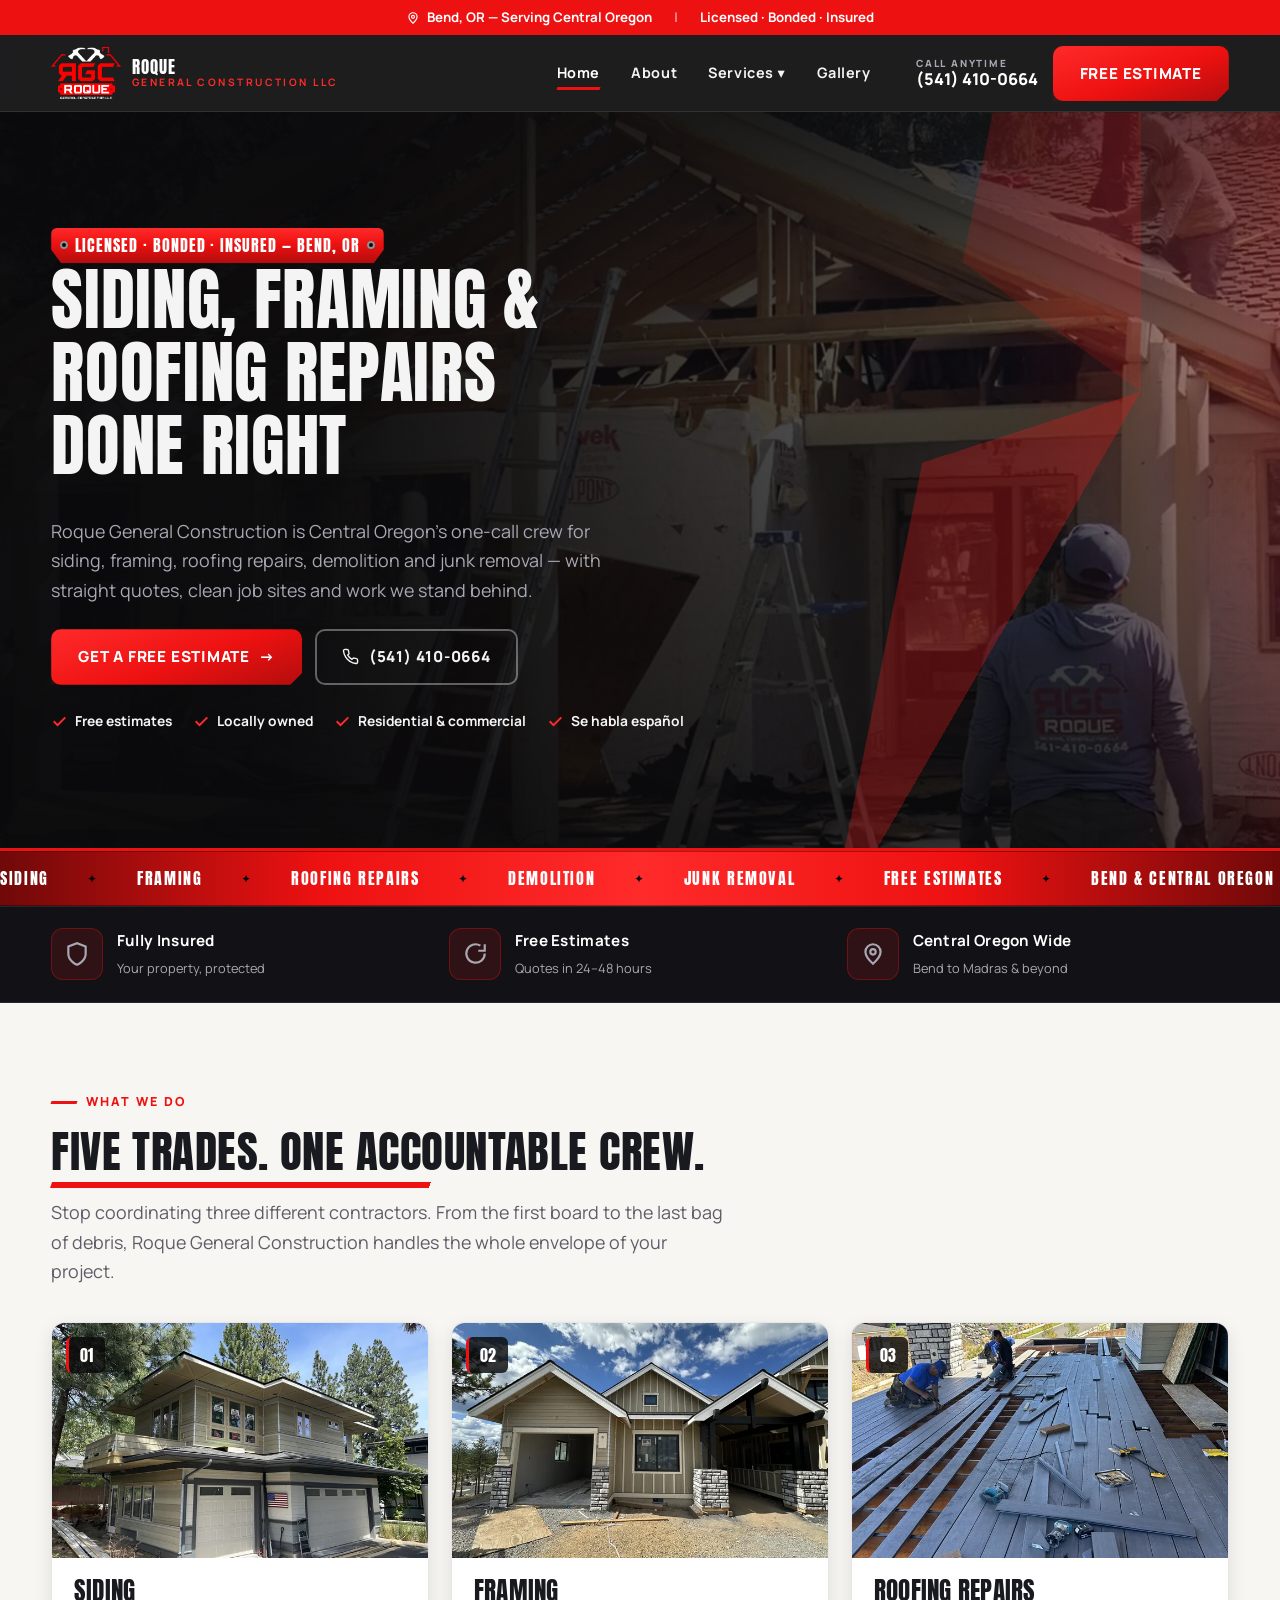
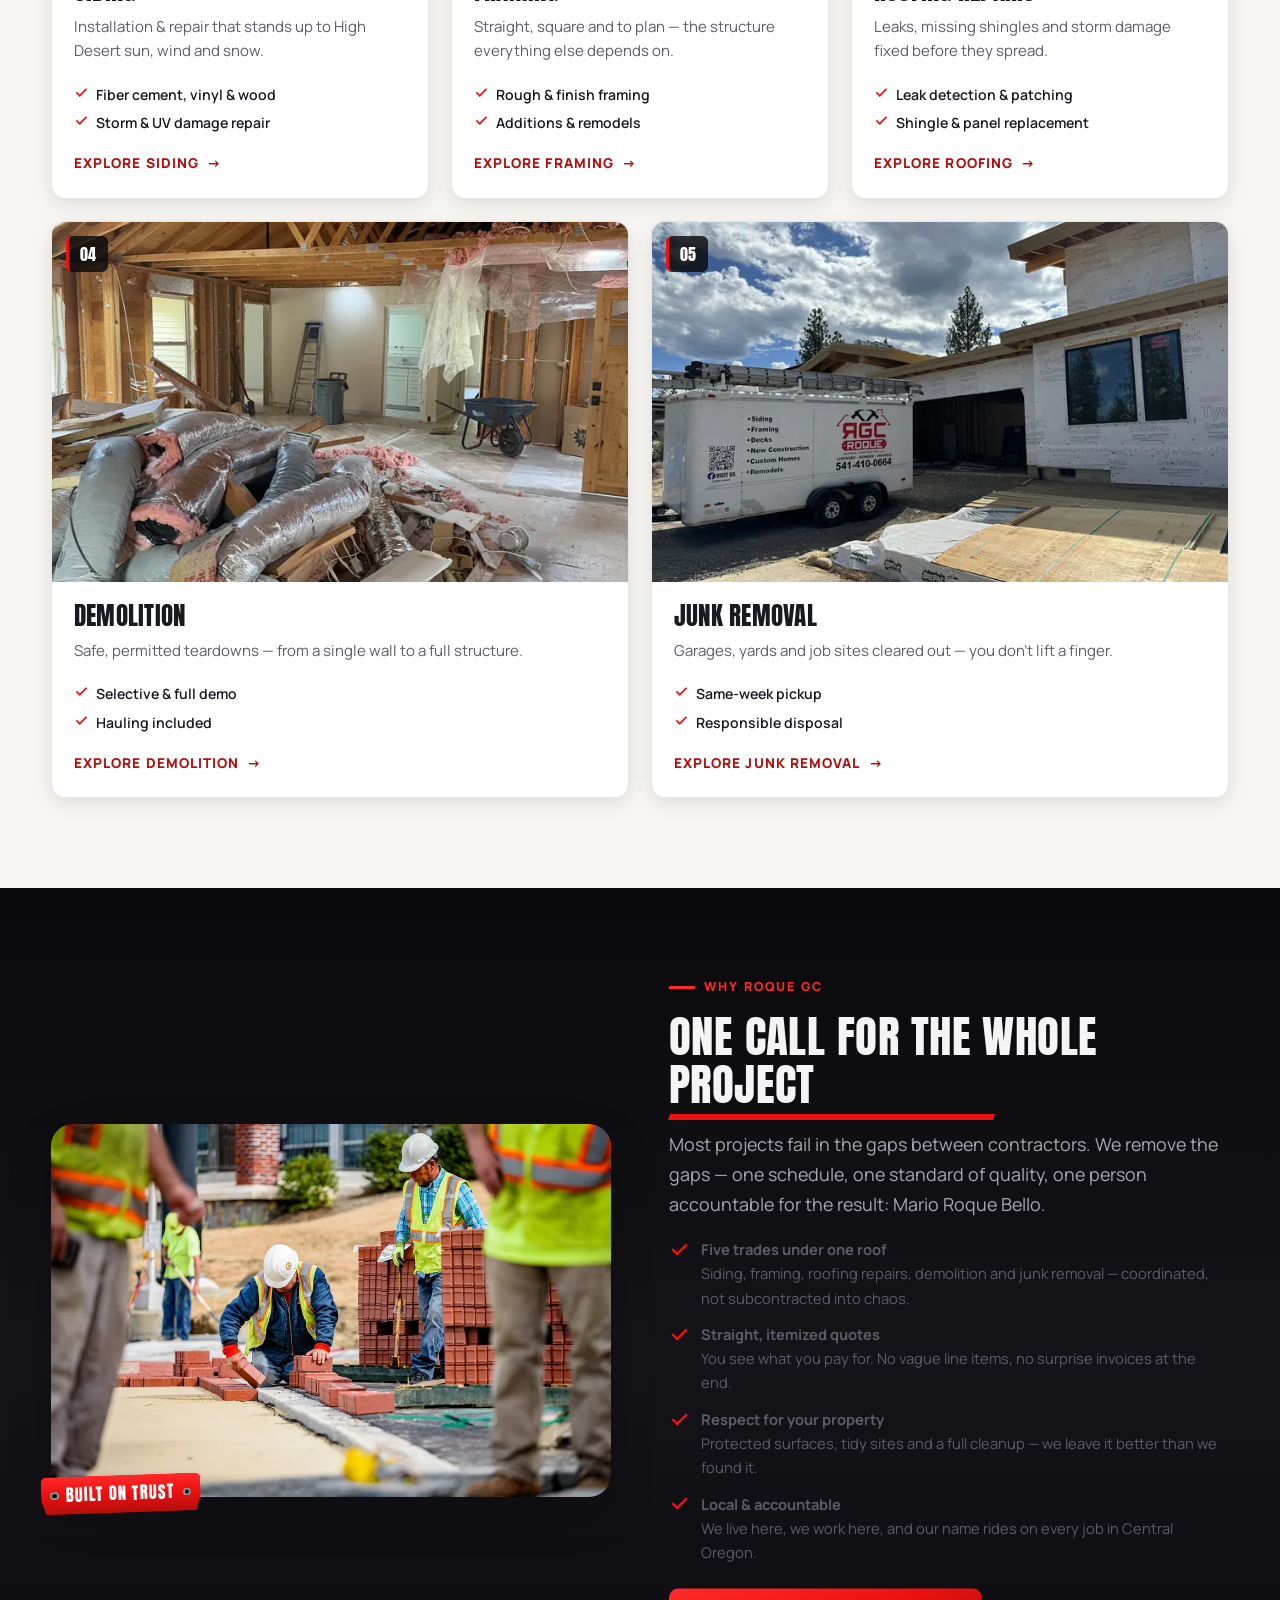
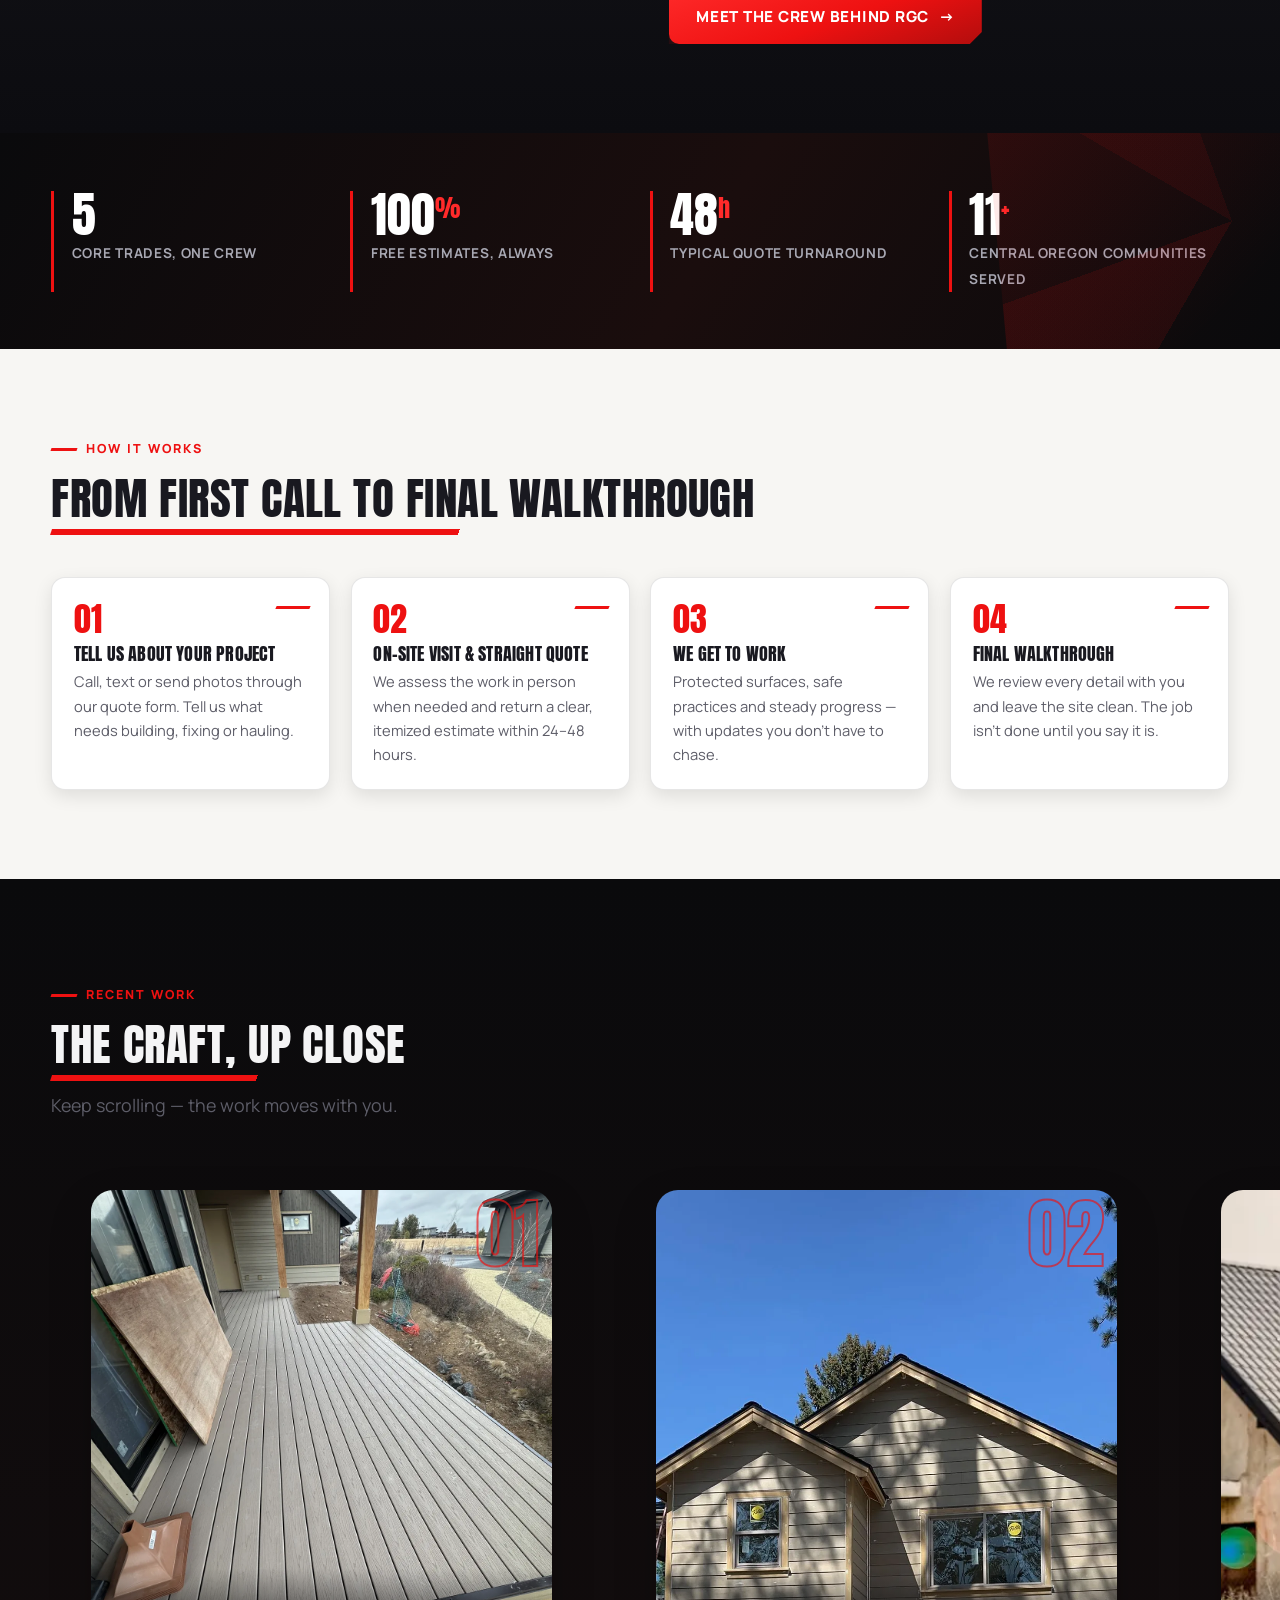
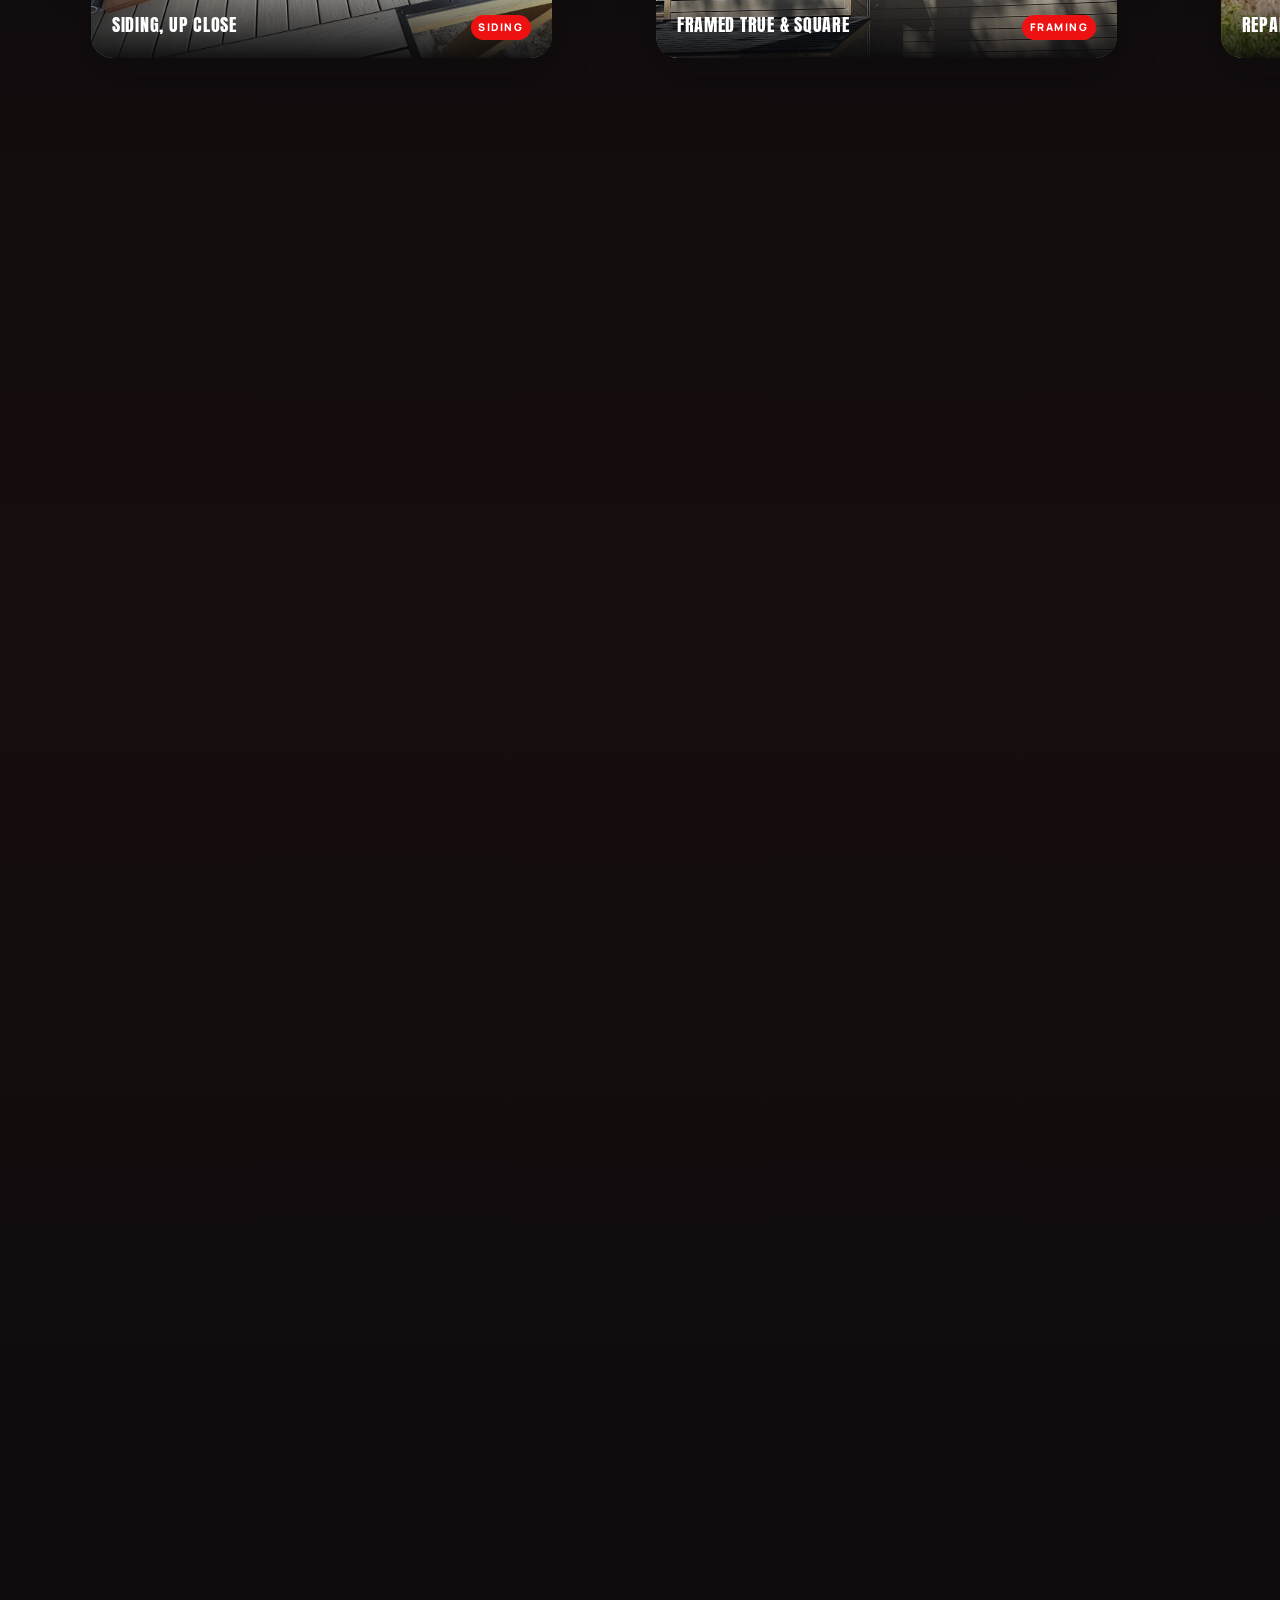
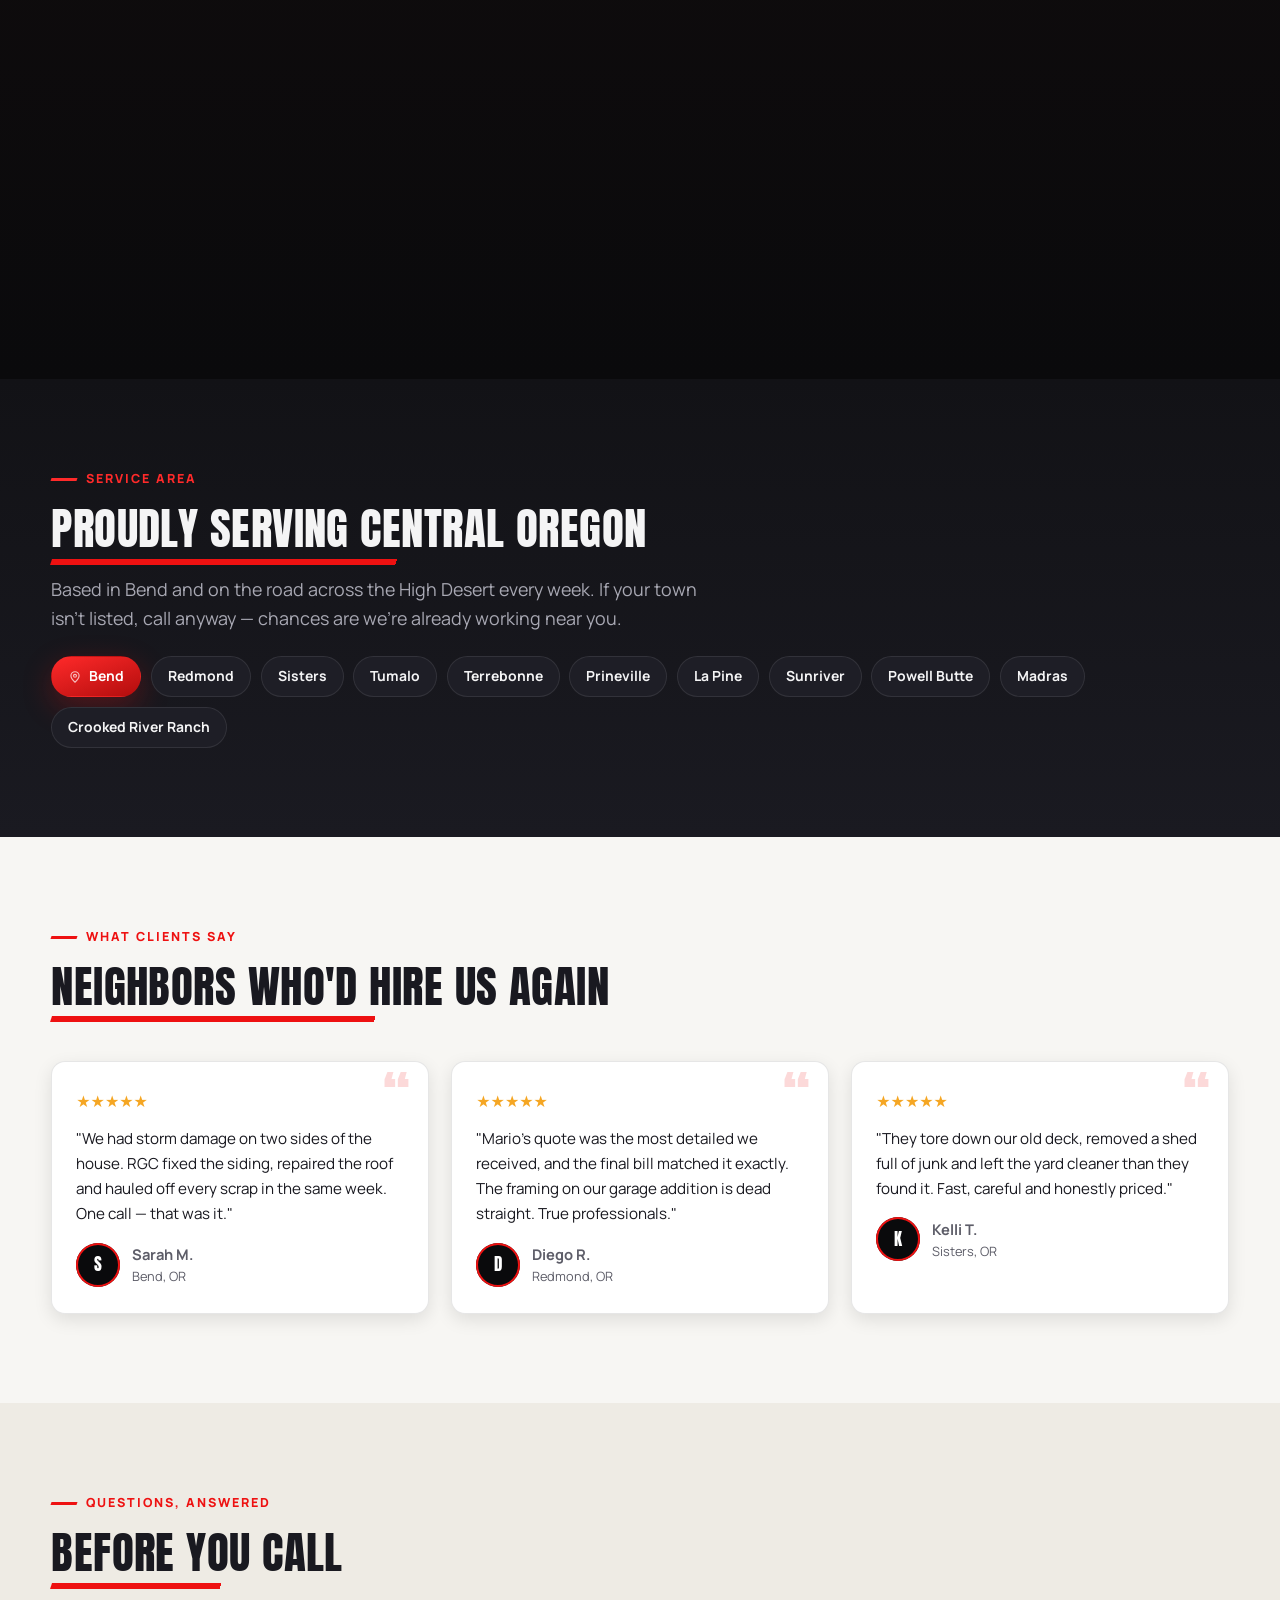
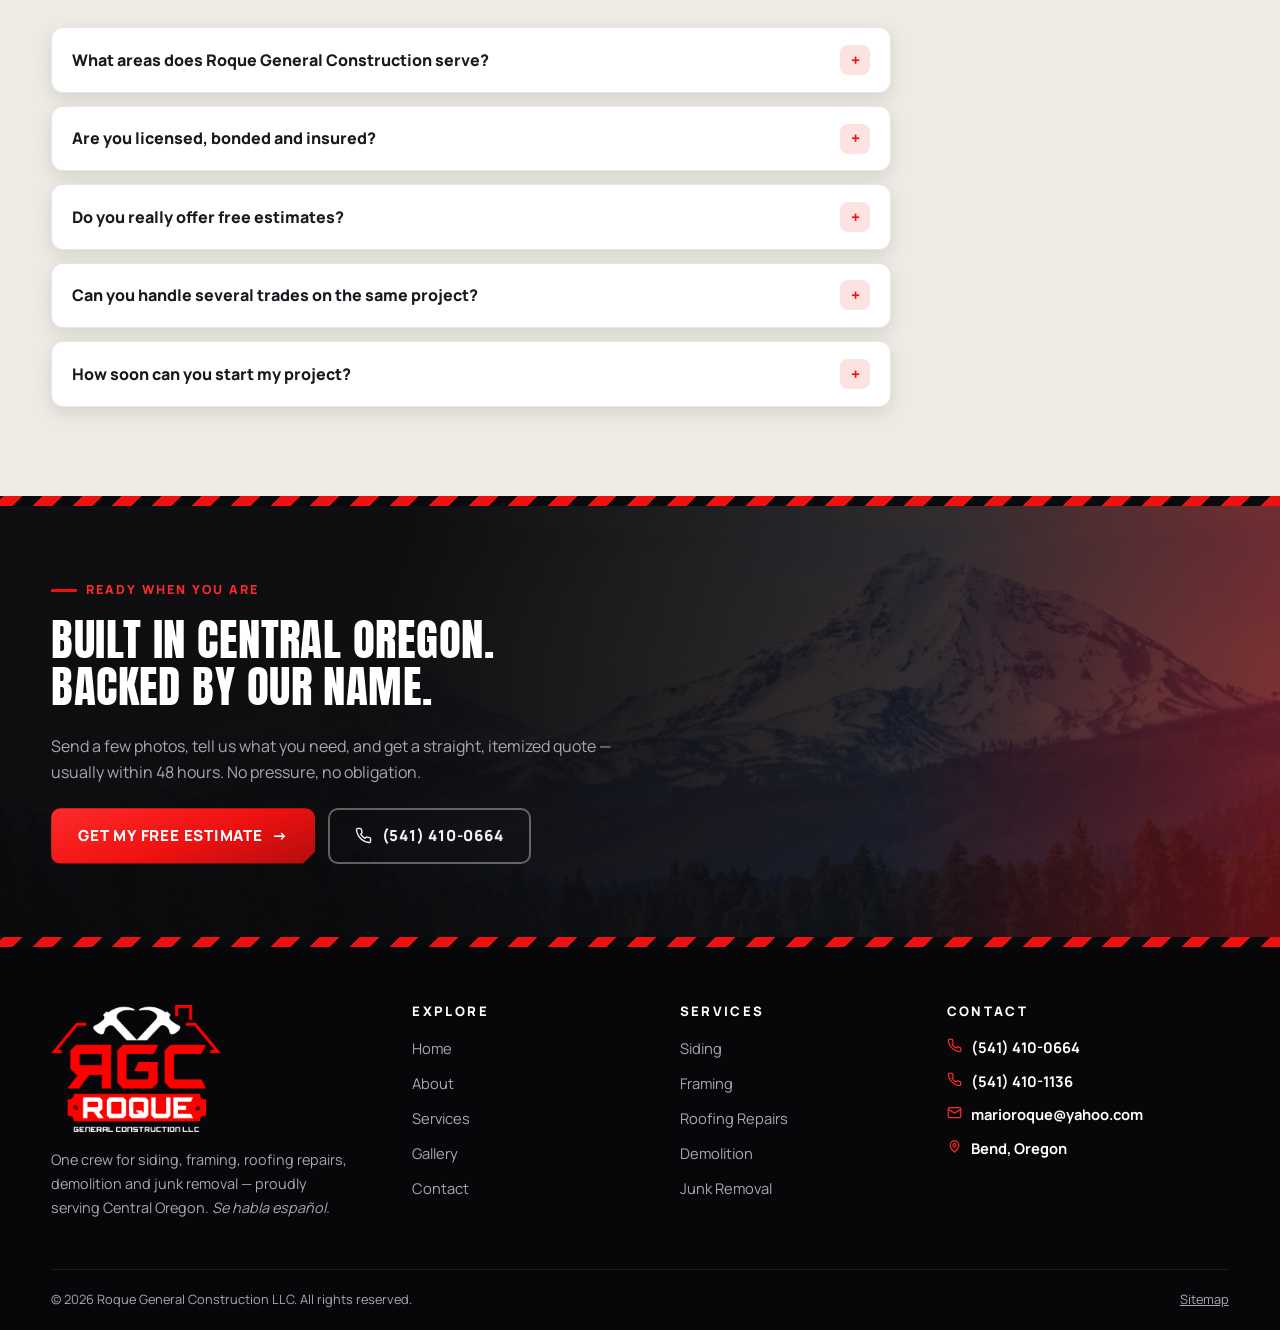
<file: index.html>
<!DOCTYPE html>
<html lang="en-US">
<head>
  <meta charset="UTF-8">
  <meta name="viewport" content="width=device-width, initial-scale=1">
  <title>General Contractor in Bend, OR | Roque General Construction</title>
  <meta name="description" content="Licensed, bonded & insured general contractor in Bend, OR. Siding, framing, roofing repairs, demolition & junk removal. Free estimates — call (541) 410-0664.">
  <link rel="canonical" href="https://roquegeneral.com/">
  <meta name="robots" content="index, follow, max-image-preview:large">
  <meta name="geo.region" content="US-OR">
  <meta name="geo.placename" content="Bend, Oregon">
  <meta name="geo.position" content="44.0582;-121.3153">
  <meta name="ICBM" content="44.0582, -121.3153">
  <meta name="theme-color" content="#0a0a0c">

  <!-- Open Graph -->
  <meta property="og:type" content="website">
  <meta property="og:site_name" content="Roque General Construction LLC">
  <meta property="og:title" content="General Contractor in Bend, OR | Roque General Construction">
  <meta property="og:description" content="Siding, framing, roofing repairs, demolition & junk removal in Central Oregon. Licensed, bonded & insured. Free estimates.">
  <meta property="og:url" content="https://roquegeneral.com/">
  <meta property="og:image" content="https://roquegeneral.com/og-image.jpg">
  <meta property="og:image:width" content="1200">
  <meta property="og:image:height" content="630">
  <meta property="og:image:alt" content="RGC — Roque General Construction LLC logo on black with red geometric shapes">
  <meta property="og:locale" content="en_US">

  <!-- Twitter -->
  <meta name="twitter:card" content="summary_large_image">
  <meta name="twitter:title" content="General Contractor in Bend, OR | Roque General Construction">
  <meta name="twitter:description" content="Siding, framing, roofing repairs, demolition & junk removal in Central Oregon. Free estimates: (541) 410-0664.">
  <meta name="twitter:image" content="https://roquegeneral.com/og-image.jpg">

  <!-- Favicons -->
  <link rel="icon" href="/favicon.ico" sizes="48x48">
  <link rel="icon" href="/favicon.svg" type="image/svg+xml">
  <link rel="icon" href="/img/icons/favicon-32x32.png" type="image/png" sizes="32x32">
  <link rel="apple-touch-icon" href="/img/icons/apple-touch-icon.png">
  <link rel="manifest" href="/site.webmanifest">

  <!-- Fonts + CSS -->
  <link rel="preconnect" href="https://fonts.googleapis.com">
  <link rel="preconnect" href="https://fonts.gstatic.com" crossorigin>
  <link href="https://fonts.googleapis.com/css2?family=Anton&family=Manrope:wght@400;500;600;700;800&display=swap" rel="stylesheet">
  <link rel="stylesheet" href="/css/styles.css?v=11">
  <link rel="preload" as="image" href="/img/photos/hero-framing.webp" fetchpriority="high">

  <!-- Datos estructurados -->
  <script type="application/ld+json">
  {
    "@context": "https://schema.org",
    "@graph": [
      {
        "@type": ["GeneralContractor", "HomeAndConstructionBusiness"],
        "@id": "https://roquegeneral.com/#business",
        "name": "Roque General Construction LLC",
        "alternateName": "RGC — Roque General Construction",
        "url": "https://roquegeneral.com/",
        "logo": "https://roquegeneral.com/img/logo-wide.png",
        "image": "https://roquegeneral.com/og-image.jpg",
        "telephone": ["+1-541-410-0664", "+1-541-410-1136"],
        "email": "marioroque@yahoo.com",
        "founder": {
          "@type": "Person",
          "name": "Mario Roque Bello",
          "jobTitle": "General Contractor"
        },
        "address": {
          "@type": "PostalAddress",
          "addressLocality": "Bend",
          "addressRegion": "OR",
          "postalCode": "97701",
          "addressCountry": "US"
        },
        "geo": { "@type": "GeoCoordinates", "latitude": 44.0582, "longitude": -121.3153 },
        "areaServed": [
          { "@type": "City", "name": "Bend, OR" },
          { "@type": "City", "name": "Redmond, OR" },
          { "@type": "City", "name": "Sisters, OR" },
          { "@type": "City", "name": "Tumalo, OR" },
          { "@type": "City", "name": "Terrebonne, OR" },
          { "@type": "City", "name": "Prineville, OR" },
          { "@type": "City", "name": "La Pine, OR" },
          { "@type": "City", "name": "Sunriver, OR" },
          { "@type": "City", "name": "Powell Butte, OR" },
          { "@type": "City", "name": "Madras, OR" },
          { "@type": "City", "name": "Crooked River Ranch, OR" }
        ],
        "openingHoursSpecification": [
          { "@type": "OpeningHoursSpecification", "dayOfWeek": ["Monday", "Tuesday", "Wednesday", "Thursday", "Friday"], "opens": "07:00", "closes": "18:00" },
          { "@type": "OpeningHoursSpecification", "dayOfWeek": "Saturday", "opens": "08:00", "closes": "14:00" }
        ],
        "priceRange": "$$",
        "slogan": "One crew. Five trades. Built right.",
        "knowsAbout": ["Siding installation", "Siding repair", "Framing", "Roofing repairs", "Roof replacement", "Residential demolition", "Junk removal", "General contracting"]
      },
      {
        "@type": "WebSite",
        "@id": "https://roquegeneral.com/#website",
        "url": "https://roquegeneral.com/",
        "name": "Roque General Construction LLC",
        "publisher": { "@id": "https://roquegeneral.com/#business" },
        "inLanguage": "en-US"
      },
      {
        "@type": "WebPage",
        "@id": "https://roquegeneral.com/#webpage",
        "url": "https://roquegeneral.com/",
        "name": "General Contractor in Bend, OR | Roque General Construction",
        "description": "Siding, framing, roofing repairs, demolition & junk removal in Bend and Central Oregon. Licensed, bonded & insured with free estimates.",
        "isPartOf": { "@id": "https://roquegeneral.com/#website" },
        "about": { "@id": "https://roquegeneral.com/#business" },
        "inLanguage": "en-US"
      },
      {
        "@type": "OfferCatalog",
        "@id": "https://roquegeneral.com/#catalog",
        "name": "Construction Services",
        "itemListElement": [
          { "@type": "Offer", "itemOffered": { "@type": "Service", "name": "Siding Installation & Repair", "url": "https://roquegeneral.com/services/siding" } },
          { "@type": "Offer", "itemOffered": { "@type": "Service", "name": "Framing", "url": "https://roquegeneral.com/services/framing" } },
          { "@type": "Offer", "itemOffered": { "@type": "Service", "name": "Roofing Repairs", "url": "https://roquegeneral.com/services/roofing-repairs" } },
          { "@type": "Offer", "itemOffered": { "@type": "Service", "name": "Demolition", "url": "https://roquegeneral.com/services/demolition" } },
          { "@type": "Offer", "itemOffered": { "@type": "Service", "name": "Junk Removal", "url": "https://roquegeneral.com/services/junk-removal" } }
        ]
      },
      {
        "@type": "FAQPage",
        "@id": "https://roquegeneral.com/#faq",
        "mainEntity": [
          {
            "@type": "Question",
            "name": "What areas does Roque General Construction serve?",
            "acceptedAnswer": { "@type": "Answer", "text": "We are based in Bend, Oregon and serve all of Central Oregon, including Redmond, Sisters, Tumalo, Terrebonne, Prineville, La Pine, Sunriver, Powell Butte, Madras and Crooked River Ranch. If you are close by, just call — we will confirm availability the same day." }
          },
          {
            "@type": "Question",
            "name": "Are you licensed, bonded and insured?",
            "acceptedAnswer": { "@type": "Answer", "text": "Yes. Roque General Construction LLC is a licensed, bonded and insured Oregon contractor. We are happy to share our license number and certificate of insurance before any work begins." }
          },
          {
            "@type": "Question",
            "name": "Do you really offer free estimates?",
            "acceptedAnswer": { "@type": "Answer", "text": "Yes — every estimate is 100% free with no obligation. Send a few photos through our quote form or request an on-site visit, and you will get a clear, itemized quote." }
          },
          {
            "@type": "Question",
            "name": "Can you handle several trades on the same project?",
            "acceptedAnswer": { "@type": "Answer", "text": "That is exactly what we do best. With siding, framing, roofing repairs, demolition and junk removal under one roof, you get one crew, one schedule and one point of contact instead of juggling multiple contractors." }
          },
          {
            "@type": "Question",
            "name": "How soon can you start my project?",
            "acceptedAnswer": { "@type": "Answer", "text": "Most estimates are returned within 24 to 48 hours. Scheduling depends on the season and project size, but we always give you a realistic start date up front — and we show up when we say we will." }
          }
        ]
      }
    ]
  }
  </script>

  <script src="/js/main.js?v=11" defer></script>
</head>
<body>
  <a class="skip-link" href="#main">Skip to main content</a>

  <!-- Topbar -->
  <div class="topbar">
    <div class="container topbar__row">
      <span class="tb-item"><svg width="14" height="14" viewBox="0 0 24 24" fill="none" stroke="currentColor" stroke-width="2" stroke-linecap="round" stroke-linejoin="round" aria-hidden="true"><path d="M12 21s7-6.1 7-11a7 7 0 1 0-14 0c0 4.9 7 11 7 11z"/><circle cx="12" cy="10" r="2.5"/></svg>Bend, OR — Serving Central Oregon</span>
      <span class="sep" aria-hidden="true">|</span>
      <span>Licensed · Bonded · Insured</span>
    </div>
  </div>

  <!-- Header -->
  <header class="site-header">
    <div class="container header__row">
      <a class="brand" href="/" aria-current="page">
        <img src="/img/logo-wide.png" alt="RGC — Roque General Construction LLC logo" width="243" height="186">
        <span class="brand__name">
          <b>Roque</b>
          <span>General Construction LLC</span>
        </span>
      </a>
      <nav class="main-nav" aria-label="Main navigation">
        <ul>
          <li><a href="/" aria-current="page">Home</a></li>
          <li><a href="/about">About</a></li>
          <li class="nav-item" id="nav-services">
            <details class="nav-item">
              <summary aria-label="Services menu">Services ▾</summary>
              <div class="nav-drop">
                <a href="/services/siding"><span class="n">01</span> Siding</a>
                <a href="/services/framing"><span class="n">02</span> Framing</a>
                <a href="/services/roofing-repairs"><span class="n">03</span> Roofing Repairs</a>
                <a href="/services/demolition"><span class="n">04</span> Demolition</a>
                <a href="/services/junk-removal"><span class="n">05</span> Junk Removal</a>
                <a href="/services"><span class="n">→</span> All services</a>
              </div>
            </details>
          </li>
          <li><a href="/gallery">Gallery</a></li>
        </ul>
      </nav>
      <div class="header__cta">
        <a class="header__phone" href="tel:+15414100664">
          <small>Call anytime</small>
          <b>(541) 410-0664</b>
        </a>
        <a class="btn btn--primary" href="/contact">Free Estimate</a>
      </div>
      <button class="nav-toggle" aria-label="Open menu" aria-expanded="false" aria-controls="drawer"><span></span></button>
    </div>
  </header>

  <!-- Drawer móvil -->
  <div class="drawer" id="drawer" aria-hidden="true">
    <div class="drawer__scrim"></div>
    <aside class="drawer__panel" role="dialog" aria-modal="true" aria-label="Menu">
      <div class="drawer__head">
        <img src="/img/logo-wide.png" alt="RGC — Roque General Construction LLC" width="145" height="111">
        <button class="drawer__close" aria-label="Close menu">×</button>
      </div>
      <nav aria-label="Mobile navigation">
        <ul>
          <li><a href="/">Home</a></li>
          <li><a href="/about">About</a></li>
          <li>
            <details>
              <summary>Services <span class="chev">▾</span></summary>
              <ul>
                <li><a href="/services/siding">Siding</a></li>
                <li><a href="/services/framing">Framing</a></li>
                <li><a href="/services/roofing-repairs">Roofing Repairs</a></li>
                <li><a href="/services/demolition">Demolition</a></li>
                <li><a href="/services/junk-removal">Junk Removal</a></li>
                <li><a href="/services">All services</a></li>
              </ul>
            </details>
          </li>
          <li><a href="/gallery">Gallery</a></li>
        </ul>
      </nav>
      <div class="drawer__cta">
        <a class="btn btn--primary" href="/contact">Get a Free Estimate</a>
        <a class="btn btn--ghost" href="tel:+15414100664"><svg width="17" height="17" viewBox="0 0 24 24" fill="none" stroke="currentColor" stroke-width="2" stroke-linecap="round" stroke-linejoin="round" aria-hidden="true"><path d="M22 16.9v3a2 2 0 0 1-2.2 2 19.8 19.8 0 0 1-8.6-3.1 19.5 19.5 0 0 1-6-6A19.8 19.8 0 0 1 2.1 4.2 2 2 0 0 1 4.1 2h3a2 2 0 0 1 2 1.7c.1 1 .4 2 .7 2.9a2 2 0 0 1-.4 2.1L8.1 10a16 16 0 0 0 6 6l1.3-1.3a2 2 0 0 1 2.1-.4c.9.3 1.9.6 2.9.7a2 2 0 0 1 1.6 2z"/></svg>(541) 410-0664</a>
        <p class="drawer__meta">Bend, OR · Mon–Fri 7am–6pm, Sat 8am–2pm<br>Licensed · Bonded · Insured</p>
      </div>
    </aside>
  </div>

  <main id="main">
    <!-- HERO -->
    <section class="hero hero--video">
      <video class="hero__bg" autoplay muted loop playsinline preload="metadata" poster="/img/photos/hero-framing.webp" aria-hidden="true" tabindex="-1">
        <source src="/videos/hero-bg.mp4" type="video/mp4">
      </video>
      <div class="hero__overlay" aria-hidden="true"></div>
      <div class="container hero__content">
        <span class="plate">Licensed · Bonded · Insured — Bend, OR</span>
        <h1>Siding, Framing &amp; <span class="accent">Roofing Repairs</span> Done Right</h1>
        <p class="hero__sub">Roque General Construction is Central Oregon's one-call crew for siding, framing, roofing repairs, demolition and junk removal — with straight quotes, clean job sites and work we stand behind.</p>
        <div class="hero__actions">
          <a class="btn btn--primary" href="/contact">Get a Free Estimate <span class="btn-arrow">→</span></a>
          <a class="btn btn--ghost" href="tel:+15414100664"><svg width="17" height="17" viewBox="0 0 24 24" fill="none" stroke="currentColor" stroke-width="2" stroke-linecap="round" stroke-linejoin="round" aria-hidden="true"><path d="M22 16.9v3a2 2 0 0 1-2.2 2 19.8 19.8 0 0 1-8.6-3.1 19.5 19.5 0 0 1-6-6A19.8 19.8 0 0 1 2.1 4.2 2 2 0 0 1 4.1 2h3a2 2 0 0 1 2 1.7c.1 1 .4 2 .7 2.9a2 2 0 0 1-.4 2.1L8.1 10a16 16 0 0 0 6 6l1.3-1.3a2 2 0 0 1 2.1-.4c.9.3 1.9.6 2.9.7a2 2 0 0 1 1.6 2z"/></svg>(541) 410-0664</a>
        </div>
        <ul class="hero__badges">
          <li><svg width="16" height="16" viewBox="0 0 16 16" fill="currentColor" aria-hidden="true"><path d="M6.5 12.5 2 8l1.4-1.4 3.1 3.1L13.6 2.7 15 4.1z"/></svg> Free estimates</li>
          <li><svg width="16" height="16" viewBox="0 0 16 16" fill="currentColor" aria-hidden="true"><path d="M6.5 12.5 2 8l1.4-1.4 3.1 3.1L13.6 2.7 15 4.1z"/></svg> Locally owned</li>
          <li><svg width="16" height="16" viewBox="0 0 16 16" fill="currentColor" aria-hidden="true"><path d="M6.5 12.5 2 8l1.4-1.4 3.1 3.1L13.6 2.7 15 4.1z"/></svg> Residential &amp; commercial</li>
          <li><svg width="16" height="16" viewBox="0 0 16 16" fill="currentColor" aria-hidden="true"><path d="M6.5 12.5 2 8l1.4-1.4 3.1 3.1L13.6 2.7 15 4.1z"/></svg> Se habla español</li>
        </ul>
      </div>
    </section>

    <!-- TICKER DE OFICIOS -->
    <div class="trade-ticker" aria-hidden="true">
      <div class="ticker__track">
        <span>Siding</span><span>Framing</span><span>Roofing Repairs</span><span>Demolition</span><span>Junk Removal</span><span>Free Estimates</span><span>Bend &amp; Central Oregon</span>
        <span>Siding</span><span>Framing</span><span>Roofing Repairs</span><span>Demolition</span><span>Junk Removal</span><span>Free Estimates</span><span>Bend &amp; Central Oregon</span>
      </div>
    </div>

    <!-- TRUSTBAR -->
    <section class="trustbar" aria-label="Why homeowners trust us">
      <div class="container trustbar__grid">
        <div class="trust reveal reveal-d1">
          <span class="trust__icon"><svg width="26" height="26" viewBox="0 0 24 24" fill="none" stroke="currentColor" stroke-width="2" aria-hidden="true"><path d="M12 22s8-3.5 8-10V5l-8-3-8 3v7c0 6.5 8 10 8 10z"/></svg></span>
          <div><b>Fully Insured</b><span>Your property, protected</span></div>
        </div>
        <div class="trust reveal reveal-d2">
          <span class="trust__icon"><svg width="26" height="26" viewBox="0 0 24 24" fill="none" stroke="currentColor" stroke-width="2" aria-hidden="true"><path d="M21 11.5a8.5 8.5 0 1 1-4-7.2"/><path d="M21 3v6h-6"/></svg></span>
          <div><b>Free Estimates</b><span>Quotes in 24–48 hours</span></div>
        </div>
        <div class="trust reveal reveal-d3">
          <span class="trust__icon"><svg width="26" height="26" viewBox="0 0 24 24" fill="none" stroke="currentColor" stroke-width="2" aria-hidden="true"><path d="M12 21s7-6.1 7-11a7 7 0 1 0-14 0c0 4.9 7 11 7 11z"/><circle cx="12" cy="10" r="2.5"/></svg></span>
          <div><b>Central Oregon Wide</b><span>Bend to Madras &amp; beyond</span></div>
        </div>
      </div>
    </section>

    <!-- SERVICIOS -->
    <section class="section" id="services">
      <div class="container">
        <p class="eyebrow">What we do</p>
        <h2 class="headline-mark">Five trades. One accountable crew.</h2>
        <p class="lead" style="margin-bottom:2.2rem">Stop coordinating three different contractors. From the first board to the last bag of debris, Roque General Construction handles the whole envelope of your project.</p>
        <div class="services-grid services-grid--5">
          <a class="service-card reveal" href="/services/siding">
            <span class="service-card__media">
              <span class="service-card__num">01</span>
              <img src="/img/photos/siding-house-640.webp" alt="Completed two-story home with dark lap siding installed by RGC" loading="lazy" width="680" height="510">
            </span>
            <span class="service-card__body">
              <h3>Siding</h3>
              <p>Installation &amp; repair that stands up to High Desert sun, wind and snow.</p>
              <ul class="service-card__list">
                <li><svg width="14" height="14" viewBox="0 0 16 16" fill="currentColor" aria-hidden="true"><path d="M6.5 12.5 2 8l1.4-1.4 3.1 3.1L13.6 2.7 15 4.1z"/></svg> Fiber cement, vinyl &amp; wood</li>
                <li><svg width="14" height="14" viewBox="0 0 16 16" fill="currentColor" aria-hidden="true"><path d="M6.5 12.5 2 8l1.4-1.4 3.1 3.1L13.6 2.7 15 4.1z"/></svg> Storm &amp; UV damage repair</li>
              </ul>
              <span class="service-card__more">Explore Siding <span class="btn-arrow">→</span></span>
            </span>
          </a>
          <a class="service-card reveal reveal-d1" href="/services/framing">
            <span class="service-card__media">
              <span class="service-card__num">02</span>
              <img src="/img/photos/framing-aerial-640.webp" alt="Home at framing stage with gable roof structure under construction" loading="lazy" width="680" height="613">
            </span>
            <span class="service-card__body">
              <h3>Framing</h3>
              <p>Straight, square and to plan — the structure everything else depends on.</p>
              <ul class="service-card__list">
                <li><svg width="14" height="14" viewBox="0 0 16 16" fill="currentColor" aria-hidden="true"><path d="M6.5 12.5 2 8l1.4-1.4 3.1 3.1L13.6 2.7 15 4.1z"/></svg> Rough &amp; finish framing</li>
                <li><svg width="14" height="14" viewBox="0 0 16 16" fill="currentColor" aria-hidden="true"><path d="M6.5 12.5 2 8l1.4-1.4 3.1 3.1L13.6 2.7 15 4.1z"/></svg> Additions &amp; remodels</li>
              </ul>
              <span class="service-card__more">Explore Framing <span class="btn-arrow">→</span></span>
            </span>
          </a>
          <a class="service-card reveal reveal-d2" href="/services/roofing-repairs">
            <span class="service-card__media">
              <span class="service-card__num">03</span>
              <img src="/img/photos/roofing-worker-640.webp" alt="Roof deck with battens and panels staged during an active reroof" loading="lazy" width="680" height="452">
            </span>
            <span class="service-card__body">
              <h3>Roofing Repairs</h3>
              <p>Leaks, missing shingles and storm damage fixed before they spread.</p>
              <ul class="service-card__list">
                <li><svg width="14" height="14" viewBox="0 0 16 16" fill="currentColor" aria-hidden="true"><path d="M6.5 12.5 2 8l1.4-1.4 3.1 3.1L13.6 2.7 15 4.1z"/></svg> Leak detection &amp; patching</li>
                <li><svg width="14" height="14" viewBox="0 0 16 16" fill="currentColor" aria-hidden="true"><path d="M6.5 12.5 2 8l1.4-1.4 3.1 3.1L13.6 2.7 15 4.1z"/></svg> Shingle &amp; panel replacement</li>
              </ul>
              <span class="service-card__more">Explore Roofing <span class="btn-arrow">→</span></span>
            </span>
          </a>
          <a class="service-card reveal" href="/services/demolition">
            <span class="service-card__media">
              <span class="service-card__num">04</span>
              <img src="/img/photos/demolition-excavator-640.webp" alt="Interior gut-out with framing exposed and debris staged for haul-off" loading="lazy" width="680" height="452">
            </span>
            <span class="service-card__body">
              <h3>Demolition</h3>
              <p>Safe, permitted teardowns — from a single wall to a full structure.</p>
              <ul class="service-card__list">
                <li><svg width="14" height="14" viewBox="0 0 16 16" fill="currentColor" aria-hidden="true"><path d="M6.5 12.5 2 8l1.4-1.4 3.1 3.1L13.6 2.7 15 4.1z"/></svg> Selective &amp; full demo</li>
                <li><svg width="14" height="14" viewBox="0 0 16 16" fill="currentColor" aria-hidden="true"><path d="M6.5 12.5 2 8l1.4-1.4 3.1 3.1L13.6 2.7 15 4.1z"/></svg> Hauling included</li>
              </ul>
              <span class="service-card__more">Explore Demolition <span class="btn-arrow">→</span></span>
            </span>
          </a>
          <a class="service-card reveal reveal-d1" href="/services/junk-removal">
            <span class="service-card__media">
              <span class="service-card__num">05</span>
              <img src="/img/photos/crew-hivis-640.webp" alt="RGC trailer parked on a Central Oregon job site" loading="lazy" width="680" height="452">
            </span>
            <span class="service-card__body">
              <h3>Junk Removal</h3>
              <p>Garages, yards and job sites cleared out — you don't lift a finger.</p>
              <ul class="service-card__list">
                <li><svg width="14" height="14" viewBox="0 0 16 16" fill="currentColor" aria-hidden="true"><path d="M6.5 12.5 2 8l1.4-1.4 3.1 3.1L13.6 2.7 15 4.1z"/></svg> Same-week pickup</li>
                <li><svg width="14" height="14" viewBox="0 0 16 16" fill="currentColor" aria-hidden="true"><path d="M6.5 12.5 2 8l1.4-1.4 3.1 3.1L13.6 2.7 15 4.1z"/></svg> Responsible disposal</li>
              </ul>
              <span class="service-card__more">Explore Junk Removal <span class="btn-arrow">→</span></span>
            </span>
          </a>
        </div>
      </div>
    </section>

    <!-- POR QUÉ RGC -->
    <section class="section section--dark">
      <div class="container split">
        <div class="split__media reveal">
          <img src="/img/photos/crew-stock.webp" alt="RGC crew working on a Central Oregon build site" loading="lazy" width="1024" height="681">
          <span class="plate plate-float">Built on trust</span>
        </div>
        <div class="reveal reveal-d1">
          <p class="eyebrow">Why Roque GC</p>
          <h2 class="headline-mark">One call for the whole project</h2>
          <p class="lead">Most projects fail in the gaps between contractors. We remove the gaps — one schedule, one standard of quality, one person accountable for the result: Mario Roque Bello.</p>
          <ul class="checklist">
            <li><svg width="20" height="20" viewBox="0 0 16 16" fill="currentColor" aria-hidden="true"><path d="M6.5 12.5 2 8l1.4-1.4 3.1 3.1L13.6 2.7 15 4.1z"/></svg><span><b>Five trades under one roof</b> <span>Siding, framing, roofing repairs, demolition and junk removal — coordinated, not subcontracted into chaos.</span></span></li>
            <li><svg width="20" height="20" viewBox="0 0 16 16" fill="currentColor" aria-hidden="true"><path d="M6.5 12.5 2 8l1.4-1.4 3.1 3.1L13.6 2.7 15 4.1z"/></svg><span><b>Straight, itemized quotes</b> <span>You see what you pay for. No vague line items, no surprise invoices at the end.</span></span></li>
            <li><svg width="20" height="20" viewBox="0 0 16 16" fill="currentColor" aria-hidden="true"><path d="M6.5 12.5 2 8l1.4-1.4 3.1 3.1L13.6 2.7 15 4.1z"/></svg><span><b>Respect for your property</b> <span>Protected surfaces, tidy sites and a full cleanup — we leave it better than we found it.</span></span></li>
            <li><svg width="20" height="20" viewBox="0 0 16 16" fill="currentColor" aria-hidden="true"><path d="M6.5 12.5 2 8l1.4-1.4 3.1 3.1L13.6 2.7 15 4.1z"/></svg><span><b>Local &amp; accountable</b> <span>We live here, we work here, and our name rides on every job in Central Oregon.</span></span></li>
          </ul>
          <a class="btn btn--primary" href="/about">Meet the crew behind RGC <span class="btn-arrow">→</span></a>
        </div>
      </div>
    </section>

    <!-- STATS -->
    <section class="stats section--tight" aria-label="Roque General Construction in numbers">
      <div class="container stats__grid">
        <div class="stat reveal"><b><span data-counter="5">5</span></b><span>Core trades, one crew</span></div>
        <div class="stat reveal reveal-d1"><b><span data-counter="100">100</span><sup>%</sup></b><span>Free estimates, always</span></div>
        <div class="stat reveal reveal-d2"><b><span data-counter="48">48</span><sup>h</sup></b><span>Typical quote turnaround</span></div>
        <div class="stat reveal reveal-d3"><b><span data-counter="11">11</span><sup>+</sup></b><span>Central Oregon communities served</span></div>
      </div>
    </section>

    <!-- PROCESO -->
    <section class="section">
      <div class="container">
        <p class="eyebrow">How it works</p>
        <h2 class="headline-mark">From first call to final walkthrough</h2>
        <ol class="steps">
          <li class="reveal">
            <h3>Tell us about your project</h3>
            <p>Call, text or send photos through our quote form. Tell us what needs building, fixing or hauling.</p>
          </li>
          <li class="reveal reveal-d1">
            <h3>On-site visit &amp; straight quote</h3>
            <p>We assess the work in person when needed and return a clear, itemized estimate within 24–48 hours.</p>
          </li>
          <li class="reveal reveal-d2">
            <h3>We get to work</h3>
            <p>Protected surfaces, safe practices and steady progress — with updates you don't have to chase.</p>
          </li>
          <li class="reveal reveal-d3">
            <h3>Final walkthrough</h3>
            <p>We review every detail with you and leave the site clean. The job isn't done until you say it is.</p>
          </li>
        </ol>
      </div>
    </section>

    <!-- TRABAJO: SCROLL HORIZONTAL PILOTEADO -->
    <section class="hscroll" id="work">
      <div class="hscroll__sticky">
        <div class="hscroll__inner">
          <div>
            <p class="eyebrow">Recent work</p>
            <h2 class="headline-mark">The craft, up close</h2>
            <p class="lead">Keep scrolling — the work moves with you.</p>
          </div>
          <span class="hs-hint" aria-hidden="true">Swipe
            <svg width="16" height="16" viewBox="0 0 24 24" fill="none" stroke="currentColor" stroke-width="2.5" stroke-linecap="round" stroke-linejoin="round"><path d="m9 18 6-6-6-6"/></svg>
          </span>
        </div>
        <div class="hscroll__track">
          <figure class="hp">
            <span class="hp__num" aria-hidden="true">01</span>
            <img src="/img/photos/siding-detail.webp" alt="Completed lap siding gable with black-framed windows" loading="lazy" width="920" height="780">
            <figcaption><b>Siding, up close</b><span class="hp__tag">Siding</span></figcaption>
          </figure>
          <figure class="hp">
            <span class="hp__num" aria-hidden="true">02</span>
            <img src="/img/photos/framing-vert.webp" alt="Two-story home framed with lumber staged on site" loading="lazy" width="1200" height="899">
            <figcaption><b>Framed true &amp; square</b><span class="hp__tag">Framing</span></figcaption>
          </figure>
          <figure class="hp">
            <span class="hp__num" aria-hidden="true">03</span>
            <img src="/img/photos/roofing-stock-640.webp" alt="Roofer installing metal panels on a residential roof" loading="lazy" width="680" height="452">
            <figcaption><b>Repairs that hold</b><span class="hp__tag">Roofing</span></figcaption>
          </figure>
          <figure class="hp">
            <span class="hp__num" aria-hidden="true">04</span>
            <img src="/img/photos/demolition-stock-640.webp" alt="Excavator tearing down an old residential structure" loading="lazy" width="680" height="452">
            <figcaption><b>Controlled teardowns</b><span class="hp__tag">Demolition</span></figcaption>
          </figure>
          <figure class="hp">
            <span class="hp__num" aria-hidden="true">05</span>
            <img src="/img/photos/project-craftsman.webp" alt="Completed craftsman home with stone and cedar details" loading="lazy" width="1600" height="1200">
            <figcaption><b>Finished projects</b><span class="hp__tag">Projects</span></figcaption>
          </figure>
          <a class="hp hp--cta" href="/gallery">
            <b>View the full gallery</b>
            <span>Open gallery →</span>
          </a>
        </div>
      </div>
    </section>

    <!-- ÁREA DE SERVICIO -->
    <section class="section section--panel">
      <div class="container">
        <p class="eyebrow">Service area</p>
        <h2 class="headline-mark">Proudly serving Central Oregon</h2>
        <p class="lead">Based in Bend and on the road across the High Desert every week. If your town isn't listed, call anyway — chances are we're already working near you.</p>
        <div class="area-chips">
          <span class="chip chip--hot"><svg width="14" height="14" viewBox="0 0 24 24" fill="none" stroke="currentColor" stroke-width="2" stroke-linecap="round" stroke-linejoin="round" aria-hidden="true"><path d="M12 21s7-6.1 7-11a7 7 0 1 0-14 0c0 4.9 7 11 7 11z"/><circle cx="12" cy="10" r="2.5"/></svg>Bend</span>
          <span class="chip">Redmond</span>
          <span class="chip">Sisters</span>
          <span class="chip">Tumalo</span>
          <span class="chip">Terrebonne</span>
          <span class="chip">Prineville</span>
          <span class="chip">La Pine</span>
          <span class="chip">Sunriver</span>
          <span class="chip">Powell Butte</span>
          <span class="chip">Madras</span>
          <span class="chip">Crooked River Ranch</span>
        </div>
      </div>
    </section>

    <!-- TESTIMONIOS -->
    <section class="section">
      <div class="container">
        <div style="display:flex;flex-wrap:wrap;gap:1rem;align-items:flex-end;justify-content:space-between">
          <div>
            <p class="eyebrow">What clients say</p>
            <h2 class="headline-mark">Neighbors who'd hire us again</h2>
          </div>
          <span class="rv-hint" aria-hidden="true">Swipe
            <svg width="16" height="16" viewBox="0 0 24 24" fill="none" stroke="currentColor" stroke-width="2.5" stroke-linecap="round" stroke-linejoin="round"><path d="m9 18 6-6-6-6"/></svg>
          </span>
        </div>
        <div class="reviews-grid" style="margin-top:1.8rem">
          <article class="review reveal">
            <span class="stars" aria-label="5 out of 5 stars">★★★★★</span>
            <p>"We had storm damage on two sides of the house. RGC fixed the siding, repaired the roof and hauled off every scrap in the same week. One call — that was it."</p>
            <footer><span class="avatar" aria-hidden="true">S</span><span><b>Sarah M.</b><span>Bend, OR</span></span></footer>
          </article>
          <article class="review reveal reveal-d1">
            <span class="stars" aria-label="5 out of 5 stars">★★★★★</span>
            <p>"Mario's quote was the most detailed we received, and the final bill matched it exactly. The framing on our garage addition is dead straight. True professionals."</p>
            <footer><span class="avatar" aria-hidden="true">D</span><span><b>Diego R.</b><span>Redmond, OR</span></span></footer>
          </article>
          <article class="review reveal reveal-d2">
            <span class="stars" aria-label="5 out of 5 stars">★★★★★</span>
            <p>"They tore down our old deck, removed a shed full of junk and left the yard cleaner than they found it. Fast, careful and honestly priced."</p>
            <footer><span class="avatar" aria-hidden="true">K</span><span><b>Kelli T.</b><span>Sisters, OR</span></span></footer>
          </article>
        </div>
      </div>
    </section>

    <!-- FAQ -->
    <section class="section section--paper2" id="faq">
      <div class="container">
        <p class="eyebrow">Questions, answered</p>
        <h2 class="headline-mark">Before you call</h2>
        <div class="faq" style="margin-top:1.8rem">
          <details>
            <summary>What areas does Roque General Construction serve? <span class="chev" aria-hidden="true">+</span></summary>
            <div class="faq__a"><p>We are based in Bend, Oregon and serve all of Central Oregon, including Redmond, Sisters, Tumalo, Terrebonne, Prineville, La Pine, Sunriver, Powell Butte, Madras and Crooked River Ranch. If you are close by, just call — we will confirm availability the same day.</p></div>
          </details>
          <details>
            <summary>Are you licensed, bonded and insured? <span class="chev" aria-hidden="true">+</span></summary>
            <div class="faq__a"><p>Yes. Roque General Construction LLC is a licensed, bonded and insured Oregon contractor. We are happy to share our license number and certificate of insurance before any work begins.</p></div>
          </details>
          <details>
            <summary>Do you really offer free estimates? <span class="chev" aria-hidden="true">+</span></summary>
            <div class="faq__a"><p>Yes — every estimate is 100% free with no obligation. Send a few photos through our quote form or request an on-site visit, and you will get a clear, itemized quote.</p></div>
          </details>
          <details>
            <summary>Can you handle several trades on the same project? <span class="chev" aria-hidden="true">+</span></summary>
            <div class="faq__a"><p>That is exactly what we do best. With siding, framing, roofing repairs, demolition and junk removal under one roof, you get one crew, one schedule and one point of contact instead of juggling multiple contractors.</p></div>
          </details>
          <details>
            <summary>How soon can you start my project? <span class="chev" aria-hidden="true">+</span></summary>
            <div class="faq__a"><p>Most estimates are returned within 24 to 48 hours. Scheduling depends on the season and project size, but we always give you a realistic start date up front — and we show up when we say we will.</p></div>
          </details>
        </div>
      </div>
    </section>

    <!-- CTA BAND -->
    <div class="hazard" aria-hidden="true"></div>
    <section class="cta-band">
      <div class="cta-band__bg" aria-hidden="true">
        <img src="/img/photos/bend-sisters.webp" alt="" loading="lazy" width="1600" height="1067">
      </div>
      <div class="container">
        <p class="eyebrow" style="color:var(--red-bright)">Ready when you are</p>
        <h2>Built in Central Oregon. Backed by our name.</h2>
        <p>Send a few photos, tell us what you need, and get a straight, itemized quote — usually within 48 hours. No pressure, no obligation.</p>
        <div class="cta-band__actions">
          <a class="btn btn--primary" href="/contact">Get My Free Estimate <span class="btn-arrow">→</span></a>
          <a class="btn btn--ghost" href="tel:+15414100664"><svg width="17" height="17" viewBox="0 0 24 24" fill="none" stroke="currentColor" stroke-width="2" stroke-linecap="round" stroke-linejoin="round" aria-hidden="true"><path d="M22 16.9v3a2 2 0 0 1-2.2 2 19.8 19.8 0 0 1-8.6-3.1 19.5 19.5 0 0 1-6-6A19.8 19.8 0 0 1 2.1 4.2 2 2 0 0 1 4.1 2h3a2 2 0 0 1 2 1.7c.1 1 .4 2 .7 2.9a2 2 0 0 1-.4 2.1L8.1 10a16 16 0 0 0 6 6l1.3-1.3a2 2 0 0 1 2.1-.4c.9.3 1.9.6 2.9.7a2 2 0 0 1 1.6 2z"/></svg>(541) 410-0664</a>
        </div>
      </div>
    </section>
  </main>

  <!-- Footer -->
  <footer class="site-footer">
    <div class="container">
      <div class="footer__grid">
        <div class="footer__brand">
          <img src="/img/logo-wide.png" alt="RGC — Roque General Construction LLC" loading="lazy" width="200" height="150">
          <p>One crew for siding, framing, roofing repairs, demolition and junk removal — proudly serving Central Oregon. <em>Se habla español.</em></p>
        </div>
        <div class="footer__col">
          <h4>Explore</h4>
          <ul>
            <li><a href="/">Home</a></li>
            <li><a href="/about">About</a></li>
            <li><a href="/services">Services</a></li>
            <li><a href="/gallery">Gallery</a></li>
            <li><a href="/contact">Contact</a></li>
          </ul>
        </div>
        <div class="footer__col">
          <h4>Services</h4>
          <ul>
            <li><a href="/services/siding">Siding</a></li>
            <li><a href="/services/framing">Framing</a></li>
            <li><a href="/services/roofing-repairs">Roofing Repairs</a></li>
            <li><a href="/services/demolition">Demolition</a></li>
            <li><a href="/services/junk-removal">Junk Removal</a></li>
          </ul>
        </div>
        <div class="footer__col">
          <h4>Contact</h4>
          <p class="f-line"><svg width="15" height="15" viewBox="0 0 24 24" fill="none" stroke="currentColor" stroke-width="2" aria-hidden="true"><path d="M22 16.9v3a2 2 0 0 1-2.2 2 19.8 19.8 0 0 1-8.6-3.1 19.5 19.5 0 0 1-6-6A19.8 19.8 0 0 1 2.1 4.2 2 2 0 0 1 4.1 2h3a2 2 0 0 1 2 1.7c.1 1 .4 2 .7 2.9a2 2 0 0 1-.4 2.1L8.1 10a16 16 0 0 0 6 6l1.3-1.3a2 2 0 0 1 2.1-.4c.9.3 1.9.6 2.9.7a2 2 0 0 1 1.6 2z"/></svg><a href="tel:+15414100664">(541) 410-0664</a></p>
          <p class="f-line"><svg width="15" height="15" viewBox="0 0 24 24" fill="none" stroke="currentColor" stroke-width="2" aria-hidden="true"><path d="M22 16.9v3a2 2 0 0 1-2.2 2 19.8 19.8 0 0 1-8.6-3.1 19.5 19.5 0 0 1-6-6A19.8 19.8 0 0 1 2.1 4.2 2 2 0 0 1 4.1 2h3a2 2 0 0 1 2 1.7c.1 1 .4 2 .7 2.9a2 2 0 0 1-.4 2.1L8.1 10a16 16 0 0 0 6 6l1.3-1.3a2 2 0 0 1 2.1-.4c.9.3 1.9.6 2.9.7a2 2 0 0 1 1.6 2z"/></svg><a href="tel:+15414101136">(541) 410-1136</a></p>
          <p class="f-line"><svg width="15" height="15" viewBox="0 0 24 24" fill="none" stroke="currentColor" stroke-width="2" aria-hidden="true"><rect x="2" y="4" width="20" height="16" rx="2"/><path d="m22 7-10 6L2 7"/></svg><a href="mailto:marioroque@yahoo.com">marioroque@yahoo.com</a></p>
          <p class="f-line"><svg width="15" height="15" viewBox="0 0 24 24" fill="none" stroke="currentColor" stroke-width="2" aria-hidden="true"><path d="M12 21s7-6.1 7-11a7 7 0 1 0-14 0c0 4.9 7 11 7 11z"/><circle cx="12" cy="10" r="2.5"/></svg><span style="color:#fff;font-weight:700">Bend, Oregon</span></p>
        </div>
      </div>
      <div class="footer-legal">
        <span>© <span data-year>2026</span> Roque General Construction LLC. All rights reserved.</span>
<span><a href="/sitemap.xml">Sitemap</a></span>
      </div>
    </div>
  </footer>

  <!-- CTA móvil fija -->
  <div class="mobile-cta">
    <a href="tel:+15414100664"><svg width="16" height="16" viewBox="0 0 24 24" fill="none" stroke="currentColor" stroke-width="2" stroke-linecap="round" stroke-linejoin="round" aria-hidden="true"><path d="M22 16.9v3a2 2 0 0 1-2.2 2 19.8 19.8 0 0 1-8.6-3.1 19.5 19.5 0 0 1-6-6A19.8 19.8 0 0 1 2.1 4.2 2 2 0 0 1 4.1 2h3a2 2 0 0 1 2 1.7c.1 1 .4 2 .7 2.9a2 2 0 0 1-.4 2.1L8.1 10a16 16 0 0 0 6 6l1.3-1.3a2 2 0 0 1 2.1-.4c.9.3 1.9.6 2.9.7a2 2 0 0 1 1.6 2z"/></svg>Call Now</a>
    <a href="/contact">Free Estimate →</a>
  </div>

  <button class="back-top" aria-label="Back to top">↑</button>
</body>
</html>
</file>
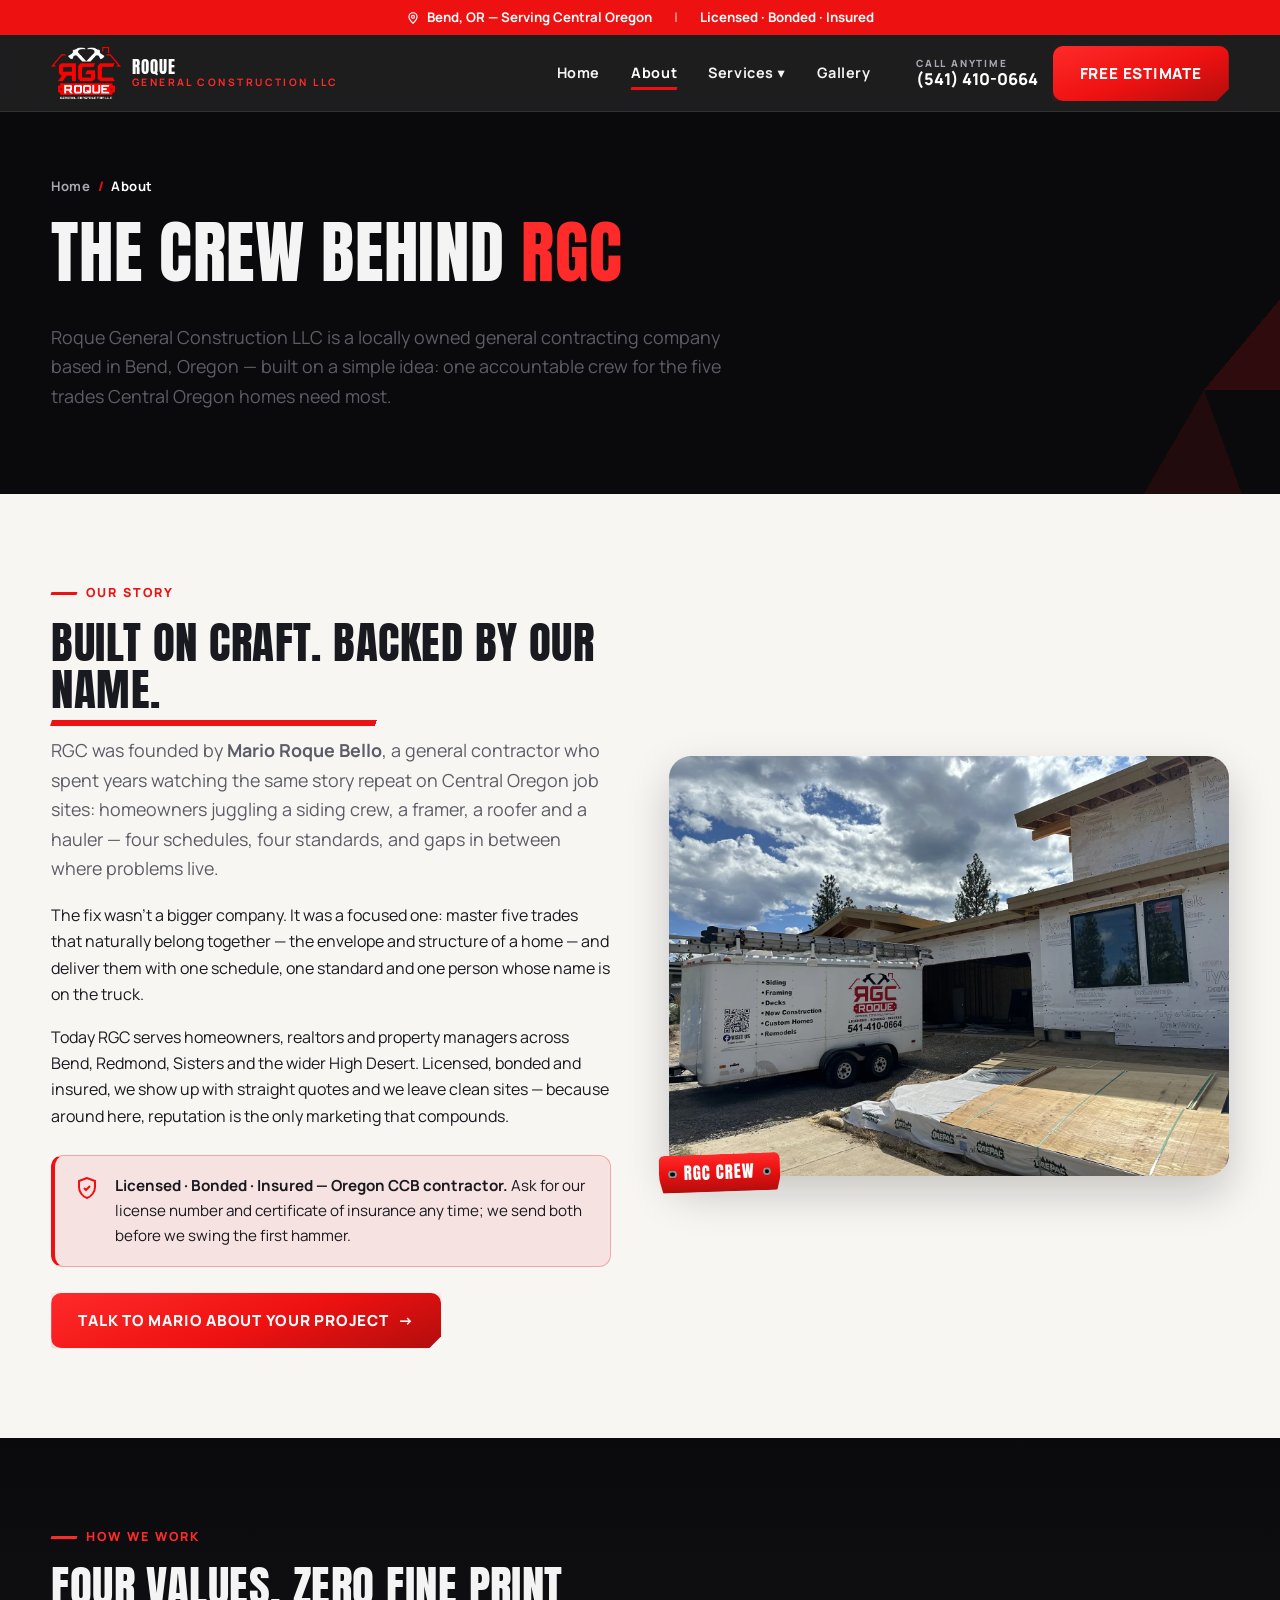
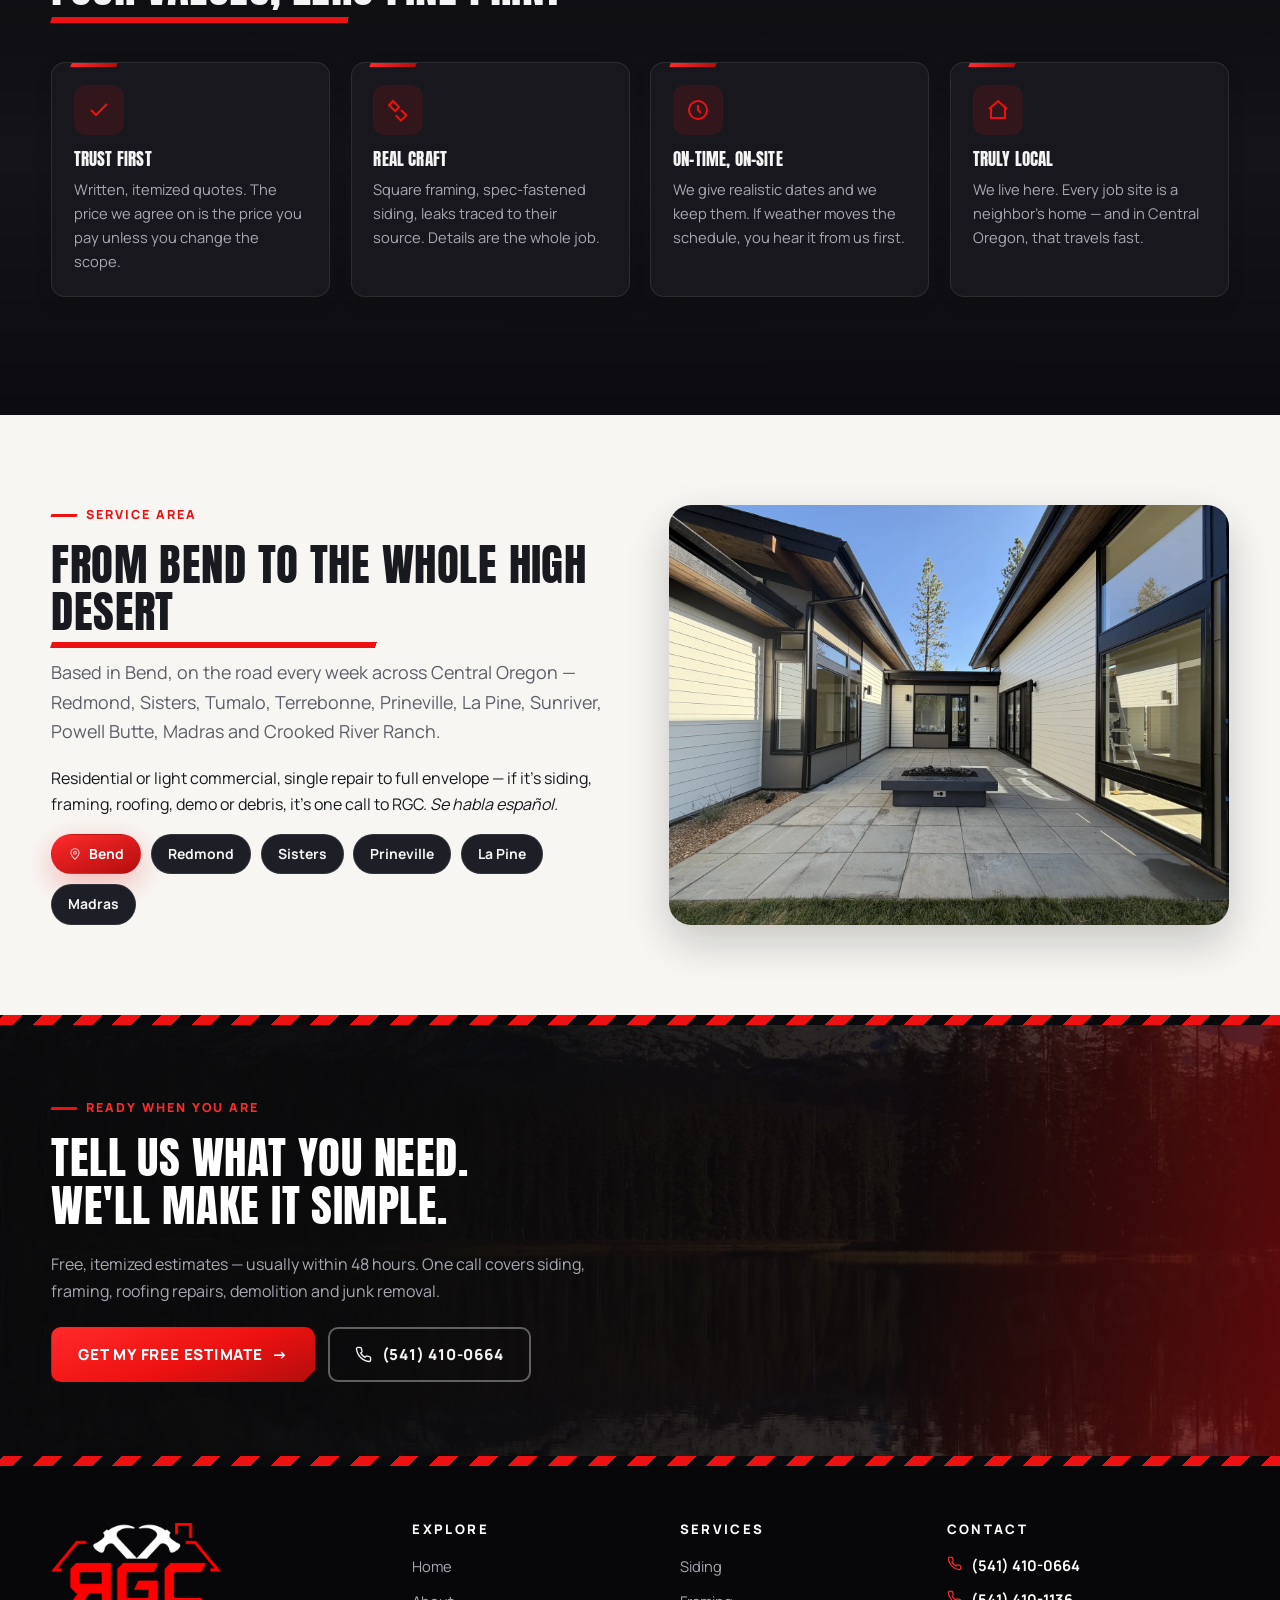
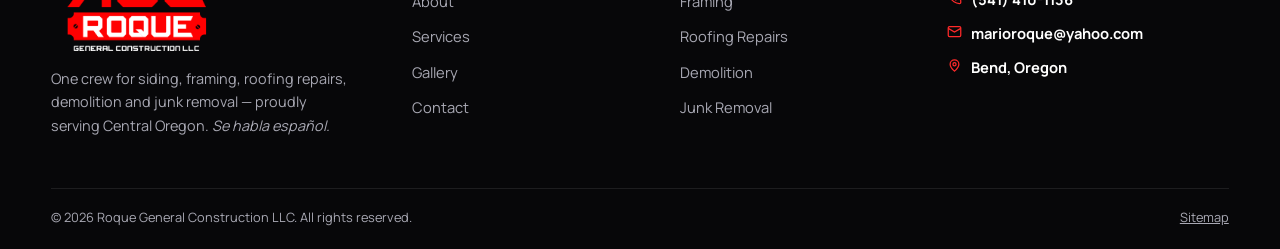
<file: about.html>
<!DOCTYPE html>
<html lang="en-US">
<head>
  <meta charset="UTF-8">
  <meta name="viewport" content="width=device-width, initial-scale=1">
  <title>About Us | Roque General Construction — Bend, OR</title>
  <meta name="description" content="Meet Mario Roque Bello and the RGC crew: a licensed, bonded & insured general contractor in Bend, OR serving all of Central Oregon. Se habla español.">
  <link rel="canonical" href="https://roquegeneral.com/about">
  <meta name="robots" content="index, follow, max-image-preview:large">
  <meta name="geo.region" content="US-OR">
  <meta name="geo.placename" content="Bend, Oregon">
  <meta name="geo.position" content="44.0582;-121.3153">
  <meta name="ICBM" content="44.0582, -121.3153">
  <meta name="theme-color" content="#0a0a0c">
  <meta property="og:type" content="website">
  <meta property="og:site_name" content="Roque General Construction LLC">
  <meta property="og:title" content="About Us | Roque General Construction — Bend, OR">
  <meta property="og:description" content="Meet Mario Roque Bello and the RGC crew: a licensed, bonded & insured general contractor in Bend, OR serving all of Central Oregon. Se habla español.">
  <meta property="og:url" content="https://roquegeneral.com/about">
  <meta property="og:locale" content="en_US">
  <meta property="og:image" content="https://roquegeneral.com/og-image.jpg">
  <meta property="og:image:width" content="1200">
  <meta property="og:image:height" content="630">
  <meta property="og:image:alt" content="RGC — Roque General Construction LLC logo on black with red geometric shapes">
  <meta name="twitter:image" content="https://roquegeneral.com/og-image.jpg">
  <meta name="twitter:card" content="summary_large_image">
  <meta name="twitter:title" content="About Us | Roque General Construction — Bend, OR">
  <meta name="twitter:description" content="Meet Mario Roque Bello and the RGC crew: a licensed, bonded & insured general contractor in Bend, OR serving all of Central Oregon. Se habla español.">
  <link rel="icon" href="/favicon.ico" sizes="48x48">
  <link rel="icon" href="/favicon.svg" type="image/svg+xml">
  <link rel="icon" href="/img/icons/favicon-32x32.png" type="image/png" sizes="32x32">
  <link rel="apple-touch-icon" href="/img/icons/apple-touch-icon.png">
  <link rel="manifest" href="/site.webmanifest">
  <link rel="preconnect" href="https://fonts.googleapis.com">
  <link rel="preconnect" href="https://fonts.gstatic.com" crossorigin>
  <link href="https://fonts.googleapis.com/css2?family=Anton&family=Manrope:wght@400;500;600;700;800&display=swap" rel="stylesheet">
  <link rel="stylesheet" href="/css/styles.css?v=15">
  <script type="application/ld+json">
{
  "@context": "https://schema.org",
  "@graph": [
    {
      "@id": "https://roquegeneral.com/#business"
    },
    {
      "@type": "WebPage",
      "@id": "https://roquegeneral.com/about#webpage",
      "url": "https://roquegeneral.com/about",
      "name": "About Roque General Construction LLC",
      "isPartOf": {
        "@id": "https://roquegeneral.com/#website"
      },
      "about": {
        "@id": "https://roquegeneral.com/#business"
      },
      "inLanguage": "en-US"
    },
    {
      "@type": "AboutPage",
      "@id": "https://roquegeneral.com/about#aboutpage",
      "url": "https://roquegeneral.com/about",
      "name": "About Roque General Construction LLC",
      "inLanguage": "en-US"
    },
    {
      "@type": "BreadcrumbList",
      "itemListElement": [
        {
          "@type": "ListItem",
          "position": 1,
          "name": "Home",
          "item": "https://roquegeneral.com/"
        },
        {
          "@type": "ListItem",
          "position": 2,
          "name": "About",
          "item": "https://roquegeneral.com/about"
        }
      ]
    }
  ]
}
  </script>
  <script src="/js/main.js?v=15" defer></script>
</head>
<body>
  <a class="skip-link" href="#main">Skip to main content</a>

  <div class="topbar">
    <div class="container topbar__row">
      <span class="tb-item"><svg width="14" height="14" viewBox="0 0 24 24" fill="none" stroke="currentColor" stroke-width="2" stroke-linecap="round" stroke-linejoin="round" aria-hidden="true"><path d="M12 21s7-6.1 7-11a7 7 0 1 0-14 0c0 4.9 7 11 7 11z"/><circle cx="12" cy="10" r="2.5"/></svg>Bend, OR — Serving Central Oregon</span>
      <span class="sep" aria-hidden="true">|</span>
      <span>Licensed · Bonded · Insured</span>
    </div>
  </div>

  <header class="site-header">
    <div class="container header__row">
      <a class="brand" href="/">
        <img src="/img/logo-wide.png" alt="RGC — Roque General Construction LLC logo" width="243" height="186">
        <span class="brand__name">
          <b>Roque</b>
          <span>General Construction LLC</span>
        </span>
      </a>
      <nav class="main-nav" aria-label="Main navigation">
        <ul>
          <li><a href="/">Home</a></li>
          <li><a href="/about" aria-current="page">About</a></li>
          <li>
            <details class="nav-item">
              <summary aria-label="Services menu">Services ▾</summary>
              <div class="nav-drop">
                <a href="/services/siding"><span class="n">01</span> Siding</a>
                <a href="/services/framing"><span class="n">02</span> Framing</a>
                <a href="/services/roofing-repairs"><span class="n">03</span> Roofing Repairs</a>
                <a href="/services/demolition"><span class="n">04</span> Demolition</a>
                <a href="/services/junk-removal"><span class="n">05</span> Junk Removal</a>
                <a href="/services"><span class="n">→</span> All services</a>
              </div>
            </details>
          </li>
          <li><a href="/gallery">Gallery</a></li>
        </ul>
      </nav>
      <div class="header__cta">
        <a class="header__phone" href="tel:+15414100664">
          <small>Call anytime</small>
          <b>(541) 410-0664</b>
        </a>
        <a class="btn btn--primary" href="/contact">Free Estimate</a>
      </div>
      <button class="nav-toggle" aria-label="Open menu" aria-expanded="false" aria-controls="drawer"><span></span></button>
    </div>
  </header>

  <div class="drawer" id="drawer" aria-hidden="true">
    <div class="drawer__scrim"></div>
    <aside class="drawer__panel" role="dialog" aria-modal="true" aria-label="Menu">
      <div class="drawer__head">
        <img src="/img/logo-wide.png" alt="RGC — Roque General Construction LLC" width="145" height="111">
        <button class="drawer__close" aria-label="Close menu">×</button>
      </div>
      <nav aria-label="Mobile navigation">
        <ul>
          <li><a href="/">Home</a></li>
          <li><a href="/about">About</a></li>
          <li>
            <details>
              <summary>Services <span class="chev">▾</span></summary>
              <ul>
                <li><a href="/services/siding">Siding</a></li>
                <li><a href="/services/framing">Framing</a></li>
                <li><a href="/services/roofing-repairs">Roofing Repairs</a></li>
                <li><a href="/services/demolition">Demolition</a></li>
                <li><a href="/services/junk-removal">Junk Removal</a></li>
                <li><a href="/services">All services</a></li>
              </ul>
            </details>
          </li>
          <li><a href="/gallery">Gallery</a></li>
        </ul>
      </nav>
      <div class="drawer__cta">
        <a class="btn btn--primary" href="/contact">Get a Free Estimate</a>
        <a class="btn btn--ghost" href="tel:+15414100664"><svg width="17" height="17" viewBox="0 0 24 24" fill="none" stroke="currentColor" stroke-width="2" stroke-linecap="round" stroke-linejoin="round" aria-hidden="true"><path d="M22 16.9v3a2 2 0 0 1-2.2 2 19.8 19.8 0 0 1-8.6-3.1 19.5 19.5 0 0 1-6-6A19.8 19.8 0 0 1 2.1 4.2 2 2 0 0 1 4.1 2h3a2 2 0 0 1 2 1.7c.1 1 .4 2 .7 2.9a2 2 0 0 1-.4 2.1L8.1 10a16 16 0 0 0 6 6l1.3-1.3a2 2 0 0 1 2.1-.4c.9.3 1.9.6 2.9.7a2 2 0 0 1 1.6 2z"/></svg>(541) 410-0664</a>
        <p class="drawer__meta">Bend, OR · Mon–Fri 7am–6pm, Sat 8am–2pm<br>Licensed · Bonded · Insured</p>
      </div>
    </aside>
  </div>


  <main id="main">
    <section class="page-hero">
      <div class="container page-hero__inner">
        <ul class="breadcrumb"><li><a href="/">Home</a></li><li><span aria-current="page">About</span></li></ul>
        <h1>The crew behind <span style="color:var(--red-bright)">RGC</span></h1>
        <p class="lead">Roque General Construction LLC is a locally owned general contracting company based in Bend, Oregon — built on a simple idea: one accountable crew for the five trades Central Oregon homes need most.</p>
      </div>
    </section>

    <section class="section">
      <div class="container split">
        <div class="reveal">
          <p class="eyebrow">Our story</p>
          <h2 class="headline-mark">Built on craft. Backed by our name.</h2>
          <p class="lead">RGC was founded by <b>Mario Roque Bello</b>, a general contractor who spent years watching the same story repeat on Central Oregon job sites: homeowners juggling a siding crew, a framer, a roofer and a hauler — four schedules, four standards, and gaps in between where problems live.</p>
          <p>The fix wasn't a bigger company. It was a focused one: master five trades that naturally belong together — the envelope and structure of a home — and deliver them with one schedule, one standard and one person whose name is on the truck.</p>
          <p>Today RGC serves homeowners, realtors and property managers across Bend, Redmond, Sisters and the wider High Desert. Licensed, bonded and insured, we show up with straight quotes and we leave clean sites — because around here, reputation is the only marketing that compounds.</p>
          <div class="info-banner">
            <svg width="24" height="24" viewBox="0 0 24 24" fill="none" stroke="currentColor" stroke-width="2" aria-hidden="true"><path d="M12 2 4 5v6c0 5 3.4 9.4 8 11 4.6-1.6 8-6 8-11V5l-8-3z"/><path d="M9 12l2 2 4-4"/></svg>
            <p><b>Licensed · Bonded · Insured — Oregon CCB contractor.</b> Ask for our license number and certificate of insurance any time; we send both before we swing the first hammer.</p>
          </div>
          <a class="btn btn--primary" href="/contact">Talk to Mario about your project <span class="btn-arrow">→</span></a>
        </div>
        <div class="split__media reveal reveal-d1">
          <img src="/img/photos/crew-hivis.webp" alt="RGC trailer on a Central Oregon job site" loading="lazy" width="1600" height="1200">
          <span class="plate plate-float">RGC crew</span>
        </div>
      </div>
    </section>

    <section class="section section--dark">
      <div class="container">
        <p class="eyebrow">How we work</p>
        <h2 class="headline-mark">Four values, zero fine print</h2>
        <div class="feature-cards feature-cards--4" style="margin-top:1.8rem">
          <div class="feature-card reveal">
            <span class="fc-icon"><svg width="24" height="24" viewBox="0 0 24 24" fill="none" stroke="currentColor" stroke-width="2" aria-hidden="true"><path d="M20 6 9 17l-5-5"/></svg></span>
            <h3>Trust first</h3>
            <p>Written, itemized quotes. The price we agree on is the price you pay unless you change the scope.</p>
          </div>
          <div class="feature-card reveal reveal-d1">
            <span class="fc-icon"><svg width="24" height="24" viewBox="0 0 24 24" fill="none" stroke="currentColor" stroke-width="2" aria-hidden="true"><path d="m15 12 5.3 5.3L15 22.6 9.7 17.3M3 7l4-4 6 6-4 4-6-6z"/></svg></span>
            <h3>Real craft</h3>
            <p>Square framing, spec-fastened siding, leaks traced to their source. Details are the whole job.</p>
          </div>
          <div class="feature-card reveal reveal-d2">
            <span class="fc-icon"><svg width="24" height="24" viewBox="0 0 24 24" fill="none" stroke="currentColor" stroke-width="2" aria-hidden="true"><circle cx="12" cy="12" r="9"/><path d="M12 7v5l3 3"/></svg></span>
            <h3>On-time, on-site</h3>
            <p>We give realistic dates and we keep them. If weather moves the schedule, you hear it from us first.</p>
          </div>
          <div class="feature-card reveal reveal-d3">
            <span class="fc-icon"><svg width="24" height="24" viewBox="0 0 24 24" fill="none" stroke="currentColor" stroke-width="2" aria-hidden="true"><path d="M3 11 12 3l9 8M5 10v10h14V10"/></svg></span>
            <h3>Truly local</h3>
            <p>We live here. Every job site is a neighbor's home — and in Central Oregon, that travels fast.</p>
          </div>
        </div>
      </div>
    </section>

    <section class="section">
      <div class="container split split--rev">
        <div class="split__media reveal">
          <img src="/img/photos/project-patio.webp" alt="Completed modern home with fire-pit patio built in Central Oregon" loading="lazy" width="1600" height="1200">
        </div>
        <div class="reveal reveal-d1">
          <p class="eyebrow">Service area</p>
          <h2 class="headline-mark">From Bend to the whole High Desert</h2>
          <p class="lead">Based in Bend, on the road every week across Central Oregon — Redmond, Sisters, Tumalo, Terrebonne, Prineville, La Pine, Sunriver, Powell Butte, Madras and Crooked River Ranch.</p>
          <p>Residential or light commercial, single repair to full envelope — if it's siding, framing, roofing, demo or debris, it's one call to RGC. <em>Se habla español.</em></p>
          <div class="area-chips" style="margin-top:1rem">
            <span class="chip chip--hot"><svg width="14" height="14" viewBox="0 0 24 24" fill="none" stroke="currentColor" stroke-width="2" stroke-linecap="round" stroke-linejoin="round" aria-hidden="true"><path d="M12 21s7-6.1 7-11a7 7 0 1 0-14 0c0 4.9 7 11 7 11z"/><circle cx="12" cy="10" r="2.5"/></svg>Bend</span><span class="chip">Redmond</span><span class="chip">Sisters</span><span class="chip">Prineville</span><span class="chip">La Pine</span><span class="chip">Madras</span>
          </div>
        </div>
      </div>
    </section>

    <div class="hazard" aria-hidden="true"></div>
    <section class="cta-band">
      <div class="cta-band__bg" aria-hidden="true">
        <img src="/img/photos/bend-lake.webp" alt="" loading="lazy" width="1600" height="1067">
      </div>
      <div class="container">
        <p class="eyebrow" style="color:var(--red-bright)">Ready when you are</p>
        <h2>Tell us what you need. We'll make it simple.</h2>
        <p>Free, itemized estimates — usually within 48 hours. One call covers siding, framing, roofing repairs, demolition and junk removal.</p>
        <div class="cta-band__actions">
          <a class="btn btn--primary" href="/contact">Get My Free Estimate <span class="btn-arrow">→</span></a>
          <a class="btn btn--ghost" href="tel:+15414100664"><svg width="17" height="17" viewBox="0 0 24 24" fill="none" stroke="currentColor" stroke-width="2" stroke-linecap="round" stroke-linejoin="round" aria-hidden="true"><path d="M22 16.9v3a2 2 0 0 1-2.2 2 19.8 19.8 0 0 1-8.6-3.1 19.5 19.5 0 0 1-6-6A19.8 19.8 0 0 1 2.1 4.2 2 2 0 0 1 4.1 2h3a2 2 0 0 1 2 1.7c.1 1 .4 2 .7 2.9a2 2 0 0 1-.4 2.1L8.1 10a16 16 0 0 0 6 6l1.3-1.3a2 2 0 0 1 2.1-.4c.9.3 1.9.6 2.9.7a2 2 0 0 1 1.6 2z"/></svg>(541) 410-0664</a>
        </div>
      </div>
    </section>
  </main>

  <footer class="site-footer">
    <div class="container">
      <div class="footer__grid">
        <div class="footer__brand">
          <img src="/img/logo-wide.png" alt="RGC — Roque General Construction LLC" loading="lazy" width="200" height="150">
          <p>One crew for siding, framing, roofing repairs, demolition and junk removal — proudly serving Central Oregon. <em>Se habla español.</em></p>
        </div>
        <div class="footer__col">
          <h4>Explore</h4>
          <ul>
            <li><a href="/">Home</a></li>
            <li><a href="/about">About</a></li>
            <li><a href="/services">Services</a></li>
            <li><a href="/gallery">Gallery</a></li>
            <li><a href="/contact">Contact</a></li>
          </ul>
        </div>
        <div class="footer__col">
          <h4>Services</h4>
          <ul>
            <li><a href="/services/siding">Siding</a></li>
            <li><a href="/services/framing">Framing</a></li>
            <li><a href="/services/roofing-repairs">Roofing Repairs</a></li>
            <li><a href="/services/demolition">Demolition</a></li>
            <li><a href="/services/junk-removal">Junk Removal</a></li>
          </ul>
        </div>
        <div class="footer__col">
          <h4>Contact</h4>
          <p class="f-line"><svg width="15" height="15" viewBox="0 0 24 24" fill="none" stroke="currentColor" stroke-width="2" aria-hidden="true"><path d="M22 16.9v3a2 2 0 0 1-2.2 2 19.8 19.8 0 0 1-8.6-3.1 19.5 19.5 0 0 1-6-6A19.8 19.8 0 0 1 2.1 4.2 2 2 0 0 1 4.1 2h3a2 2 0 0 1 2 1.7c.1 1 .4 2 .7 2.9a2 2 0 0 1-.4 2.1L8.1 10a16 16 0 0 0 6 6l1.3-1.3a2 2 0 0 1 2.1-.4c.9.3 1.9.6 2.9.7a2 2 0 0 1 1.6 2z"/></svg><a href="tel:+15414100664">(541) 410-0664</a></p>
          <p class="f-line"><svg width="15" height="15" viewBox="0 0 24 24" fill="none" stroke="currentColor" stroke-width="2" aria-hidden="true"><path d="M22 16.9v3a2 2 0 0 1-2.2 2 19.8 19.8 0 0 1-8.6-3.1 19.5 19.5 0 0 1-6-6A19.8 19.8 0 0 1 2.1 4.2 2 2 0 0 1 4.1 2h3a2 2 0 0 1 2 1.7c.1 1 .4 2 .7 2.9a2 2 0 0 1-.4 2.1L8.1 10a16 16 0 0 0 6 6l1.3-1.3a2 2 0 0 1 2.1-.4c.9.3 1.9.6 2.9.7a2 2 0 0 1 1.6 2z"/></svg><a href="tel:+15414101136">(541) 410-1136</a></p>
          <p class="f-line"><svg width="15" height="15" viewBox="0 0 24 24" fill="none" stroke="currentColor" stroke-width="2" aria-hidden="true"><rect x="2" y="4" width="20" height="16" rx="2"/><path d="m22 7-10 6L2 7"/></svg><a href="mailto:marioroque@yahoo.com">marioroque@yahoo.com</a></p>
          <p class="f-line"><svg width="15" height="15" viewBox="0 0 24 24" fill="none" stroke="currentColor" stroke-width="2" aria-hidden="true"><path d="M12 21s7-6.1 7-11a7 7 0 1 0-14 0c0 4.9 7 11 7 11z"/><circle cx="12" cy="10" r="2.5"/></svg><span style="color:#fff;font-weight:700">Bend, Oregon</span></p>
        </div>
      </div>
      <div class="footer-legal">
        <span>© <span data-year>2026</span> Roque General Construction LLC. All rights reserved.</span>
<span><a href="/sitemap.xml">Sitemap</a></span>
      </div>
    </div>
  </footer>

  <div class="mobile-cta">
    <a href="tel:+15414100664"><svg width="16" height="16" viewBox="0 0 24 24" fill="none" stroke="currentColor" stroke-width="2" stroke-linecap="round" stroke-linejoin="round" aria-hidden="true"><path d="M22 16.9v3a2 2 0 0 1-2.2 2 19.8 19.8 0 0 1-8.6-3.1 19.5 19.5 0 0 1-6-6A19.8 19.8 0 0 1 2.1 4.2 2 2 0 0 1 4.1 2h3a2 2 0 0 1 2 1.7c.1 1 .4 2 .7 2.9a2 2 0 0 1-.4 2.1L8.1 10a16 16 0 0 0 6 6l1.3-1.3a2 2 0 0 1 2.1-.4c.9.3 1.9.6 2.9.7a2 2 0 0 1 1.6 2z"/></svg>Call Now</a>
    <a href="/contact">Free Estimate →</a>
  </div>

  <button class="back-top" aria-label="Back to top">↑</button>
</body>
</html>
</file>
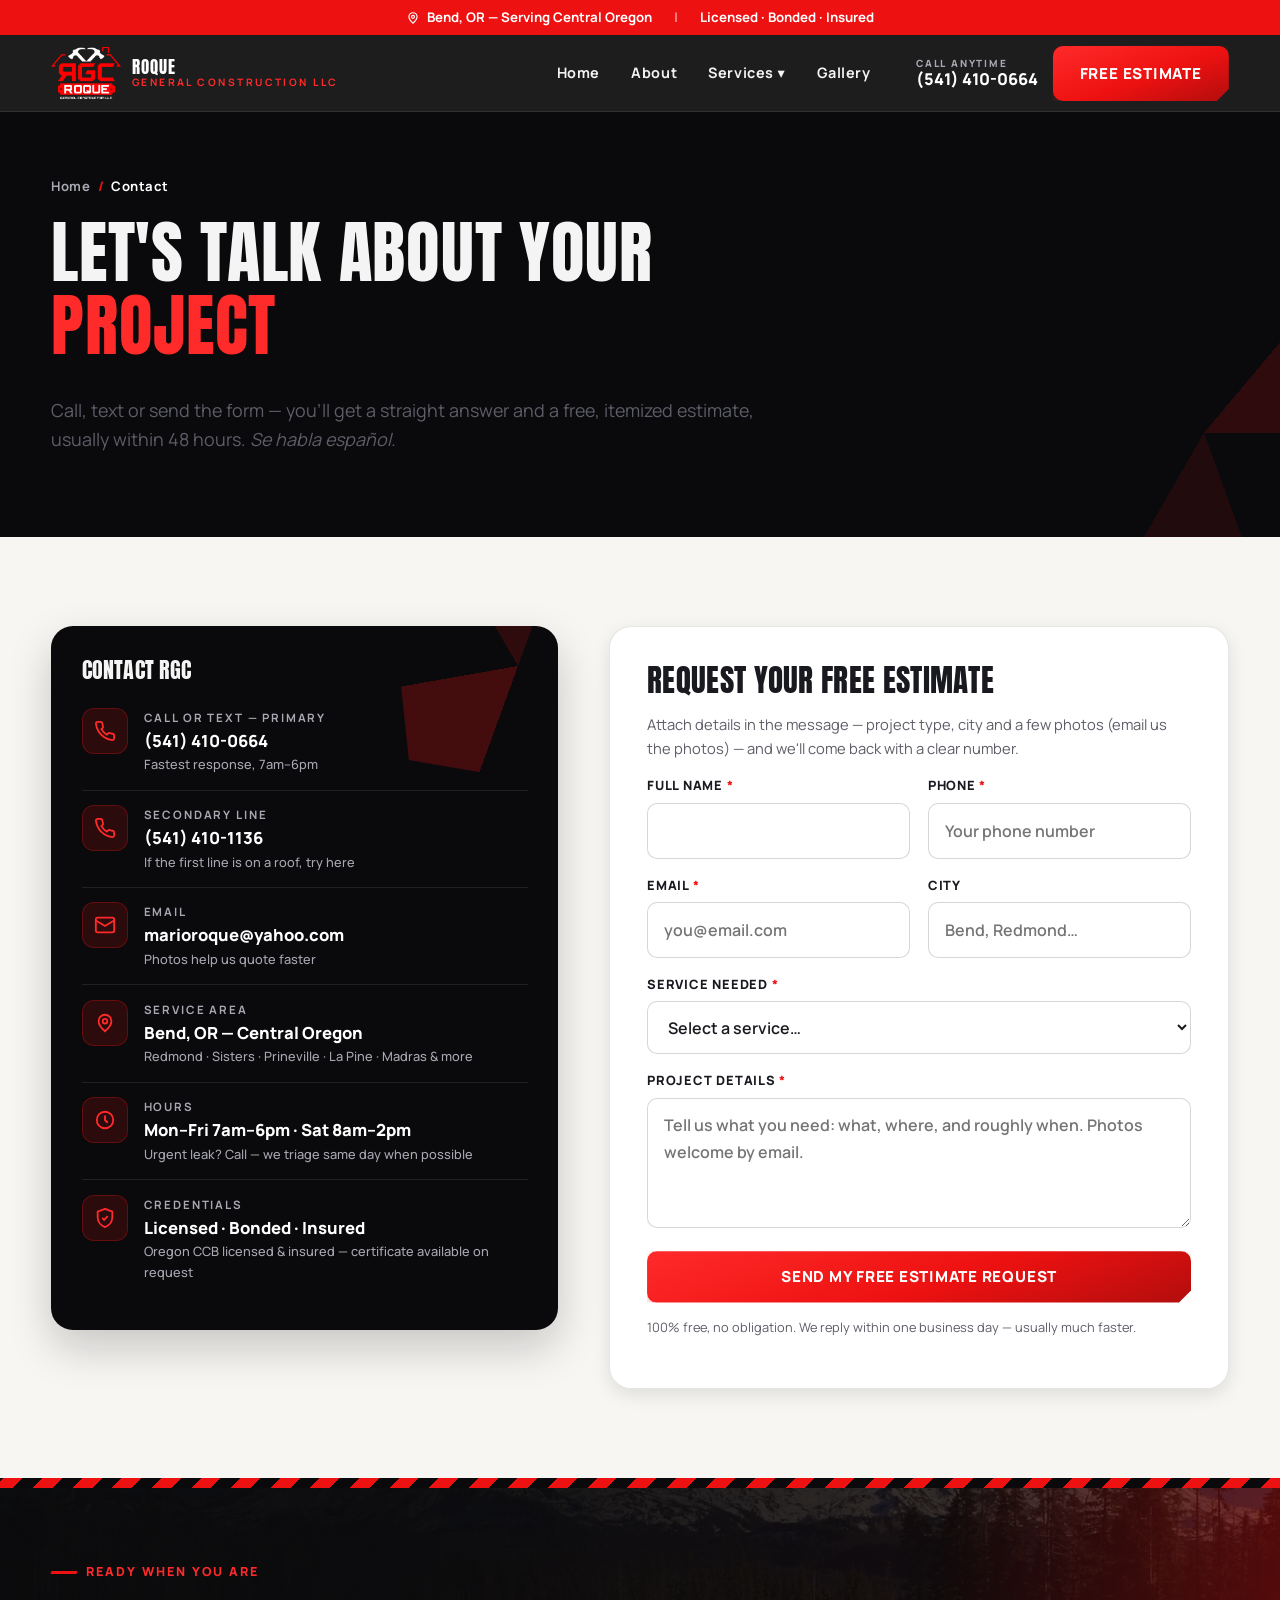
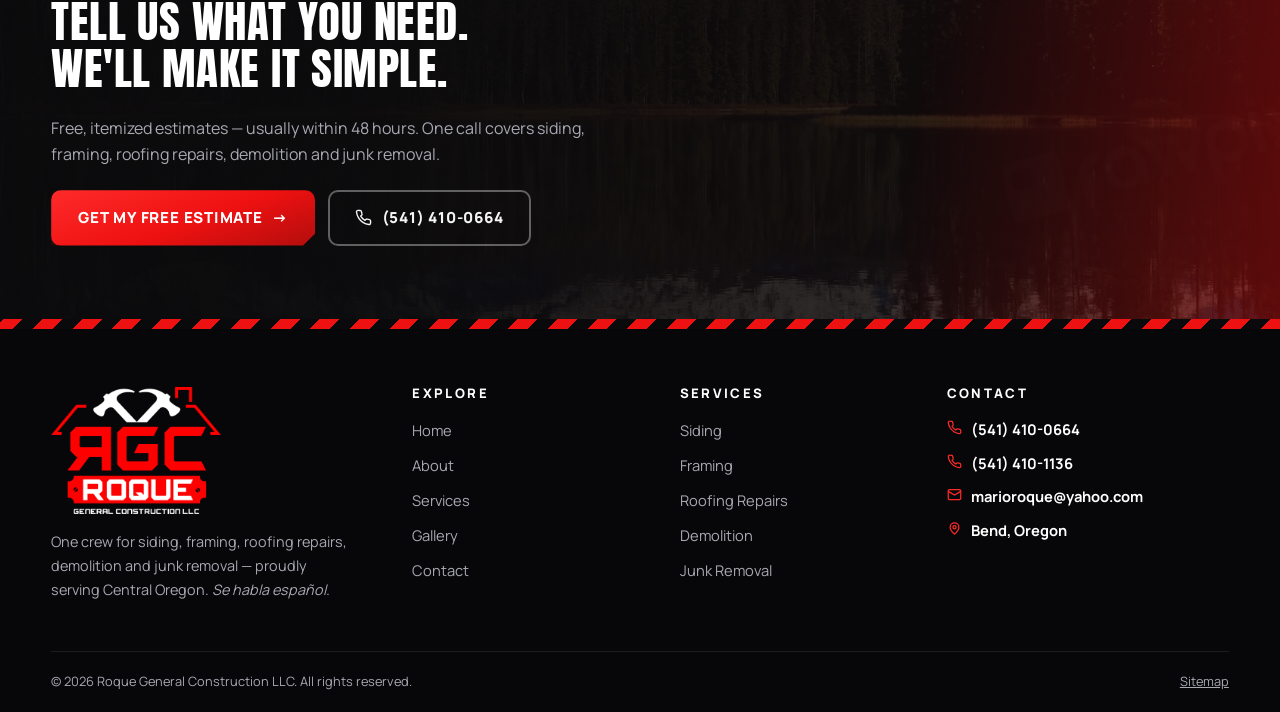
<file: contact.html>
<!DOCTYPE html>
<html lang="en-US">
<head>
  <meta charset="UTF-8">
  <meta name="viewport" content="width=device-width, initial-scale=1">
  <title>Contact & Free Estimates | Roque General Construction — Bend, OR</title>
  <meta name="description" content="Request a free estimate from Roque General Construction: call (541) 410-0664, (541) 410-1136 or send the form. Serving Bend & Central Oregon. Se habla español.">
  <link rel="canonical" href="https://roquegeneral.com/contact">
  <meta name="robots" content="index, follow, max-image-preview:large">
  <meta name="geo.region" content="US-OR">
  <meta name="geo.placename" content="Bend, Oregon">
  <meta name="geo.position" content="44.0582;-121.3153">
  <meta name="ICBM" content="44.0582, -121.3153">
  <meta name="theme-color" content="#0a0a0c">
  <meta property="og:type" content="website">
  <meta property="og:site_name" content="Roque General Construction LLC">
  <meta property="og:title" content="Contact & Free Estimates | Roque General Construction — Bend, OR">
  <meta property="og:description" content="Request a free estimate from Roque General Construction: call (541) 410-0664, (541) 410-1136 or send the form. Serving Bend & Central Oregon. Se habla español.">
  <meta property="og:url" content="https://roquegeneral.com/contact">
  <meta property="og:locale" content="en_US">
  <meta property="og:image" content="https://roquegeneral.com/og-image.jpg">
  <meta property="og:image:width" content="1200">
  <meta property="og:image:height" content="630">
  <meta property="og:image:alt" content="RGC — Roque General Construction LLC logo on black with red geometric shapes">
  <meta name="twitter:image" content="https://roquegeneral.com/og-image.jpg">
  <meta name="twitter:card" content="summary_large_image">
  <meta name="twitter:title" content="Contact & Free Estimates | Roque General Construction — Bend, OR">
  <meta name="twitter:description" content="Request a free estimate from Roque General Construction: call (541) 410-0664, (541) 410-1136 or send the form. Serving Bend & Central Oregon. Se habla español.">
  <link rel="icon" href="/favicon.ico" sizes="48x48">
  <link rel="icon" href="/favicon.svg" type="image/svg+xml">
  <link rel="icon" href="/img/icons/favicon-32x32.png" type="image/png" sizes="32x32">
  <link rel="apple-touch-icon" href="/img/icons/apple-touch-icon.png">
  <link rel="manifest" href="/site.webmanifest">
  <link rel="preconnect" href="https://fonts.googleapis.com">
  <link rel="preconnect" href="https://fonts.gstatic.com" crossorigin>
  <link href="https://fonts.googleapis.com/css2?family=Anton&family=Manrope:wght@400;500;600;700;800&display=swap" rel="stylesheet">
  <link rel="stylesheet" href="/css/styles.css?v=15">
  <script type="application/ld+json">
{
  "@context": "https://schema.org",
  "@graph": [
    {
      "@id": "https://roquegeneral.com/#business"
    },
    {
      "@type": "WebPage",
      "@id": "https://roquegeneral.com/contact#webpage",
      "url": "https://roquegeneral.com/contact",
      "name": "Contact Roque General Construction",
      "isPartOf": {
        "@id": "https://roquegeneral.com/#website"
      },
      "inLanguage": "en-US"
    },
    {
      "@type": "ContactPage",
      "@id": "https://roquegeneral.com/contact#contactpage",
      "url": "https://roquegeneral.com/contact",
      "name": "Contact Roque General Construction",
      "inLanguage": "en-US"
    },
    {
      "@type": "BreadcrumbList",
      "itemListElement": [
        {
          "@type": "ListItem",
          "position": 1,
          "name": "Home",
          "item": "https://roquegeneral.com/"
        },
        {
          "@type": "ListItem",
          "position": 2,
          "name": "Contact",
          "item": "https://roquegeneral.com/contact"
        }
      ]
    }
  ]
}
  </script>
  <script src="/js/main.js?v=15" defer></script>
</head>
<body>
  <a class="skip-link" href="#main">Skip to main content</a>

  <div class="topbar">
    <div class="container topbar__row">
      <span class="tb-item"><svg width="14" height="14" viewBox="0 0 24 24" fill="none" stroke="currentColor" stroke-width="2" stroke-linecap="round" stroke-linejoin="round" aria-hidden="true"><path d="M12 21s7-6.1 7-11a7 7 0 1 0-14 0c0 4.9 7 11 7 11z"/><circle cx="12" cy="10" r="2.5"/></svg>Bend, OR — Serving Central Oregon</span>
      <span class="sep" aria-hidden="true">|</span>
      <span>Licensed · Bonded · Insured</span>
    </div>
  </div>

  <header class="site-header">
    <div class="container header__row">
      <a class="brand" href="/">
        <img src="/img/logo-wide.png" alt="RGC — Roque General Construction LLC logo" width="243" height="186">
        <span class="brand__name">
          <b>Roque</b>
          <span>General Construction LLC</span>
        </span>
      </a>
      <nav class="main-nav" aria-label="Main navigation">
        <ul>
          <li><a href="/">Home</a></li>
          <li><a href="/about">About</a></li>
          <li>
            <details class="nav-item">
              <summary aria-label="Services menu">Services ▾</summary>
              <div class="nav-drop">
                <a href="/services/siding"><span class="n">01</span> Siding</a>
                <a href="/services/framing"><span class="n">02</span> Framing</a>
                <a href="/services/roofing-repairs"><span class="n">03</span> Roofing Repairs</a>
                <a href="/services/demolition"><span class="n">04</span> Demolition</a>
                <a href="/services/junk-removal"><span class="n">05</span> Junk Removal</a>
                <a href="/services"><span class="n">→</span> All services</a>
              </div>
            </details>
          </li>
          <li><a href="/gallery">Gallery</a></li>
        </ul>
      </nav>
      <div class="header__cta">
        <a class="header__phone" href="tel:+15414100664">
          <small>Call anytime</small>
          <b>(541) 410-0664</b>
        </a>
        <a class="btn btn--primary" href="/contact">Free Estimate</a>
      </div>
      <button class="nav-toggle" aria-label="Open menu" aria-expanded="false" aria-controls="drawer"><span></span></button>
    </div>
  </header>

  <div class="drawer" id="drawer" aria-hidden="true">
    <div class="drawer__scrim"></div>
    <aside class="drawer__panel" role="dialog" aria-modal="true" aria-label="Menu">
      <div class="drawer__head">
        <img src="/img/logo-wide.png" alt="RGC — Roque General Construction LLC" width="145" height="111">
        <button class="drawer__close" aria-label="Close menu">×</button>
      </div>
      <nav aria-label="Mobile navigation">
        <ul>
          <li><a href="/">Home</a></li>
          <li><a href="/about">About</a></li>
          <li>
            <details>
              <summary>Services <span class="chev">▾</span></summary>
              <ul>
                <li><a href="/services/siding">Siding</a></li>
                <li><a href="/services/framing">Framing</a></li>
                <li><a href="/services/roofing-repairs">Roofing Repairs</a></li>
                <li><a href="/services/demolition">Demolition</a></li>
                <li><a href="/services/junk-removal">Junk Removal</a></li>
                <li><a href="/services">All services</a></li>
              </ul>
            </details>
          </li>
          <li><a href="/gallery">Gallery</a></li>
        </ul>
      </nav>
      <div class="drawer__cta">
        <a class="btn btn--primary" href="/contact">Get a Free Estimate</a>
        <a class="btn btn--ghost" href="tel:+15414100664"><svg width="17" height="17" viewBox="0 0 24 24" fill="none" stroke="currentColor" stroke-width="2" stroke-linecap="round" stroke-linejoin="round" aria-hidden="true"><path d="M22 16.9v3a2 2 0 0 1-2.2 2 19.8 19.8 0 0 1-8.6-3.1 19.5 19.5 0 0 1-6-6A19.8 19.8 0 0 1 2.1 4.2 2 2 0 0 1 4.1 2h3a2 2 0 0 1 2 1.7c.1 1 .4 2 .7 2.9a2 2 0 0 1-.4 2.1L8.1 10a16 16 0 0 0 6 6l1.3-1.3a2 2 0 0 1 2.1-.4c.9.3 1.9.6 2.9.7a2 2 0 0 1 1.6 2z"/></svg>(541) 410-0664</a>
        <p class="drawer__meta">Bend, OR · Mon–Fri 7am–6pm, Sat 8am–2pm<br>Licensed · Bonded · Insured</p>
      </div>
    </aside>
  </div>


  <main id="main">
    <section class="page-hero">
      <div class="container page-hero__inner">
        <ul class="breadcrumb"><li><a href="/">Home</a></li><li><span aria-current="page">Contact</span></li></ul>
        <h1>Let's talk about your <span style="color:var(--red-bright)">project</span></h1>
        <p class="lead">Call, text or send the form — you'll get a straight answer and a free, itemized estimate, usually within 48 hours. <em>Se habla español.</em></p>
      </div>
    </section>

    <section class="section">
      <div class="container contact-layout">
        <div class="contact-card reveal">
          <h2 style="font-size:1.4rem">Contact RGC</h2>
          <div class="contact-line">
            <span class="cl-icon"><svg width="22" height="22" viewBox="0 0 24 24" fill="none" stroke="currentColor" stroke-width="2" aria-hidden="true"><path d="M22 16.9v3a2 2 0 0 1-2.2 2 19.8 19.8 0 0 1-8.6-3.1 19.5 19.5 0 0 1-6-6A19.8 19.8 0 0 1 2.1 4.2 2 2 0 0 1 4.1 2h3a2 2 0 0 1 2 1.7c.1 1 .4 2 .7 2.9a2 2 0 0 1-.4 2.1L8.1 10a16 16 0 0 0 6 6l1.3-1.3a2 2 0 0 1 2.1-.4c.9.3 1.9.6 2.9.7a2 2 0 0 1 1.6 2z"/></svg></span>
            <div>
              <b>Call or text — primary</b>
              <a href="tel:+15414100664">(541) 410-0664</a>
              <small>Fastest response, 7am–6pm</small>
            </div>
          </div>
          <div class="contact-line">
            <span class="cl-icon"><svg width="22" height="22" viewBox="0 0 24 24" fill="none" stroke="currentColor" stroke-width="2" aria-hidden="true"><path d="M22 16.9v3a2 2 0 0 1-2.2 2 19.8 19.8 0 0 1-8.6-3.1 19.5 19.5 0 0 1-6-6A19.8 19.8 0 0 1 2.1 4.2 2 2 0 0 1 4.1 2h3a2 2 0 0 1 2 1.7c.1 1 .4 2 .7 2.9a2 2 0 0 1-.4 2.1L8.1 10a16 16 0 0 0 6 6l1.3-1.3a2 2 0 0 1 2.1-.4c.9.3 1.9.6 2.9.7a2 2 0 0 1 1.6 2z"/></svg></span>
            <div>
              <b>Secondary line</b>
              <a href="tel:+15414101136">(541) 410-1136</a>
              <small>If the first line is on a roof, try here</small>
            </div>
          </div>
          <div class="contact-line">
            <span class="cl-icon"><svg width="22" height="22" viewBox="0 0 24 24" fill="none" stroke="currentColor" stroke-width="2" aria-hidden="true"><rect x="2" y="4" width="20" height="16" rx="2"/><path d="m22 7-10 6L2 7"/></svg></span>
            <div>
              <b>Email</b>
              <a href="mailto:marioroque@yahoo.com">marioroque@yahoo.com</a>
              <small>Photos help us quote faster</small>
            </div>
          </div>
          <div class="contact-line">
            <span class="cl-icon"><svg width="22" height="22" viewBox="0 0 24 24" fill="none" stroke="currentColor" stroke-width="2" aria-hidden="true"><path d="M12 21s7-6.1 7-11a7 7 0 1 0-14 0c0 4.9 7 11 7 11z"/><circle cx="12" cy="10" r="2.5"/></svg></span>
            <div>
              <b>Service area</b>
              <span class="val">Bend, OR — Central Oregon</span>
              <small>Redmond · Sisters · Prineville · La Pine · Madras &amp; more</small>
            </div>
          </div>
          <div class="contact-line">
            <span class="cl-icon"><svg width="22" height="22" viewBox="0 0 24 24" fill="none" stroke="currentColor" stroke-width="2" aria-hidden="true"><circle cx="12" cy="12" r="9"/><path d="M12 7v5l3 3"/></svg></span>
            <div>
              <b>Hours</b>
              <span class="val">Mon–Fri 7am–6pm · Sat 8am–2pm</span>
              <small>Urgent leak? Call — we triage same day when possible</small>
            </div>
          </div>
          <div class="contact-line">
            <span class="cl-icon"><svg width="22" height="22" viewBox="0 0 24 24" fill="none" stroke="currentColor" stroke-width="2" aria-hidden="true"><path d="M12 2 4 5v6c0 5 3.4 9.4 8 11 4.6-1.6 8-6 8-11V5l-8-3z"/><path d="M9 12l2 2 4-4"/></svg></span>
            <div>
              <b>Credentials</b>
              <span class="val">Licensed · Bonded · Insured</span>
              <small>Oregon CCB licensed &amp; insured — certificate available on request</small>
            </div>
          </div>
        </div>

        <form class="quote-form reveal reveal-d1" action="https://formsubmit.co/ajax/marioroque@yahoo.com" method="POST" novalidate>
          <h2>Request your free estimate</h2>
          <p style="color:var(--muted);font-size:.92rem">Attach details in the message — project type, city and a few photos (email us the photos) — and we'll come back with a clear number.</p>
          <div class="form-grid">
            <div class="field">
              <label for="cf-name">Full name <span class="req">*</span></label>
              <input id="cf-name" name="Name" type="text" autocomplete="name" required>
              <span class="err">Please enter your name.</span>
            </div>
            <div class="field">
              <label for="cf-phone">Phone <span class="req">*</span></label>
              <input id="cf-phone" name="Phone" type="tel" autocomplete="tel" placeholder="Your phone number" required>
              <span class="err">Please enter a valid phone number.</span>
            </div>
            <div class="field">
              <label for="cf-email">Email <span class="req">*</span></label>
              <input id="cf-email" name="Email" type="email" autocomplete="email" placeholder="you@email.com" required>
              <span class="err">Please enter a valid email.</span>
            </div>
            <div class="field">
              <label for="cf-city">City</label>
              <input id="cf-city" name="City" type="text" placeholder="Bend, Redmond…">
            </div>
            <div class="field full">
              <label for="cf-service">Service needed <span class="req">*</span></label>
              <select id="cf-service" name="Service" required>
                <option value="">Select a service…</option>
                <option>Siding</option>
                <option>Framing</option>
                <option>Roofing Repairs</option>
                <option>Demolition</option>
                <option>Junk Removal</option>
                <option>Several services / not sure</option>
              </select>
              <span class="err">Please choose a service.</span>
            </div>
            <div class="field full">
              <label for="cf-msg">Project details <span class="req">*</span></label>
              <textarea id="cf-msg" name="Details" placeholder="Tell us what you need: what, where, and roughly when. Photos welcome by email." required></textarea>
              <span class="err">Tell us a bit about the project.</span>
            </div>
            <div class="hp-field" aria-hidden="true">
              <label>Leave this field empty</label>
              <input type="text" name="_honey" tabindex="-1" autocomplete="off">
            </div>
            <input type="hidden" name="_subject" value="Free Estimate Request — Roque GC website">
            <input type="hidden" name="_template" value="table">
            <input type="hidden" name="_captcha" value="false">
            <div class="full">
              <button class="btn btn--primary" type="submit" style="width:100%">Send My Free Estimate Request</button>
              <div class="form-status" role="status" aria-live="polite"></div>
              <p class="form-note">100% free, no obligation. We reply within one business day — usually much faster.</p>
            </div>
          </div>
        </form>
      </div>
    </section>

    <div class="hazard" aria-hidden="true"></div>
    <section class="cta-band">
      <div class="cta-band__bg" aria-hidden="true">
        <img src="/img/photos/bend-lake.webp" alt="" loading="lazy" width="1600" height="1067">
      </div>
      <div class="container">
        <p class="eyebrow" style="color:var(--red-bright)">Ready when you are</p>
        <h2>Tell us what you need. We'll make it simple.</h2>
        <p>Free, itemized estimates — usually within 48 hours. One call covers siding, framing, roofing repairs, demolition and junk removal.</p>
        <div class="cta-band__actions">
          <a class="btn btn--primary" href="/contact">Get My Free Estimate <span class="btn-arrow">→</span></a>
          <a class="btn btn--ghost" href="tel:+15414100664"><svg width="17" height="17" viewBox="0 0 24 24" fill="none" stroke="currentColor" stroke-width="2" stroke-linecap="round" stroke-linejoin="round" aria-hidden="true"><path d="M22 16.9v3a2 2 0 0 1-2.2 2 19.8 19.8 0 0 1-8.6-3.1 19.5 19.5 0 0 1-6-6A19.8 19.8 0 0 1 2.1 4.2 2 2 0 0 1 4.1 2h3a2 2 0 0 1 2 1.7c.1 1 .4 2 .7 2.9a2 2 0 0 1-.4 2.1L8.1 10a16 16 0 0 0 6 6l1.3-1.3a2 2 0 0 1 2.1-.4c.9.3 1.9.6 2.9.7a2 2 0 0 1 1.6 2z"/></svg>(541) 410-0664</a>
        </div>
      </div>
    </section>
  </main>

  <footer class="site-footer">
    <div class="container">
      <div class="footer__grid">
        <div class="footer__brand">
          <img src="/img/logo-wide.png" alt="RGC — Roque General Construction LLC" loading="lazy" width="200" height="150">
          <p>One crew for siding, framing, roofing repairs, demolition and junk removal — proudly serving Central Oregon. <em>Se habla español.</em></p>
        </div>
        <div class="footer__col">
          <h4>Explore</h4>
          <ul>
            <li><a href="/">Home</a></li>
            <li><a href="/about">About</a></li>
            <li><a href="/services">Services</a></li>
            <li><a href="/gallery">Gallery</a></li>
            <li><a href="/contact">Contact</a></li>
          </ul>
        </div>
        <div class="footer__col">
          <h4>Services</h4>
          <ul>
            <li><a href="/services/siding">Siding</a></li>
            <li><a href="/services/framing">Framing</a></li>
            <li><a href="/services/roofing-repairs">Roofing Repairs</a></li>
            <li><a href="/services/demolition">Demolition</a></li>
            <li><a href="/services/junk-removal">Junk Removal</a></li>
          </ul>
        </div>
        <div class="footer__col">
          <h4>Contact</h4>
          <p class="f-line"><svg width="15" height="15" viewBox="0 0 24 24" fill="none" stroke="currentColor" stroke-width="2" aria-hidden="true"><path d="M22 16.9v3a2 2 0 0 1-2.2 2 19.8 19.8 0 0 1-8.6-3.1 19.5 19.5 0 0 1-6-6A19.8 19.8 0 0 1 2.1 4.2 2 2 0 0 1 4.1 2h3a2 2 0 0 1 2 1.7c.1 1 .4 2 .7 2.9a2 2 0 0 1-.4 2.1L8.1 10a16 16 0 0 0 6 6l1.3-1.3a2 2 0 0 1 2.1-.4c.9.3 1.9.6 2.9.7a2 2 0 0 1 1.6 2z"/></svg><a href="tel:+15414100664">(541) 410-0664</a></p>
          <p class="f-line"><svg width="15" height="15" viewBox="0 0 24 24" fill="none" stroke="currentColor" stroke-width="2" aria-hidden="true"><path d="M22 16.9v3a2 2 0 0 1-2.2 2 19.8 19.8 0 0 1-8.6-3.1 19.5 19.5 0 0 1-6-6A19.8 19.8 0 0 1 2.1 4.2 2 2 0 0 1 4.1 2h3a2 2 0 0 1 2 1.7c.1 1 .4 2 .7 2.9a2 2 0 0 1-.4 2.1L8.1 10a16 16 0 0 0 6 6l1.3-1.3a2 2 0 0 1 2.1-.4c.9.3 1.9.6 2.9.7a2 2 0 0 1 1.6 2z"/></svg><a href="tel:+15414101136">(541) 410-1136</a></p>
          <p class="f-line"><svg width="15" height="15" viewBox="0 0 24 24" fill="none" stroke="currentColor" stroke-width="2" aria-hidden="true"><rect x="2" y="4" width="20" height="16" rx="2"/><path d="m22 7-10 6L2 7"/></svg><a href="mailto:marioroque@yahoo.com">marioroque@yahoo.com</a></p>
          <p class="f-line"><svg width="15" height="15" viewBox="0 0 24 24" fill="none" stroke="currentColor" stroke-width="2" aria-hidden="true"><path d="M12 21s7-6.1 7-11a7 7 0 1 0-14 0c0 4.9 7 11 7 11z"/><circle cx="12" cy="10" r="2.5"/></svg><span style="color:#fff;font-weight:700">Bend, Oregon</span></p>
        </div>
      </div>
      <div class="footer-legal">
        <span>© <span data-year>2026</span> Roque General Construction LLC. All rights reserved.</span>
<span><a href="/sitemap.xml">Sitemap</a></span>
      </div>
    </div>
  </footer>

  <div class="mobile-cta">
    <a href="tel:+15414100664"><svg width="16" height="16" viewBox="0 0 24 24" fill="none" stroke="currentColor" stroke-width="2" stroke-linecap="round" stroke-linejoin="round" aria-hidden="true"><path d="M22 16.9v3a2 2 0 0 1-2.2 2 19.8 19.8 0 0 1-8.6-3.1 19.5 19.5 0 0 1-6-6A19.8 19.8 0 0 1 2.1 4.2 2 2 0 0 1 4.1 2h3a2 2 0 0 1 2 1.7c.1 1 .4 2 .7 2.9a2 2 0 0 1-.4 2.1L8.1 10a16 16 0 0 0 6 6l1.3-1.3a2 2 0 0 1 2.1-.4c.9.3 1.9.6 2.9.7a2 2 0 0 1 1.6 2z"/></svg>Call Now</a>
    <a href="/contact">Free Estimate →</a>
  </div>

  <button class="back-top" aria-label="Back to top">↑</button>
</body>
</html>
</file>
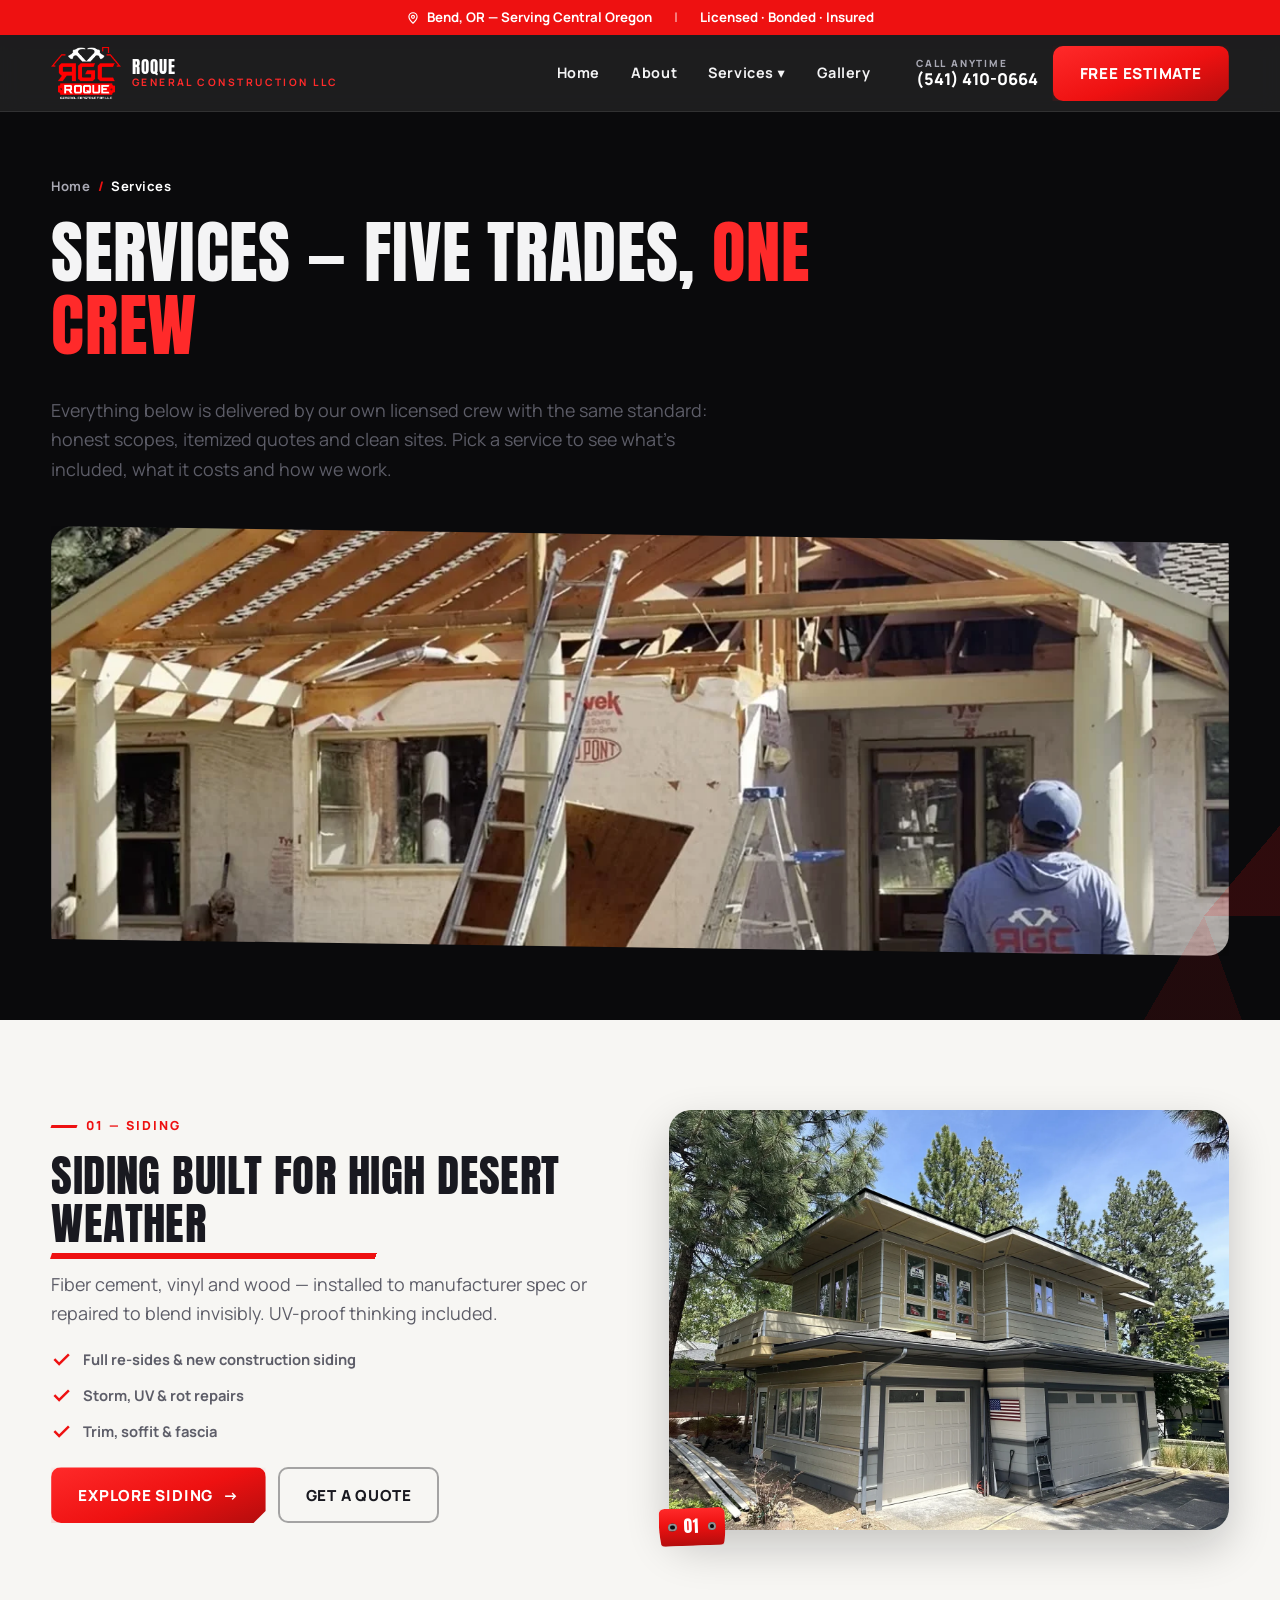
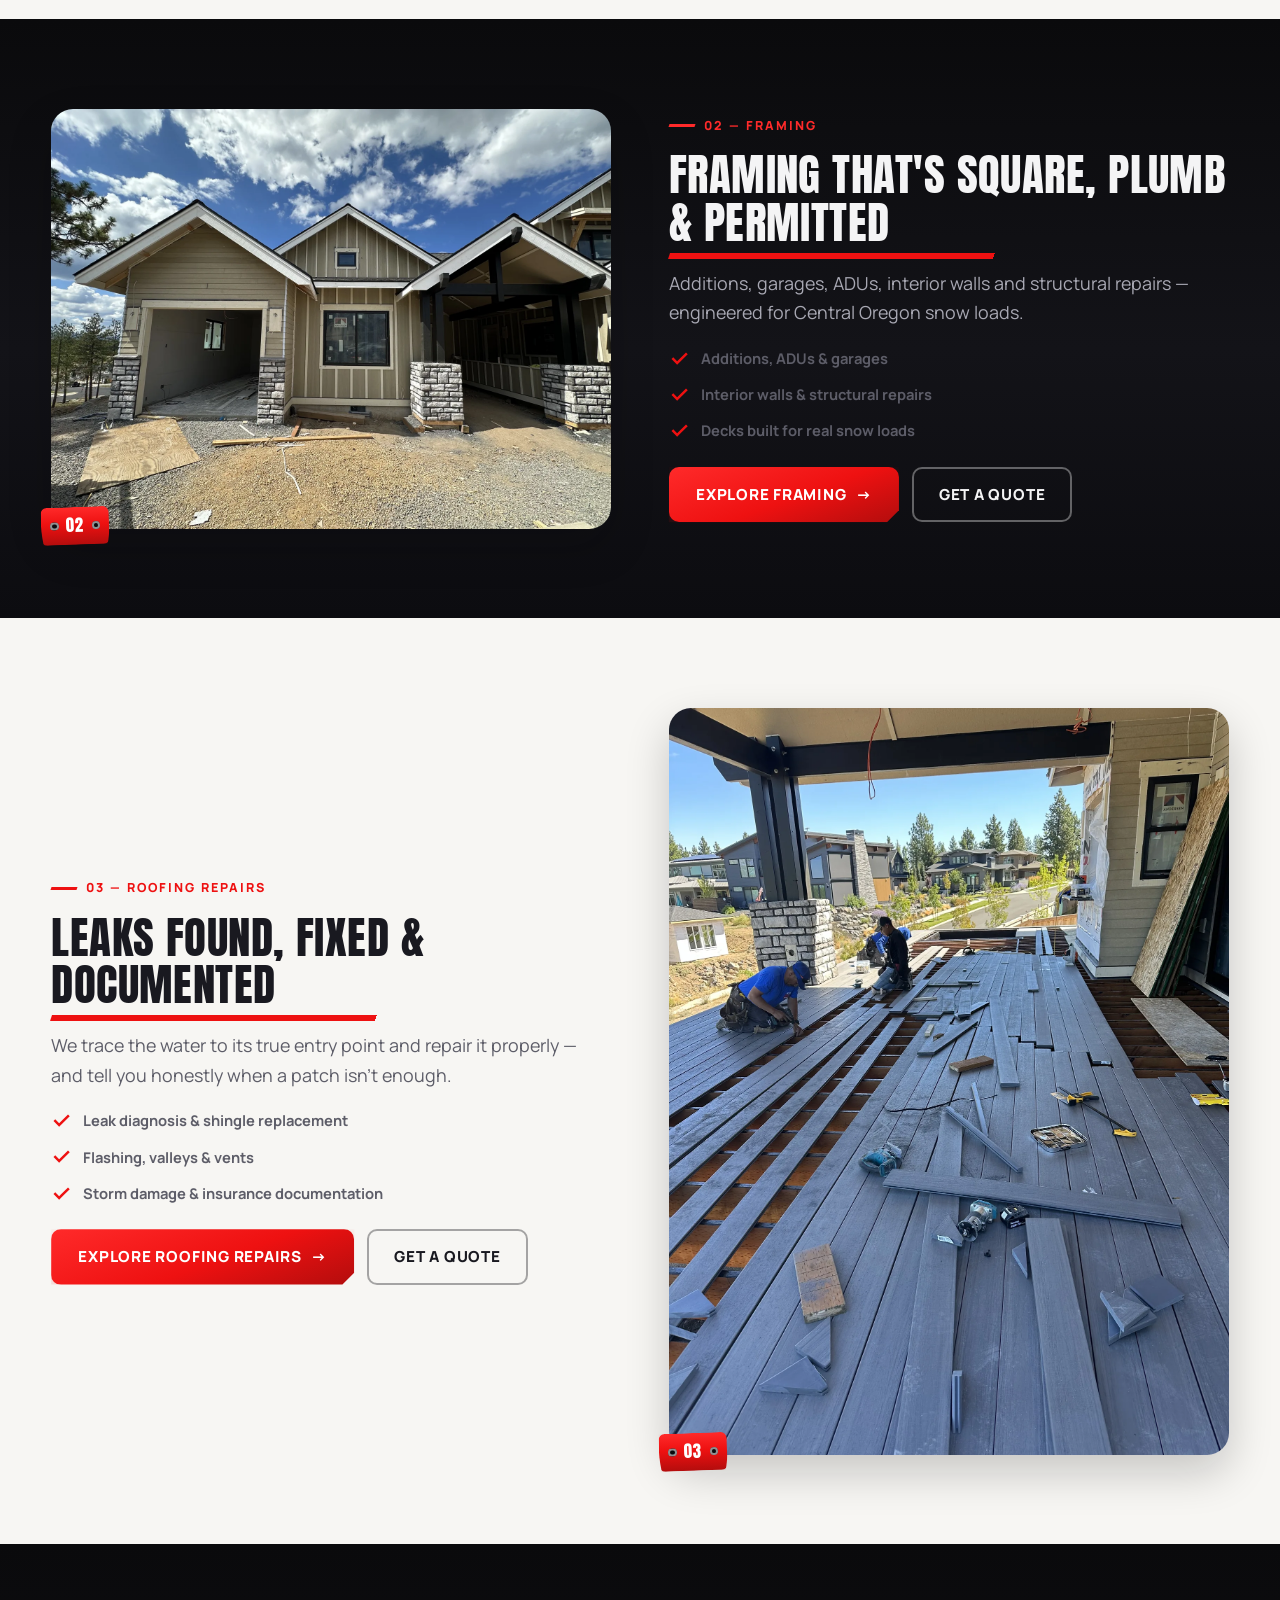
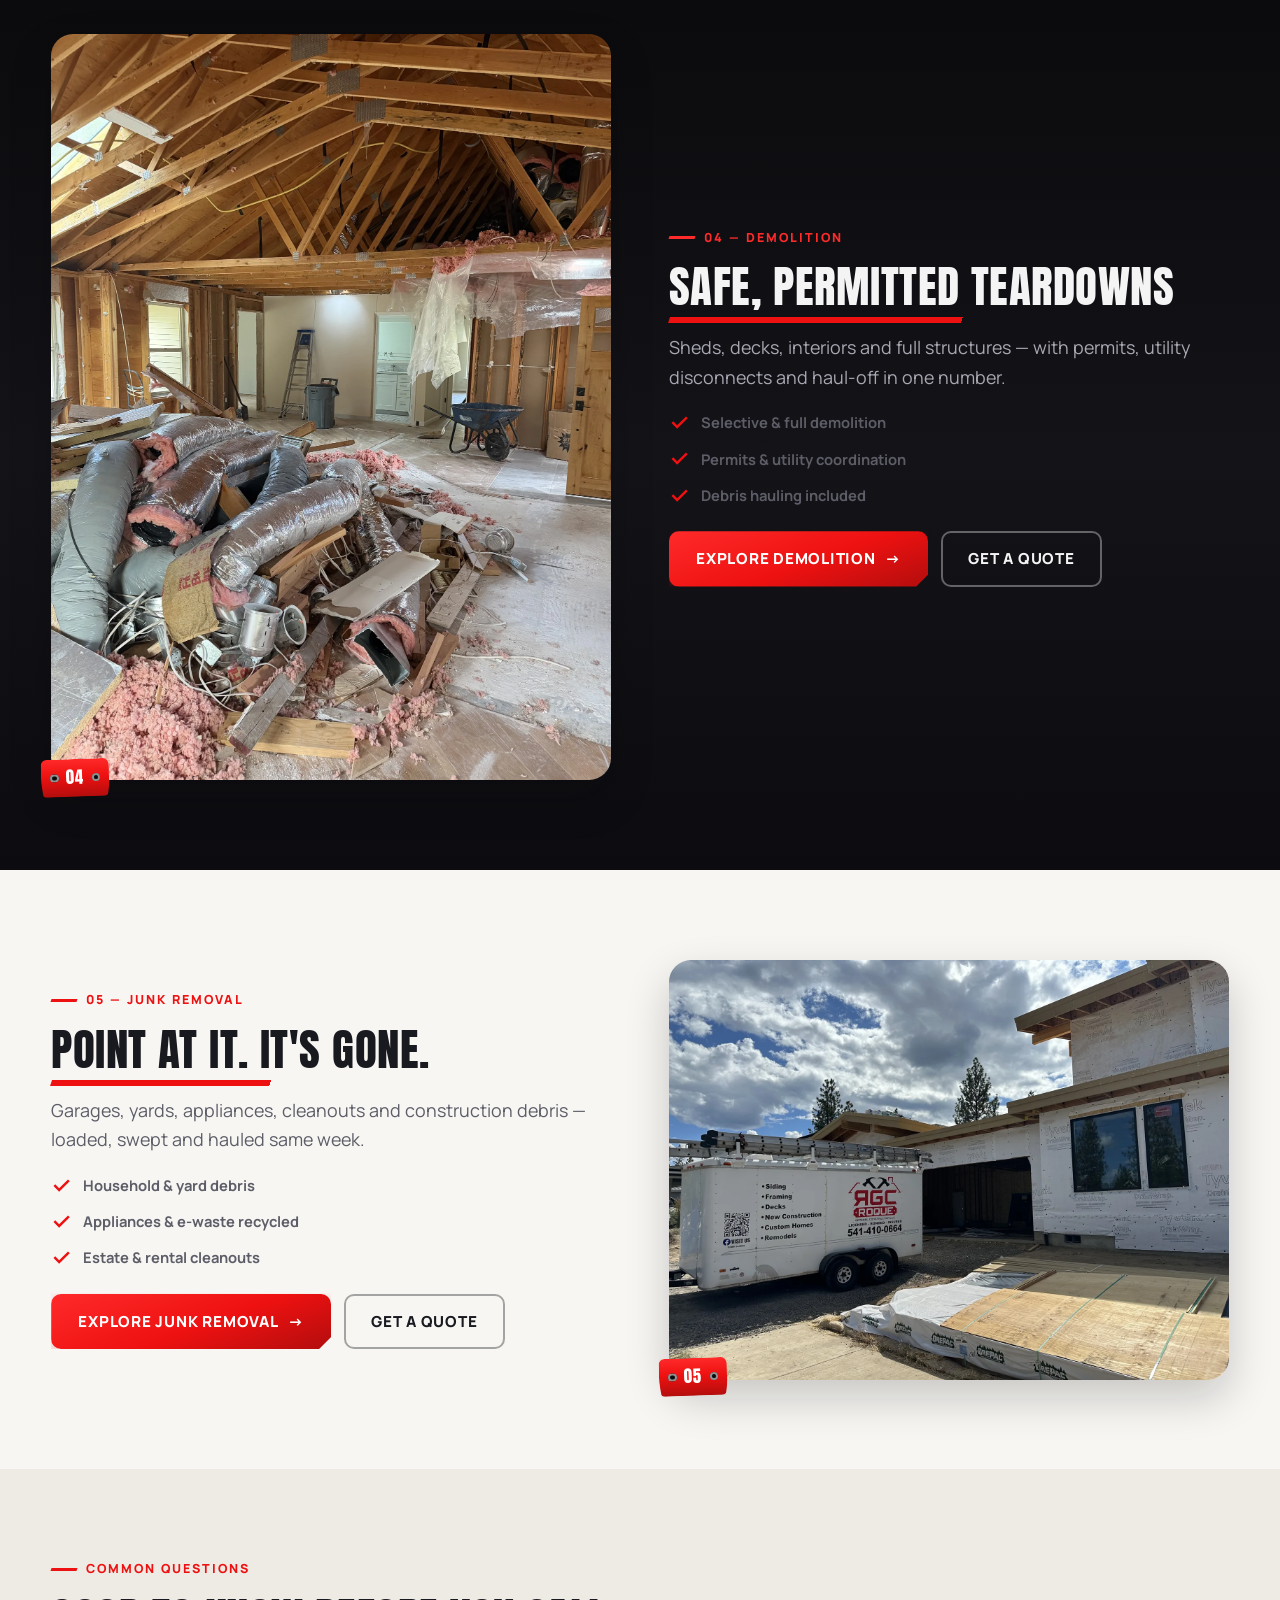
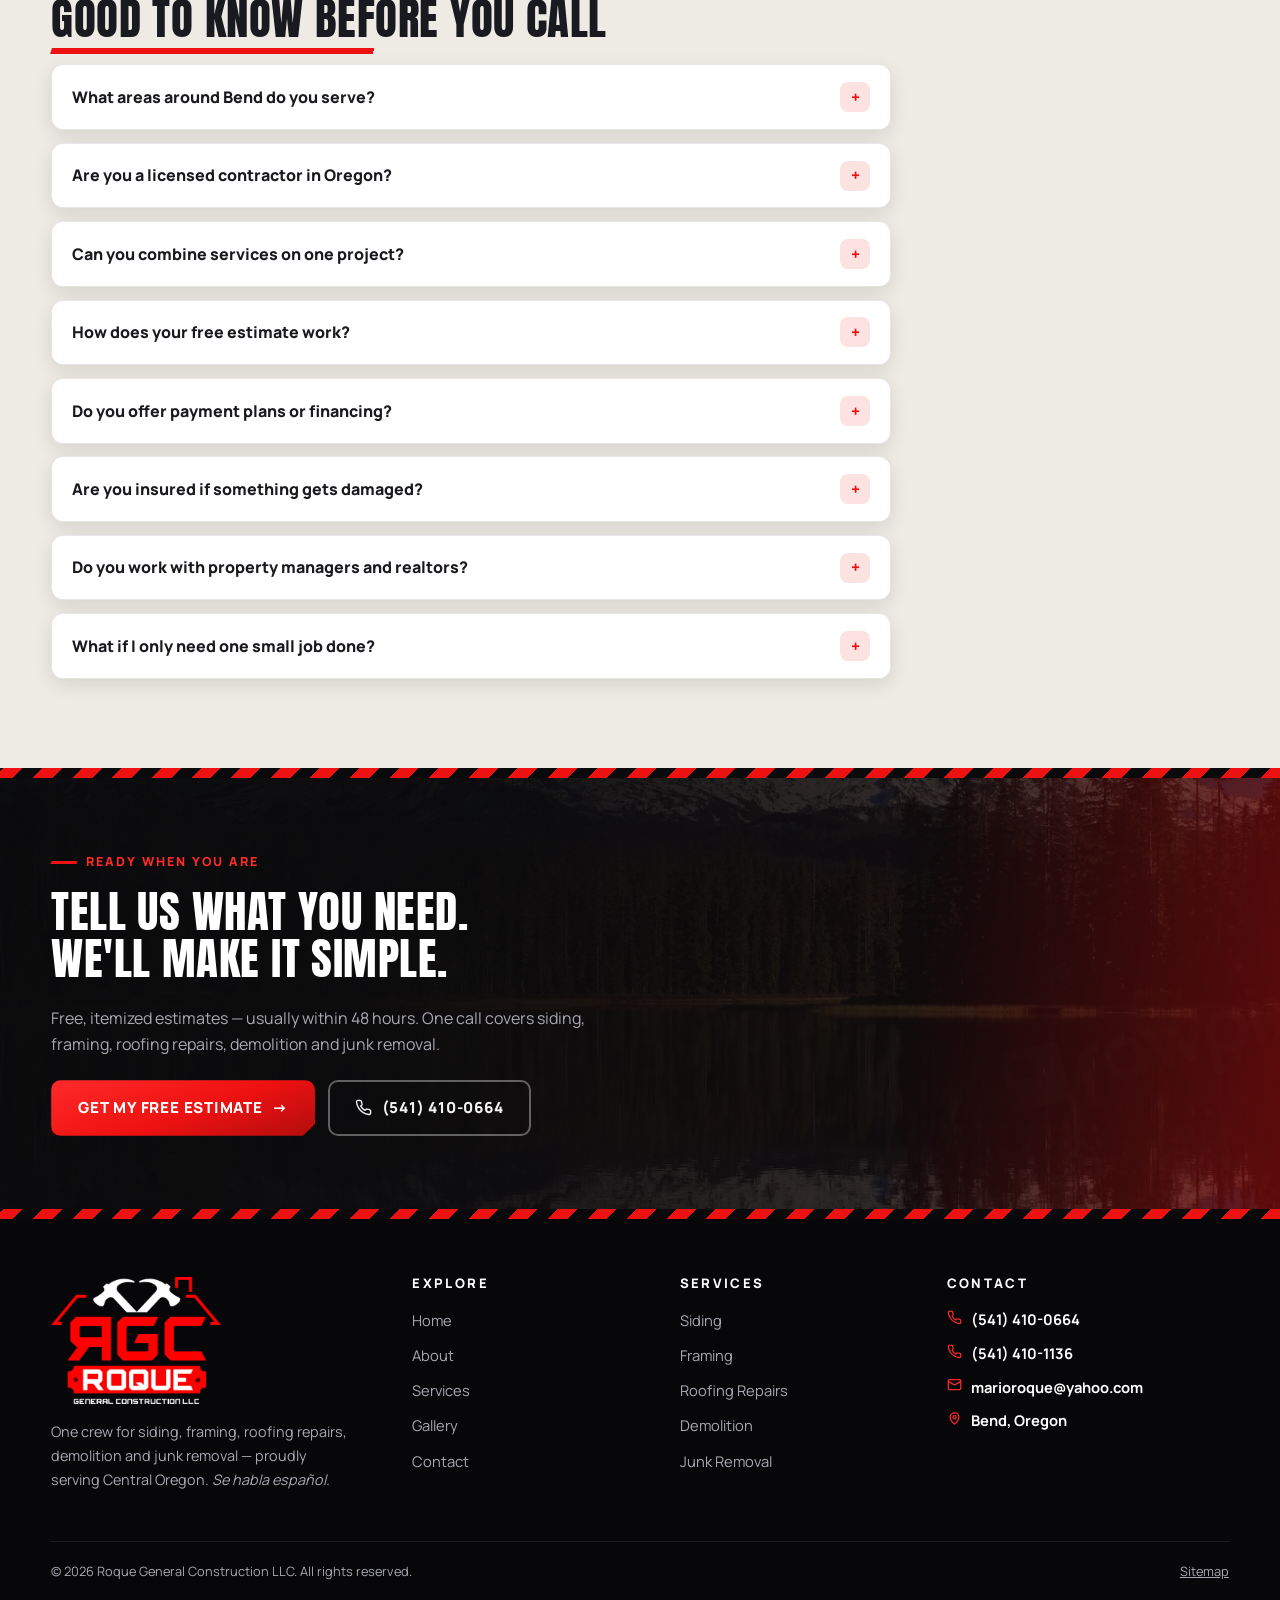
<file: services.html>
<!DOCTYPE html>
<html lang="en-US">
<head>
  <meta charset="UTF-8">
  <meta name="viewport" content="width=device-width, initial-scale=1">
  <title>Siding, Framing & Roofing Repairs in Bend, OR | Roque GC</title>
  <meta name="description" content="Five trades, one licensed crew: siding, framing, roofing repairs, demolition & junk removal in Bend and Central Oregon. Free itemized estimates.">
  <link rel="canonical" href="https://roquegeneral.com/services">
  <meta name="robots" content="index, follow, max-image-preview:large">
  <meta name="geo.region" content="US-OR">
  <meta name="geo.placename" content="Bend, Oregon">
  <meta name="geo.position" content="44.0582;-121.3153">
  <meta name="ICBM" content="44.0582, -121.3153">
  <meta name="theme-color" content="#0a0a0c">
  <meta property="og:type" content="website">
  <meta property="og:site_name" content="Roque General Construction LLC">
  <meta property="og:title" content="Siding, Framing & Roofing Repairs in Bend, OR | Roque GC">
  <meta property="og:description" content="Five trades, one licensed crew: siding, framing, roofing repairs, demolition & junk removal in Bend and Central Oregon. Free itemized estimates.">
  <meta property="og:url" content="https://roquegeneral.com/services">
  <meta property="og:locale" content="en_US">
  <meta property="og:image" content="https://roquegeneral.com/og-image.jpg">
  <meta property="og:image:width" content="1200">
  <meta property="og:image:height" content="630">
  <meta property="og:image:alt" content="RGC — Roque General Construction LLC logo on black with red geometric shapes">
  <meta name="twitter:image" content="https://roquegeneral.com/og-image.jpg">
  <meta name="twitter:card" content="summary_large_image">
  <meta name="twitter:title" content="Siding, Framing & Roofing Repairs in Bend, OR | Roque GC">
  <meta name="twitter:description" content="Five trades, one licensed crew: siding, framing, roofing repairs, demolition & junk removal in Bend and Central Oregon. Free itemized estimates.">
  <link rel="icon" href="/favicon.ico" sizes="48x48">
  <link rel="icon" href="/favicon.svg" type="image/svg+xml">
  <link rel="icon" href="/img/icons/favicon-32x32.png" type="image/png" sizes="32x32">
  <link rel="apple-touch-icon" href="/img/icons/apple-touch-icon.png">
  <link rel="manifest" href="/site.webmanifest">
  <link rel="preconnect" href="https://fonts.googleapis.com">
  <link rel="preconnect" href="https://fonts.gstatic.com" crossorigin>
  <link href="https://fonts.googleapis.com/css2?family=Anton&family=Manrope:wght@400;500;600;700;800&display=swap" rel="stylesheet">
  <link rel="stylesheet" href="/css/styles.css?v=15">
  <script type="application/ld+json">
{
  "@context": "https://schema.org",
  "@graph": [
    {
      "@id": "https://roquegeneral.com/#business"
    },
    {
      "@type": "WebPage",
      "@id": "https://roquegeneral.com/services#webpage",
      "url": "https://roquegeneral.com/services",
      "name": "Construction Services in Bend, OR",
      "isPartOf": {
        "@id": "https://roquegeneral.com/#website"
      },
      "about": {
        "@id": "https://roquegeneral.com/#business"
      },
      "inLanguage": "en-US"
    },
    {
      "@type": "ItemList",
      "@id": "https://roquegeneral.com/services#list",
      "itemListElement": [
        {
          "@type": "ListItem",
          "position": 1,
          "item": {
            "@type": "Service",
            "name": "Siding Installation & Repair",
            "url": "https://roquegeneral.com/services/siding"
          }
        },
        {
          "@type": "ListItem",
          "position": 2,
          "item": {
            "@type": "Service",
            "name": "Framing",
            "url": "https://roquegeneral.com/services/framing"
          }
        },
        {
          "@type": "ListItem",
          "position": 3,
          "item": {
            "@type": "Service",
            "name": "Roofing Repairs",
            "url": "https://roquegeneral.com/services/roofing-repairs"
          }
        },
        {
          "@type": "ListItem",
          "position": 4,
          "item": {
            "@type": "Service",
            "name": "Demolition",
            "url": "https://roquegeneral.com/services/demolition"
          }
        },
        {
          "@type": "ListItem",
          "position": 5,
          "item": {
            "@type": "Service",
            "name": "Junk Removal",
            "url": "https://roquegeneral.com/services/junk-removal"
          }
        }
      ]
    },
    {
      "@type": "BreadcrumbList",
      "itemListElement": [
        {
          "@type": "ListItem",
          "position": 1,
          "name": "Home",
          "item": "https://roquegeneral.com/"
        },
        {
          "@type": "ListItem",
          "position": 2,
          "name": "Services",
          "item": "https://roquegeneral.com/services"
        }
      ]
    },
    {
      "@type": "FAQPage",
      "@id": "https://roquegeneral.com/services#faq",
      "mainEntity": [
        {
          "@type": "Question",
          "name": "What areas around Bend do you serve?",
          "acceptedAnswer": {
            "@type": "Answer",
            "text": "All of Central Oregon: Bend, Redmond, Sisters, Tumalo, Terrebonne, Prineville, La Pine, Sunriver, Powell Butte, Madras and Crooked River Ranch. Outside that circle, call — we flex for the right project."
          }
        },
        {
          "@type": "Question",
          "name": "Are you a licensed contractor in Oregon?",
          "acceptedAnswer": {
            "@type": "Answer",
            "text": "Yes — Roque General Construction LLC is licensed, bonded and insured through the Oregon Construction Contractors Board. Licensing is your protection: verified insurance, a track record and recourse if something goes wrong. License number and insurance certificate available on request."
          }
        },
        {
          "@type": "Question",
          "name": "Can you combine services on one project?",
          "acceptedAnswer": {
            "@type": "Answer",
            "text": "That's our whole model. Siding + roofing repairs, demolition + framing + re-side, junk removal + deck demo — bundling trades means one schedule, one point of contact and lower total cost."
          }
        },
        {
          "@type": "Question",
          "name": "How does your free estimate work?",
          "acceptedAnswer": {
            "@type": "Answer",
            "text": "Send photos and a description through our quote form, or book an on-site visit for bigger scopes. You get a written, itemized estimate — usually within 24–48 hours. No pressure, no obligation."
          }
        },
        {
          "@type": "Question",
          "name": "Do you offer payment plans or financing?",
          "acceptedAnswer": {
            "@type": "Answer",
            "text": "For most residential projects we accept card, check and bank transfer, with milestone payments on larger builds. Ask about options during your estimate — we keep it simple and transparent."
          }
        },
        {
          "@type": "Question",
          "name": "Are you insured if something gets damaged?",
          "acceptedAnswer": {
            "@type": "Answer",
            "text": "Yes — we carry liability insurance and can share our certificate before work begins. We also protect surfaces and landscaping as standard practice, because the best claim is the one that never happens."
          }
        },
        {
          "@type": "Question",
          "name": "Do you work with property managers and realtors?",
          "acceptedAnswer": {
            "@type": "Answer",
            "text": "Regularly. Pre-listing repairs, turnover cleanouts, storm damage triage — we batch-scope small jobs across units to keep costs down and tenants happy."
          }
        },
        {
          "@type": "Question",
          "name": "What if I only need one small job done?",
          "acceptedAnswer": {
            "@type": "Answer",
            "text": "Perfect — small jobs are how most of our clients met us. A shed teardown, a leaky valley, a wall removed. We don't inflate small jobs into big ones."
          }
        }
      ]
    }
  ]
}
  </script>
  <script src="/js/main.js?v=15" defer></script>
</head>
<body>
  <a class="skip-link" href="#main">Skip to main content</a>

  <div class="topbar">
    <div class="container topbar__row">
      <span class="tb-item"><svg width="14" height="14" viewBox="0 0 24 24" fill="none" stroke="currentColor" stroke-width="2" stroke-linecap="round" stroke-linejoin="round" aria-hidden="true"><path d="M12 21s7-6.1 7-11a7 7 0 1 0-14 0c0 4.9 7 11 7 11z"/><circle cx="12" cy="10" r="2.5"/></svg>Bend, OR — Serving Central Oregon</span>
      <span class="sep" aria-hidden="true">|</span>
      <span>Licensed · Bonded · Insured</span>
    </div>
  </div>

  <header class="site-header">
    <div class="container header__row">
      <a class="brand" href="/">
        <img src="/img/logo-wide.png" alt="RGC — Roque General Construction LLC logo" width="243" height="186">
        <span class="brand__name">
          <b>Roque</b>
          <span>General Construction LLC</span>
        </span>
      </a>
      <nav class="main-nav" aria-label="Main navigation">
        <ul>
          <li><a href="/">Home</a></li>
          <li><a href="/about">About</a></li>
          <li>
            <details class="nav-item">
              <summary aria-label="Services menu">Services ▾</summary>
              <div class="nav-drop">
                <a href="/services/siding"><span class="n">01</span> Siding</a>
                <a href="/services/framing"><span class="n">02</span> Framing</a>
                <a href="/services/roofing-repairs"><span class="n">03</span> Roofing Repairs</a>
                <a href="/services/demolition"><span class="n">04</span> Demolition</a>
                <a href="/services/junk-removal"><span class="n">05</span> Junk Removal</a>
                <a href="/services"><span class="n">→</span> All services</a>
              </div>
            </details>
          </li>
          <li><a href="/gallery">Gallery</a></li>
        </ul>
      </nav>
      <div class="header__cta">
        <a class="header__phone" href="tel:+15414100664">
          <small>Call anytime</small>
          <b>(541) 410-0664</b>
        </a>
        <a class="btn btn--primary" href="/contact">Free Estimate</a>
      </div>
      <button class="nav-toggle" aria-label="Open menu" aria-expanded="false" aria-controls="drawer"><span></span></button>
    </div>
  </header>

  <div class="drawer" id="drawer" aria-hidden="true">
    <div class="drawer__scrim"></div>
    <aside class="drawer__panel" role="dialog" aria-modal="true" aria-label="Menu">
      <div class="drawer__head">
        <img src="/img/logo-wide.png" alt="RGC — Roque General Construction LLC" width="145" height="111">
        <button class="drawer__close" aria-label="Close menu">×</button>
      </div>
      <nav aria-label="Mobile navigation">
        <ul>
          <li><a href="/">Home</a></li>
          <li><a href="/about">About</a></li>
          <li>
            <details>
              <summary>Services <span class="chev">▾</span></summary>
              <ul>
                <li><a href="/services/siding">Siding</a></li>
                <li><a href="/services/framing">Framing</a></li>
                <li><a href="/services/roofing-repairs">Roofing Repairs</a></li>
                <li><a href="/services/demolition">Demolition</a></li>
                <li><a href="/services/junk-removal">Junk Removal</a></li>
                <li><a href="/services">All services</a></li>
              </ul>
            </details>
          </li>
          <li><a href="/gallery">Gallery</a></li>
        </ul>
      </nav>
      <div class="drawer__cta">
        <a class="btn btn--primary" href="/contact">Get a Free Estimate</a>
        <a class="btn btn--ghost" href="tel:+15414100664"><svg width="17" height="17" viewBox="0 0 24 24" fill="none" stroke="currentColor" stroke-width="2" stroke-linecap="round" stroke-linejoin="round" aria-hidden="true"><path d="M22 16.9v3a2 2 0 0 1-2.2 2 19.8 19.8 0 0 1-8.6-3.1 19.5 19.5 0 0 1-6-6A19.8 19.8 0 0 1 2.1 4.2 2 2 0 0 1 4.1 2h3a2 2 0 0 1 2 1.7c.1 1 .4 2 .7 2.9a2 2 0 0 1-.4 2.1L8.1 10a16 16 0 0 0 6 6l1.3-1.3a2 2 0 0 1 2.1-.4c.9.3 1.9.6 2.9.7a2 2 0 0 1 1.6 2z"/></svg>(541) 410-0664</a>
        <p class="drawer__meta">Bend, OR · Mon–Fri 7am–6pm, Sat 8am–2pm<br>Licensed · Bonded · Insured</p>
      </div>
    </aside>
  </div>


  <main id="main">
    <section class="page-hero">
      <div class="container page-hero__inner">
        <ul class="breadcrumb"><li><a href="/">Home</a></li><li><span aria-current="page">Services</span></li></ul>
        <h1>Services — five trades, <span style="color:var(--red-bright)">one crew</span></h1>
        <p class="lead">Everything below is delivered by our own licensed crew with the same standard: honest scopes, itemized quotes and clean sites. Pick a service to see what's included, what it costs and how we work.</p>
        <div class="page-hero__img">
          <img src="/img/photos/hero-framing.webp" alt="Aerial view of a new home framed with wooden trusses at a Central Oregon construction site" fetchpriority="high" width="1920" height="1440">
        </div>
      </div>
    </section>

    <section class="section">
      <div class="container split split--rev">
        <div class="split__media reveal">
          <img src="/img/photos/siding-house.webp" alt="Completed two-story home with dark lap siding by RGC" loading="lazy" width="1600" height="1200">
          <span class="plate plate-float">01</span>
        </div>
        <div class="reveal reveal-d1">
          <p class="eyebrow">01 — Siding</p>
          <h2 class="headline-mark">Siding built for High Desert weather</h2>
          <p class="lead">Fiber cement, vinyl and wood — installed to manufacturer spec or repaired to blend invisibly. UV-proof thinking included.</p>
          <ul class="checklist">
            <li><svg width="20" height="20" viewBox="0 0 16 16" fill="currentColor" aria-hidden="true"><path d="M6.5 12.5 2 8l1.4-1.4 3.1 3.1L13.6 2.7 15 4.1z"/></svg><span><b>Full re-sides & new construction siding</b></span></li>
            <li><svg width="20" height="20" viewBox="0 0 16 16" fill="currentColor" aria-hidden="true"><path d="M6.5 12.5 2 8l1.4-1.4 3.1 3.1L13.6 2.7 15 4.1z"/></svg><span><b>Storm, UV & rot repairs</b></span></li>
            <li><svg width="20" height="20" viewBox="0 0 16 16" fill="currentColor" aria-hidden="true"><path d="M6.5 12.5 2 8l1.4-1.4 3.1 3.1L13.6 2.7 15 4.1z"/></svg><span><b>Trim, soffit & fascia</b></span></li>
          </ul>
          <div style="display:flex;gap:.8rem;flex-wrap:wrap">
            <a class="btn btn--primary" href="/services/siding">Explore Siding <span class="btn-arrow">→</span></a>
            <a class="btn btn--ghost-dark" href="/contact">Get a quote</a>
          </div>
        </div>
      </div>
    </section>
    <section class="section section--dark">
      <div class="container split">
        <div class="split__media reveal">
          <img src="/img/photos/framing-aerial.webp" alt="Home at framing stage with gable structure and stone columns" loading="lazy" width="1600" height="1200">
          <span class="plate plate-float">02</span>
        </div>
        <div class="reveal reveal-d1">
          <p class="eyebrow">02 — Framing</p>
          <h2 class="headline-mark">Framing that's square, plumb & permitted</h2>
          <p class="lead">Additions, garages, ADUs, interior walls and structural repairs — engineered for Central Oregon snow loads.</p>
          <ul class="checklist">
            <li><svg width="20" height="20" viewBox="0 0 16 16" fill="currentColor" aria-hidden="true"><path d="M6.5 12.5 2 8l1.4-1.4 3.1 3.1L13.6 2.7 15 4.1z"/></svg><span><b>Additions, ADUs & garages</b></span></li>
            <li><svg width="20" height="20" viewBox="0 0 16 16" fill="currentColor" aria-hidden="true"><path d="M6.5 12.5 2 8l1.4-1.4 3.1 3.1L13.6 2.7 15 4.1z"/></svg><span><b>Interior walls & structural repairs</b></span></li>
            <li><svg width="20" height="20" viewBox="0 0 16 16" fill="currentColor" aria-hidden="true"><path d="M6.5 12.5 2 8l1.4-1.4 3.1 3.1L13.6 2.7 15 4.1z"/></svg><span><b>Decks built for real snow loads</b></span></li>
          </ul>
          <div style="display:flex;gap:.8rem;flex-wrap:wrap">
            <a class="btn btn--primary" href="/services/framing">Explore Framing <span class="btn-arrow">→</span></a>
            <a class="btn btn--ghost" href="/contact">Get a quote</a>
          </div>
        </div>
      </div>
    </section>
    <section class="section">
      <div class="container split split--rev">
        <div class="split__media reveal">
          <img src="/img/photos/roofing-worker.webp" alt="Roof deck with battens and panels during an active reroof" loading="lazy" width="1600" height="2133">
          <span class="plate plate-float">03</span>
        </div>
        <div class="reveal reveal-d1">
          <p class="eyebrow">03 — Roofing Repairs</p>
          <h2 class="headline-mark">Leaks found, fixed & documented</h2>
          <p class="lead">We trace the water to its true entry point and repair it properly — and tell you honestly when a patch isn't enough.</p>
          <ul class="checklist">
            <li><svg width="20" height="20" viewBox="0 0 16 16" fill="currentColor" aria-hidden="true"><path d="M6.5 12.5 2 8l1.4-1.4 3.1 3.1L13.6 2.7 15 4.1z"/></svg><span><b>Leak diagnosis & shingle replacement</b></span></li>
            <li><svg width="20" height="20" viewBox="0 0 16 16" fill="currentColor" aria-hidden="true"><path d="M6.5 12.5 2 8l1.4-1.4 3.1 3.1L13.6 2.7 15 4.1z"/></svg><span><b>Flashing, valleys & vents</b></span></li>
            <li><svg width="20" height="20" viewBox="0 0 16 16" fill="currentColor" aria-hidden="true"><path d="M6.5 12.5 2 8l1.4-1.4 3.1 3.1L13.6 2.7 15 4.1z"/></svg><span><b>Storm damage & insurance documentation</b></span></li>
          </ul>
          <div style="display:flex;gap:.8rem;flex-wrap:wrap">
            <a class="btn btn--primary" href="/services/roofing-repairs">Explore Roofing Repairs <span class="btn-arrow">→</span></a>
            <a class="btn btn--ghost-dark" href="/contact">Get a quote</a>
          </div>
        </div>
      </div>
    </section>
    <section class="section section--dark">
      <div class="container split">
        <div class="split__media reveal">
          <img src="/img/photos/demolition-excavator.webp" alt="Interior gut-out with debris staged for haul-off" loading="lazy" width="1600" height="2133">
          <span class="plate plate-float">04</span>
        </div>
        <div class="reveal reveal-d1">
          <p class="eyebrow">04 — Demolition</p>
          <h2 class="headline-mark">Safe, permitted teardowns</h2>
          <p class="lead">Sheds, decks, interiors and full structures — with permits, utility disconnects and haul-off in one number.</p>
          <ul class="checklist">
            <li><svg width="20" height="20" viewBox="0 0 16 16" fill="currentColor" aria-hidden="true"><path d="M6.5 12.5 2 8l1.4-1.4 3.1 3.1L13.6 2.7 15 4.1z"/></svg><span><b>Selective & full demolition</b></span></li>
            <li><svg width="20" height="20" viewBox="0 0 16 16" fill="currentColor" aria-hidden="true"><path d="M6.5 12.5 2 8l1.4-1.4 3.1 3.1L13.6 2.7 15 4.1z"/></svg><span><b>Permits & utility coordination</b></span></li>
            <li><svg width="20" height="20" viewBox="0 0 16 16" fill="currentColor" aria-hidden="true"><path d="M6.5 12.5 2 8l1.4-1.4 3.1 3.1L13.6 2.7 15 4.1z"/></svg><span><b>Debris hauling included</b></span></li>
          </ul>
          <div style="display:flex;gap:.8rem;flex-wrap:wrap">
            <a class="btn btn--primary" href="/services/demolition">Explore Demolition <span class="btn-arrow">→</span></a>
            <a class="btn btn--ghost" href="/contact">Get a quote</a>
          </div>
        </div>
      </div>
    </section>
    <section class="section">
      <div class="container split split--rev">
        <div class="split__media reveal">
          <img src="/img/photos/crew-hivis.webp" alt="RGC trailer on site — hauling and cleanouts" loading="lazy" width="1600" height="1200">
          <span class="plate plate-float">05</span>
        </div>
        <div class="reveal reveal-d1">
          <p class="eyebrow">05 — Junk Removal</p>
          <h2 class="headline-mark">Point at it. It's gone.</h2>
          <p class="lead">Garages, yards, appliances, cleanouts and construction debris — loaded, swept and hauled same week.</p>
          <ul class="checklist">
            <li><svg width="20" height="20" viewBox="0 0 16 16" fill="currentColor" aria-hidden="true"><path d="M6.5 12.5 2 8l1.4-1.4 3.1 3.1L13.6 2.7 15 4.1z"/></svg><span><b>Household & yard debris</b></span></li>
            <li><svg width="20" height="20" viewBox="0 0 16 16" fill="currentColor" aria-hidden="true"><path d="M6.5 12.5 2 8l1.4-1.4 3.1 3.1L13.6 2.7 15 4.1z"/></svg><span><b>Appliances & e-waste recycled</b></span></li>
            <li><svg width="20" height="20" viewBox="0 0 16 16" fill="currentColor" aria-hidden="true"><path d="M6.5 12.5 2 8l1.4-1.4 3.1 3.1L13.6 2.7 15 4.1z"/></svg><span><b>Estate & rental cleanouts</b></span></li>
          </ul>
          <div style="display:flex;gap:.8rem;flex-wrap:wrap">
            <a class="btn btn--primary" href="/services/junk-removal">Explore Junk Removal <span class="btn-arrow">→</span></a>
            <a class="btn btn--ghost-dark" href="/contact">Get a quote</a>
          </div>
        </div>
      </div>
    </section>
    <section class="section section--paper2">
      <div class="container">
        <p class="eyebrow">Common questions</p>
        <h2 class="headline-mark">Good to know before you call</h2>
<div class="faq">
          <details>
            <summary>What areas around Bend do you serve? <span class="chev" aria-hidden="true">+</span></summary>
            <div class="faq__a"><p>All of Central Oregon: Bend, Redmond, Sisters, Tumalo, Terrebonne, Prineville, La Pine, Sunriver, Powell Butte, Madras and Crooked River Ranch. Outside that circle, call — we flex for the right project.</p></div>
          </details>
          <details>
            <summary>Are you a licensed contractor in Oregon? <span class="chev" aria-hidden="true">+</span></summary>
            <div class="faq__a"><p>Yes — Roque General Construction LLC is licensed, bonded and insured through the Oregon Construction Contractors Board. Licensing is your protection: verified insurance, a track record and recourse if something goes wrong. License number and insurance certificate available on request.</p></div>
          </details>
          <details>
            <summary>Can you combine services on one project? <span class="chev" aria-hidden="true">+</span></summary>
            <div class="faq__a"><p>That's our whole model. Siding + roofing repairs, demolition + framing + re-side, junk removal + deck demo — bundling trades means one schedule, one point of contact and lower total cost.</p></div>
          </details>
          <details>
            <summary>How does your free estimate work? <span class="chev" aria-hidden="true">+</span></summary>
            <div class="faq__a"><p>Send photos and a description through our quote form, or book an on-site visit for bigger scopes. You get a written, itemized estimate — usually within 24–48 hours. No pressure, no obligation.</p></div>
          </details>
          <details>
            <summary>Do you offer payment plans or financing? <span class="chev" aria-hidden="true">+</span></summary>
            <div class="faq__a"><p>For most residential projects we accept card, check and bank transfer, with milestone payments on larger builds. Ask about options during your estimate — we keep it simple and transparent.</p></div>
          </details>
          <details>
            <summary>Are you insured if something gets damaged? <span class="chev" aria-hidden="true">+</span></summary>
            <div class="faq__a"><p>Yes — we carry liability insurance and can share our certificate before work begins. We also protect surfaces and landscaping as standard practice, because the best claim is the one that never happens.</p></div>
          </details>
          <details>
            <summary>Do you work with property managers and realtors? <span class="chev" aria-hidden="true">+</span></summary>
            <div class="faq__a"><p>Regularly. Pre-listing repairs, turnover cleanouts, storm damage triage — we batch-scope small jobs across units to keep costs down and tenants happy.</p></div>
          </details>
          <details>
            <summary>What if I only need one small job done? <span class="chev" aria-hidden="true">+</span></summary>
            <div class="faq__a"><p>Perfect — small jobs are how most of our clients met us. A shed teardown, a leaky valley, a wall removed. We don't inflate small jobs into big ones.</p></div>
          </details>
</div>
      </div>
    </section>

    <div class="hazard" aria-hidden="true"></div>
    <section class="cta-band">
      <div class="cta-band__bg" aria-hidden="true">
        <img src="/img/photos/bend-lake.webp" alt="" loading="lazy" width="1600" height="1067">
      </div>
      <div class="container">
        <p class="eyebrow" style="color:var(--red-bright)">Ready when you are</p>
        <h2>Tell us what you need. We'll make it simple.</h2>
        <p>Free, itemized estimates — usually within 48 hours. One call covers siding, framing, roofing repairs, demolition and junk removal.</p>
        <div class="cta-band__actions">
          <a class="btn btn--primary" href="/contact">Get My Free Estimate <span class="btn-arrow">→</span></a>
          <a class="btn btn--ghost" href="tel:+15414100664"><svg width="17" height="17" viewBox="0 0 24 24" fill="none" stroke="currentColor" stroke-width="2" stroke-linecap="round" stroke-linejoin="round" aria-hidden="true"><path d="M22 16.9v3a2 2 0 0 1-2.2 2 19.8 19.8 0 0 1-8.6-3.1 19.5 19.5 0 0 1-6-6A19.8 19.8 0 0 1 2.1 4.2 2 2 0 0 1 4.1 2h3a2 2 0 0 1 2 1.7c.1 1 .4 2 .7 2.9a2 2 0 0 1-.4 2.1L8.1 10a16 16 0 0 0 6 6l1.3-1.3a2 2 0 0 1 2.1-.4c.9.3 1.9.6 2.9.7a2 2 0 0 1 1.6 2z"/></svg>(541) 410-0664</a>
        </div>
      </div>
    </section>
  </main>

  <footer class="site-footer">
    <div class="container">
      <div class="footer__grid">
        <div class="footer__brand">
          <img src="/img/logo-wide.png" alt="RGC — Roque General Construction LLC" loading="lazy" width="200" height="150">
          <p>One crew for siding, framing, roofing repairs, demolition and junk removal — proudly serving Central Oregon. <em>Se habla español.</em></p>
        </div>
        <div class="footer__col">
          <h4>Explore</h4>
          <ul>
            <li><a href="/">Home</a></li>
            <li><a href="/about">About</a></li>
            <li><a href="/services">Services</a></li>
            <li><a href="/gallery">Gallery</a></li>
            <li><a href="/contact">Contact</a></li>
          </ul>
        </div>
        <div class="footer__col">
          <h4>Services</h4>
          <ul>
            <li><a href="/services/siding">Siding</a></li>
            <li><a href="/services/framing">Framing</a></li>
            <li><a href="/services/roofing-repairs">Roofing Repairs</a></li>
            <li><a href="/services/demolition">Demolition</a></li>
            <li><a href="/services/junk-removal">Junk Removal</a></li>
          </ul>
        </div>
        <div class="footer__col">
          <h4>Contact</h4>
          <p class="f-line"><svg width="15" height="15" viewBox="0 0 24 24" fill="none" stroke="currentColor" stroke-width="2" aria-hidden="true"><path d="M22 16.9v3a2 2 0 0 1-2.2 2 19.8 19.8 0 0 1-8.6-3.1 19.5 19.5 0 0 1-6-6A19.8 19.8 0 0 1 2.1 4.2 2 2 0 0 1 4.1 2h3a2 2 0 0 1 2 1.7c.1 1 .4 2 .7 2.9a2 2 0 0 1-.4 2.1L8.1 10a16 16 0 0 0 6 6l1.3-1.3a2 2 0 0 1 2.1-.4c.9.3 1.9.6 2.9.7a2 2 0 0 1 1.6 2z"/></svg><a href="tel:+15414100664">(541) 410-0664</a></p>
          <p class="f-line"><svg width="15" height="15" viewBox="0 0 24 24" fill="none" stroke="currentColor" stroke-width="2" aria-hidden="true"><path d="M22 16.9v3a2 2 0 0 1-2.2 2 19.8 19.8 0 0 1-8.6-3.1 19.5 19.5 0 0 1-6-6A19.8 19.8 0 0 1 2.1 4.2 2 2 0 0 1 4.1 2h3a2 2 0 0 1 2 1.7c.1 1 .4 2 .7 2.9a2 2 0 0 1-.4 2.1L8.1 10a16 16 0 0 0 6 6l1.3-1.3a2 2 0 0 1 2.1-.4c.9.3 1.9.6 2.9.7a2 2 0 0 1 1.6 2z"/></svg><a href="tel:+15414101136">(541) 410-1136</a></p>
          <p class="f-line"><svg width="15" height="15" viewBox="0 0 24 24" fill="none" stroke="currentColor" stroke-width="2" aria-hidden="true"><rect x="2" y="4" width="20" height="16" rx="2"/><path d="m22 7-10 6L2 7"/></svg><a href="mailto:marioroque@yahoo.com">marioroque@yahoo.com</a></p>
          <p class="f-line"><svg width="15" height="15" viewBox="0 0 24 24" fill="none" stroke="currentColor" stroke-width="2" aria-hidden="true"><path d="M12 21s7-6.1 7-11a7 7 0 1 0-14 0c0 4.9 7 11 7 11z"/><circle cx="12" cy="10" r="2.5"/></svg><span style="color:#fff;font-weight:700">Bend, Oregon</span></p>
        </div>
      </div>
      <div class="footer-legal">
        <span>© <span data-year>2026</span> Roque General Construction LLC. All rights reserved.</span>
<span><a href="/sitemap.xml">Sitemap</a></span>
      </div>
    </div>
  </footer>

  <div class="mobile-cta">
    <a href="tel:+15414100664"><svg width="16" height="16" viewBox="0 0 24 24" fill="none" stroke="currentColor" stroke-width="2" stroke-linecap="round" stroke-linejoin="round" aria-hidden="true"><path d="M22 16.9v3a2 2 0 0 1-2.2 2 19.8 19.8 0 0 1-8.6-3.1 19.5 19.5 0 0 1-6-6A19.8 19.8 0 0 1 2.1 4.2 2 2 0 0 1 4.1 2h3a2 2 0 0 1 2 1.7c.1 1 .4 2 .7 2.9a2 2 0 0 1-.4 2.1L8.1 10a16 16 0 0 0 6 6l1.3-1.3a2 2 0 0 1 2.1-.4c.9.3 1.9.6 2.9.7a2 2 0 0 1 1.6 2z"/></svg>Call Now</a>
    <a href="/contact">Free Estimate →</a>
  </div>

  <button class="back-top" aria-label="Back to top">↑</button>
</body>
</html>
</file>
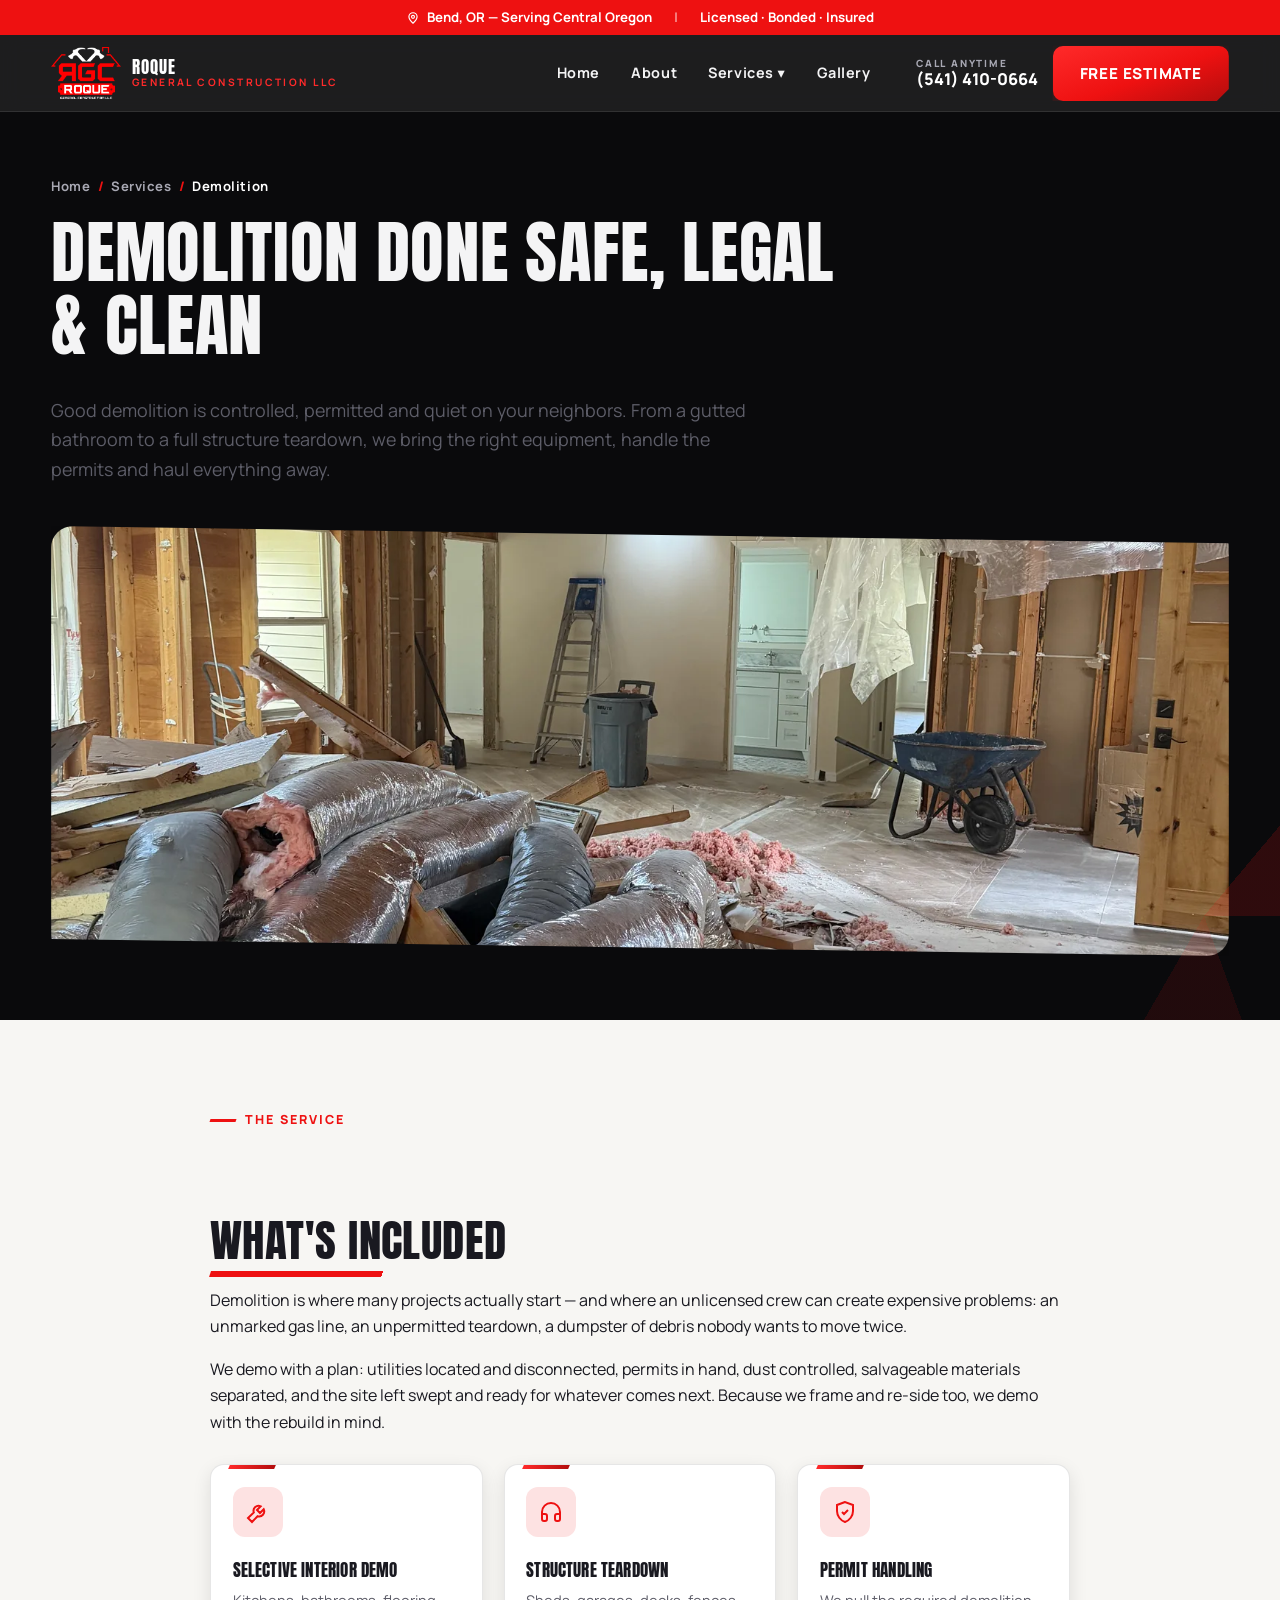
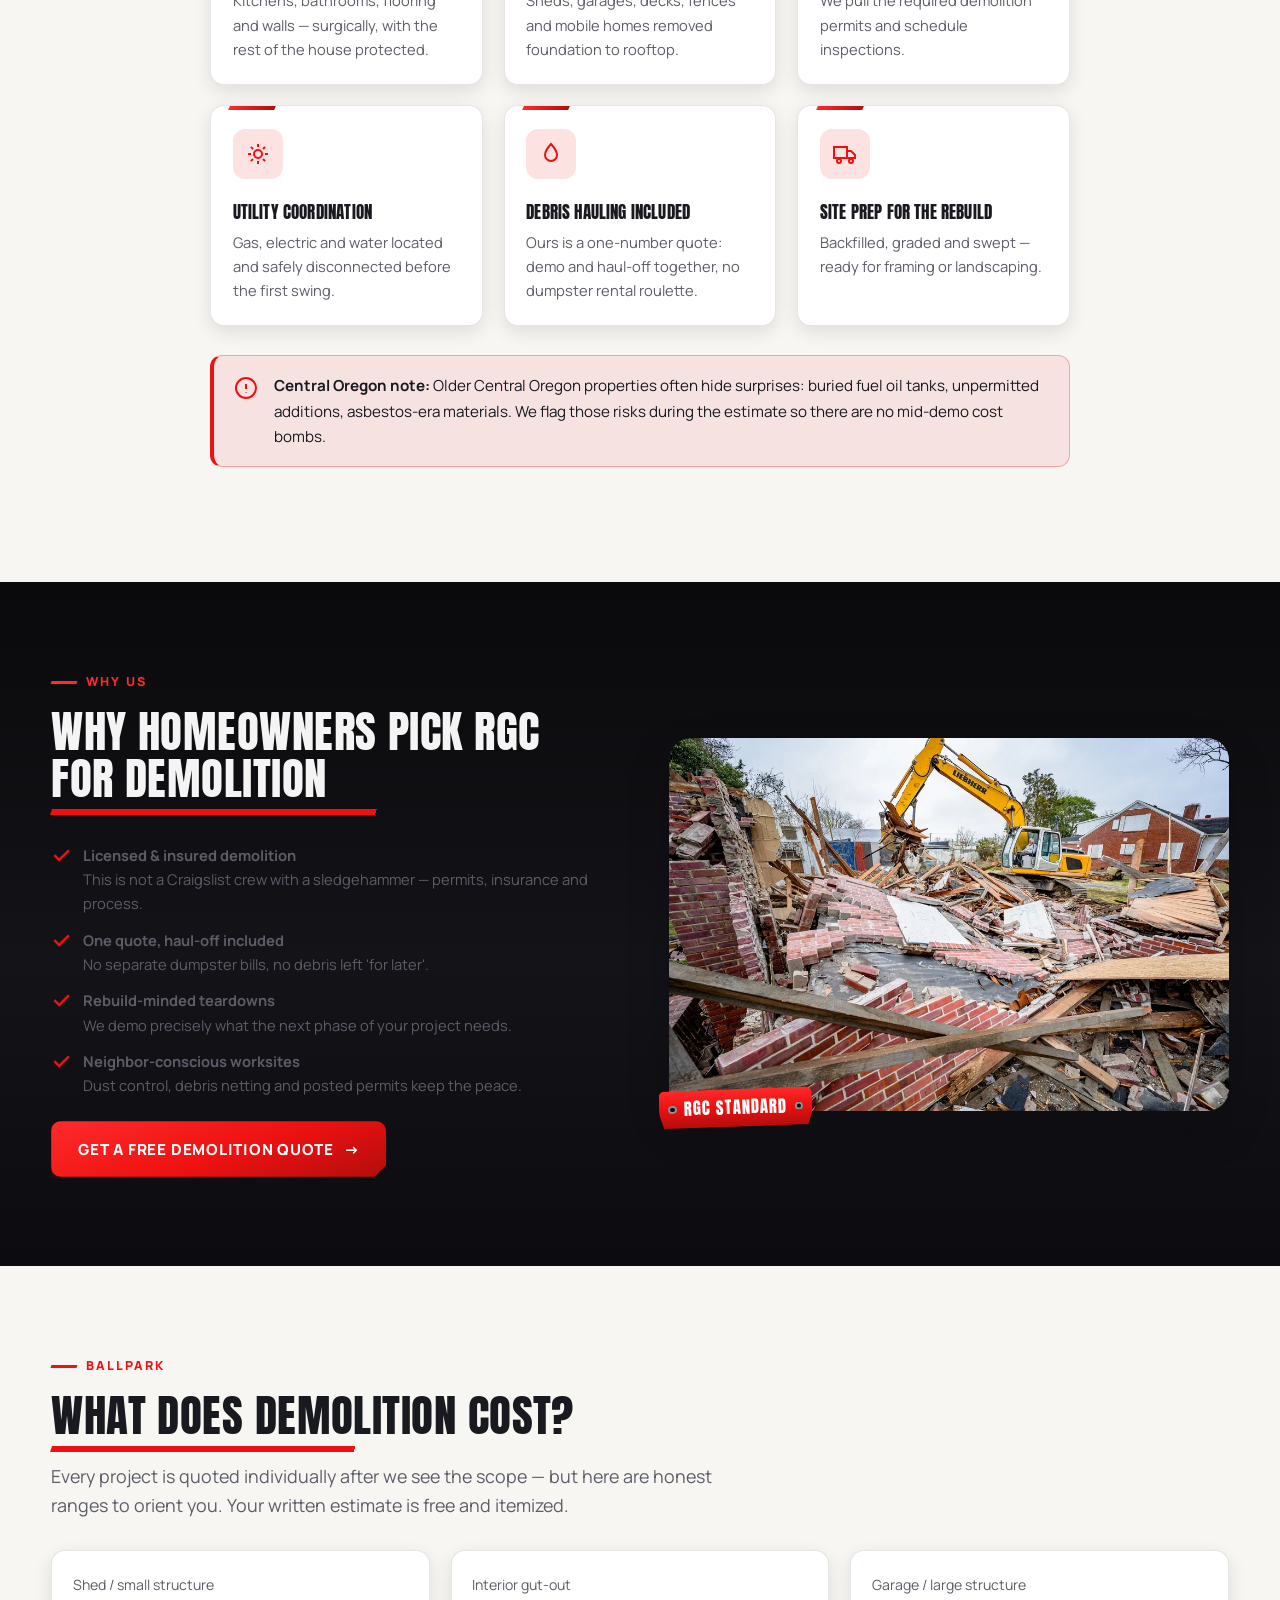
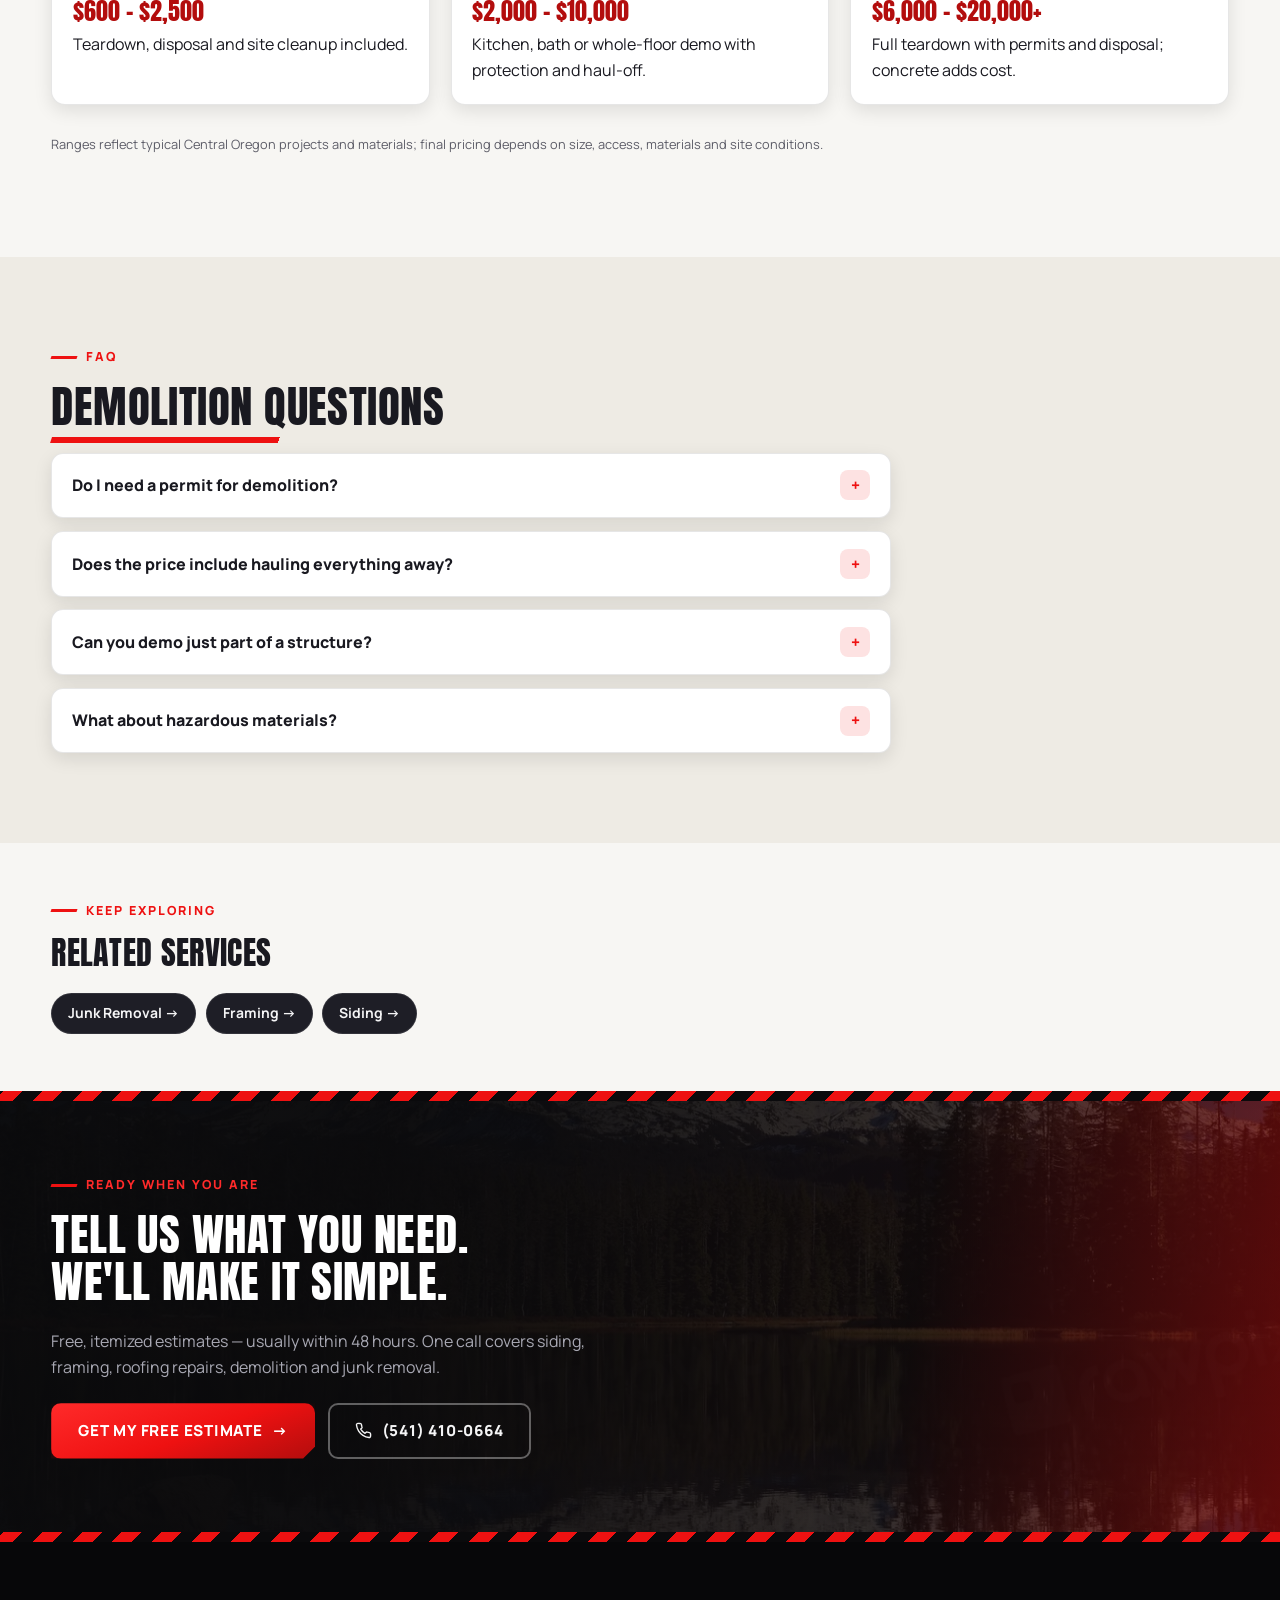
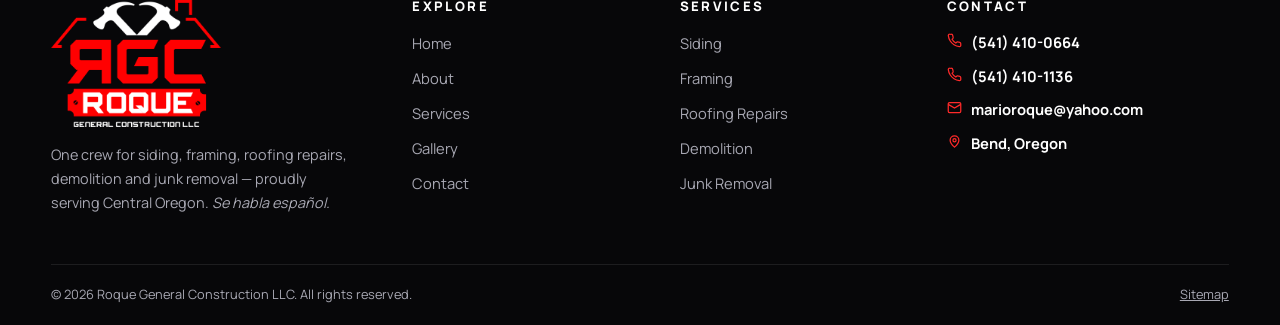
<file: services/demolition.html>
<!DOCTYPE html>
<html lang="en-US">
<head>
  <meta charset="UTF-8">
  <meta name="viewport" content="width=device-width, initial-scale=1">
  <title>Demolition Services in Bend, OR | Roque General Construction</title>
  <meta name="description" content="Safe, permitted residential demolition in Bend & Central Oregon — sheds, decks, interior gut-outs & full structures. Hauling included. Free quote: (541) 410-0664.">
  <link rel="canonical" href="https://roquegeneral.com/services/demolition">
  <meta name="robots" content="index, follow, max-image-preview:large">
  <meta name="geo.region" content="US-OR">
  <meta name="geo.placename" content="Bend, Oregon">
  <meta name="geo.position" content="44.0582;-121.3153">
  <meta name="ICBM" content="44.0582, -121.3153">
  <meta name="theme-color" content="#0a0a0c">
  <meta property="og:type" content="website">
  <meta property="og:site_name" content="Roque General Construction LLC">
  <meta property="og:title" content="Demolition Services in Bend, OR | Roque General Construction">
  <meta property="og:description" content="Safe, permitted residential demolition in Bend & Central Oregon — sheds, decks, interior gut-outs & full structures. Hauling included. Free quote: (541) 410-0664.">
  <meta property="og:url" content="https://roquegeneral.com/services/demolition">
  <meta property="og:locale" content="en_US">
  <meta property="og:image" content="https://roquegeneral.com/og-image.jpg">
  <meta property="og:image:width" content="1200">
  <meta property="og:image:height" content="630">
  <meta property="og:image:alt" content="RGC — Roque General Construction LLC logo on black with red geometric shapes">
  <meta name="twitter:image" content="https://roquegeneral.com/og-image.jpg">
  <meta name="twitter:card" content="summary_large_image">
  <meta name="twitter:title" content="Demolition Services in Bend, OR | Roque General Construction">
  <meta name="twitter:description" content="Safe, permitted residential demolition in Bend & Central Oregon — sheds, decks, interior gut-outs & full structures. Hauling included. Free quote: (541) 410-0664.">
  <link rel="icon" href="/favicon.ico" sizes="48x48">
  <link rel="icon" href="/favicon.svg" type="image/svg+xml">
  <link rel="icon" href="/img/icons/favicon-32x32.png" type="image/png" sizes="32x32">
  <link rel="apple-touch-icon" href="/img/icons/apple-touch-icon.png">
  <link rel="manifest" href="/site.webmanifest">
  <link rel="preconnect" href="https://fonts.googleapis.com">
  <link rel="preconnect" href="https://fonts.gstatic.com" crossorigin>
  <link href="https://fonts.googleapis.com/css2?family=Anton&family=Manrope:wght@400;500;600;700;800&display=swap" rel="stylesheet">
  <link rel="stylesheet" href="/css/styles.css?v=15">
  <script type="application/ld+json">
{
  "@context": "https://schema.org",
  "@graph": [
    {
      "@id": "https://roquegeneral.com/#business"
    },
    {
      "@type": "WebPage",
      "@id": "https://roquegeneral.com/services/demolition#webpage",
      "url": "https://roquegeneral.com/services/demolition",
      "name": "Demolition Services in Bend, OR | Roque General Construction",
      "isPartOf": {
        "@id": "https://roquegeneral.com/#website"
      },
      "about": {
        "@id": "https://roquegeneral.com/#business"
      },
      "inLanguage": "en-US"
    },
    {
      "@type": "Service",
      "@id": "https://roquegeneral.com/services/demolition#service",
      "serviceType": "Demolition",
      "name": "Demolition in Bend & Central Oregon",
      "description": "Safe, permitted residential demolition in Bend & Central Oregon — sheds, decks, interior gut-outs & full structures. Hauling included. Free quote: (541) 410-0664.",
      "provider": {
        "@id": "https://roquegeneral.com/#business"
      },
      "areaServed": [
        {
          "@type": "City",
          "name": "Bend, OR"
        },
        {
          "@type": "City",
          "name": "Redmond, OR"
        },
        {
          "@type": "City",
          "name": "Sisters, OR"
        },
        {
          "@type": "City",
          "name": "Prineville, OR"
        },
        {
          "@type": "City",
          "name": "La Pine, OR"
        },
        {
          "@type": "City",
          "name": "Madras, OR"
        }
      ]
    },
    {
      "@type": "BreadcrumbList",
      "itemListElement": [
        {
          "@type": "ListItem",
          "position": 1,
          "name": "Home",
          "item": "https://roquegeneral.com/"
        },
        {
          "@type": "ListItem",
          "position": 2,
          "name": "Services",
          "item": "https://roquegeneral.com/services"
        },
        {
          "@type": "ListItem",
          "position": 3,
          "name": "Demolition",
          "item": "https://roquegeneral.comNone"
        }
      ]
    },
    {
      "@type": "FAQPage",
      "@id": "https://roquegeneral.com/services/demolition#faq",
      "mainEntity": [
        {
          "@type": "Question",
          "name": "Do I need a permit for demolition?",
          "acceptedAnswer": {
            "@type": "Answer",
            "text": "Most structural demolition in Deschutes County and nearby jurisdictions requires one; interior remodel demo usually doesn't. We confirm requirements for your address and handle the paperwork when it's needed."
          }
        },
        {
          "@type": "Question",
          "name": "Does the price include hauling everything away?",
          "acceptedAnswer": {
            "@type": "Answer",
            "text": "Yes. Our demolition quotes are turnkey — labor, disposal fees and site cleanup in one number. The only surprise is how clean the site looks after."
          }
        },
        {
          "@type": "Question",
          "name": "Can you demo just part of a structure?",
          "acceptedAnswer": {
            "@type": "Answer",
            "text": "That's selective demolition — our specialty. We isolate utilities, protect what stays, and remove exactly what your plans call for."
          }
        },
        {
          "@type": "Question",
          "name": "What about hazardous materials?",
          "acceptedAnswer": {
            "@type": "Answer",
            "text": "Pre-1990s buildings can hide asbestos or lead. We flag the risk during the estimate; if testing is needed we'll connect you with an abatement partner before we demo."
          }
        }
      ]
    }
  ]
}
  </script>
  <script src="/js/main.js?v=15" defer></script>
</head>
<body>
  <a class="skip-link" href="#main">Skip to main content</a>

  <div class="topbar">
    <div class="container topbar__row">
      <span class="tb-item"><svg width="14" height="14" viewBox="0 0 24 24" fill="none" stroke="currentColor" stroke-width="2" stroke-linecap="round" stroke-linejoin="round" aria-hidden="true"><path d="M12 21s7-6.1 7-11a7 7 0 1 0-14 0c0 4.9 7 11 7 11z"/><circle cx="12" cy="10" r="2.5"/></svg>Bend, OR — Serving Central Oregon</span>
      <span class="sep" aria-hidden="true">|</span>
      <span>Licensed · Bonded · Insured</span>
    </div>
  </div>

  <header class="site-header">
    <div class="container header__row">
      <a class="brand" href="/">
        <img src="/img/logo-wide.png" alt="RGC — Roque General Construction LLC logo" width="243" height="186">
        <span class="brand__name">
          <b>Roque</b>
          <span>General Construction LLC</span>
        </span>
      </a>
      <nav class="main-nav" aria-label="Main navigation">
        <ul>
          <li><a href="/">Home</a></li>
          <li><a href="/about">About</a></li>
          <li>
            <details class="nav-item">
              <summary aria-label="Services menu">Services ▾</summary>
              <div class="nav-drop">
                <a href="/services/siding"><span class="n">01</span> Siding</a>
                <a href="/services/framing"><span class="n">02</span> Framing</a>
                <a href="/services/roofing-repairs"><span class="n">03</span> Roofing Repairs</a>
                <a href="/services/demolition"><span class="n">04</span> Demolition</a>
                <a href="/services/junk-removal"><span class="n">05</span> Junk Removal</a>
                <a href="/services"><span class="n">→</span> All services</a>
              </div>
            </details>
          </li>
          <li><a href="/gallery">Gallery</a></li>
        </ul>
      </nav>
      <div class="header__cta">
        <a class="header__phone" href="tel:+15414100664">
          <small>Call anytime</small>
          <b>(541) 410-0664</b>
        </a>
        <a class="btn btn--primary" href="/contact">Free Estimate</a>
      </div>
      <button class="nav-toggle" aria-label="Open menu" aria-expanded="false" aria-controls="drawer"><span></span></button>
    </div>
  </header>

  <div class="drawer" id="drawer" aria-hidden="true">
    <div class="drawer__scrim"></div>
    <aside class="drawer__panel" role="dialog" aria-modal="true" aria-label="Menu">
      <div class="drawer__head">
        <img src="/img/logo-wide.png" alt="RGC — Roque General Construction LLC" width="145" height="111">
        <button class="drawer__close" aria-label="Close menu">×</button>
      </div>
      <nav aria-label="Mobile navigation">
        <ul>
          <li><a href="/">Home</a></li>
          <li><a href="/about">About</a></li>
          <li>
            <details>
              <summary>Services <span class="chev">▾</span></summary>
              <ul>
                <li><a href="/services/siding">Siding</a></li>
                <li><a href="/services/framing">Framing</a></li>
                <li><a href="/services/roofing-repairs">Roofing Repairs</a></li>
                <li><a href="/services/demolition">Demolition</a></li>
                <li><a href="/services/junk-removal">Junk Removal</a></li>
                <li><a href="/services">All services</a></li>
              </ul>
            </details>
          </li>
          <li><a href="/gallery">Gallery</a></li>
        </ul>
      </nav>
      <div class="drawer__cta">
        <a class="btn btn--primary" href="/contact">Get a Free Estimate</a>
        <a class="btn btn--ghost" href="tel:+15414100664"><svg width="17" height="17" viewBox="0 0 24 24" fill="none" stroke="currentColor" stroke-width="2" stroke-linecap="round" stroke-linejoin="round" aria-hidden="true"><path d="M22 16.9v3a2 2 0 0 1-2.2 2 19.8 19.8 0 0 1-8.6-3.1 19.5 19.5 0 0 1-6-6A19.8 19.8 0 0 1 2.1 4.2 2 2 0 0 1 4.1 2h3a2 2 0 0 1 2 1.7c.1 1 .4 2 .7 2.9a2 2 0 0 1-.4 2.1L8.1 10a16 16 0 0 0 6 6l1.3-1.3a2 2 0 0 1 2.1-.4c.9.3 1.9.6 2.9.7a2 2 0 0 1 1.6 2z"/></svg>(541) 410-0664</a>
        <p class="drawer__meta">Bend, OR · Mon–Fri 7am–6pm, Sat 8am–2pm<br>Licensed · Bonded · Insured</p>
      </div>
    </aside>
  </div>


  <main id="main">
    <section class="page-hero">
      <div class="container page-hero__inner">
        <ul class="breadcrumb"><li><a href="/">Home</a></li><li><a href="/services">Services</a></li><li><span aria-current="page">Demolition</span></li></ul>
        <h1>Demolition Done Safe, Legal &amp; Clean</h1>
        <p class="lead">Good demolition is controlled, permitted and quiet on your neighbors. From a gutted bathroom to a full structure teardown, we bring the right equipment, handle the permits and haul everything away.</p>
        <div class="page-hero__img">
          <img src="/img/photos/demolition-excavator.webp" alt="Interior gut-out: framing exposed and debris staged for haul-off" fetchpriority="high" width="1600" height="2133">
        </div>
      </div>
    </section>

    <section class="section">
      <div class="container content-block">
        <p class="eyebrow">The service</p>
        <h2 class="headline-mark">What's included</h2>
        <p>Demolition is where many projects actually start — and where an unlicensed crew can create expensive problems: an unmarked gas line, an unpermitted teardown, a dumpster of debris nobody wants to move twice.</p>
        <p>We demo with a plan: utilities located and disconnected, permits in hand, dust controlled, salvageable materials separated, and the site left swept and ready for whatever comes next. Because we frame and re-side too, we demo with the rebuild in mind.</p>
        <div class="feature-cards">
          <div class="feature-card">
            <span class="fc-icon"><svg width="24" height="24" viewBox="0 0 24 24" fill="none" stroke="currentColor" stroke-width="2" aria-hidden="true"><path d="M14.7 6.3a5 5 0 0 0-6.9 6.1L2 18l4 4 5.6-5.8a5 5 0 0 0 6.1-6.9L14 13l-3-3 3.7-3.7z"/></svg></span>
            <h3>Selective interior demo</h3>
            <p>Kitchens, bathrooms, flooring and walls — surgically, with the rest of the house protected.</p>
          </div>
          <div class="feature-card">
            <span class="fc-icon"><svg width="24" height="24" viewBox="0 0 24 24" fill="none" stroke="currentColor" stroke-width="2" aria-hidden="true"><path d="M3 18v-6a9 9 0 0 1 18 0v6"/><path d="M21 19a2 2 0 0 1-2 2h-1a2 2 0 0 1-2-2v-3a2 2 0 0 1 2-2h3zM3 19a2 2 0 0 0 2 2h1a2 2 0 0 0 2-2v-3a2 2 0 0 0-2-2H3z"/></svg></span>
            <h3>Structure teardown</h3>
            <p>Sheds, garages, decks, fences and mobile homes removed foundation to rooftop.</p>
          </div>
          <div class="feature-card">
            <span class="fc-icon"><svg width="24" height="24" viewBox="0 0 24 24" fill="none" stroke="currentColor" stroke-width="2" aria-hidden="true"><path d="M12 2 4 5v6c0 5 3.4 9.4 8 11 4.6-1.6 8-6 8-11V5l-8-3z"/><path d="M9 12l2 2 4-4"/></svg></span>
            <h3>Permit handling</h3>
            <p>We pull the required demolition permits and schedule inspections.</p>
          </div>
          <div class="feature-card">
            <span class="fc-icon"><svg width="24" height="24" viewBox="0 0 24 24" fill="none" stroke="currentColor" stroke-width="2" aria-hidden="true"><circle cx="12" cy="12" r="4"/><path d="M12 2v3M12 19v3M2 12h3M19 12h3M4.9 4.9l2.1 2.1M17 17l2.1 2.1M19.1 4.9 17 7M7 17l-2.1 2.1"/></svg></span>
            <h3>Utility coordination</h3>
            <p>Gas, electric and water located and safely disconnected before the first swing.</p>
          </div>
          <div class="feature-card">
            <span class="fc-icon"><svg width="24" height="24" viewBox="0 0 24 24" fill="none" stroke="currentColor" stroke-width="2" aria-hidden="true"><path d="M12 2s6 6.6 6 11a6 6 0 1 1-12 0c0-4.4 6-11 6-11z"/></svg></span>
            <h3>Debris hauling included</h3>
            <p>Ours is a one-number quote: demo and haul-off together, no dumpster rental roulette.</p>
          </div>
          <div class="feature-card">
            <span class="fc-icon"><svg width="24" height="24" viewBox="0 0 24 24" fill="none" stroke="currentColor" stroke-width="2" aria-hidden="true"><path d="M1 5h13v11H1zM14 9h4l4 4v3h-8z"/><circle cx="6" cy="19" r="2"/><circle cx="18" cy="19" r="2"/></svg></span>
            <h3>Site prep for the rebuild</h3>
            <p>Backfilled, graded and swept — ready for framing or landscaping.</p>
          </div>
        </div>
        <div class="info-banner">
          <svg width="24" height="24" viewBox="0 0 24 24" fill="none" stroke="currentColor" stroke-width="2" aria-hidden="true"><circle cx="12" cy="12" r="10"/><path d="M12 8v5M12 16.5v.5"/></svg>
          <p><b>Central Oregon note:</b> Older Central Oregon properties often hide surprises: buried fuel oil tanks, unpermitted additions, asbestos-era materials. We flag those risks during the estimate so there are no mid-demo cost bombs.</p>
        </div>
      </div>
    </section>

    <section class="section section--dark">
      <div class="container split split--rev">
        <div class="split__media reveal">
          <img src="/img/photos/demolition-stock.webp" alt="Excavator tearing down an old residential structure" loading="lazy" width="1200" height="800">
          <span class="plate plate-float">RGC standard</span>
        </div>
        <div class="reveal reveal-d1">
          <p class="eyebrow">Why us</p>
          <h2 class="headline-mark">Why homeowners pick RGC for demolition</h2>
          <ul class="checklist">
            <li><svg width="20" height="20" viewBox="0 0 16 16" fill="currentColor" aria-hidden="true"><path d="M6.5 12.5 2 8l1.4-1.4 3.1 3.1L13.6 2.7 15 4.1z"/></svg><span><b>Licensed & insured demolition</b> <span>This is not a Craigslist crew with a sledgehammer — permits, insurance and process.</span></span></li>
            <li><svg width="20" height="20" viewBox="0 0 16 16" fill="currentColor" aria-hidden="true"><path d="M6.5 12.5 2 8l1.4-1.4 3.1 3.1L13.6 2.7 15 4.1z"/></svg><span><b>One quote, haul-off included</b> <span>No separate dumpster bills, no debris left 'for later'.</span></span></li>
            <li><svg width="20" height="20" viewBox="0 0 16 16" fill="currentColor" aria-hidden="true"><path d="M6.5 12.5 2 8l1.4-1.4 3.1 3.1L13.6 2.7 15 4.1z"/></svg><span><b>Rebuild-minded teardowns</b> <span>We demo precisely what the next phase of your project needs.</span></span></li>
            <li><svg width="20" height="20" viewBox="0 0 16 16" fill="currentColor" aria-hidden="true"><path d="M6.5 12.5 2 8l1.4-1.4 3.1 3.1L13.6 2.7 15 4.1z"/></svg><span><b>Neighbor-conscious worksites</b> <span>Dust control, debris netting and posted permits keep the peace.</span></span></li>
          </ul>
          <a class="btn btn--primary" href="/contact">Get a free demolition quote <span class="btn-arrow">→</span></a>
        </div>
      </div>
    </section>

    <section class="section">
      <div class="container">
        <p class="eyebrow">Ballpark</p>
        <h2 class="headline-mark">What does demolition cost?</h2>
        <p class="lead" style="margin-bottom:1.4rem">Every project is quoted individually after we see the scope — but here are honest ranges to orient you. Your written estimate is free and itemized.</p>
        <div class="price-hint">
          <div class="ph reveal"><span>Shed / small structure</span><b>$600 – $2,500</b><p style="margin:.4rem 0 0">Teardown, disposal and site cleanup included.</p></div>
          <div class="ph reveal"><span>Interior gut-out</span><b>$2,000 – $10,000</b><p style="margin:.4rem 0 0">Kitchen, bath or whole-floor demo with protection and haul-off.</p></div>
          <div class="ph reveal"><span>Garage / large structure</span><b>$6,000 – $20,000+</b><p style="margin:.4rem 0 0">Full teardown with permits and disposal; concrete adds cost.</p></div>
        </div>
        <p class="form-note">Ranges reflect typical Central Oregon projects and materials; final pricing depends on size, access, materials and site conditions.</p>
      </div>
    </section>

    <section class="section section--paper2">
      <div class="container">
        <p class="eyebrow">FAQ</p>
        <h2 class="headline-mark">Demolition questions</h2>
<div class="faq">
          <details>
            <summary>Do I need a permit for demolition? <span class="chev" aria-hidden="true">+</span></summary>
            <div class="faq__a"><p>Most structural demolition in Deschutes County and nearby jurisdictions requires one; interior remodel demo usually doesn't. We confirm requirements for your address and handle the paperwork when it's needed.</p></div>
          </details>
          <details>
            <summary>Does the price include hauling everything away? <span class="chev" aria-hidden="true">+</span></summary>
            <div class="faq__a"><p>Yes. Our demolition quotes are turnkey — labor, disposal fees and site cleanup in one number. The only surprise is how clean the site looks after.</p></div>
          </details>
          <details>
            <summary>Can you demo just part of a structure? <span class="chev" aria-hidden="true">+</span></summary>
            <div class="faq__a"><p>That's selective demolition — our specialty. We isolate utilities, protect what stays, and remove exactly what your plans call for.</p></div>
          </details>
          <details>
            <summary>What about hazardous materials? <span class="chev" aria-hidden="true">+</span></summary>
            <div class="faq__a"><p>Pre-1990s buildings can hide asbestos or lead. We flag the risk during the estimate; if testing is needed we'll connect you with an abatement partner before we demo.</p></div>
          </details>
</div>
      </div>
    </section>

    <section class="section section--tight">
      <div class="container">
        <p class="eyebrow">Keep exploring</p>
        <h2 style="font-size:clamp(1.5rem,2.6vw,2rem)">Related services</h2>
        <div class="area-chips">
          <a class="chip" href="/services/junk-removal" style="text-decoration:none">Junk Removal →</a>
          <a class="chip" href="/services/framing" style="text-decoration:none">Framing →</a>
          <a class="chip" href="/services/siding" style="text-decoration:none">Siding →</a>
        </div>
      </div>
    </section>

    <div class="hazard" aria-hidden="true"></div>
    <section class="cta-band">
      <div class="cta-band__bg" aria-hidden="true">
        <img src="/img/photos/bend-lake.webp" alt="" loading="lazy" width="1600" height="1067">
      </div>
      <div class="container">
        <p class="eyebrow" style="color:var(--red-bright)">Ready when you are</p>
        <h2>Tell us what you need. We'll make it simple.</h2>
        <p>Free, itemized estimates — usually within 48 hours. One call covers siding, framing, roofing repairs, demolition and junk removal.</p>
        <div class="cta-band__actions">
          <a class="btn btn--primary" href="/contact">Get My Free Estimate <span class="btn-arrow">→</span></a>
          <a class="btn btn--ghost" href="tel:+15414100664"><svg width="17" height="17" viewBox="0 0 24 24" fill="none" stroke="currentColor" stroke-width="2" stroke-linecap="round" stroke-linejoin="round" aria-hidden="true"><path d="M22 16.9v3a2 2 0 0 1-2.2 2 19.8 19.8 0 0 1-8.6-3.1 19.5 19.5 0 0 1-6-6A19.8 19.8 0 0 1 2.1 4.2 2 2 0 0 1 4.1 2h3a2 2 0 0 1 2 1.7c.1 1 .4 2 .7 2.9a2 2 0 0 1-.4 2.1L8.1 10a16 16 0 0 0 6 6l1.3-1.3a2 2 0 0 1 2.1-.4c.9.3 1.9.6 2.9.7a2 2 0 0 1 1.6 2z"/></svg>(541) 410-0664</a>
        </div>
      </div>
    </section>
  </main>

  <footer class="site-footer">
    <div class="container">
      <div class="footer__grid">
        <div class="footer__brand">
          <img src="/img/logo-wide.png" alt="RGC — Roque General Construction LLC" loading="lazy" width="200" height="150">
          <p>One crew for siding, framing, roofing repairs, demolition and junk removal — proudly serving Central Oregon. <em>Se habla español.</em></p>
        </div>
        <div class="footer__col">
          <h4>Explore</h4>
          <ul>
            <li><a href="/">Home</a></li>
            <li><a href="/about">About</a></li>
            <li><a href="/services">Services</a></li>
            <li><a href="/gallery">Gallery</a></li>
            <li><a href="/contact">Contact</a></li>
          </ul>
        </div>
        <div class="footer__col">
          <h4>Services</h4>
          <ul>
            <li><a href="/services/siding">Siding</a></li>
            <li><a href="/services/framing">Framing</a></li>
            <li><a href="/services/roofing-repairs">Roofing Repairs</a></li>
            <li><a href="/services/demolition">Demolition</a></li>
            <li><a href="/services/junk-removal">Junk Removal</a></li>
          </ul>
        </div>
        <div class="footer__col">
          <h4>Contact</h4>
          <p class="f-line"><svg width="15" height="15" viewBox="0 0 24 24" fill="none" stroke="currentColor" stroke-width="2" aria-hidden="true"><path d="M22 16.9v3a2 2 0 0 1-2.2 2 19.8 19.8 0 0 1-8.6-3.1 19.5 19.5 0 0 1-6-6A19.8 19.8 0 0 1 2.1 4.2 2 2 0 0 1 4.1 2h3a2 2 0 0 1 2 1.7c.1 1 .4 2 .7 2.9a2 2 0 0 1-.4 2.1L8.1 10a16 16 0 0 0 6 6l1.3-1.3a2 2 0 0 1 2.1-.4c.9.3 1.9.6 2.9.7a2 2 0 0 1 1.6 2z"/></svg><a href="tel:+15414100664">(541) 410-0664</a></p>
          <p class="f-line"><svg width="15" height="15" viewBox="0 0 24 24" fill="none" stroke="currentColor" stroke-width="2" aria-hidden="true"><path d="M22 16.9v3a2 2 0 0 1-2.2 2 19.8 19.8 0 0 1-8.6-3.1 19.5 19.5 0 0 1-6-6A19.8 19.8 0 0 1 2.1 4.2 2 2 0 0 1 4.1 2h3a2 2 0 0 1 2 1.7c.1 1 .4 2 .7 2.9a2 2 0 0 1-.4 2.1L8.1 10a16 16 0 0 0 6 6l1.3-1.3a2 2 0 0 1 2.1-.4c.9.3 1.9.6 2.9.7a2 2 0 0 1 1.6 2z"/></svg><a href="tel:+15414101136">(541) 410-1136</a></p>
          <p class="f-line"><svg width="15" height="15" viewBox="0 0 24 24" fill="none" stroke="currentColor" stroke-width="2" aria-hidden="true"><rect x="2" y="4" width="20" height="16" rx="2"/><path d="m22 7-10 6L2 7"/></svg><a href="mailto:marioroque@yahoo.com">marioroque@yahoo.com</a></p>
          <p class="f-line"><svg width="15" height="15" viewBox="0 0 24 24" fill="none" stroke="currentColor" stroke-width="2" aria-hidden="true"><path d="M12 21s7-6.1 7-11a7 7 0 1 0-14 0c0 4.9 7 11 7 11z"/><circle cx="12" cy="10" r="2.5"/></svg><span style="color:#fff;font-weight:700">Bend, Oregon</span></p>
        </div>
      </div>
      <div class="footer-legal">
        <span>© <span data-year>2026</span> Roque General Construction LLC. All rights reserved.</span>
<span><a href="/sitemap.xml">Sitemap</a></span>
      </div>
    </div>
  </footer>

  <div class="mobile-cta">
    <a href="tel:+15414100664"><svg width="16" height="16" viewBox="0 0 24 24" fill="none" stroke="currentColor" stroke-width="2" stroke-linecap="round" stroke-linejoin="round" aria-hidden="true"><path d="M22 16.9v3a2 2 0 0 1-2.2 2 19.8 19.8 0 0 1-8.6-3.1 19.5 19.5 0 0 1-6-6A19.8 19.8 0 0 1 2.1 4.2 2 2 0 0 1 4.1 2h3a2 2 0 0 1 2 1.7c.1 1 .4 2 .7 2.9a2 2 0 0 1-.4 2.1L8.1 10a16 16 0 0 0 6 6l1.3-1.3a2 2 0 0 1 2.1-.4c.9.3 1.9.6 2.9.7a2 2 0 0 1 1.6 2z"/></svg>Call Now</a>
    <a href="/contact">Free Estimate →</a>
  </div>

  <button class="back-top" aria-label="Back to top">↑</button>
</body>
</html>
</file>
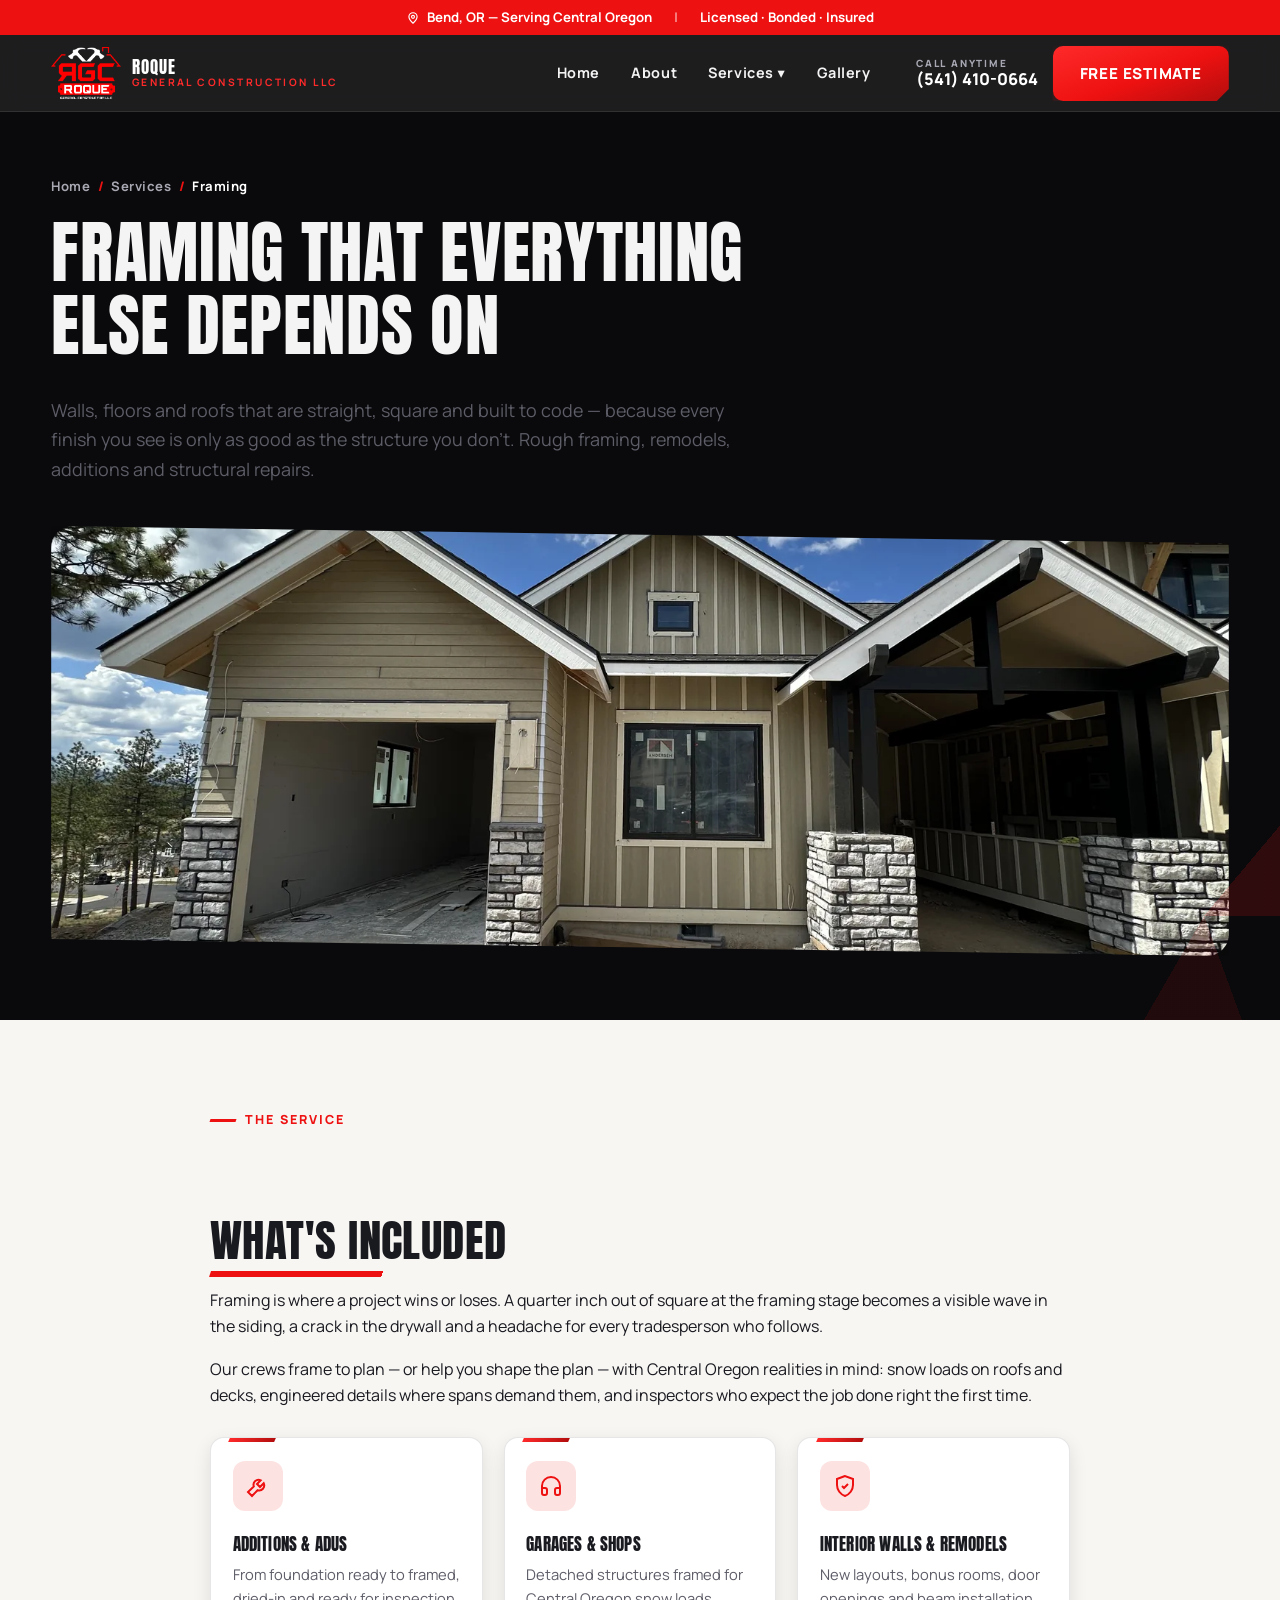
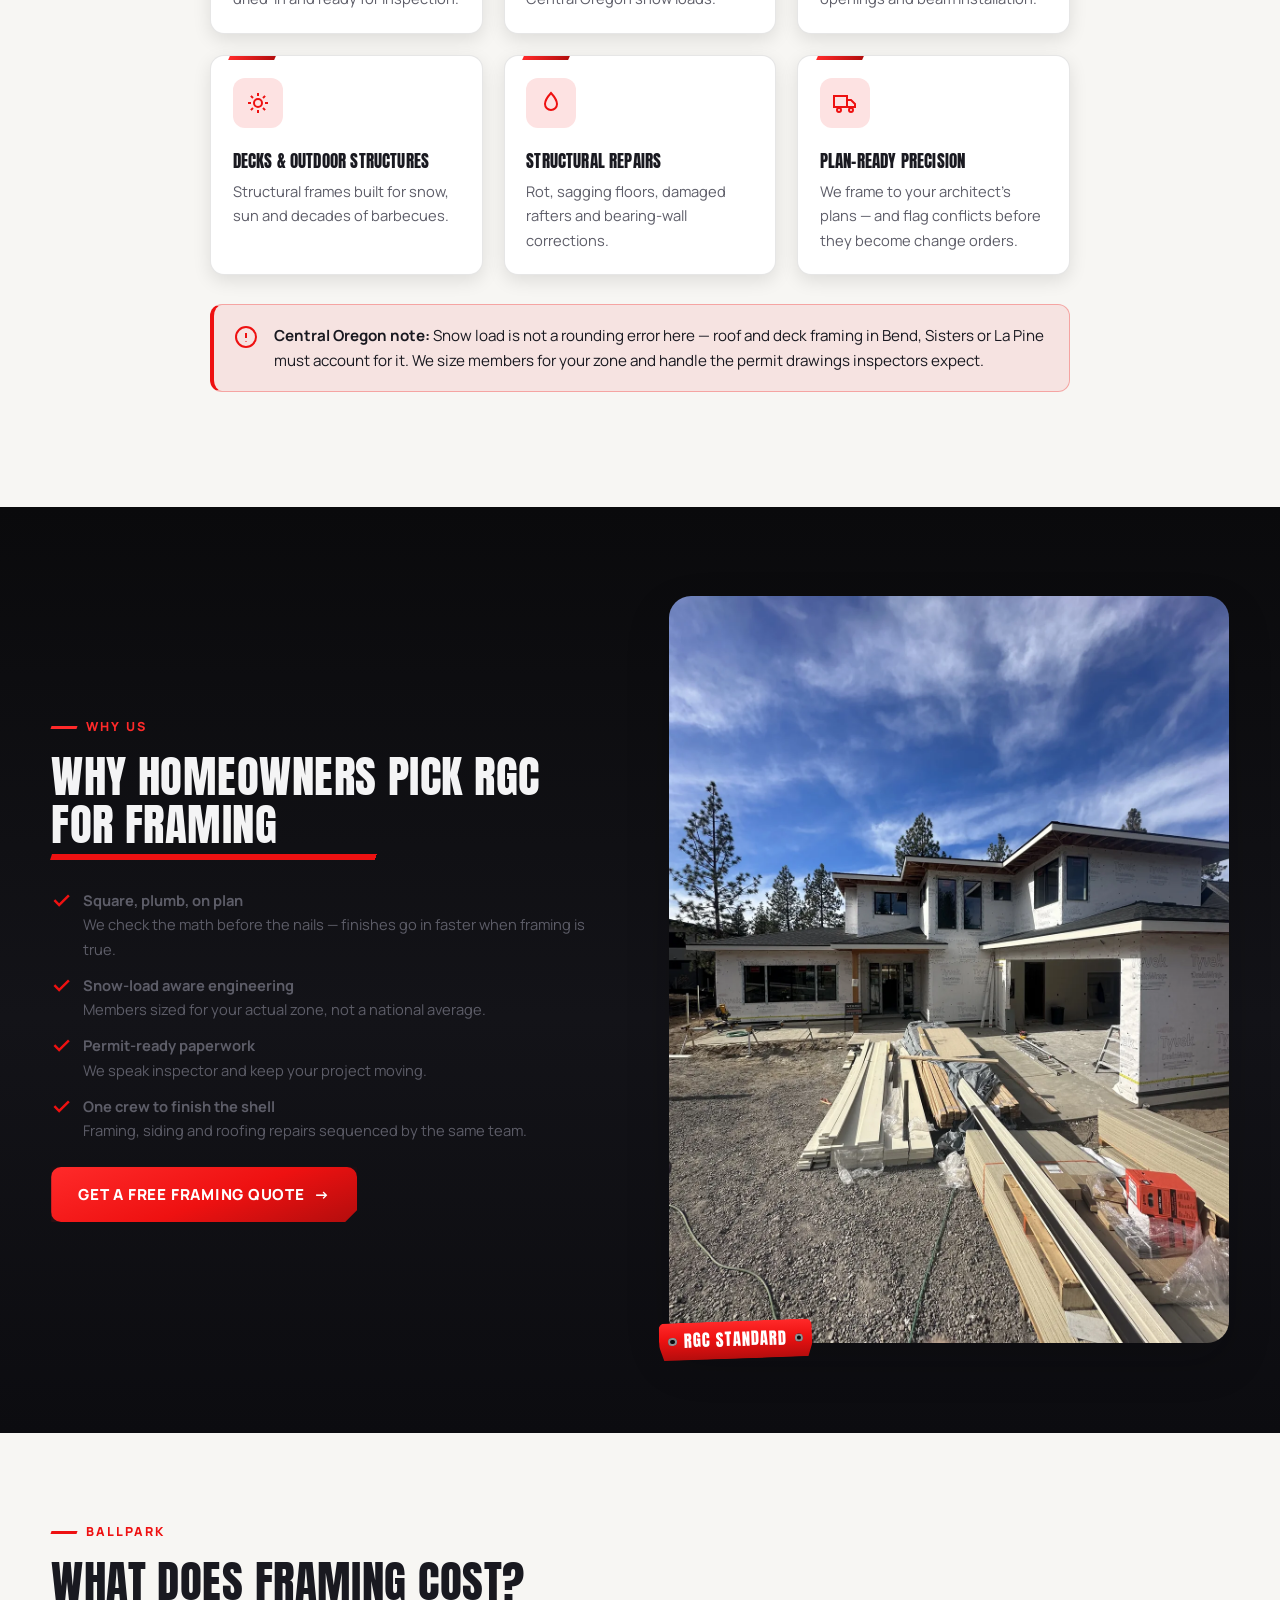
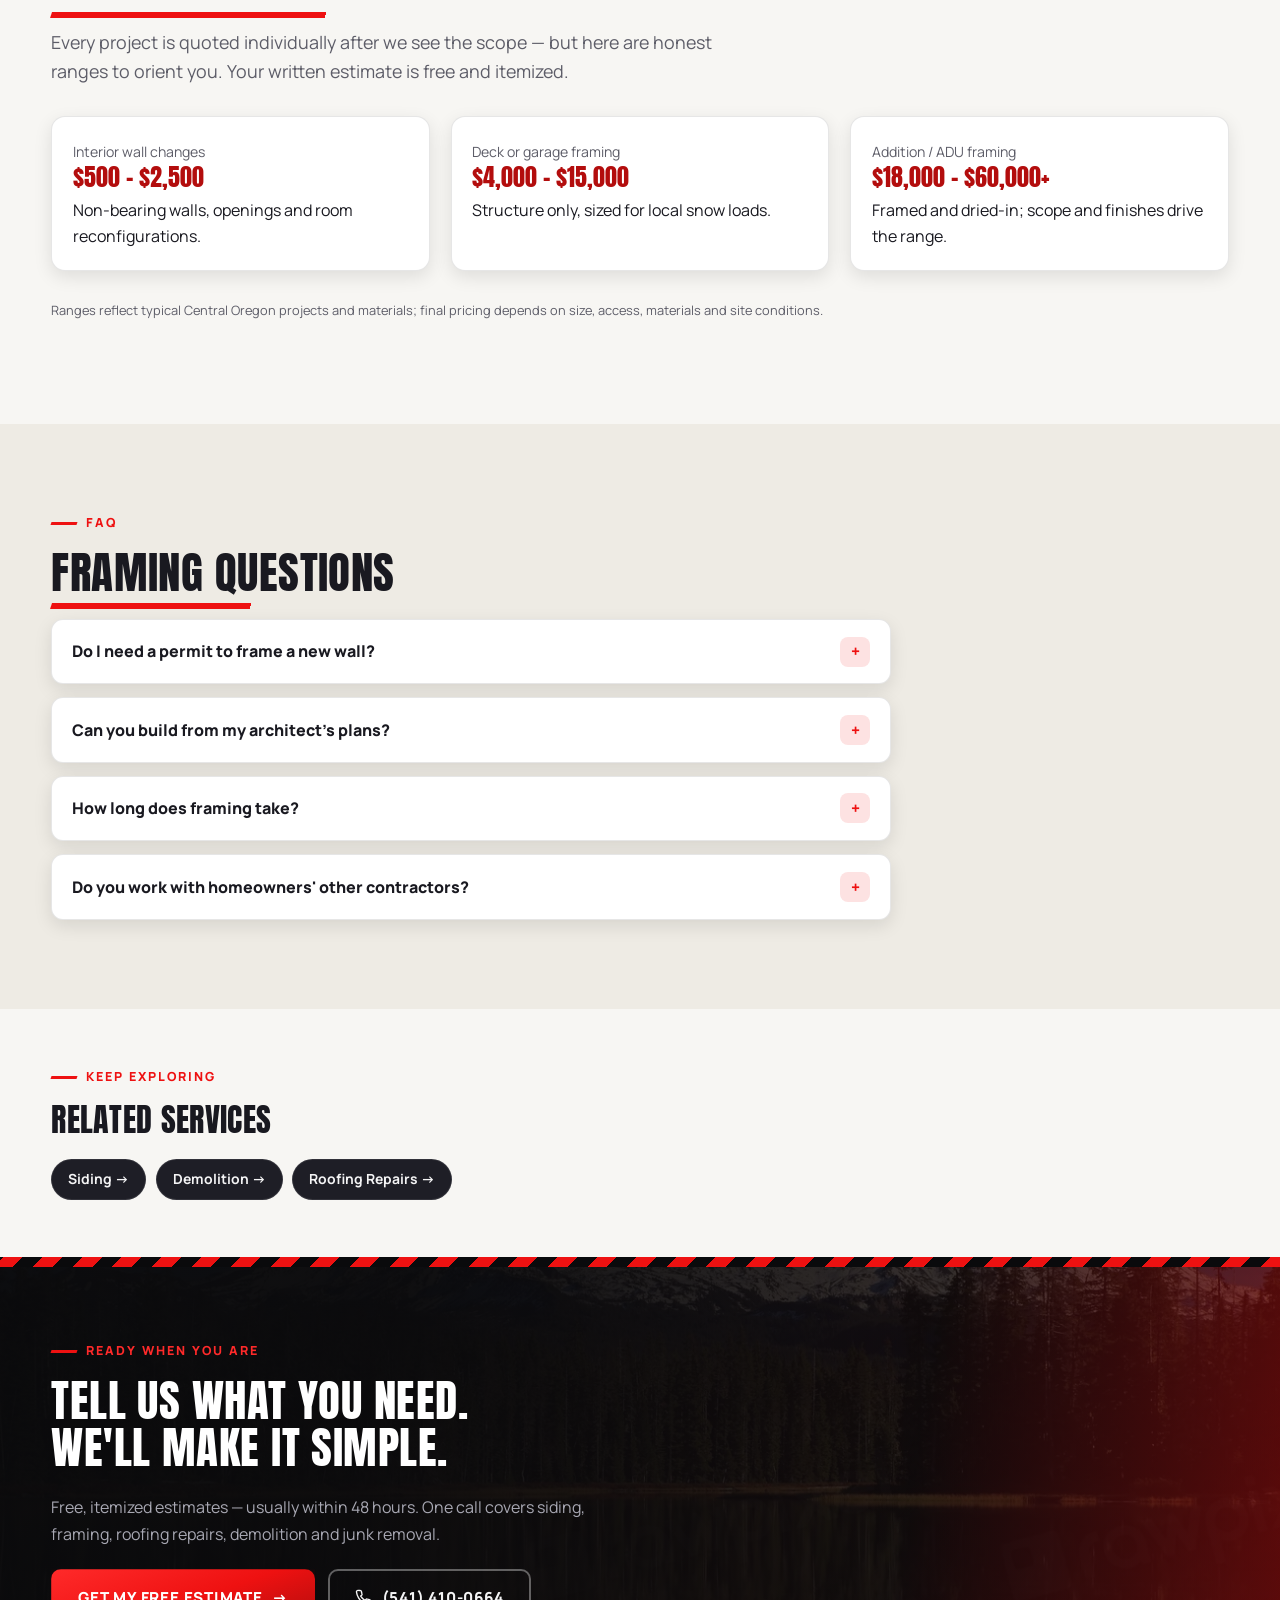
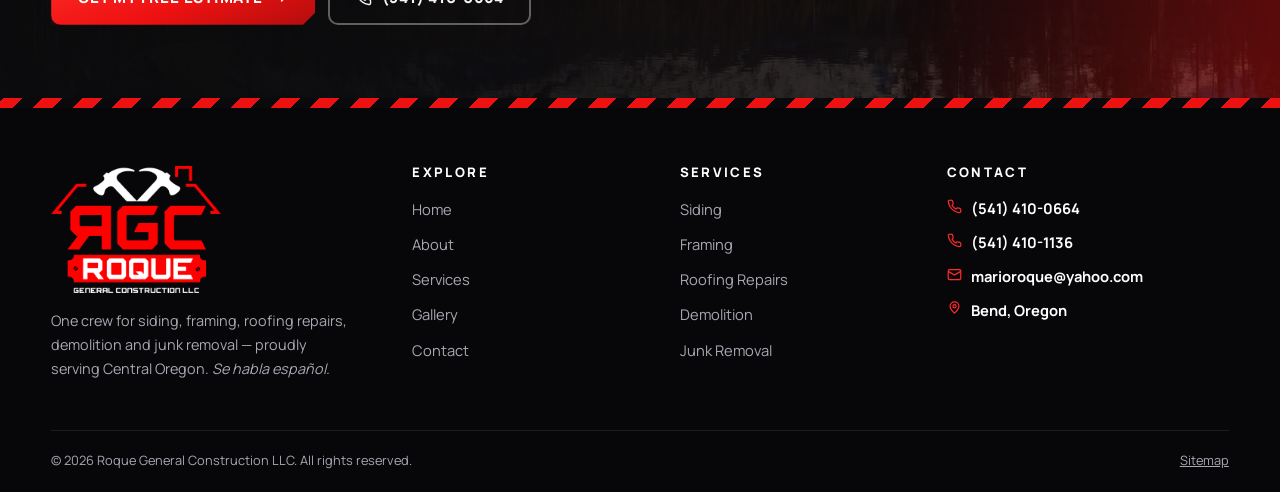
<file: services/framing.html>
<!DOCTYPE html>
<html lang="en-US">
<head>
  <meta charset="UTF-8">
  <meta name="viewport" content="width=device-width, initial-scale=1">
  <title>Framing Contractor in Bend, OR | Roque General Construction</title>
  <meta name="description" content="Straight, code-aware framing in Bend & Central Oregon: additions, ADUs, garages, interior walls, decks & structural repairs. Free quote: (541) 410-0664.">
  <link rel="canonical" href="https://roquegeneral.com/services/framing">
  <meta name="robots" content="index, follow, max-image-preview:large">
  <meta name="geo.region" content="US-OR">
  <meta name="geo.placename" content="Bend, Oregon">
  <meta name="geo.position" content="44.0582;-121.3153">
  <meta name="ICBM" content="44.0582, -121.3153">
  <meta name="theme-color" content="#0a0a0c">
  <meta property="og:type" content="website">
  <meta property="og:site_name" content="Roque General Construction LLC">
  <meta property="og:title" content="Framing Contractor in Bend, OR | Roque General Construction">
  <meta property="og:description" content="Straight, code-aware framing in Bend & Central Oregon: additions, ADUs, garages, interior walls, decks & structural repairs. Free quote: (541) 410-0664.">
  <meta property="og:url" content="https://roquegeneral.com/services/framing">
  <meta property="og:locale" content="en_US">
  <meta property="og:image" content="https://roquegeneral.com/og-image.jpg">
  <meta property="og:image:width" content="1200">
  <meta property="og:image:height" content="630">
  <meta property="og:image:alt" content="RGC — Roque General Construction LLC logo on black with red geometric shapes">
  <meta name="twitter:image" content="https://roquegeneral.com/og-image.jpg">
  <meta name="twitter:card" content="summary_large_image">
  <meta name="twitter:title" content="Framing Contractor in Bend, OR | Roque General Construction">
  <meta name="twitter:description" content="Straight, code-aware framing in Bend & Central Oregon: additions, ADUs, garages, interior walls, decks & structural repairs. Free quote: (541) 410-0664.">
  <link rel="icon" href="/favicon.ico" sizes="48x48">
  <link rel="icon" href="/favicon.svg" type="image/svg+xml">
  <link rel="icon" href="/img/icons/favicon-32x32.png" type="image/png" sizes="32x32">
  <link rel="apple-touch-icon" href="/img/icons/apple-touch-icon.png">
  <link rel="manifest" href="/site.webmanifest">
  <link rel="preconnect" href="https://fonts.googleapis.com">
  <link rel="preconnect" href="https://fonts.gstatic.com" crossorigin>
  <link href="https://fonts.googleapis.com/css2?family=Anton&family=Manrope:wght@400;500;600;700;800&display=swap" rel="stylesheet">
  <link rel="stylesheet" href="/css/styles.css?v=15">
  <script type="application/ld+json">
{
  "@context": "https://schema.org",
  "@graph": [
    {
      "@id": "https://roquegeneral.com/#business"
    },
    {
      "@type": "WebPage",
      "@id": "https://roquegeneral.com/services/framing#webpage",
      "url": "https://roquegeneral.com/services/framing",
      "name": "Framing Contractor in Bend, OR | Roque General Construction",
      "isPartOf": {
        "@id": "https://roquegeneral.com/#website"
      },
      "about": {
        "@id": "https://roquegeneral.com/#business"
      },
      "inLanguage": "en-US"
    },
    {
      "@type": "Service",
      "@id": "https://roquegeneral.com/services/framing#service",
      "serviceType": "Framing",
      "name": "Framing in Bend & Central Oregon",
      "description": "Straight, code-aware framing in Bend & Central Oregon: additions, ADUs, garages, interior walls, decks & structural repairs. Free quote: (541) 410-0664.",
      "provider": {
        "@id": "https://roquegeneral.com/#business"
      },
      "areaServed": [
        {
          "@type": "City",
          "name": "Bend, OR"
        },
        {
          "@type": "City",
          "name": "Redmond, OR"
        },
        {
          "@type": "City",
          "name": "Sisters, OR"
        },
        {
          "@type": "City",
          "name": "Prineville, OR"
        },
        {
          "@type": "City",
          "name": "La Pine, OR"
        },
        {
          "@type": "City",
          "name": "Madras, OR"
        }
      ]
    },
    {
      "@type": "BreadcrumbList",
      "itemListElement": [
        {
          "@type": "ListItem",
          "position": 1,
          "name": "Home",
          "item": "https://roquegeneral.com/"
        },
        {
          "@type": "ListItem",
          "position": 2,
          "name": "Services",
          "item": "https://roquegeneral.com/services"
        },
        {
          "@type": "ListItem",
          "position": 3,
          "name": "Framing",
          "item": "https://roquegeneral.comNone"
        }
      ]
    },
    {
      "@type": "FAQPage",
      "@id": "https://roquegeneral.com/services/framing#faq",
      "mainEntity": [
        {
          "@type": "Question",
          "name": "Do I need a permit to frame a new wall?",
          "acceptedAnswer": {
            "@type": "Answer",
            "text": "Most structural work — bearing walls, additions, decks — needs a permit in Deschutes County and surrounding jurisdictions. Non-bearing interior walls usually don't. We handle permit drawings and scheduling for projects that need them."
          }
        },
        {
          "@type": "Question",
          "name": "Can you build from my architect's plans?",
          "acceptedAnswer": {
            "@type": "Answer",
            "text": "Absolutely. We frame to plan and coordinate directly with your designer or engineer when site conditions call for adjustments — you'll hear about it before we cut, not after."
          }
        },
        {
          "@type": "Question",
          "name": "How long does framing take?",
          "acceptedAnswer": {
            "@type": "Answer",
            "text": "A garage or addition frame typically runs one to two weeks once materials are on site. Weather matters: we plan around snow and don't rush structural work."
          }
        },
        {
          "@type": "Question",
          "name": "Do you work with homeowners' other contractors?",
          "acceptedAnswer": {
            "@type": "Answer",
            "text": "Yes — we're happy to sequence our framing with your plumber, electrician or designer. Clear hand-offs are part of the job."
          }
        }
      ]
    }
  ]
}
  </script>
  <script src="/js/main.js?v=15" defer></script>
</head>
<body>
  <a class="skip-link" href="#main">Skip to main content</a>

  <div class="topbar">
    <div class="container topbar__row">
      <span class="tb-item"><svg width="14" height="14" viewBox="0 0 24 24" fill="none" stroke="currentColor" stroke-width="2" stroke-linecap="round" stroke-linejoin="round" aria-hidden="true"><path d="M12 21s7-6.1 7-11a7 7 0 1 0-14 0c0 4.9 7 11 7 11z"/><circle cx="12" cy="10" r="2.5"/></svg>Bend, OR — Serving Central Oregon</span>
      <span class="sep" aria-hidden="true">|</span>
      <span>Licensed · Bonded · Insured</span>
    </div>
  </div>

  <header class="site-header">
    <div class="container header__row">
      <a class="brand" href="/">
        <img src="/img/logo-wide.png" alt="RGC — Roque General Construction LLC logo" width="243" height="186">
        <span class="brand__name">
          <b>Roque</b>
          <span>General Construction LLC</span>
        </span>
      </a>
      <nav class="main-nav" aria-label="Main navigation">
        <ul>
          <li><a href="/">Home</a></li>
          <li><a href="/about">About</a></li>
          <li>
            <details class="nav-item">
              <summary aria-label="Services menu">Services ▾</summary>
              <div class="nav-drop">
                <a href="/services/siding"><span class="n">01</span> Siding</a>
                <a href="/services/framing"><span class="n">02</span> Framing</a>
                <a href="/services/roofing-repairs"><span class="n">03</span> Roofing Repairs</a>
                <a href="/services/demolition"><span class="n">04</span> Demolition</a>
                <a href="/services/junk-removal"><span class="n">05</span> Junk Removal</a>
                <a href="/services"><span class="n">→</span> All services</a>
              </div>
            </details>
          </li>
          <li><a href="/gallery">Gallery</a></li>
        </ul>
      </nav>
      <div class="header__cta">
        <a class="header__phone" href="tel:+15414100664">
          <small>Call anytime</small>
          <b>(541) 410-0664</b>
        </a>
        <a class="btn btn--primary" href="/contact">Free Estimate</a>
      </div>
      <button class="nav-toggle" aria-label="Open menu" aria-expanded="false" aria-controls="drawer"><span></span></button>
    </div>
  </header>

  <div class="drawer" id="drawer" aria-hidden="true">
    <div class="drawer__scrim"></div>
    <aside class="drawer__panel" role="dialog" aria-modal="true" aria-label="Menu">
      <div class="drawer__head">
        <img src="/img/logo-wide.png" alt="RGC — Roque General Construction LLC" width="145" height="111">
        <button class="drawer__close" aria-label="Close menu">×</button>
      </div>
      <nav aria-label="Mobile navigation">
        <ul>
          <li><a href="/">Home</a></li>
          <li><a href="/about">About</a></li>
          <li>
            <details>
              <summary>Services <span class="chev">▾</span></summary>
              <ul>
                <li><a href="/services/siding">Siding</a></li>
                <li><a href="/services/framing">Framing</a></li>
                <li><a href="/services/roofing-repairs">Roofing Repairs</a></li>
                <li><a href="/services/demolition">Demolition</a></li>
                <li><a href="/services/junk-removal">Junk Removal</a></li>
                <li><a href="/services">All services</a></li>
              </ul>
            </details>
          </li>
          <li><a href="/gallery">Gallery</a></li>
        </ul>
      </nav>
      <div class="drawer__cta">
        <a class="btn btn--primary" href="/contact">Get a Free Estimate</a>
        <a class="btn btn--ghost" href="tel:+15414100664"><svg width="17" height="17" viewBox="0 0 24 24" fill="none" stroke="currentColor" stroke-width="2" stroke-linecap="round" stroke-linejoin="round" aria-hidden="true"><path d="M22 16.9v3a2 2 0 0 1-2.2 2 19.8 19.8 0 0 1-8.6-3.1 19.5 19.5 0 0 1-6-6A19.8 19.8 0 0 1 2.1 4.2 2 2 0 0 1 4.1 2h3a2 2 0 0 1 2 1.7c.1 1 .4 2 .7 2.9a2 2 0 0 1-.4 2.1L8.1 10a16 16 0 0 0 6 6l1.3-1.3a2 2 0 0 1 2.1-.4c.9.3 1.9.6 2.9.7a2 2 0 0 1 1.6 2z"/></svg>(541) 410-0664</a>
        <p class="drawer__meta">Bend, OR · Mon–Fri 7am–6pm, Sat 8am–2pm<br>Licensed · Bonded · Insured</p>
      </div>
    </aside>
  </div>


  <main id="main">
    <section class="page-hero">
      <div class="container page-hero__inner">
        <ul class="breadcrumb"><li><a href="/">Home</a></li><li><a href="/services">Services</a></li><li><span aria-current="page">Framing</span></li></ul>
        <h1>Framing That Everything Else Depends On</h1>
        <p class="lead">Walls, floors and roofs that are straight, square and built to code — because every finish you see is only as good as the structure you don't. Rough framing, remodels, additions and structural repairs.</p>
        <div class="page-hero__img">
          <img src="/img/photos/framing-aerial.webp" alt="Residential build at framing stage with gable roof structure and stone column entry" fetchpriority="high" width="1600" height="1200">
        </div>
      </div>
    </section>

    <section class="section">
      <div class="container content-block">
        <p class="eyebrow">The service</p>
        <h2 class="headline-mark">What's included</h2>
        <p>Framing is where a project wins or loses. A quarter inch out of square at the framing stage becomes a visible wave in the siding, a crack in the drywall and a headache for every tradesperson who follows.</p>
        <p>Our crews frame to plan — or help you shape the plan — with Central Oregon realities in mind: snow loads on roofs and decks, engineered details where spans demand them, and inspectors who expect the job done right the first time.</p>
        <div class="feature-cards">
          <div class="feature-card">
            <span class="fc-icon"><svg width="24" height="24" viewBox="0 0 24 24" fill="none" stroke="currentColor" stroke-width="2" aria-hidden="true"><path d="M14.7 6.3a5 5 0 0 0-6.9 6.1L2 18l4 4 5.6-5.8a5 5 0 0 0 6.1-6.9L14 13l-3-3 3.7-3.7z"/></svg></span>
            <h3>Additions & ADUs</h3>
            <p>From foundation ready to framed, dried-in and ready for inspection.</p>
          </div>
          <div class="feature-card">
            <span class="fc-icon"><svg width="24" height="24" viewBox="0 0 24 24" fill="none" stroke="currentColor" stroke-width="2" aria-hidden="true"><path d="M3 18v-6a9 9 0 0 1 18 0v6"/><path d="M21 19a2 2 0 0 1-2 2h-1a2 2 0 0 1-2-2v-3a2 2 0 0 1 2-2h3zM3 19a2 2 0 0 0 2 2h1a2 2 0 0 0 2-2v-3a2 2 0 0 0-2-2H3z"/></svg></span>
            <h3>Garages & shops</h3>
            <p>Detached structures framed for Central Oregon snow loads.</p>
          </div>
          <div class="feature-card">
            <span class="fc-icon"><svg width="24" height="24" viewBox="0 0 24 24" fill="none" stroke="currentColor" stroke-width="2" aria-hidden="true"><path d="M12 2 4 5v6c0 5 3.4 9.4 8 11 4.6-1.6 8-6 8-11V5l-8-3z"/><path d="M9 12l2 2 4-4"/></svg></span>
            <h3>Interior walls & remodels</h3>
            <p>New layouts, bonus rooms, door openings and beam installation.</p>
          </div>
          <div class="feature-card">
            <span class="fc-icon"><svg width="24" height="24" viewBox="0 0 24 24" fill="none" stroke="currentColor" stroke-width="2" aria-hidden="true"><circle cx="12" cy="12" r="4"/><path d="M12 2v3M12 19v3M2 12h3M19 12h3M4.9 4.9l2.1 2.1M17 17l2.1 2.1M19.1 4.9 17 7M7 17l-2.1 2.1"/></svg></span>
            <h3>Decks & outdoor structures</h3>
            <p>Structural frames built for snow, sun and decades of barbecues.</p>
          </div>
          <div class="feature-card">
            <span class="fc-icon"><svg width="24" height="24" viewBox="0 0 24 24" fill="none" stroke="currentColor" stroke-width="2" aria-hidden="true"><path d="M12 2s6 6.6 6 11a6 6 0 1 1-12 0c0-4.4 6-11 6-11z"/></svg></span>
            <h3>Structural repairs</h3>
            <p>Rot, sagging floors, damaged rafters and bearing-wall corrections.</p>
          </div>
          <div class="feature-card">
            <span class="fc-icon"><svg width="24" height="24" viewBox="0 0 24 24" fill="none" stroke="currentColor" stroke-width="2" aria-hidden="true"><path d="M1 5h13v11H1zM14 9h4l4 4v3h-8z"/><circle cx="6" cy="19" r="2"/><circle cx="18" cy="19" r="2"/></svg></span>
            <h3>Plan-ready precision</h3>
            <p>We frame to your architect's plans — and flag conflicts before they become change orders.</p>
          </div>
        </div>
        <div class="info-banner">
          <svg width="24" height="24" viewBox="0 0 24 24" fill="none" stroke="currentColor" stroke-width="2" aria-hidden="true"><circle cx="12" cy="12" r="10"/><path d="M12 8v5M12 16.5v.5"/></svg>
          <p><b>Central Oregon note:</b> Snow load is not a rounding error here — roof and deck framing in Bend, Sisters or La Pine must account for it. We size members for your zone and handle the permit drawings inspectors expect.</p>
        </div>
      </div>
    </section>

    <section class="section section--dark">
      <div class="container split split--rev">
        <div class="split__media reveal">
          <img src="/img/photos/framing-corner.webp" alt="Building corner with wall framing, house wrap and lumber staged on site" loading="lazy" width="1200" height="1600">
          <span class="plate plate-float">RGC standard</span>
        </div>
        <div class="reveal reveal-d1">
          <p class="eyebrow">Why us</p>
          <h2 class="headline-mark">Why homeowners pick RGC for framing</h2>
          <ul class="checklist">
            <li><svg width="20" height="20" viewBox="0 0 16 16" fill="currentColor" aria-hidden="true"><path d="M6.5 12.5 2 8l1.4-1.4 3.1 3.1L13.6 2.7 15 4.1z"/></svg><span><b>Square, plumb, on plan</b> <span>We check the math before the nails — finishes go in faster when framing is true.</span></span></li>
            <li><svg width="20" height="20" viewBox="0 0 16 16" fill="currentColor" aria-hidden="true"><path d="M6.5 12.5 2 8l1.4-1.4 3.1 3.1L13.6 2.7 15 4.1z"/></svg><span><b>Snow-load aware engineering</b> <span>Members sized for your actual zone, not a national average.</span></span></li>
            <li><svg width="20" height="20" viewBox="0 0 16 16" fill="currentColor" aria-hidden="true"><path d="M6.5 12.5 2 8l1.4-1.4 3.1 3.1L13.6 2.7 15 4.1z"/></svg><span><b>Permit-ready paperwork</b> <span>We speak inspector and keep your project moving.</span></span></li>
            <li><svg width="20" height="20" viewBox="0 0 16 16" fill="currentColor" aria-hidden="true"><path d="M6.5 12.5 2 8l1.4-1.4 3.1 3.1L13.6 2.7 15 4.1z"/></svg><span><b>One crew to finish the shell</b> <span>Framing, siding and roofing repairs sequenced by the same team.</span></span></li>
          </ul>
          <a class="btn btn--primary" href="/contact">Get a free framing quote <span class="btn-arrow">→</span></a>
        </div>
      </div>
    </section>

    <section class="section">
      <div class="container">
        <p class="eyebrow">Ballpark</p>
        <h2 class="headline-mark">What does framing cost?</h2>
        <p class="lead" style="margin-bottom:1.4rem">Every project is quoted individually after we see the scope — but here are honest ranges to orient you. Your written estimate is free and itemized.</p>
        <div class="price-hint">
          <div class="ph reveal"><span>Interior wall changes</span><b>$500 – $2,500</b><p style="margin:.4rem 0 0">Non-bearing walls, openings and room reconfigurations.</p></div>
          <div class="ph reveal"><span>Deck or garage framing</span><b>$4,000 – $15,000</b><p style="margin:.4rem 0 0">Structure only, sized for local snow loads.</p></div>
          <div class="ph reveal"><span>Addition / ADU framing</span><b>$18,000 – $60,000+</b><p style="margin:.4rem 0 0">Framed and dried-in; scope and finishes drive the range.</p></div>
        </div>
        <p class="form-note">Ranges reflect typical Central Oregon projects and materials; final pricing depends on size, access, materials and site conditions.</p>
      </div>
    </section>

    <section class="section section--paper2">
      <div class="container">
        <p class="eyebrow">FAQ</p>
        <h2 class="headline-mark">Framing questions</h2>
<div class="faq">
          <details>
            <summary>Do I need a permit to frame a new wall? <span class="chev" aria-hidden="true">+</span></summary>
            <div class="faq__a"><p>Most structural work — bearing walls, additions, decks — needs a permit in Deschutes County and surrounding jurisdictions. Non-bearing interior walls usually don't. We handle permit drawings and scheduling for projects that need them.</p></div>
          </details>
          <details>
            <summary>Can you build from my architect's plans? <span class="chev" aria-hidden="true">+</span></summary>
            <div class="faq__a"><p>Absolutely. We frame to plan and coordinate directly with your designer or engineer when site conditions call for adjustments — you'll hear about it before we cut, not after.</p></div>
          </details>
          <details>
            <summary>How long does framing take? <span class="chev" aria-hidden="true">+</span></summary>
            <div class="faq__a"><p>A garage or addition frame typically runs one to two weeks once materials are on site. Weather matters: we plan around snow and don't rush structural work.</p></div>
          </details>
          <details>
            <summary>Do you work with homeowners' other contractors? <span class="chev" aria-hidden="true">+</span></summary>
            <div class="faq__a"><p>Yes — we're happy to sequence our framing with your plumber, electrician or designer. Clear hand-offs are part of the job.</p></div>
          </details>
</div>
      </div>
    </section>

    <section class="section section--tight">
      <div class="container">
        <p class="eyebrow">Keep exploring</p>
        <h2 style="font-size:clamp(1.5rem,2.6vw,2rem)">Related services</h2>
        <div class="area-chips">
          <a class="chip" href="/services/siding" style="text-decoration:none">Siding →</a>
          <a class="chip" href="/services/demolition" style="text-decoration:none">Demolition →</a>
          <a class="chip" href="/services/roofing-repairs" style="text-decoration:none">Roofing Repairs →</a>
        </div>
      </div>
    </section>

    <div class="hazard" aria-hidden="true"></div>
    <section class="cta-band">
      <div class="cta-band__bg" aria-hidden="true">
        <img src="/img/photos/bend-lake.webp" alt="" loading="lazy" width="1600" height="1067">
      </div>
      <div class="container">
        <p class="eyebrow" style="color:var(--red-bright)">Ready when you are</p>
        <h2>Tell us what you need. We'll make it simple.</h2>
        <p>Free, itemized estimates — usually within 48 hours. One call covers siding, framing, roofing repairs, demolition and junk removal.</p>
        <div class="cta-band__actions">
          <a class="btn btn--primary" href="/contact">Get My Free Estimate <span class="btn-arrow">→</span></a>
          <a class="btn btn--ghost" href="tel:+15414100664"><svg width="17" height="17" viewBox="0 0 24 24" fill="none" stroke="currentColor" stroke-width="2" stroke-linecap="round" stroke-linejoin="round" aria-hidden="true"><path d="M22 16.9v3a2 2 0 0 1-2.2 2 19.8 19.8 0 0 1-8.6-3.1 19.5 19.5 0 0 1-6-6A19.8 19.8 0 0 1 2.1 4.2 2 2 0 0 1 4.1 2h3a2 2 0 0 1 2 1.7c.1 1 .4 2 .7 2.9a2 2 0 0 1-.4 2.1L8.1 10a16 16 0 0 0 6 6l1.3-1.3a2 2 0 0 1 2.1-.4c.9.3 1.9.6 2.9.7a2 2 0 0 1 1.6 2z"/></svg>(541) 410-0664</a>
        </div>
      </div>
    </section>
  </main>

  <footer class="site-footer">
    <div class="container">
      <div class="footer__grid">
        <div class="footer__brand">
          <img src="/img/logo-wide.png" alt="RGC — Roque General Construction LLC" loading="lazy" width="200" height="150">
          <p>One crew for siding, framing, roofing repairs, demolition and junk removal — proudly serving Central Oregon. <em>Se habla español.</em></p>
        </div>
        <div class="footer__col">
          <h4>Explore</h4>
          <ul>
            <li><a href="/">Home</a></li>
            <li><a href="/about">About</a></li>
            <li><a href="/services">Services</a></li>
            <li><a href="/gallery">Gallery</a></li>
            <li><a href="/contact">Contact</a></li>
          </ul>
        </div>
        <div class="footer__col">
          <h4>Services</h4>
          <ul>
            <li><a href="/services/siding">Siding</a></li>
            <li><a href="/services/framing">Framing</a></li>
            <li><a href="/services/roofing-repairs">Roofing Repairs</a></li>
            <li><a href="/services/demolition">Demolition</a></li>
            <li><a href="/services/junk-removal">Junk Removal</a></li>
          </ul>
        </div>
        <div class="footer__col">
          <h4>Contact</h4>
          <p class="f-line"><svg width="15" height="15" viewBox="0 0 24 24" fill="none" stroke="currentColor" stroke-width="2" aria-hidden="true"><path d="M22 16.9v3a2 2 0 0 1-2.2 2 19.8 19.8 0 0 1-8.6-3.1 19.5 19.5 0 0 1-6-6A19.8 19.8 0 0 1 2.1 4.2 2 2 0 0 1 4.1 2h3a2 2 0 0 1 2 1.7c.1 1 .4 2 .7 2.9a2 2 0 0 1-.4 2.1L8.1 10a16 16 0 0 0 6 6l1.3-1.3a2 2 0 0 1 2.1-.4c.9.3 1.9.6 2.9.7a2 2 0 0 1 1.6 2z"/></svg><a href="tel:+15414100664">(541) 410-0664</a></p>
          <p class="f-line"><svg width="15" height="15" viewBox="0 0 24 24" fill="none" stroke="currentColor" stroke-width="2" aria-hidden="true"><path d="M22 16.9v3a2 2 0 0 1-2.2 2 19.8 19.8 0 0 1-8.6-3.1 19.5 19.5 0 0 1-6-6A19.8 19.8 0 0 1 2.1 4.2 2 2 0 0 1 4.1 2h3a2 2 0 0 1 2 1.7c.1 1 .4 2 .7 2.9a2 2 0 0 1-.4 2.1L8.1 10a16 16 0 0 0 6 6l1.3-1.3a2 2 0 0 1 2.1-.4c.9.3 1.9.6 2.9.7a2 2 0 0 1 1.6 2z"/></svg><a href="tel:+15414101136">(541) 410-1136</a></p>
          <p class="f-line"><svg width="15" height="15" viewBox="0 0 24 24" fill="none" stroke="currentColor" stroke-width="2" aria-hidden="true"><rect x="2" y="4" width="20" height="16" rx="2"/><path d="m22 7-10 6L2 7"/></svg><a href="mailto:marioroque@yahoo.com">marioroque@yahoo.com</a></p>
          <p class="f-line"><svg width="15" height="15" viewBox="0 0 24 24" fill="none" stroke="currentColor" stroke-width="2" aria-hidden="true"><path d="M12 21s7-6.1 7-11a7 7 0 1 0-14 0c0 4.9 7 11 7 11z"/><circle cx="12" cy="10" r="2.5"/></svg><span style="color:#fff;font-weight:700">Bend, Oregon</span></p>
        </div>
      </div>
      <div class="footer-legal">
        <span>© <span data-year>2026</span> Roque General Construction LLC. All rights reserved.</span>
<span><a href="/sitemap.xml">Sitemap</a></span>
      </div>
    </div>
  </footer>

  <div class="mobile-cta">
    <a href="tel:+15414100664"><svg width="16" height="16" viewBox="0 0 24 24" fill="none" stroke="currentColor" stroke-width="2" stroke-linecap="round" stroke-linejoin="round" aria-hidden="true"><path d="M22 16.9v3a2 2 0 0 1-2.2 2 19.8 19.8 0 0 1-8.6-3.1 19.5 19.5 0 0 1-6-6A19.8 19.8 0 0 1 2.1 4.2 2 2 0 0 1 4.1 2h3a2 2 0 0 1 2 1.7c.1 1 .4 2 .7 2.9a2 2 0 0 1-.4 2.1L8.1 10a16 16 0 0 0 6 6l1.3-1.3a2 2 0 0 1 2.1-.4c.9.3 1.9.6 2.9.7a2 2 0 0 1 1.6 2z"/></svg>Call Now</a>
    <a href="/contact">Free Estimate →</a>
  </div>

  <button class="back-top" aria-label="Back to top">↑</button>
</body>
</html>
</file>
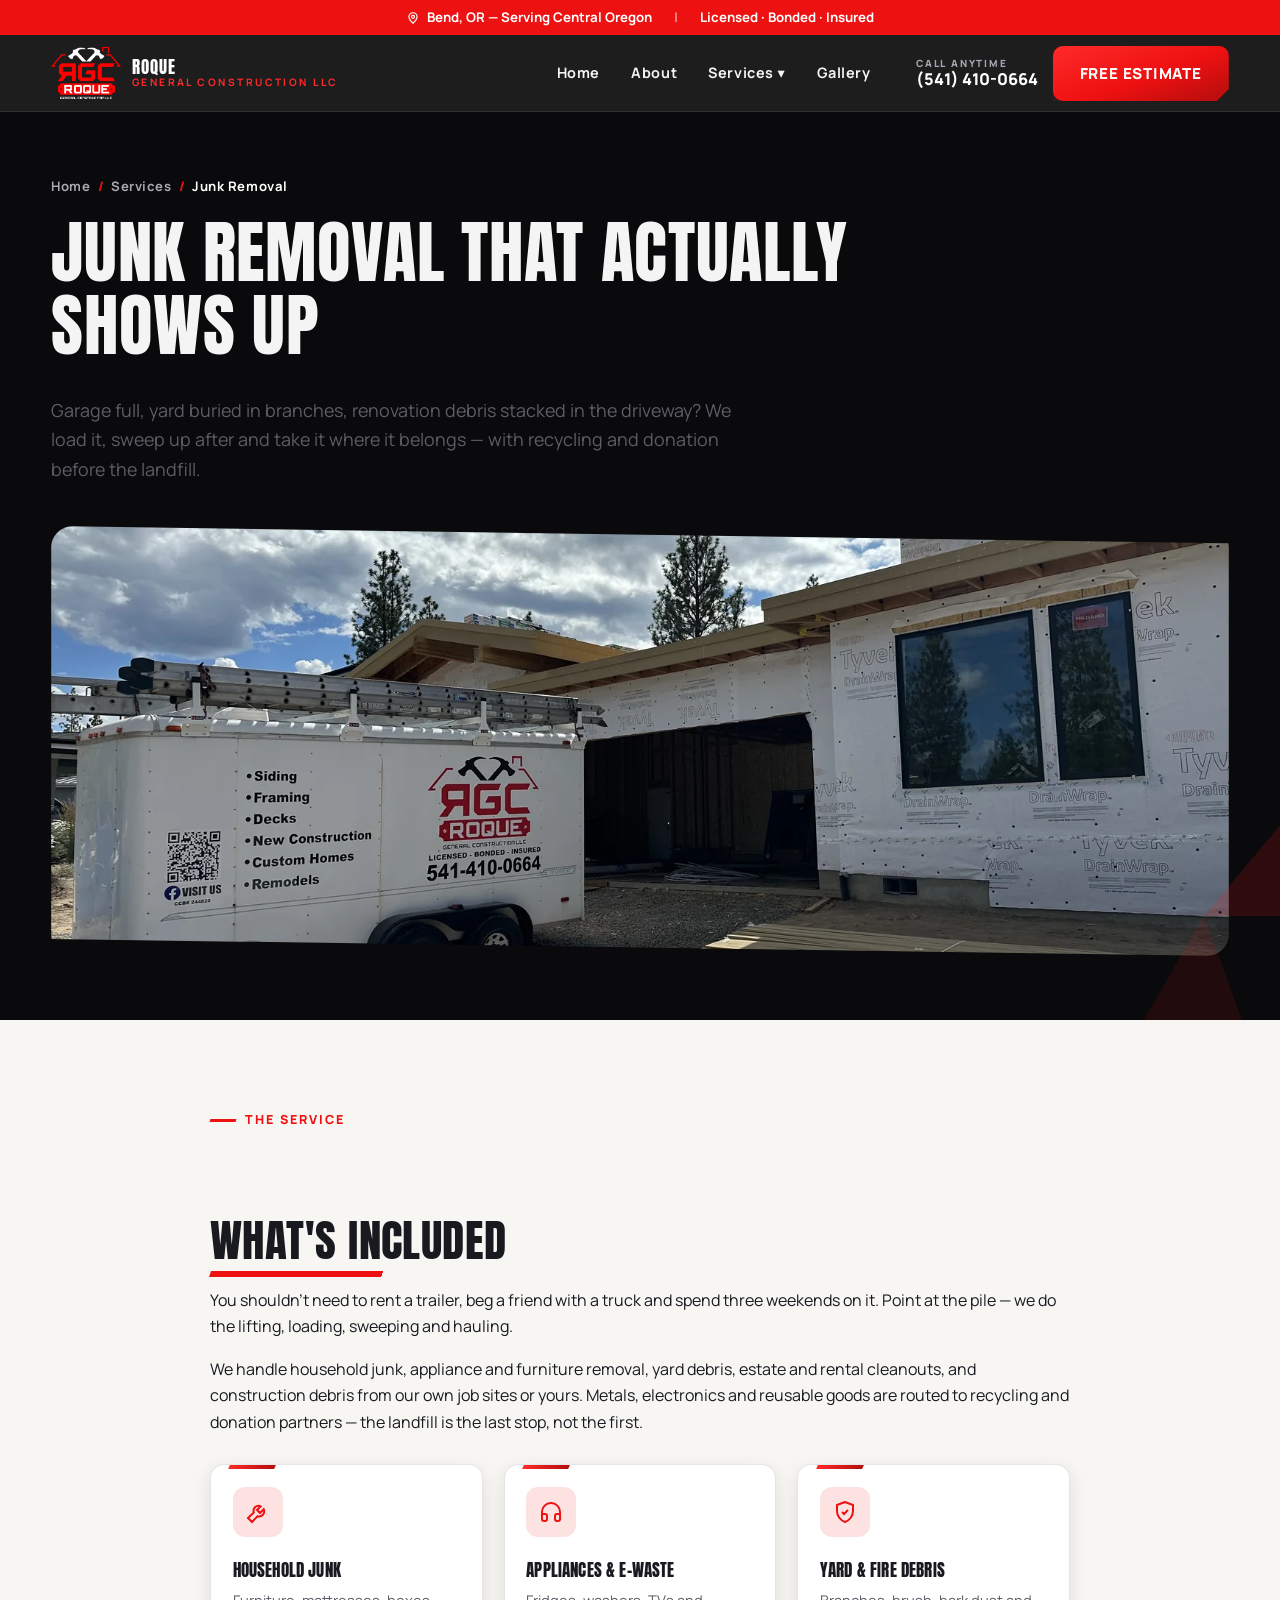
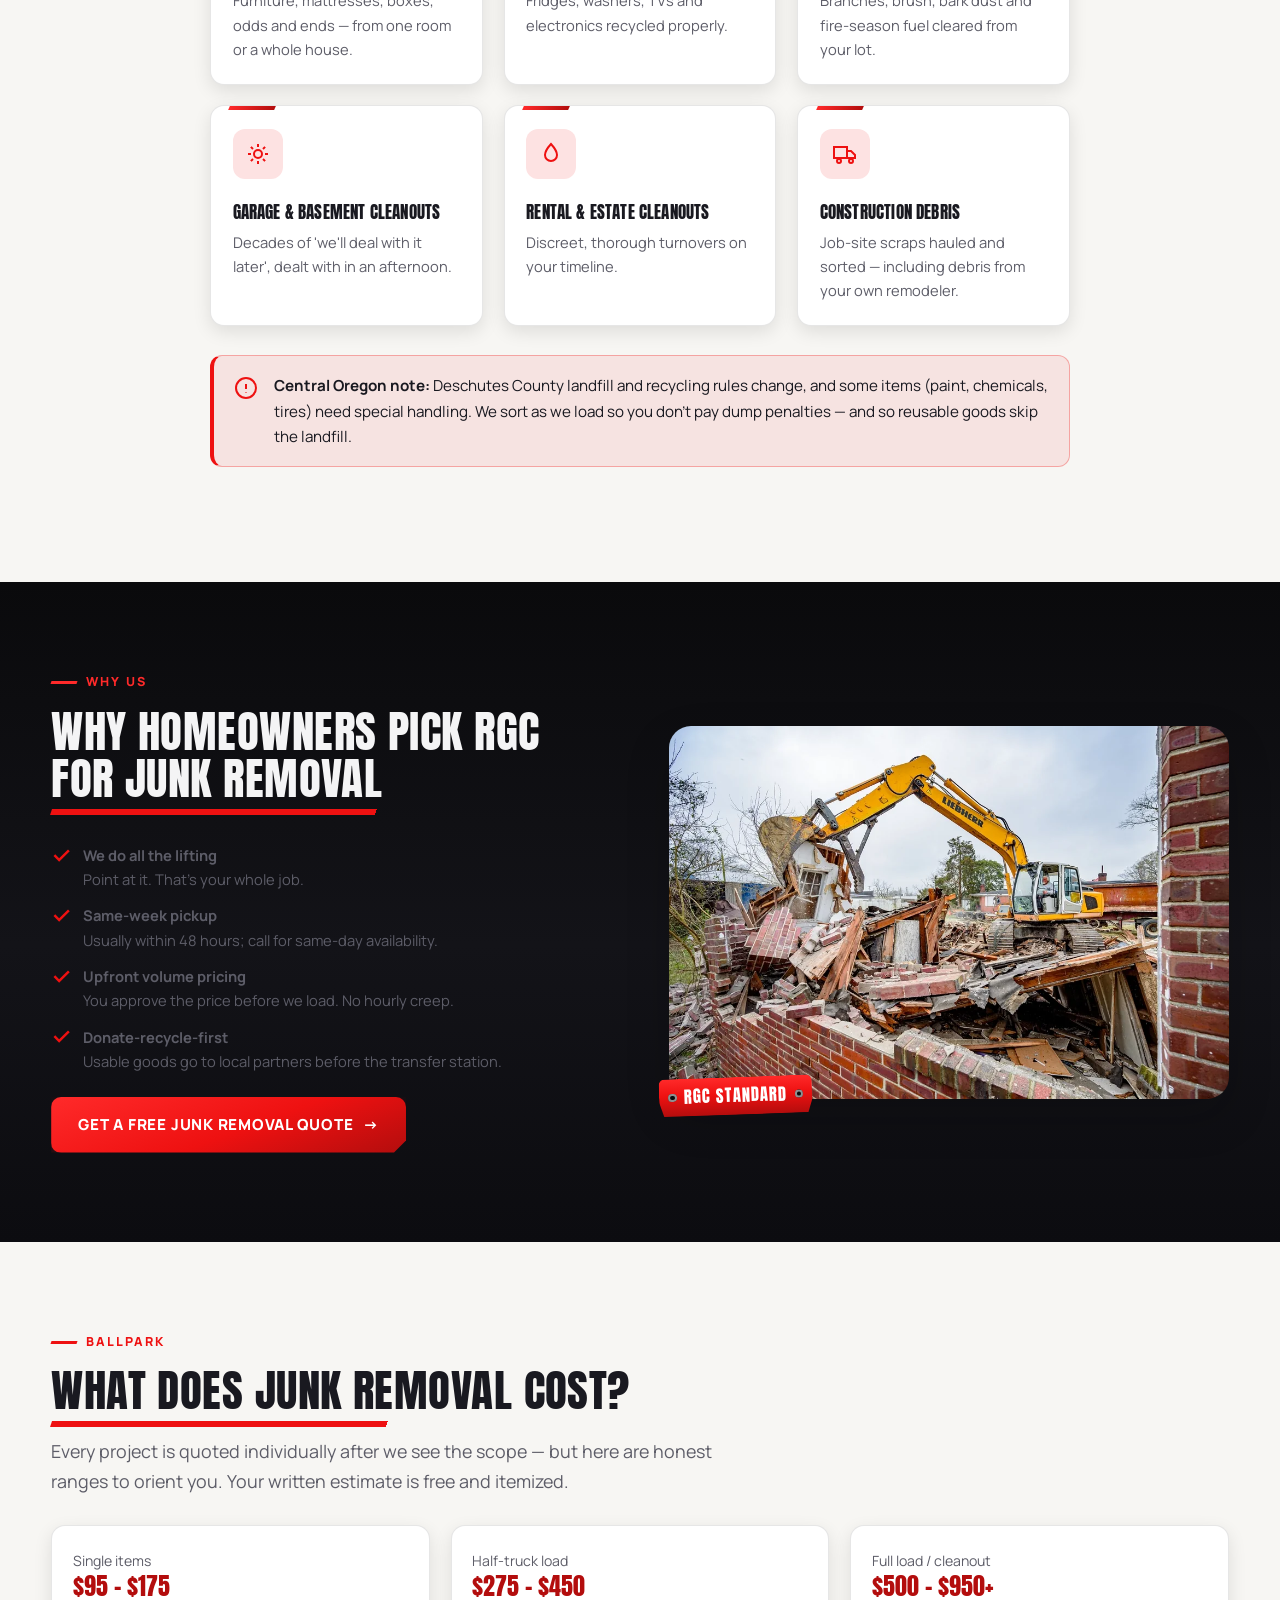
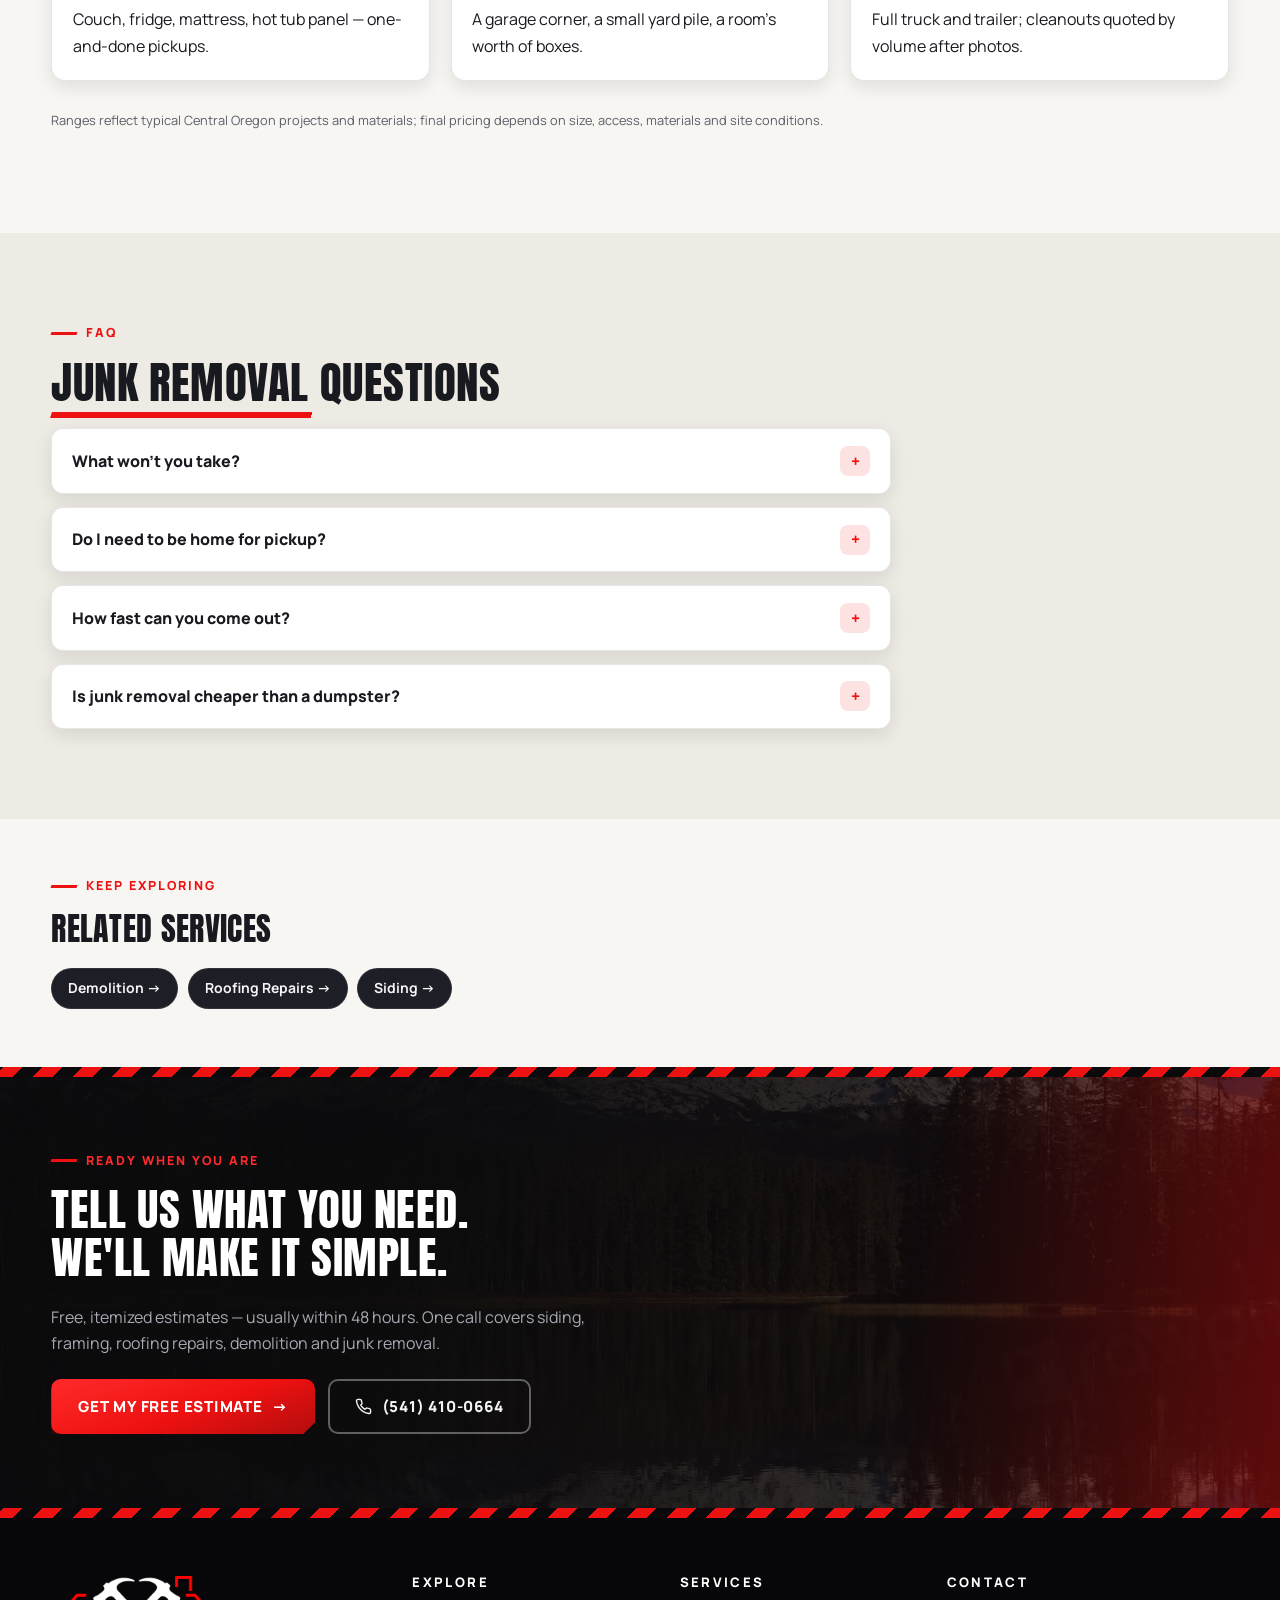
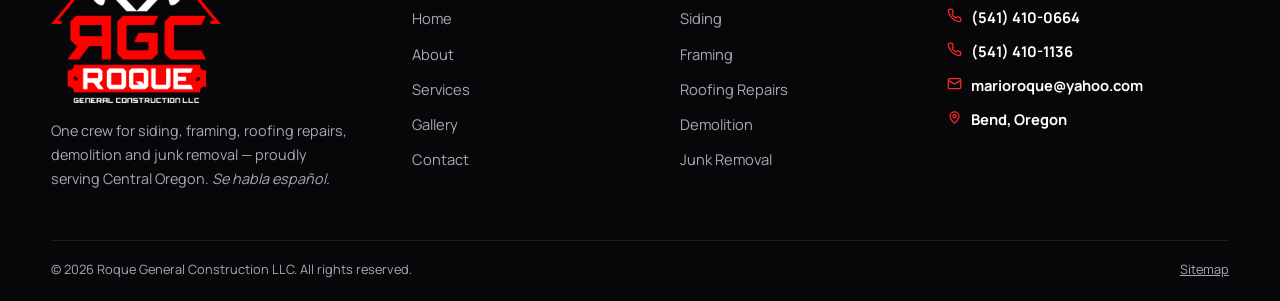
<file: services/junk-removal.html>
<!DOCTYPE html>
<html lang="en-US">
<head>
  <meta charset="UTF-8">
  <meta name="viewport" content="width=device-width, initial-scale=1">
  <title>Junk Removal in Bend, OR | Roque General Construction</title>
  <meta name="description" content="Fast, careful junk removal in Bend & Central Oregon: garages, yards, appliances, construction debris & cleanouts. Same-week pickup. Call (541) 410-0664.">
  <link rel="canonical" href="https://roquegeneral.com/services/junk-removal">
  <meta name="robots" content="index, follow, max-image-preview:large">
  <meta name="geo.region" content="US-OR">
  <meta name="geo.placename" content="Bend, Oregon">
  <meta name="geo.position" content="44.0582;-121.3153">
  <meta name="ICBM" content="44.0582, -121.3153">
  <meta name="theme-color" content="#0a0a0c">
  <meta property="og:type" content="website">
  <meta property="og:site_name" content="Roque General Construction LLC">
  <meta property="og:title" content="Junk Removal in Bend, OR | Roque General Construction">
  <meta property="og:description" content="Fast, careful junk removal in Bend & Central Oregon: garages, yards, appliances, construction debris & cleanouts. Same-week pickup. Call (541) 410-0664.">
  <meta property="og:url" content="https://roquegeneral.com/services/junk-removal">
  <meta property="og:locale" content="en_US">
  <meta property="og:image" content="https://roquegeneral.com/og-image.jpg">
  <meta property="og:image:width" content="1200">
  <meta property="og:image:height" content="630">
  <meta property="og:image:alt" content="RGC — Roque General Construction LLC logo on black with red geometric shapes">
  <meta name="twitter:image" content="https://roquegeneral.com/og-image.jpg">
  <meta name="twitter:card" content="summary_large_image">
  <meta name="twitter:title" content="Junk Removal in Bend, OR | Roque General Construction">
  <meta name="twitter:description" content="Fast, careful junk removal in Bend & Central Oregon: garages, yards, appliances, construction debris & cleanouts. Same-week pickup. Call (541) 410-0664.">
  <link rel="icon" href="/favicon.ico" sizes="48x48">
  <link rel="icon" href="/favicon.svg" type="image/svg+xml">
  <link rel="icon" href="/img/icons/favicon-32x32.png" type="image/png" sizes="32x32">
  <link rel="apple-touch-icon" href="/img/icons/apple-touch-icon.png">
  <link rel="manifest" href="/site.webmanifest">
  <link rel="preconnect" href="https://fonts.googleapis.com">
  <link rel="preconnect" href="https://fonts.gstatic.com" crossorigin>
  <link href="https://fonts.googleapis.com/css2?family=Anton&family=Manrope:wght@400;500;600;700;800&display=swap" rel="stylesheet">
  <link rel="stylesheet" href="/css/styles.css?v=15">
  <script type="application/ld+json">
{
  "@context": "https://schema.org",
  "@graph": [
    {
      "@id": "https://roquegeneral.com/#business"
    },
    {
      "@type": "WebPage",
      "@id": "https://roquegeneral.com/services/junk-removal#webpage",
      "url": "https://roquegeneral.com/services/junk-removal",
      "name": "Junk Removal in Bend, OR | Roque General Construction",
      "isPartOf": {
        "@id": "https://roquegeneral.com/#website"
      },
      "about": {
        "@id": "https://roquegeneral.com/#business"
      },
      "inLanguage": "en-US"
    },
    {
      "@type": "Service",
      "@id": "https://roquegeneral.com/services/junk-removal#service",
      "serviceType": "Junk Removal",
      "name": "Junk Removal in Bend & Central Oregon",
      "description": "Fast, careful junk removal in Bend & Central Oregon: garages, yards, appliances, construction debris & cleanouts. Same-week pickup. Call (541) 410-0664.",
      "provider": {
        "@id": "https://roquegeneral.com/#business"
      },
      "areaServed": [
        {
          "@type": "City",
          "name": "Bend, OR"
        },
        {
          "@type": "City",
          "name": "Redmond, OR"
        },
        {
          "@type": "City",
          "name": "Sisters, OR"
        },
        {
          "@type": "City",
          "name": "Prineville, OR"
        },
        {
          "@type": "City",
          "name": "La Pine, OR"
        },
        {
          "@type": "City",
          "name": "Madras, OR"
        }
      ]
    },
    {
      "@type": "BreadcrumbList",
      "itemListElement": [
        {
          "@type": "ListItem",
          "position": 1,
          "name": "Home",
          "item": "https://roquegeneral.com/"
        },
        {
          "@type": "ListItem",
          "position": 2,
          "name": "Services",
          "item": "https://roquegeneral.com/services"
        },
        {
          "@type": "ListItem",
          "position": 3,
          "name": "Junk Removal",
          "item": "https://roquegeneral.comNone"
        }
      ]
    },
    {
      "@type": "FAQPage",
      "@id": "https://roquegeneral.com/services/junk-removal#faq",
      "mainEntity": [
        {
          "@type": "Question",
          "name": "What won't you take?",
          "acceptedAnswer": {
            "@type": "Answer",
            "text": "Hazardous waste: paint, chemicals, solvents, asbestos, ammunition. Deschutes County has free hazardous-waste disposal events — we'll point you to the right one. Almost everything else is fair game."
          }
        },
        {
          "@type": "Question",
          "name": "Do I need to be home for pickup?",
          "acceptedAnswer": {
            "@type": "Answer",
            "text": "It helps for access and approval, but you can also text photos for a quote and prepay — we'll confirm once loaded."
          }
        },
        {
          "@type": "Question",
          "name": "How fast can you come out?",
          "acceptedAnswer": {
            "@type": "Answer",
            "text": "Most pickups happen within 48 hours, and construction debris from active RGC job sites goes same day. Call (541) 410-0664 for same-day availability."
          }
        },
        {
          "@type": "Question",
          "name": "Is junk removal cheaper than a dumpster?",
          "acceptedAnswer": {
            "@type": "Answer",
            "text": "Usually, yes — you don't pay for the rental days, the permit for the street or the labor to load it yourself. You pay for the volume we actually haul."
          }
        }
      ]
    }
  ]
}
  </script>
  <script src="/js/main.js?v=15" defer></script>
</head>
<body>
  <a class="skip-link" href="#main">Skip to main content</a>

  <div class="topbar">
    <div class="container topbar__row">
      <span class="tb-item"><svg width="14" height="14" viewBox="0 0 24 24" fill="none" stroke="currentColor" stroke-width="2" stroke-linecap="round" stroke-linejoin="round" aria-hidden="true"><path d="M12 21s7-6.1 7-11a7 7 0 1 0-14 0c0 4.9 7 11 7 11z"/><circle cx="12" cy="10" r="2.5"/></svg>Bend, OR — Serving Central Oregon</span>
      <span class="sep" aria-hidden="true">|</span>
      <span>Licensed · Bonded · Insured</span>
    </div>
  </div>

  <header class="site-header">
    <div class="container header__row">
      <a class="brand" href="/">
        <img src="/img/logo-wide.png" alt="RGC — Roque General Construction LLC logo" width="243" height="186">
        <span class="brand__name">
          <b>Roque</b>
          <span>General Construction LLC</span>
        </span>
      </a>
      <nav class="main-nav" aria-label="Main navigation">
        <ul>
          <li><a href="/">Home</a></li>
          <li><a href="/about">About</a></li>
          <li>
            <details class="nav-item">
              <summary aria-label="Services menu">Services ▾</summary>
              <div class="nav-drop">
                <a href="/services/siding"><span class="n">01</span> Siding</a>
                <a href="/services/framing"><span class="n">02</span> Framing</a>
                <a href="/services/roofing-repairs"><span class="n">03</span> Roofing Repairs</a>
                <a href="/services/demolition"><span class="n">04</span> Demolition</a>
                <a href="/services/junk-removal"><span class="n">05</span> Junk Removal</a>
                <a href="/services"><span class="n">→</span> All services</a>
              </div>
            </details>
          </li>
          <li><a href="/gallery">Gallery</a></li>
        </ul>
      </nav>
      <div class="header__cta">
        <a class="header__phone" href="tel:+15414100664">
          <small>Call anytime</small>
          <b>(541) 410-0664</b>
        </a>
        <a class="btn btn--primary" href="/contact">Free Estimate</a>
      </div>
      <button class="nav-toggle" aria-label="Open menu" aria-expanded="false" aria-controls="drawer"><span></span></button>
    </div>
  </header>

  <div class="drawer" id="drawer" aria-hidden="true">
    <div class="drawer__scrim"></div>
    <aside class="drawer__panel" role="dialog" aria-modal="true" aria-label="Menu">
      <div class="drawer__head">
        <img src="/img/logo-wide.png" alt="RGC — Roque General Construction LLC" width="145" height="111">
        <button class="drawer__close" aria-label="Close menu">×</button>
      </div>
      <nav aria-label="Mobile navigation">
        <ul>
          <li><a href="/">Home</a></li>
          <li><a href="/about">About</a></li>
          <li>
            <details>
              <summary>Services <span class="chev">▾</span></summary>
              <ul>
                <li><a href="/services/siding">Siding</a></li>
                <li><a href="/services/framing">Framing</a></li>
                <li><a href="/services/roofing-repairs">Roofing Repairs</a></li>
                <li><a href="/services/demolition">Demolition</a></li>
                <li><a href="/services/junk-removal">Junk Removal</a></li>
                <li><a href="/services">All services</a></li>
              </ul>
            </details>
          </li>
          <li><a href="/gallery">Gallery</a></li>
        </ul>
      </nav>
      <div class="drawer__cta">
        <a class="btn btn--primary" href="/contact">Get a Free Estimate</a>
        <a class="btn btn--ghost" href="tel:+15414100664"><svg width="17" height="17" viewBox="0 0 24 24" fill="none" stroke="currentColor" stroke-width="2" stroke-linecap="round" stroke-linejoin="round" aria-hidden="true"><path d="M22 16.9v3a2 2 0 0 1-2.2 2 19.8 19.8 0 0 1-8.6-3.1 19.5 19.5 0 0 1-6-6A19.8 19.8 0 0 1 2.1 4.2 2 2 0 0 1 4.1 2h3a2 2 0 0 1 2 1.7c.1 1 .4 2 .7 2.9a2 2 0 0 1-.4 2.1L8.1 10a16 16 0 0 0 6 6l1.3-1.3a2 2 0 0 1 2.1-.4c.9.3 1.9.6 2.9.7a2 2 0 0 1 1.6 2z"/></svg>(541) 410-0664</a>
        <p class="drawer__meta">Bend, OR · Mon–Fri 7am–6pm, Sat 8am–2pm<br>Licensed · Bonded · Insured</p>
      </div>
    </aside>
  </div>


  <main id="main">
    <section class="page-hero">
      <div class="container page-hero__inner">
        <ul class="breadcrumb"><li><a href="/">Home</a></li><li><a href="/services">Services</a></li><li><span aria-current="page">Junk Removal</span></li></ul>
        <h1>Junk Removal That Actually Shows Up</h1>
        <p class="lead">Garage full, yard buried in branches, renovation debris stacked in the driveway? We load it, sweep up after and take it where it belongs — with recycling and donation before the landfill.</p>
        <div class="page-hero__img">
          <img src="/img/photos/crew-hivis.webp" alt="RGC trailer parked on a Central Oregon job site, ready for haul-off" fetchpriority="high" width="1600" height="1200">
        </div>
      </div>
    </section>

    <section class="section">
      <div class="container content-block">
        <p class="eyebrow">The service</p>
        <h2 class="headline-mark">What's included</h2>
        <p>You shouldn't need to rent a trailer, beg a friend with a truck and spend three weekends on it. Point at the pile — we do the lifting, loading, sweeping and hauling.</p>
        <p>We handle household junk, appliance and furniture removal, yard debris, estate and rental cleanouts, and construction debris from our own job sites or yours. Metals, electronics and reusable goods are routed to recycling and donation partners — the landfill is the last stop, not the first.</p>
        <div class="feature-cards">
          <div class="feature-card">
            <span class="fc-icon"><svg width="24" height="24" viewBox="0 0 24 24" fill="none" stroke="currentColor" stroke-width="2" aria-hidden="true"><path d="M14.7 6.3a5 5 0 0 0-6.9 6.1L2 18l4 4 5.6-5.8a5 5 0 0 0 6.1-6.9L14 13l-3-3 3.7-3.7z"/></svg></span>
            <h3>Household junk</h3>
            <p>Furniture, mattresses, boxes, odds and ends — from one room or a whole house.</p>
          </div>
          <div class="feature-card">
            <span class="fc-icon"><svg width="24" height="24" viewBox="0 0 24 24" fill="none" stroke="currentColor" stroke-width="2" aria-hidden="true"><path d="M3 18v-6a9 9 0 0 1 18 0v6"/><path d="M21 19a2 2 0 0 1-2 2h-1a2 2 0 0 1-2-2v-3a2 2 0 0 1 2-2h3zM3 19a2 2 0 0 0 2 2h1a2 2 0 0 0 2-2v-3a2 2 0 0 0-2-2H3z"/></svg></span>
            <h3>Appliances & e-waste</h3>
            <p>Fridges, washers, TVs and electronics recycled properly.</p>
          </div>
          <div class="feature-card">
            <span class="fc-icon"><svg width="24" height="24" viewBox="0 0 24 24" fill="none" stroke="currentColor" stroke-width="2" aria-hidden="true"><path d="M12 2 4 5v6c0 5 3.4 9.4 8 11 4.6-1.6 8-6 8-11V5l-8-3z"/><path d="M9 12l2 2 4-4"/></svg></span>
            <h3>Yard & fire debris</h3>
            <p>Branches, brush, bark dust and fire-season fuel cleared from your lot.</p>
          </div>
          <div class="feature-card">
            <span class="fc-icon"><svg width="24" height="24" viewBox="0 0 24 24" fill="none" stroke="currentColor" stroke-width="2" aria-hidden="true"><circle cx="12" cy="12" r="4"/><path d="M12 2v3M12 19v3M2 12h3M19 12h3M4.9 4.9l2.1 2.1M17 17l2.1 2.1M19.1 4.9 17 7M7 17l-2.1 2.1"/></svg></span>
            <h3>Garage & basement cleanouts</h3>
            <p>Decades of 'we'll deal with it later', dealt with in an afternoon.</p>
          </div>
          <div class="feature-card">
            <span class="fc-icon"><svg width="24" height="24" viewBox="0 0 24 24" fill="none" stroke="currentColor" stroke-width="2" aria-hidden="true"><path d="M12 2s6 6.6 6 11a6 6 0 1 1-12 0c0-4.4 6-11 6-11z"/></svg></span>
            <h3>Rental & estate cleanouts</h3>
            <p>Discreet, thorough turnovers on your timeline.</p>
          </div>
          <div class="feature-card">
            <span class="fc-icon"><svg width="24" height="24" viewBox="0 0 24 24" fill="none" stroke="currentColor" stroke-width="2" aria-hidden="true"><path d="M1 5h13v11H1zM14 9h4l4 4v3h-8z"/><circle cx="6" cy="19" r="2"/><circle cx="18" cy="19" r="2"/></svg></span>
            <h3>Construction debris</h3>
            <p>Job-site scraps hauled and sorted — including debris from your own remodeler.</p>
          </div>
        </div>
        <div class="info-banner">
          <svg width="24" height="24" viewBox="0 0 24 24" fill="none" stroke="currentColor" stroke-width="2" aria-hidden="true"><circle cx="12" cy="12" r="10"/><path d="M12 8v5M12 16.5v.5"/></svg>
          <p><b>Central Oregon note:</b> Deschutes County landfill and recycling rules change, and some items (paint, chemicals, tires) need special handling. We sort as we load so you don't pay dump penalties — and so reusable goods skip the landfill.</p>
        </div>
      </div>
    </section>

    <section class="section section--dark">
      <div class="container split split--rev">
        <div class="split__media reveal">
          <img src="/img/photos/demolition-site.webp" alt="Debris and junk separated for donation, recycling and disposal" loading="lazy" width="1200" height="1600">
          <span class="plate plate-float">RGC standard</span>
        </div>
        <div class="reveal reveal-d1">
          <p class="eyebrow">Why us</p>
          <h2 class="headline-mark">Why homeowners pick RGC for junk removal</h2>
          <ul class="checklist">
            <li><svg width="20" height="20" viewBox="0 0 16 16" fill="currentColor" aria-hidden="true"><path d="M6.5 12.5 2 8l1.4-1.4 3.1 3.1L13.6 2.7 15 4.1z"/></svg><span><b>We do all the lifting</b> <span>Point at it. That's your whole job.</span></span></li>
            <li><svg width="20" height="20" viewBox="0 0 16 16" fill="currentColor" aria-hidden="true"><path d="M6.5 12.5 2 8l1.4-1.4 3.1 3.1L13.6 2.7 15 4.1z"/></svg><span><b>Same-week pickup</b> <span>Usually within 48 hours; call for same-day availability.</span></span></li>
            <li><svg width="20" height="20" viewBox="0 0 16 16" fill="currentColor" aria-hidden="true"><path d="M6.5 12.5 2 8l1.4-1.4 3.1 3.1L13.6 2.7 15 4.1z"/></svg><span><b>Upfront volume pricing</b> <span>You approve the price before we load. No hourly creep.</span></span></li>
            <li><svg width="20" height="20" viewBox="0 0 16 16" fill="currentColor" aria-hidden="true"><path d="M6.5 12.5 2 8l1.4-1.4 3.1 3.1L13.6 2.7 15 4.1z"/></svg><span><b>Donate-recycle-first</b> <span>Usable goods go to local partners before the transfer station.</span></span></li>
          </ul>
          <a class="btn btn--primary" href="/contact">Get a free junk removal quote <span class="btn-arrow">→</span></a>
        </div>
      </div>
    </section>

    <section class="section">
      <div class="container">
        <p class="eyebrow">Ballpark</p>
        <h2 class="headline-mark">What does junk removal cost?</h2>
        <p class="lead" style="margin-bottom:1.4rem">Every project is quoted individually after we see the scope — but here are honest ranges to orient you. Your written estimate is free and itemized.</p>
        <div class="price-hint">
          <div class="ph reveal"><span>Single items</span><b>$95 – $175</b><p style="margin:.4rem 0 0">Couch, fridge, mattress, hot tub panel — one-and-done pickups.</p></div>
          <div class="ph reveal"><span>Half-truck load</span><b>$275 – $450</b><p style="margin:.4rem 0 0">A garage corner, a small yard pile, a room's worth of boxes.</p></div>
          <div class="ph reveal"><span>Full load / cleanout</span><b>$500 – $950+</b><p style="margin:.4rem 0 0">Full truck and trailer; cleanouts quoted by volume after photos.</p></div>
        </div>
        <p class="form-note">Ranges reflect typical Central Oregon projects and materials; final pricing depends on size, access, materials and site conditions.</p>
      </div>
    </section>

    <section class="section section--paper2">
      <div class="container">
        <p class="eyebrow">FAQ</p>
        <h2 class="headline-mark">Junk Removal questions</h2>
<div class="faq">
          <details>
            <summary>What won't you take? <span class="chev" aria-hidden="true">+</span></summary>
            <div class="faq__a"><p>Hazardous waste: paint, chemicals, solvents, asbestos, ammunition. Deschutes County has free hazardous-waste disposal events — we'll point you to the right one. Almost everything else is fair game.</p></div>
          </details>
          <details>
            <summary>Do I need to be home for pickup? <span class="chev" aria-hidden="true">+</span></summary>
            <div class="faq__a"><p>It helps for access and approval, but you can also text photos for a quote and prepay — we'll confirm once loaded.</p></div>
          </details>
          <details>
            <summary>How fast can you come out? <span class="chev" aria-hidden="true">+</span></summary>
            <div class="faq__a"><p>Most pickups happen within 48 hours, and construction debris from active RGC job sites goes same day. Call (541) 410-0664 for same-day availability.</p></div>
          </details>
          <details>
            <summary>Is junk removal cheaper than a dumpster? <span class="chev" aria-hidden="true">+</span></summary>
            <div class="faq__a"><p>Usually, yes — you don't pay for the rental days, the permit for the street or the labor to load it yourself. You pay for the volume we actually haul.</p></div>
          </details>
</div>
      </div>
    </section>

    <section class="section section--tight">
      <div class="container">
        <p class="eyebrow">Keep exploring</p>
        <h2 style="font-size:clamp(1.5rem,2.6vw,2rem)">Related services</h2>
        <div class="area-chips">
          <a class="chip" href="/services/demolition" style="text-decoration:none">Demolition →</a>
          <a class="chip" href="/services/roofing-repairs" style="text-decoration:none">Roofing Repairs →</a>
          <a class="chip" href="/services/siding" style="text-decoration:none">Siding →</a>
        </div>
      </div>
    </section>

    <div class="hazard" aria-hidden="true"></div>
    <section class="cta-band">
      <div class="cta-band__bg" aria-hidden="true">
        <img src="/img/photos/bend-lake.webp" alt="" loading="lazy" width="1600" height="1067">
      </div>
      <div class="container">
        <p class="eyebrow" style="color:var(--red-bright)">Ready when you are</p>
        <h2>Tell us what you need. We'll make it simple.</h2>
        <p>Free, itemized estimates — usually within 48 hours. One call covers siding, framing, roofing repairs, demolition and junk removal.</p>
        <div class="cta-band__actions">
          <a class="btn btn--primary" href="/contact">Get My Free Estimate <span class="btn-arrow">→</span></a>
          <a class="btn btn--ghost" href="tel:+15414100664"><svg width="17" height="17" viewBox="0 0 24 24" fill="none" stroke="currentColor" stroke-width="2" stroke-linecap="round" stroke-linejoin="round" aria-hidden="true"><path d="M22 16.9v3a2 2 0 0 1-2.2 2 19.8 19.8 0 0 1-8.6-3.1 19.5 19.5 0 0 1-6-6A19.8 19.8 0 0 1 2.1 4.2 2 2 0 0 1 4.1 2h3a2 2 0 0 1 2 1.7c.1 1 .4 2 .7 2.9a2 2 0 0 1-.4 2.1L8.1 10a16 16 0 0 0 6 6l1.3-1.3a2 2 0 0 1 2.1-.4c.9.3 1.9.6 2.9.7a2 2 0 0 1 1.6 2z"/></svg>(541) 410-0664</a>
        </div>
      </div>
    </section>
  </main>

  <footer class="site-footer">
    <div class="container">
      <div class="footer__grid">
        <div class="footer__brand">
          <img src="/img/logo-wide.png" alt="RGC — Roque General Construction LLC" loading="lazy" width="200" height="150">
          <p>One crew for siding, framing, roofing repairs, demolition and junk removal — proudly serving Central Oregon. <em>Se habla español.</em></p>
        </div>
        <div class="footer__col">
          <h4>Explore</h4>
          <ul>
            <li><a href="/">Home</a></li>
            <li><a href="/about">About</a></li>
            <li><a href="/services">Services</a></li>
            <li><a href="/gallery">Gallery</a></li>
            <li><a href="/contact">Contact</a></li>
          </ul>
        </div>
        <div class="footer__col">
          <h4>Services</h4>
          <ul>
            <li><a href="/services/siding">Siding</a></li>
            <li><a href="/services/framing">Framing</a></li>
            <li><a href="/services/roofing-repairs">Roofing Repairs</a></li>
            <li><a href="/services/demolition">Demolition</a></li>
            <li><a href="/services/junk-removal">Junk Removal</a></li>
          </ul>
        </div>
        <div class="footer__col">
          <h4>Contact</h4>
          <p class="f-line"><svg width="15" height="15" viewBox="0 0 24 24" fill="none" stroke="currentColor" stroke-width="2" aria-hidden="true"><path d="M22 16.9v3a2 2 0 0 1-2.2 2 19.8 19.8 0 0 1-8.6-3.1 19.5 19.5 0 0 1-6-6A19.8 19.8 0 0 1 2.1 4.2 2 2 0 0 1 4.1 2h3a2 2 0 0 1 2 1.7c.1 1 .4 2 .7 2.9a2 2 0 0 1-.4 2.1L8.1 10a16 16 0 0 0 6 6l1.3-1.3a2 2 0 0 1 2.1-.4c.9.3 1.9.6 2.9.7a2 2 0 0 1 1.6 2z"/></svg><a href="tel:+15414100664">(541) 410-0664</a></p>
          <p class="f-line"><svg width="15" height="15" viewBox="0 0 24 24" fill="none" stroke="currentColor" stroke-width="2" aria-hidden="true"><path d="M22 16.9v3a2 2 0 0 1-2.2 2 19.8 19.8 0 0 1-8.6-3.1 19.5 19.5 0 0 1-6-6A19.8 19.8 0 0 1 2.1 4.2 2 2 0 0 1 4.1 2h3a2 2 0 0 1 2 1.7c.1 1 .4 2 .7 2.9a2 2 0 0 1-.4 2.1L8.1 10a16 16 0 0 0 6 6l1.3-1.3a2 2 0 0 1 2.1-.4c.9.3 1.9.6 2.9.7a2 2 0 0 1 1.6 2z"/></svg><a href="tel:+15414101136">(541) 410-1136</a></p>
          <p class="f-line"><svg width="15" height="15" viewBox="0 0 24 24" fill="none" stroke="currentColor" stroke-width="2" aria-hidden="true"><rect x="2" y="4" width="20" height="16" rx="2"/><path d="m22 7-10 6L2 7"/></svg><a href="mailto:marioroque@yahoo.com">marioroque@yahoo.com</a></p>
          <p class="f-line"><svg width="15" height="15" viewBox="0 0 24 24" fill="none" stroke="currentColor" stroke-width="2" aria-hidden="true"><path d="M12 21s7-6.1 7-11a7 7 0 1 0-14 0c0 4.9 7 11 7 11z"/><circle cx="12" cy="10" r="2.5"/></svg><span style="color:#fff;font-weight:700">Bend, Oregon</span></p>
        </div>
      </div>
      <div class="footer-legal">
        <span>© <span data-year>2026</span> Roque General Construction LLC. All rights reserved.</span>
<span><a href="/sitemap.xml">Sitemap</a></span>
      </div>
    </div>
  </footer>

  <div class="mobile-cta">
    <a href="tel:+15414100664"><svg width="16" height="16" viewBox="0 0 24 24" fill="none" stroke="currentColor" stroke-width="2" stroke-linecap="round" stroke-linejoin="round" aria-hidden="true"><path d="M22 16.9v3a2 2 0 0 1-2.2 2 19.8 19.8 0 0 1-8.6-3.1 19.5 19.5 0 0 1-6-6A19.8 19.8 0 0 1 2.1 4.2 2 2 0 0 1 4.1 2h3a2 2 0 0 1 2 1.7c.1 1 .4 2 .7 2.9a2 2 0 0 1-.4 2.1L8.1 10a16 16 0 0 0 6 6l1.3-1.3a2 2 0 0 1 2.1-.4c.9.3 1.9.6 2.9.7a2 2 0 0 1 1.6 2z"/></svg>Call Now</a>
    <a href="/contact">Free Estimate →</a>
  </div>

  <button class="back-top" aria-label="Back to top">↑</button>
</body>
</html>
</file>
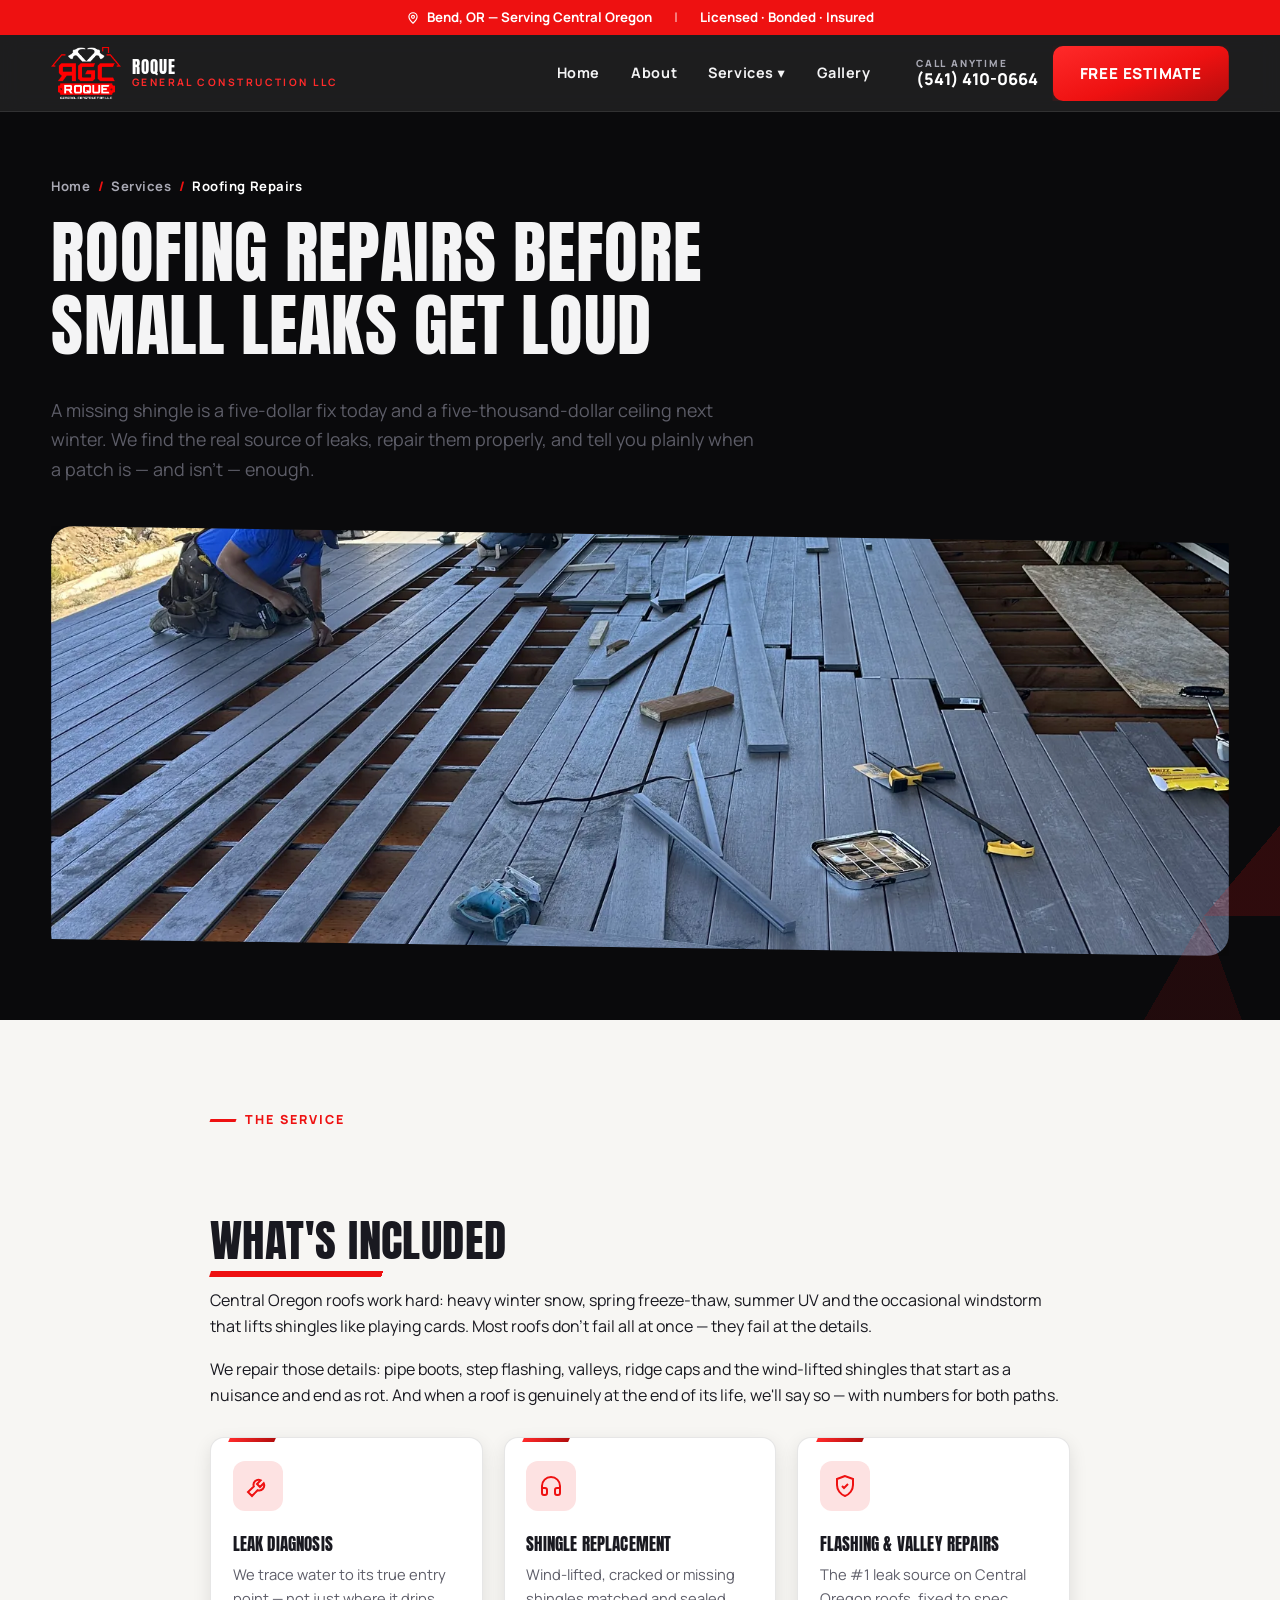
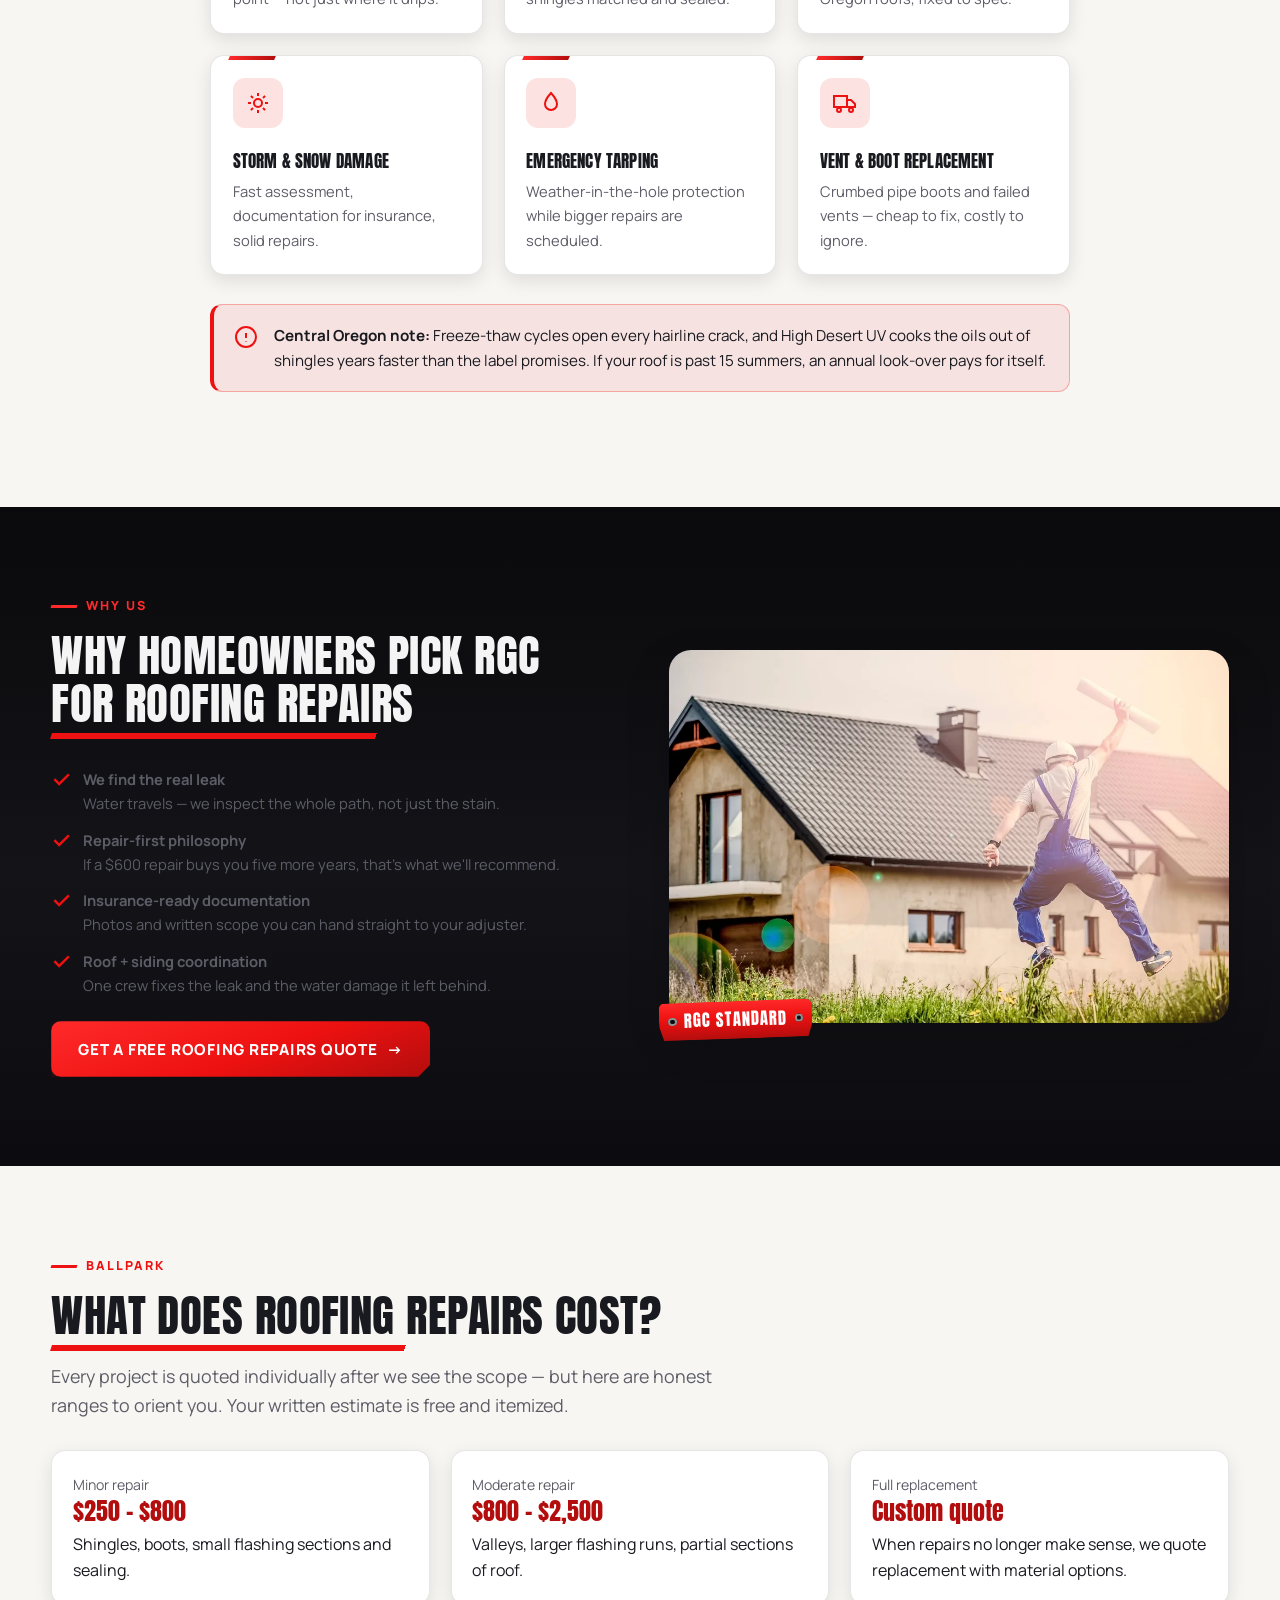
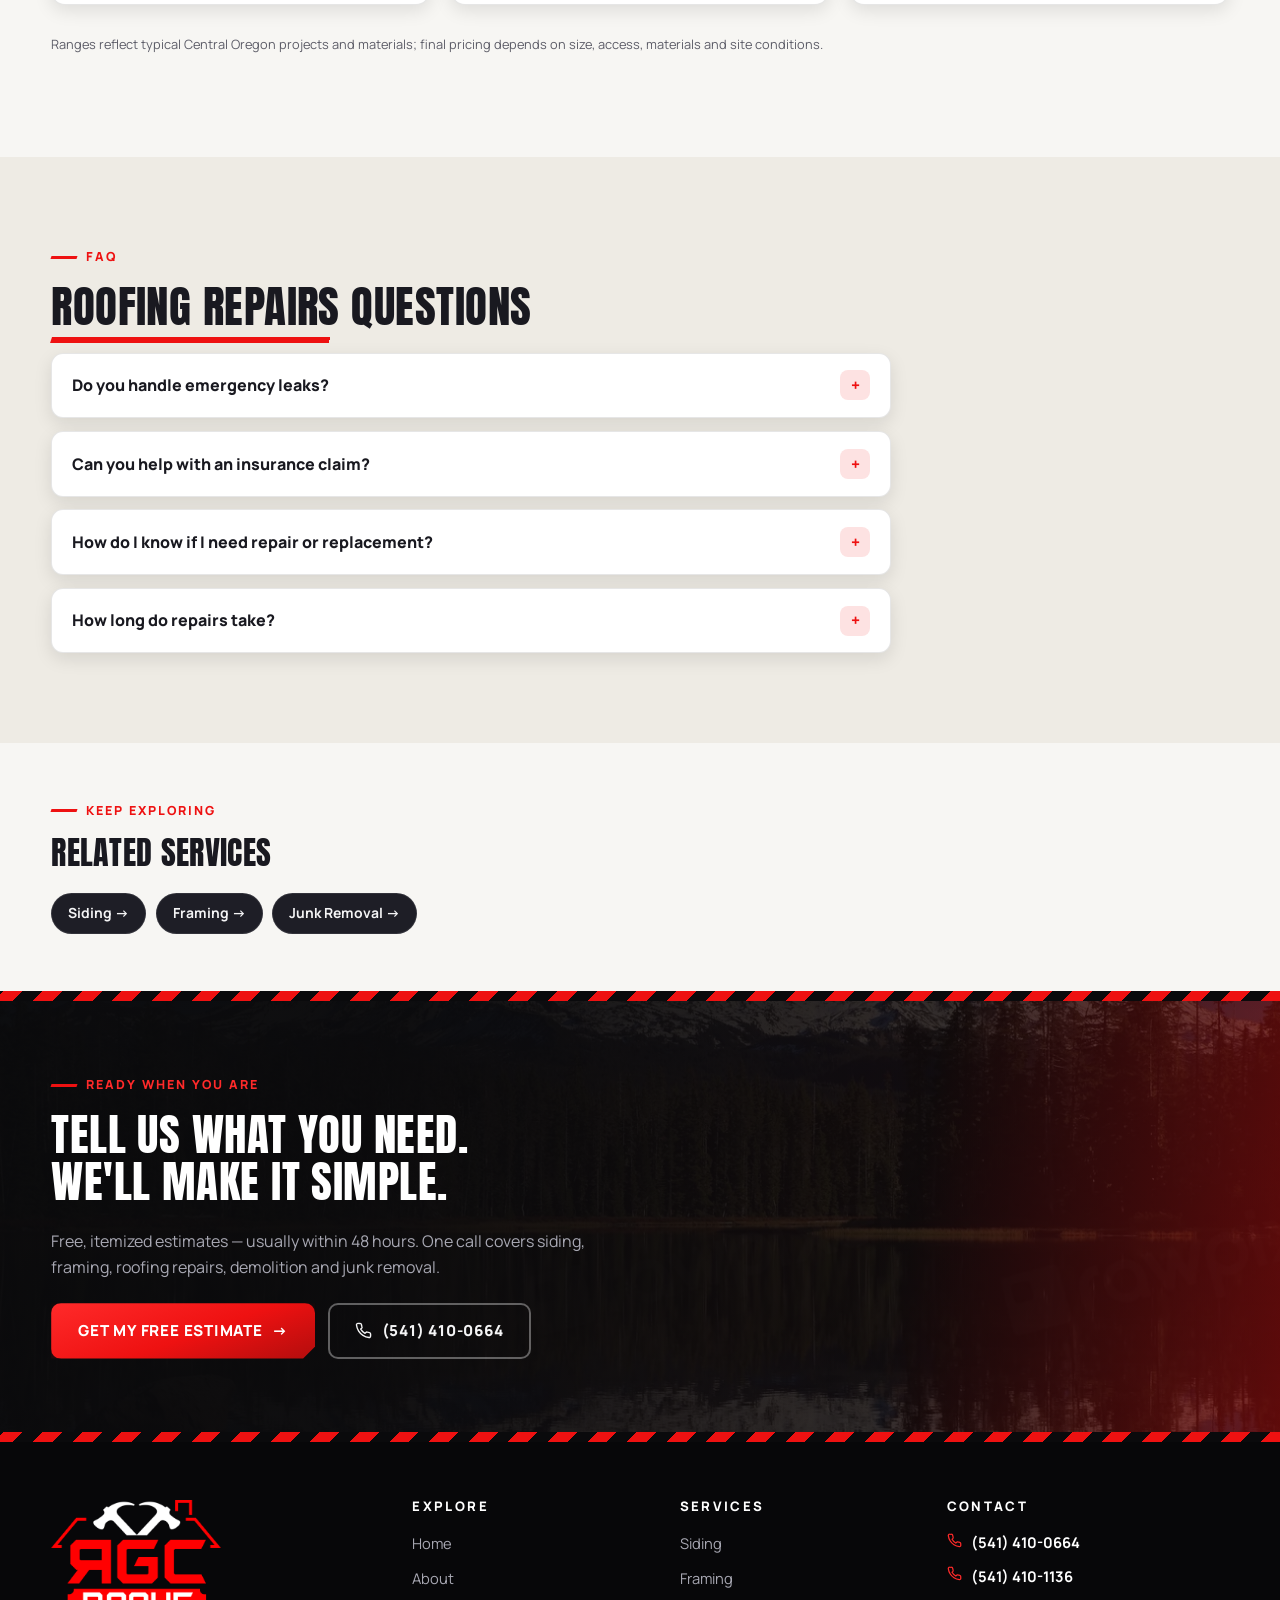
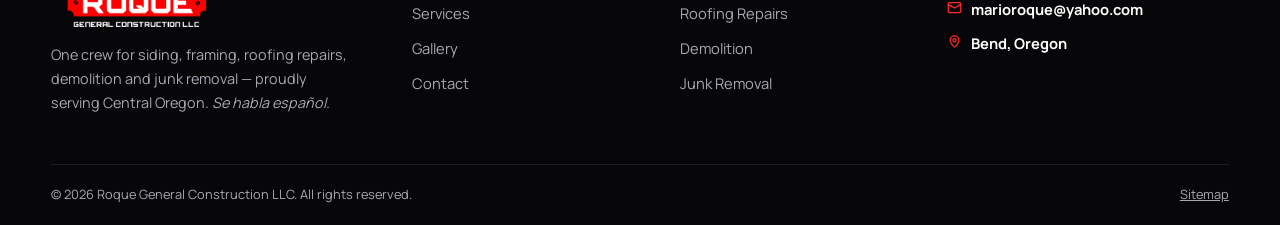
<file: services/roofing-repairs.html>
<!DOCTYPE html>
<html lang="en-US">
<head>
  <meta charset="UTF-8">
  <meta name="viewport" content="width=device-width, initial-scale=1">
  <title>Roofing Repairs in Bend, OR | Roque General Construction</title>
  <meta name="description" content="Leak detection, shingle & flashing repairs, storm damage fixes and emergency tarping in Bend & Central Oregon. Honest repair-vs-replace advice. Call (541) 410-0664.">
  <link rel="canonical" href="https://roquegeneral.com/services/roofing-repairs">
  <meta name="robots" content="index, follow, max-image-preview:large">
  <meta name="geo.region" content="US-OR">
  <meta name="geo.placename" content="Bend, Oregon">
  <meta name="geo.position" content="44.0582;-121.3153">
  <meta name="ICBM" content="44.0582, -121.3153">
  <meta name="theme-color" content="#0a0a0c">
  <meta property="og:type" content="website">
  <meta property="og:site_name" content="Roque General Construction LLC">
  <meta property="og:title" content="Roofing Repairs in Bend, OR | Roque General Construction">
  <meta property="og:description" content="Leak detection, shingle & flashing repairs, storm damage fixes and emergency tarping in Bend & Central Oregon. Honest repair-vs-replace advice. Call (541) 410-0664.">
  <meta property="og:url" content="https://roquegeneral.com/services/roofing-repairs">
  <meta property="og:locale" content="en_US">
  <meta property="og:image" content="https://roquegeneral.com/og-image.jpg">
  <meta property="og:image:width" content="1200">
  <meta property="og:image:height" content="630">
  <meta property="og:image:alt" content="RGC — Roque General Construction LLC logo on black with red geometric shapes">
  <meta name="twitter:image" content="https://roquegeneral.com/og-image.jpg">
  <meta name="twitter:card" content="summary_large_image">
  <meta name="twitter:title" content="Roofing Repairs in Bend, OR | Roque General Construction">
  <meta name="twitter:description" content="Leak detection, shingle & flashing repairs, storm damage fixes and emergency tarping in Bend & Central Oregon. Honest repair-vs-replace advice. Call (541) 410-0664.">
  <link rel="icon" href="/favicon.ico" sizes="48x48">
  <link rel="icon" href="/favicon.svg" type="image/svg+xml">
  <link rel="icon" href="/img/icons/favicon-32x32.png" type="image/png" sizes="32x32">
  <link rel="apple-touch-icon" href="/img/icons/apple-touch-icon.png">
  <link rel="manifest" href="/site.webmanifest">
  <link rel="preconnect" href="https://fonts.googleapis.com">
  <link rel="preconnect" href="https://fonts.gstatic.com" crossorigin>
  <link href="https://fonts.googleapis.com/css2?family=Anton&family=Manrope:wght@400;500;600;700;800&display=swap" rel="stylesheet">
  <link rel="stylesheet" href="/css/styles.css?v=15">
  <script type="application/ld+json">
{
  "@context": "https://schema.org",
  "@graph": [
    {
      "@id": "https://roquegeneral.com/#business"
    },
    {
      "@type": "WebPage",
      "@id": "https://roquegeneral.com/services/roofing-repairs#webpage",
      "url": "https://roquegeneral.com/services/roofing-repairs",
      "name": "Roofing Repairs in Bend, OR | Roque General Construction",
      "isPartOf": {
        "@id": "https://roquegeneral.com/#website"
      },
      "about": {
        "@id": "https://roquegeneral.com/#business"
      },
      "inLanguage": "en-US"
    },
    {
      "@type": "Service",
      "@id": "https://roquegeneral.com/services/roofing-repairs#service",
      "serviceType": "Roofing Repairs",
      "name": "Roofing Repairs in Bend & Central Oregon",
      "description": "Leak detection, shingle & flashing repairs, storm damage fixes and emergency tarping in Bend & Central Oregon. Honest repair-vs-replace advice. Call (541) 410-0664.",
      "provider": {
        "@id": "https://roquegeneral.com/#business"
      },
      "areaServed": [
        {
          "@type": "City",
          "name": "Bend, OR"
        },
        {
          "@type": "City",
          "name": "Redmond, OR"
        },
        {
          "@type": "City",
          "name": "Sisters, OR"
        },
        {
          "@type": "City",
          "name": "Prineville, OR"
        },
        {
          "@type": "City",
          "name": "La Pine, OR"
        },
        {
          "@type": "City",
          "name": "Madras, OR"
        }
      ]
    },
    {
      "@type": "BreadcrumbList",
      "itemListElement": [
        {
          "@type": "ListItem",
          "position": 1,
          "name": "Home",
          "item": "https://roquegeneral.com/"
        },
        {
          "@type": "ListItem",
          "position": 2,
          "name": "Services",
          "item": "https://roquegeneral.com/services"
        },
        {
          "@type": "ListItem",
          "position": 3,
          "name": "Roofing Repairs",
          "item": "https://roquegeneral.comNone"
        }
      ]
    },
    {
      "@type": "FAQPage",
      "@id": "https://roquegeneral.com/services/roofing-repairs#faq",
      "mainEntity": [
        {
          "@type": "Question",
          "name": "Do you handle emergency leaks?",
          "acceptedAnswer": {
            "@type": "Answer",
            "text": "Yes — call (541) 410-0664 and we'll triage same day when possible, including tarping to stop active water while we schedule the permanent repair."
          }
        },
        {
          "@type": "Question",
          "name": "Can you help with an insurance claim?",
          "acceptedAnswer": {
            "@type": "Answer",
            "text": "We document storm damage with photos and a written scope of work your adjuster can use. We don't inflate claims — honest documentation gets claims approved faster."
          }
        },
        {
          "@type": "Question",
          "name": "How do I know if I need repair or replacement?",
          "acceptedAnswer": {
            "@type": "Answer",
            "text": "Age plus pattern matters: one leaky valley is a repair; curling shingles across whole faces and repeated leaks usually mean replacement. We'll show you photos of exactly what we see and price both paths."
          }
        },
        {
          "@type": "Question",
          "name": "How long do repairs take?",
          "acceptedAnswer": {
            "@type": "Answer",
            "text": "Most repairs are half a day to one day. Weather is the wild card — we won't pull shingles back with snow in the forecast."
          }
        }
      ]
    }
  ]
}
  </script>
  <script src="/js/main.js?v=15" defer></script>
</head>
<body>
  <a class="skip-link" href="#main">Skip to main content</a>

  <div class="topbar">
    <div class="container topbar__row">
      <span class="tb-item"><svg width="14" height="14" viewBox="0 0 24 24" fill="none" stroke="currentColor" stroke-width="2" stroke-linecap="round" stroke-linejoin="round" aria-hidden="true"><path d="M12 21s7-6.1 7-11a7 7 0 1 0-14 0c0 4.9 7 11 7 11z"/><circle cx="12" cy="10" r="2.5"/></svg>Bend, OR — Serving Central Oregon</span>
      <span class="sep" aria-hidden="true">|</span>
      <span>Licensed · Bonded · Insured</span>
    </div>
  </div>

  <header class="site-header">
    <div class="container header__row">
      <a class="brand" href="/">
        <img src="/img/logo-wide.png" alt="RGC — Roque General Construction LLC logo" width="243" height="186">
        <span class="brand__name">
          <b>Roque</b>
          <span>General Construction LLC</span>
        </span>
      </a>
      <nav class="main-nav" aria-label="Main navigation">
        <ul>
          <li><a href="/">Home</a></li>
          <li><a href="/about">About</a></li>
          <li>
            <details class="nav-item">
              <summary aria-label="Services menu">Services ▾</summary>
              <div class="nav-drop">
                <a href="/services/siding"><span class="n">01</span> Siding</a>
                <a href="/services/framing"><span class="n">02</span> Framing</a>
                <a href="/services/roofing-repairs"><span class="n">03</span> Roofing Repairs</a>
                <a href="/services/demolition"><span class="n">04</span> Demolition</a>
                <a href="/services/junk-removal"><span class="n">05</span> Junk Removal</a>
                <a href="/services"><span class="n">→</span> All services</a>
              </div>
            </details>
          </li>
          <li><a href="/gallery">Gallery</a></li>
        </ul>
      </nav>
      <div class="header__cta">
        <a class="header__phone" href="tel:+15414100664">
          <small>Call anytime</small>
          <b>(541) 410-0664</b>
        </a>
        <a class="btn btn--primary" href="/contact">Free Estimate</a>
      </div>
      <button class="nav-toggle" aria-label="Open menu" aria-expanded="false" aria-controls="drawer"><span></span></button>
    </div>
  </header>

  <div class="drawer" id="drawer" aria-hidden="true">
    <div class="drawer__scrim"></div>
    <aside class="drawer__panel" role="dialog" aria-modal="true" aria-label="Menu">
      <div class="drawer__head">
        <img src="/img/logo-wide.png" alt="RGC — Roque General Construction LLC" width="145" height="111">
        <button class="drawer__close" aria-label="Close menu">×</button>
      </div>
      <nav aria-label="Mobile navigation">
        <ul>
          <li><a href="/">Home</a></li>
          <li><a href="/about">About</a></li>
          <li>
            <details>
              <summary>Services <span class="chev">▾</span></summary>
              <ul>
                <li><a href="/services/siding">Siding</a></li>
                <li><a href="/services/framing">Framing</a></li>
                <li><a href="/services/roofing-repairs">Roofing Repairs</a></li>
                <li><a href="/services/demolition">Demolition</a></li>
                <li><a href="/services/junk-removal">Junk Removal</a></li>
                <li><a href="/services">All services</a></li>
              </ul>
            </details>
          </li>
          <li><a href="/gallery">Gallery</a></li>
        </ul>
      </nav>
      <div class="drawer__cta">
        <a class="btn btn--primary" href="/contact">Get a Free Estimate</a>
        <a class="btn btn--ghost" href="tel:+15414100664"><svg width="17" height="17" viewBox="0 0 24 24" fill="none" stroke="currentColor" stroke-width="2" stroke-linecap="round" stroke-linejoin="round" aria-hidden="true"><path d="M22 16.9v3a2 2 0 0 1-2.2 2 19.8 19.8 0 0 1-8.6-3.1 19.5 19.5 0 0 1-6-6A19.8 19.8 0 0 1 2.1 4.2 2 2 0 0 1 4.1 2h3a2 2 0 0 1 2 1.7c.1 1 .4 2 .7 2.9a2 2 0 0 1-.4 2.1L8.1 10a16 16 0 0 0 6 6l1.3-1.3a2 2 0 0 1 2.1-.4c.9.3 1.9.6 2.9.7a2 2 0 0 1 1.6 2z"/></svg>(541) 410-0664</a>
        <p class="drawer__meta">Bend, OR · Mon–Fri 7am–6pm, Sat 8am–2pm<br>Licensed · Bonded · Insured</p>
      </div>
    </aside>
  </div>


  <main id="main">
    <section class="page-hero">
      <div class="container page-hero__inner">
        <ul class="breadcrumb"><li><a href="/">Home</a></li><li><a href="/services">Services</a></li><li><span aria-current="page">Roofing Repairs</span></li></ul>
        <h1>Roofing Repairs Before Small Leaks Get Loud</h1>
        <p class="lead">A missing shingle is a five-dollar fix today and a five-thousand-dollar ceiling next winter. We find the real source of leaks, repair them properly, and tell you plainly when a patch is — and isn't — enough.</p>
        <div class="page-hero__img">
          <img src="/img/photos/roofing-worker.webp" alt="Roof deck with battens and panels staged during an active reroof" fetchpriority="high" width="1600" height="2133">
        </div>
      </div>
    </section>

    <section class="section">
      <div class="container content-block">
        <p class="eyebrow">The service</p>
        <h2 class="headline-mark">What's included</h2>
        <p>Central Oregon roofs work hard: heavy winter snow, spring freeze-thaw, summer UV and the occasional windstorm that lifts shingles like playing cards. Most roofs don't fail all at once — they fail at the details.</p>
        <p>We repair those details: pipe boots, step flashing, valleys, ridge caps and the wind-lifted shingles that start as a nuisance and end as rot. And when a roof is genuinely at the end of its life, we'll say so — with numbers for both paths.</p>
        <div class="feature-cards">
          <div class="feature-card">
            <span class="fc-icon"><svg width="24" height="24" viewBox="0 0 24 24" fill="none" stroke="currentColor" stroke-width="2" aria-hidden="true"><path d="M14.7 6.3a5 5 0 0 0-6.9 6.1L2 18l4 4 5.6-5.8a5 5 0 0 0 6.1-6.9L14 13l-3-3 3.7-3.7z"/></svg></span>
            <h3>Leak diagnosis</h3>
            <p>We trace water to its true entry point — not just where it drips.</p>
          </div>
          <div class="feature-card">
            <span class="fc-icon"><svg width="24" height="24" viewBox="0 0 24 24" fill="none" stroke="currentColor" stroke-width="2" aria-hidden="true"><path d="M3 18v-6a9 9 0 0 1 18 0v6"/><path d="M21 19a2 2 0 0 1-2 2h-1a2 2 0 0 1-2-2v-3a2 2 0 0 1 2-2h3zM3 19a2 2 0 0 0 2 2h1a2 2 0 0 0 2-2v-3a2 2 0 0 0-2-2H3z"/></svg></span>
            <h3>Shingle replacement</h3>
            <p>Wind-lifted, cracked or missing shingles matched and sealed.</p>
          </div>
          <div class="feature-card">
            <span class="fc-icon"><svg width="24" height="24" viewBox="0 0 24 24" fill="none" stroke="currentColor" stroke-width="2" aria-hidden="true"><path d="M12 2 4 5v6c0 5 3.4 9.4 8 11 4.6-1.6 8-6 8-11V5l-8-3z"/><path d="M9 12l2 2 4-4"/></svg></span>
            <h3>Flashing & valley repairs</h3>
            <p>The #1 leak source on Central Oregon roofs, fixed to spec.</p>
          </div>
          <div class="feature-card">
            <span class="fc-icon"><svg width="24" height="24" viewBox="0 0 24 24" fill="none" stroke="currentColor" stroke-width="2" aria-hidden="true"><circle cx="12" cy="12" r="4"/><path d="M12 2v3M12 19v3M2 12h3M19 12h3M4.9 4.9l2.1 2.1M17 17l2.1 2.1M19.1 4.9 17 7M7 17l-2.1 2.1"/></svg></span>
            <h3>Storm & snow damage</h3>
            <p>Fast assessment, documentation for insurance, solid repairs.</p>
          </div>
          <div class="feature-card">
            <span class="fc-icon"><svg width="24" height="24" viewBox="0 0 24 24" fill="none" stroke="currentColor" stroke-width="2" aria-hidden="true"><path d="M12 2s6 6.6 6 11a6 6 0 1 1-12 0c0-4.4 6-11 6-11z"/></svg></span>
            <h3>Emergency tarping</h3>
            <p>Weather-in-the-hole protection while bigger repairs are scheduled.</p>
          </div>
          <div class="feature-card">
            <span class="fc-icon"><svg width="24" height="24" viewBox="0 0 24 24" fill="none" stroke="currentColor" stroke-width="2" aria-hidden="true"><path d="M1 5h13v11H1zM14 9h4l4 4v3h-8z"/><circle cx="6" cy="19" r="2"/><circle cx="18" cy="19" r="2"/></svg></span>
            <h3>Vent & boot replacement</h3>
            <p>Crumbed pipe boots and failed vents — cheap to fix, costly to ignore.</p>
          </div>
        </div>
        <div class="info-banner">
          <svg width="24" height="24" viewBox="0 0 24 24" fill="none" stroke="currentColor" stroke-width="2" aria-hidden="true"><circle cx="12" cy="12" r="10"/><path d="M12 8v5M12 16.5v.5"/></svg>
          <p><b>Central Oregon note:</b> Freeze-thaw cycles open every hairline crack, and High Desert UV cooks the oils out of shingles years faster than the label promises. If your roof is past 15 summers, an annual look-over pays for itself.</p>
        </div>
      </div>
    </section>

    <section class="section section--dark">
      <div class="container split split--rev">
        <div class="split__media reveal">
          <img src="/img/photos/roofing-stock.webp" alt="Roofer installing metal panels on a residential roof" loading="lazy" width="1200" height="800">
          <span class="plate plate-float">RGC standard</span>
        </div>
        <div class="reveal reveal-d1">
          <p class="eyebrow">Why us</p>
          <h2 class="headline-mark">Why homeowners pick RGC for roofing repairs</h2>
          <ul class="checklist">
            <li><svg width="20" height="20" viewBox="0 0 16 16" fill="currentColor" aria-hidden="true"><path d="M6.5 12.5 2 8l1.4-1.4 3.1 3.1L13.6 2.7 15 4.1z"/></svg><span><b>We find the real leak</b> <span>Water travels — we inspect the whole path, not just the stain.</span></span></li>
            <li><svg width="20" height="20" viewBox="0 0 16 16" fill="currentColor" aria-hidden="true"><path d="M6.5 12.5 2 8l1.4-1.4 3.1 3.1L13.6 2.7 15 4.1z"/></svg><span><b>Repair-first philosophy</b> <span>If a $600 repair buys you five more years, that's what we'll recommend.</span></span></li>
            <li><svg width="20" height="20" viewBox="0 0 16 16" fill="currentColor" aria-hidden="true"><path d="M6.5 12.5 2 8l1.4-1.4 3.1 3.1L13.6 2.7 15 4.1z"/></svg><span><b>Insurance-ready documentation</b> <span>Photos and written scope you can hand straight to your adjuster.</span></span></li>
            <li><svg width="20" height="20" viewBox="0 0 16 16" fill="currentColor" aria-hidden="true"><path d="M6.5 12.5 2 8l1.4-1.4 3.1 3.1L13.6 2.7 15 4.1z"/></svg><span><b>Roof + siding coordination</b> <span>One crew fixes the leak and the water damage it left behind.</span></span></li>
          </ul>
          <a class="btn btn--primary" href="/contact">Get a free roofing repairs quote <span class="btn-arrow">→</span></a>
        </div>
      </div>
    </section>

    <section class="section">
      <div class="container">
        <p class="eyebrow">Ballpark</p>
        <h2 class="headline-mark">What does roofing repairs cost?</h2>
        <p class="lead" style="margin-bottom:1.4rem">Every project is quoted individually after we see the scope — but here are honest ranges to orient you. Your written estimate is free and itemized.</p>
        <div class="price-hint">
          <div class="ph reveal"><span>Minor repair</span><b>$250 – $800</b><p style="margin:.4rem 0 0">Shingles, boots, small flashing sections and sealing.</p></div>
          <div class="ph reveal"><span>Moderate repair</span><b>$800 – $2,500</b><p style="margin:.4rem 0 0">Valleys, larger flashing runs, partial sections of roof.</p></div>
          <div class="ph reveal"><span>Full replacement</span><b>Custom quote</b><p style="margin:.4rem 0 0">When repairs no longer make sense, we quote replacement with material options.</p></div>
        </div>
        <p class="form-note">Ranges reflect typical Central Oregon projects and materials; final pricing depends on size, access, materials and site conditions.</p>
      </div>
    </section>

    <section class="section section--paper2">
      <div class="container">
        <p class="eyebrow">FAQ</p>
        <h2 class="headline-mark">Roofing Repairs questions</h2>
<div class="faq">
          <details>
            <summary>Do you handle emergency leaks? <span class="chev" aria-hidden="true">+</span></summary>
            <div class="faq__a"><p>Yes — call (541) 410-0664 and we'll triage same day when possible, including tarping to stop active water while we schedule the permanent repair.</p></div>
          </details>
          <details>
            <summary>Can you help with an insurance claim? <span class="chev" aria-hidden="true">+</span></summary>
            <div class="faq__a"><p>We document storm damage with photos and a written scope of work your adjuster can use. We don't inflate claims — honest documentation gets claims approved faster.</p></div>
          </details>
          <details>
            <summary>How do I know if I need repair or replacement? <span class="chev" aria-hidden="true">+</span></summary>
            <div class="faq__a"><p>Age plus pattern matters: one leaky valley is a repair; curling shingles across whole faces and repeated leaks usually mean replacement. We'll show you photos of exactly what we see and price both paths.</p></div>
          </details>
          <details>
            <summary>How long do repairs take? <span class="chev" aria-hidden="true">+</span></summary>
            <div class="faq__a"><p>Most repairs are half a day to one day. Weather is the wild card — we won't pull shingles back with snow in the forecast.</p></div>
          </details>
</div>
      </div>
    </section>

    <section class="section section--tight">
      <div class="container">
        <p class="eyebrow">Keep exploring</p>
        <h2 style="font-size:clamp(1.5rem,2.6vw,2rem)">Related services</h2>
        <div class="area-chips">
          <a class="chip" href="/services/siding" style="text-decoration:none">Siding →</a>
          <a class="chip" href="/services/framing" style="text-decoration:none">Framing →</a>
          <a class="chip" href="/services/junk-removal" style="text-decoration:none">Junk Removal →</a>
        </div>
      </div>
    </section>

    <div class="hazard" aria-hidden="true"></div>
    <section class="cta-band">
      <div class="cta-band__bg" aria-hidden="true">
        <img src="/img/photos/bend-lake.webp" alt="" loading="lazy" width="1600" height="1067">
      </div>
      <div class="container">
        <p class="eyebrow" style="color:var(--red-bright)">Ready when you are</p>
        <h2>Tell us what you need. We'll make it simple.</h2>
        <p>Free, itemized estimates — usually within 48 hours. One call covers siding, framing, roofing repairs, demolition and junk removal.</p>
        <div class="cta-band__actions">
          <a class="btn btn--primary" href="/contact">Get My Free Estimate <span class="btn-arrow">→</span></a>
          <a class="btn btn--ghost" href="tel:+15414100664"><svg width="17" height="17" viewBox="0 0 24 24" fill="none" stroke="currentColor" stroke-width="2" stroke-linecap="round" stroke-linejoin="round" aria-hidden="true"><path d="M22 16.9v3a2 2 0 0 1-2.2 2 19.8 19.8 0 0 1-8.6-3.1 19.5 19.5 0 0 1-6-6A19.8 19.8 0 0 1 2.1 4.2 2 2 0 0 1 4.1 2h3a2 2 0 0 1 2 1.7c.1 1 .4 2 .7 2.9a2 2 0 0 1-.4 2.1L8.1 10a16 16 0 0 0 6 6l1.3-1.3a2 2 0 0 1 2.1-.4c.9.3 1.9.6 2.9.7a2 2 0 0 1 1.6 2z"/></svg>(541) 410-0664</a>
        </div>
      </div>
    </section>
  </main>

  <footer class="site-footer">
    <div class="container">
      <div class="footer__grid">
        <div class="footer__brand">
          <img src="/img/logo-wide.png" alt="RGC — Roque General Construction LLC" loading="lazy" width="200" height="150">
          <p>One crew for siding, framing, roofing repairs, demolition and junk removal — proudly serving Central Oregon. <em>Se habla español.</em></p>
        </div>
        <div class="footer__col">
          <h4>Explore</h4>
          <ul>
            <li><a href="/">Home</a></li>
            <li><a href="/about">About</a></li>
            <li><a href="/services">Services</a></li>
            <li><a href="/gallery">Gallery</a></li>
            <li><a href="/contact">Contact</a></li>
          </ul>
        </div>
        <div class="footer__col">
          <h4>Services</h4>
          <ul>
            <li><a href="/services/siding">Siding</a></li>
            <li><a href="/services/framing">Framing</a></li>
            <li><a href="/services/roofing-repairs">Roofing Repairs</a></li>
            <li><a href="/services/demolition">Demolition</a></li>
            <li><a href="/services/junk-removal">Junk Removal</a></li>
          </ul>
        </div>
        <div class="footer__col">
          <h4>Contact</h4>
          <p class="f-line"><svg width="15" height="15" viewBox="0 0 24 24" fill="none" stroke="currentColor" stroke-width="2" aria-hidden="true"><path d="M22 16.9v3a2 2 0 0 1-2.2 2 19.8 19.8 0 0 1-8.6-3.1 19.5 19.5 0 0 1-6-6A19.8 19.8 0 0 1 2.1 4.2 2 2 0 0 1 4.1 2h3a2 2 0 0 1 2 1.7c.1 1 .4 2 .7 2.9a2 2 0 0 1-.4 2.1L8.1 10a16 16 0 0 0 6 6l1.3-1.3a2 2 0 0 1 2.1-.4c.9.3 1.9.6 2.9.7a2 2 0 0 1 1.6 2z"/></svg><a href="tel:+15414100664">(541) 410-0664</a></p>
          <p class="f-line"><svg width="15" height="15" viewBox="0 0 24 24" fill="none" stroke="currentColor" stroke-width="2" aria-hidden="true"><path d="M22 16.9v3a2 2 0 0 1-2.2 2 19.8 19.8 0 0 1-8.6-3.1 19.5 19.5 0 0 1-6-6A19.8 19.8 0 0 1 2.1 4.2 2 2 0 0 1 4.1 2h3a2 2 0 0 1 2 1.7c.1 1 .4 2 .7 2.9a2 2 0 0 1-.4 2.1L8.1 10a16 16 0 0 0 6 6l1.3-1.3a2 2 0 0 1 2.1-.4c.9.3 1.9.6 2.9.7a2 2 0 0 1 1.6 2z"/></svg><a href="tel:+15414101136">(541) 410-1136</a></p>
          <p class="f-line"><svg width="15" height="15" viewBox="0 0 24 24" fill="none" stroke="currentColor" stroke-width="2" aria-hidden="true"><rect x="2" y="4" width="20" height="16" rx="2"/><path d="m22 7-10 6L2 7"/></svg><a href="mailto:marioroque@yahoo.com">marioroque@yahoo.com</a></p>
          <p class="f-line"><svg width="15" height="15" viewBox="0 0 24 24" fill="none" stroke="currentColor" stroke-width="2" aria-hidden="true"><path d="M12 21s7-6.1 7-11a7 7 0 1 0-14 0c0 4.9 7 11 7 11z"/><circle cx="12" cy="10" r="2.5"/></svg><span style="color:#fff;font-weight:700">Bend, Oregon</span></p>
        </div>
      </div>
      <div class="footer-legal">
        <span>© <span data-year>2026</span> Roque General Construction LLC. All rights reserved.</span>
<span><a href="/sitemap.xml">Sitemap</a></span>
      </div>
    </div>
  </footer>

  <div class="mobile-cta">
    <a href="tel:+15414100664"><svg width="16" height="16" viewBox="0 0 24 24" fill="none" stroke="currentColor" stroke-width="2" stroke-linecap="round" stroke-linejoin="round" aria-hidden="true"><path d="M22 16.9v3a2 2 0 0 1-2.2 2 19.8 19.8 0 0 1-8.6-3.1 19.5 19.5 0 0 1-6-6A19.8 19.8 0 0 1 2.1 4.2 2 2 0 0 1 4.1 2h3a2 2 0 0 1 2 1.7c.1 1 .4 2 .7 2.9a2 2 0 0 1-.4 2.1L8.1 10a16 16 0 0 0 6 6l1.3-1.3a2 2 0 0 1 2.1-.4c.9.3 1.9.6 2.9.7a2 2 0 0 1 1.6 2z"/></svg>Call Now</a>
    <a href="/contact">Free Estimate →</a>
  </div>

  <button class="back-top" aria-label="Back to top">↑</button>
</body>
</html>
</file>
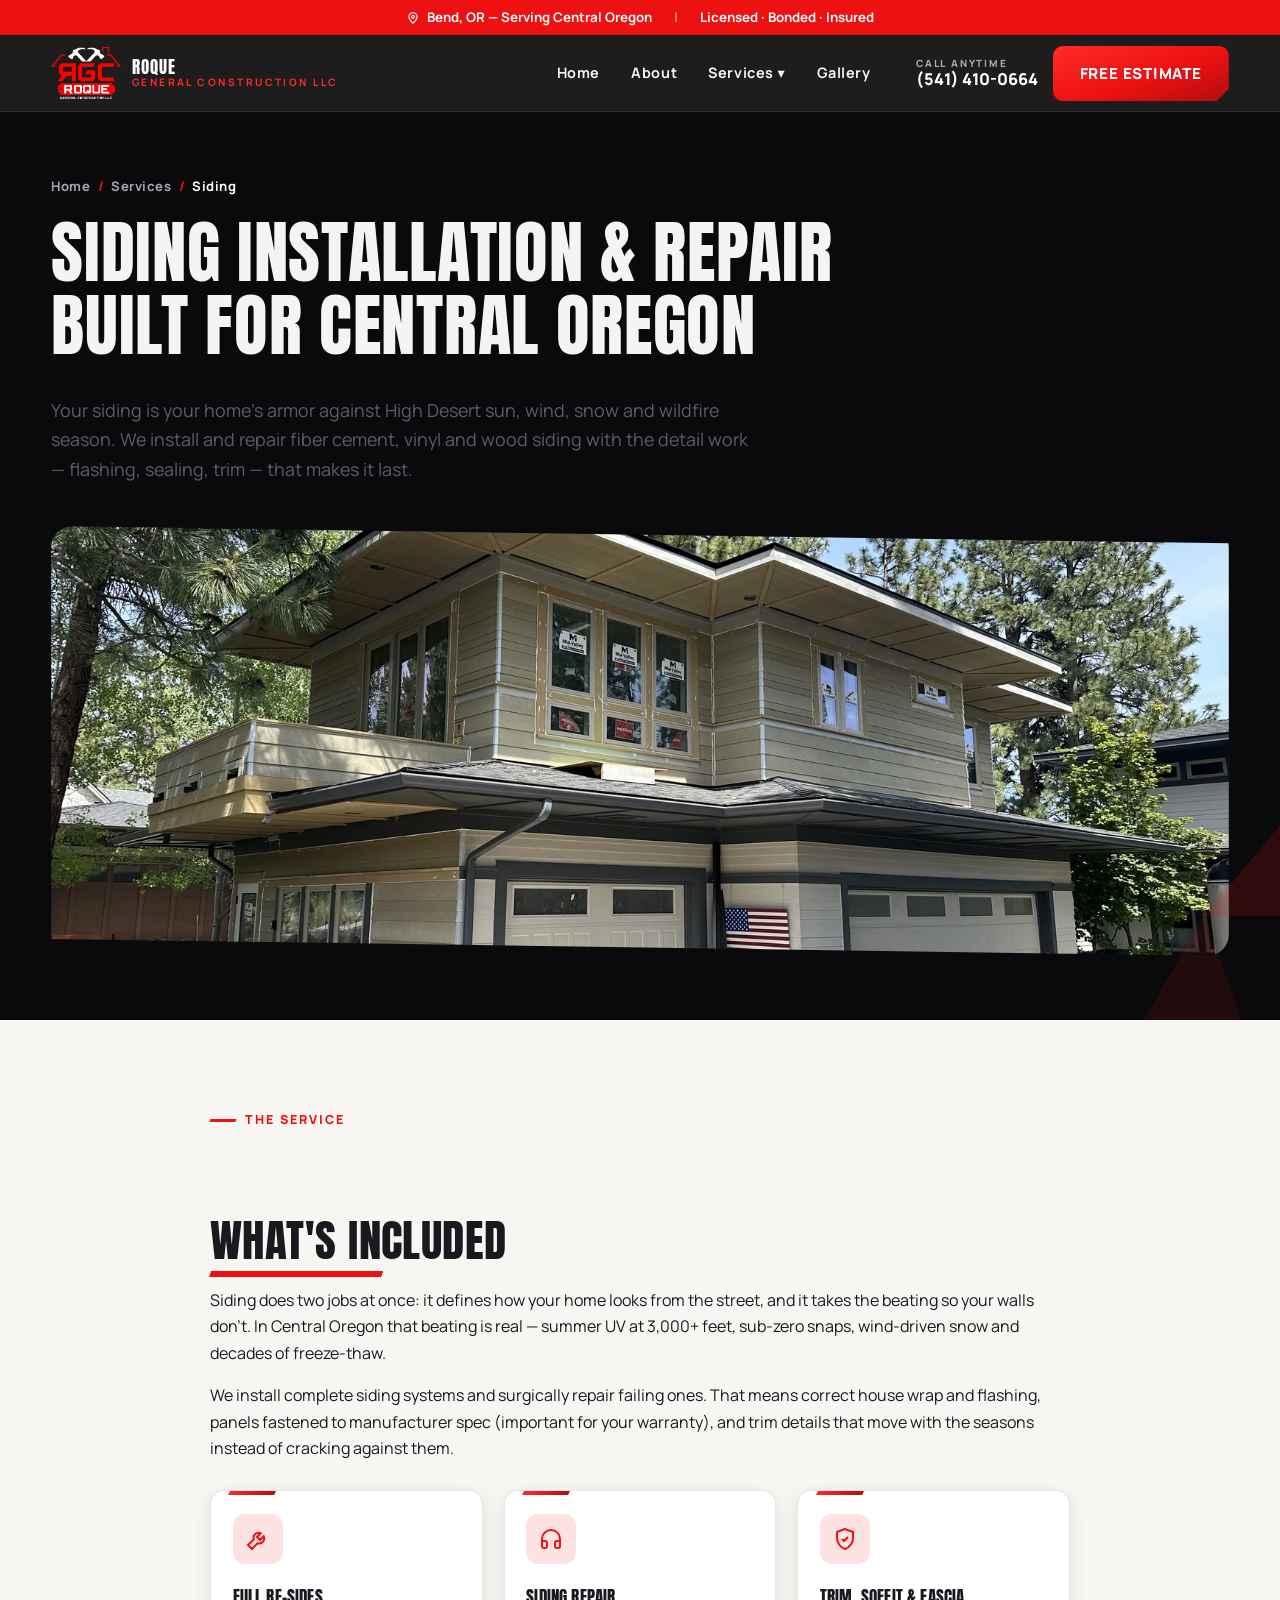
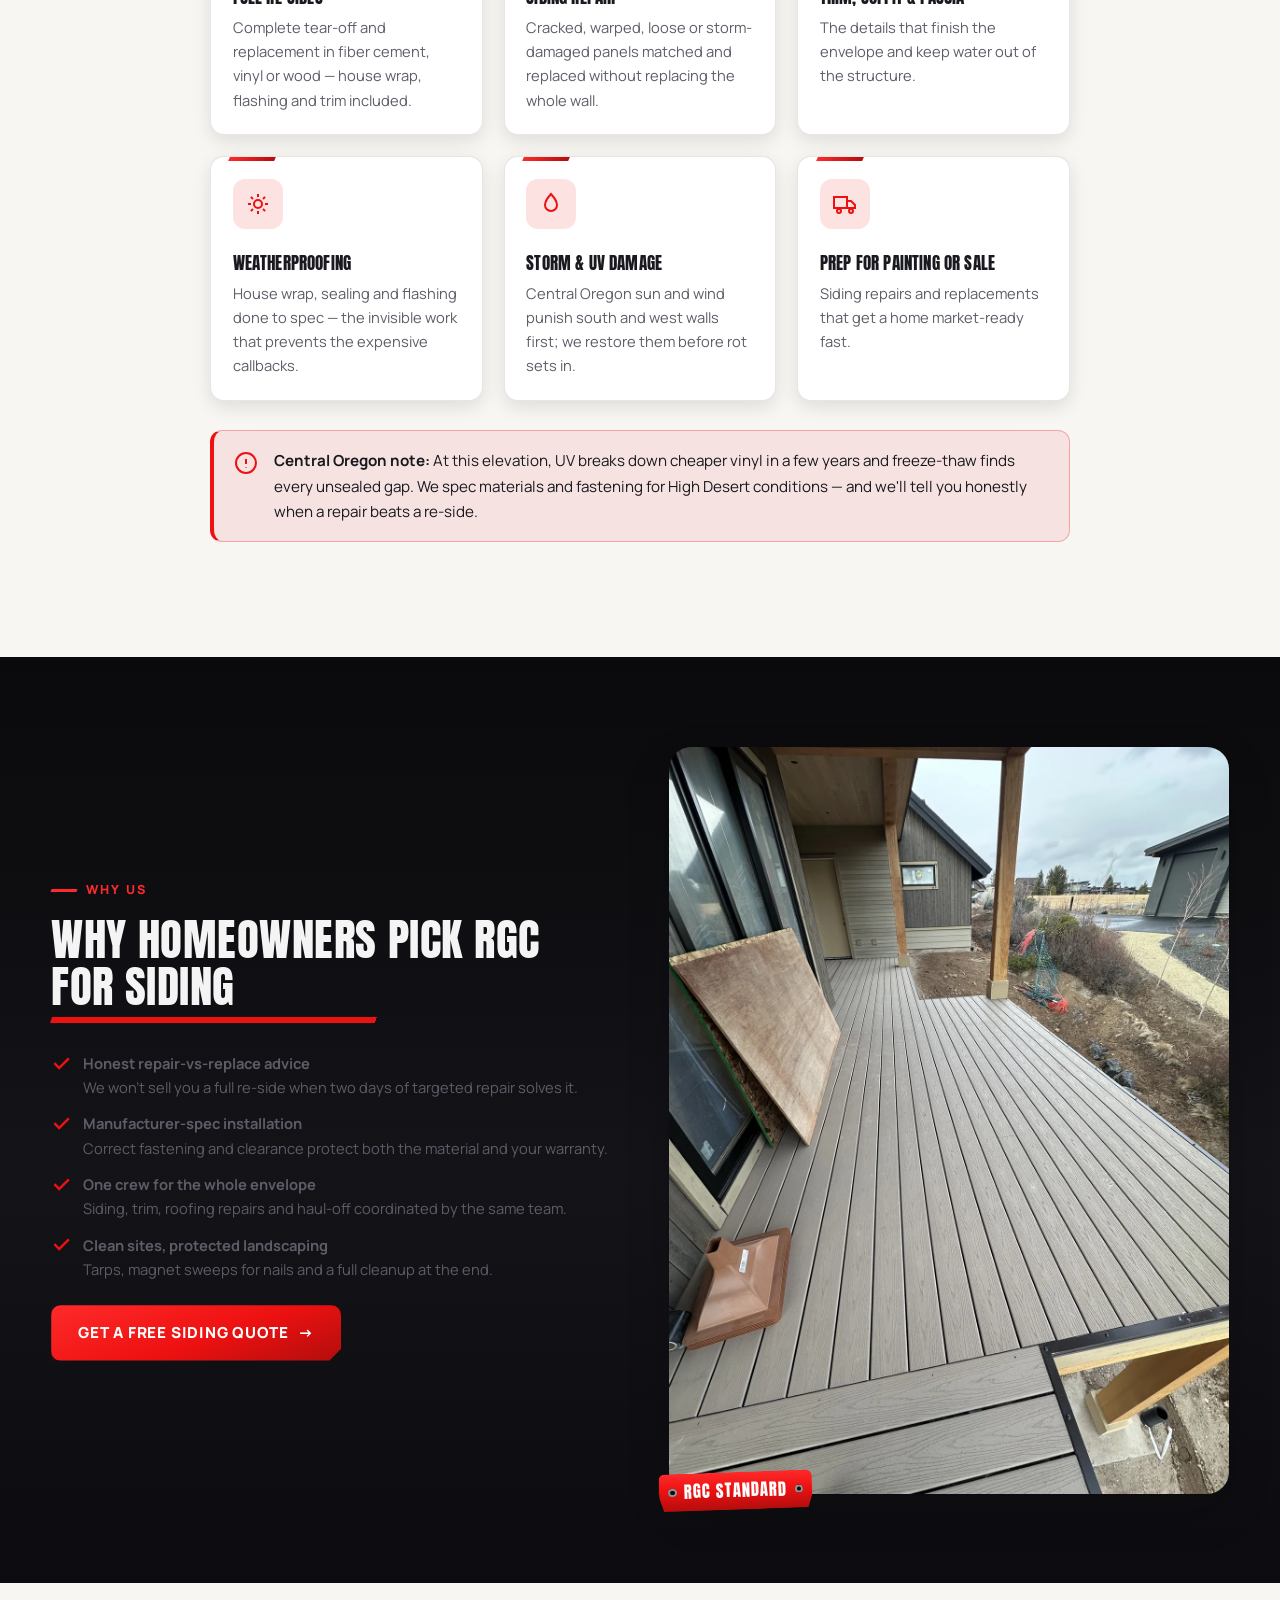
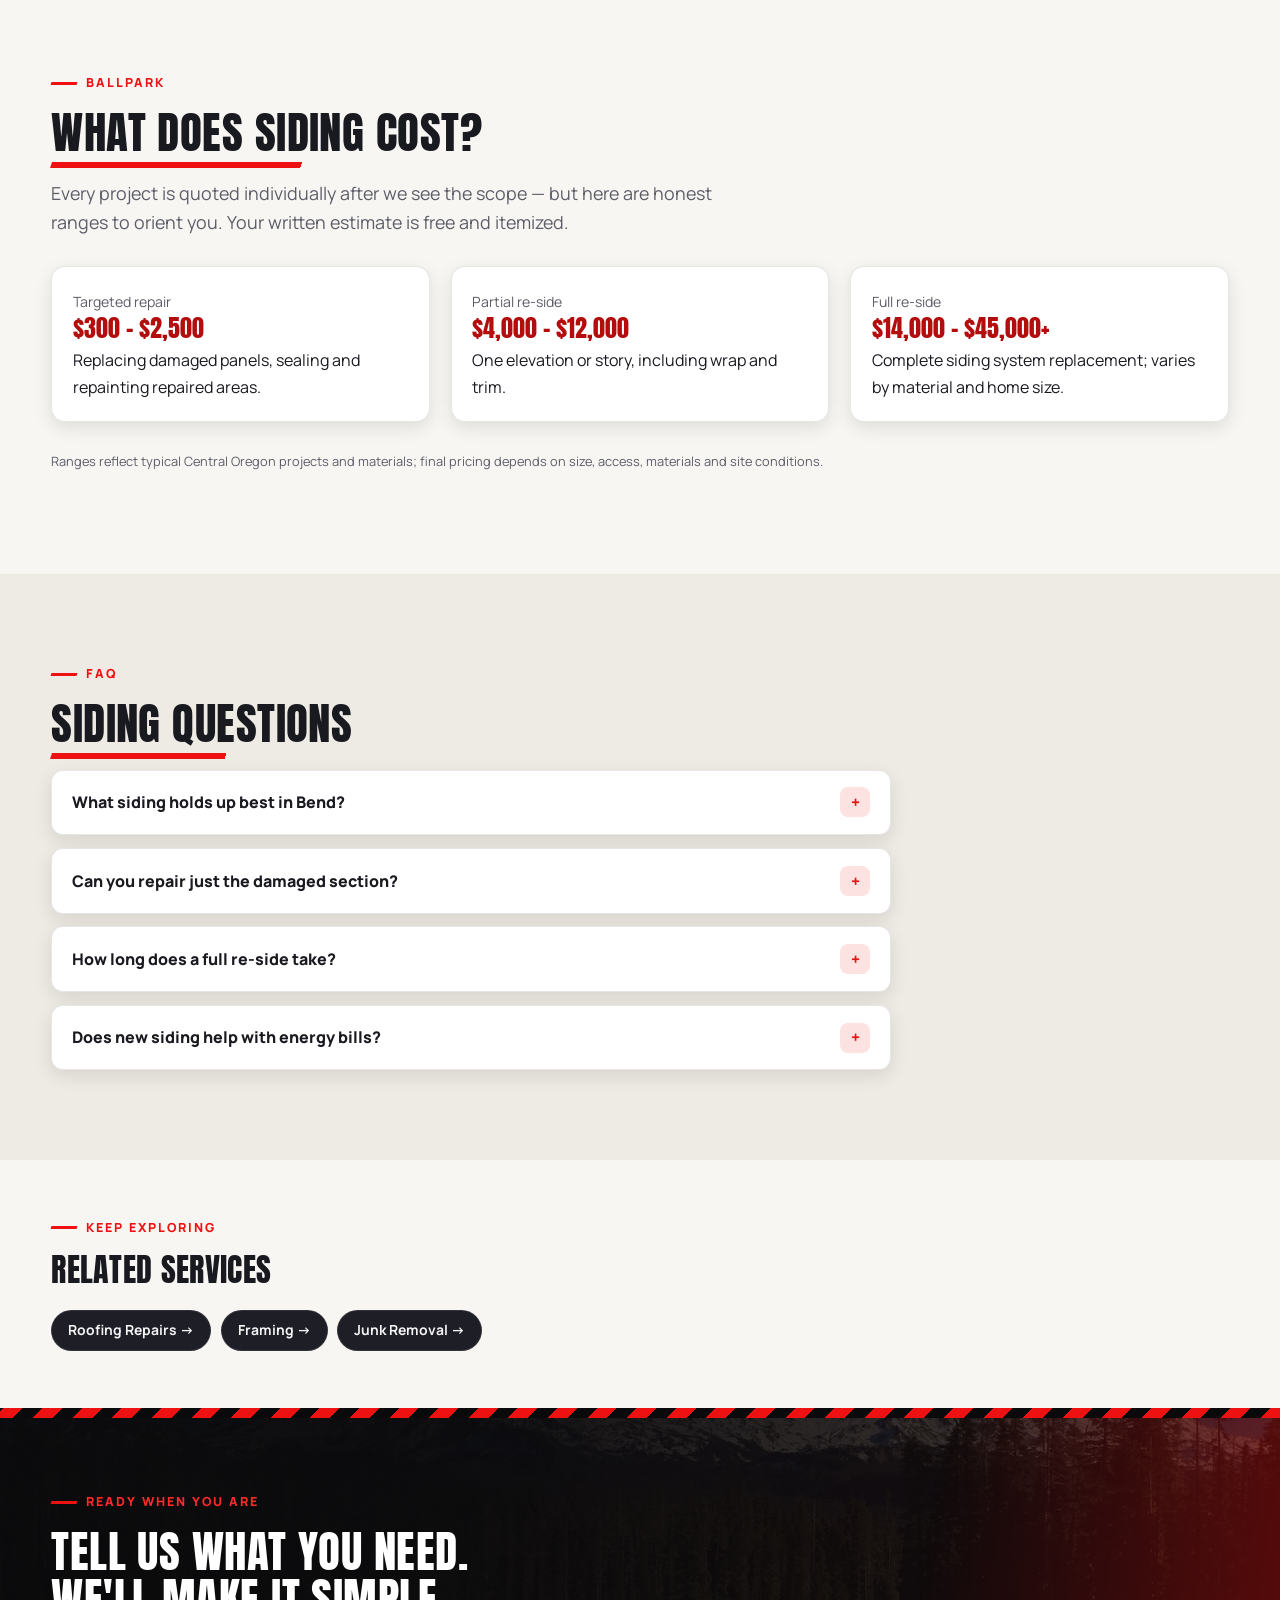
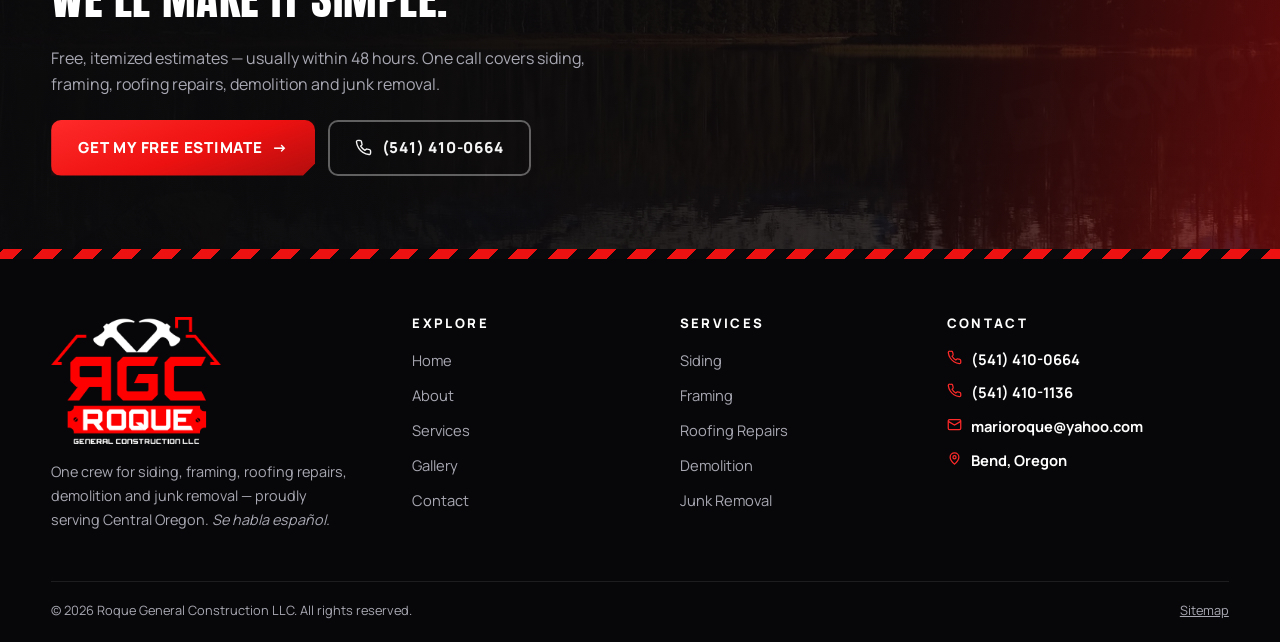
<file: services/siding.html>
<!DOCTYPE html>
<html lang="en-US">
<head>
  <meta charset="UTF-8">
  <meta name="viewport" content="width=device-width, initial-scale=1">
  <title>Siding Installation & Repair in Bend, OR | Roque GC</title>
  <meta name="description" content="Fiber cement, vinyl & wood siding installed and repaired in Bend & Central Oregon. Built for High Desert sun, wind & snow. Free estimates: (541) 410-0664.">
  <link rel="canonical" href="https://roquegeneral.com/services/siding">
  <meta name="robots" content="index, follow, max-image-preview:large">
  <meta name="geo.region" content="US-OR">
  <meta name="geo.placename" content="Bend, Oregon">
  <meta name="geo.position" content="44.0582;-121.3153">
  <meta name="ICBM" content="44.0582, -121.3153">
  <meta name="theme-color" content="#0a0a0c">
  <meta property="og:type" content="website">
  <meta property="og:site_name" content="Roque General Construction LLC">
  <meta property="og:title" content="Siding Installation & Repair in Bend, OR | Roque GC">
  <meta property="og:description" content="Fiber cement, vinyl & wood siding installed and repaired in Bend & Central Oregon. Built for High Desert sun, wind & snow. Free estimates: (541) 410-0664.">
  <meta property="og:url" content="https://roquegeneral.com/services/siding">
  <meta property="og:locale" content="en_US">
  <meta property="og:image" content="https://roquegeneral.com/og-image.jpg">
  <meta property="og:image:width" content="1200">
  <meta property="og:image:height" content="630">
  <meta property="og:image:alt" content="RGC — Roque General Construction LLC logo on black with red geometric shapes">
  <meta name="twitter:image" content="https://roquegeneral.com/og-image.jpg">
  <meta name="twitter:card" content="summary_large_image">
  <meta name="twitter:title" content="Siding Installation & Repair in Bend, OR | Roque GC">
  <meta name="twitter:description" content="Fiber cement, vinyl & wood siding installed and repaired in Bend & Central Oregon. Built for High Desert sun, wind & snow. Free estimates: (541) 410-0664.">
  <link rel="icon" href="/favicon.ico" sizes="48x48">
  <link rel="icon" href="/favicon.svg" type="image/svg+xml">
  <link rel="icon" href="/img/icons/favicon-32x32.png" type="image/png" sizes="32x32">
  <link rel="apple-touch-icon" href="/img/icons/apple-touch-icon.png">
  <link rel="manifest" href="/site.webmanifest">
  <link rel="preconnect" href="https://fonts.googleapis.com">
  <link rel="preconnect" href="https://fonts.gstatic.com" crossorigin>
  <link href="https://fonts.googleapis.com/css2?family=Anton&family=Manrope:wght@400;500;600;700;800&display=swap" rel="stylesheet">
  <link rel="stylesheet" href="/css/styles.css?v=15">
  <script type="application/ld+json">
{
  "@context": "https://schema.org",
  "@graph": [
    {
      "@id": "https://roquegeneral.com/#business"
    },
    {
      "@type": "WebPage",
      "@id": "https://roquegeneral.com/services/siding#webpage",
      "url": "https://roquegeneral.com/services/siding",
      "name": "Siding Installation & Repair in Bend, OR | Roque GC",
      "isPartOf": {
        "@id": "https://roquegeneral.com/#website"
      },
      "about": {
        "@id": "https://roquegeneral.com/#business"
      },
      "inLanguage": "en-US"
    },
    {
      "@type": "Service",
      "@id": "https://roquegeneral.com/services/siding#service",
      "serviceType": "Siding Installation & Repair",
      "name": "Siding Installation & Repair in Bend & Central Oregon",
      "description": "Fiber cement, vinyl & wood siding installed and repaired in Bend & Central Oregon. Built for High Desert sun, wind & snow. Free estimates: (541) 410-0664.",
      "provider": {
        "@id": "https://roquegeneral.com/#business"
      },
      "areaServed": [
        {
          "@type": "City",
          "name": "Bend, OR"
        },
        {
          "@type": "City",
          "name": "Redmond, OR"
        },
        {
          "@type": "City",
          "name": "Sisters, OR"
        },
        {
          "@type": "City",
          "name": "Prineville, OR"
        },
        {
          "@type": "City",
          "name": "La Pine, OR"
        },
        {
          "@type": "City",
          "name": "Madras, OR"
        }
      ]
    },
    {
      "@type": "BreadcrumbList",
      "itemListElement": [
        {
          "@type": "ListItem",
          "position": 1,
          "name": "Home",
          "item": "https://roquegeneral.com/"
        },
        {
          "@type": "ListItem",
          "position": 2,
          "name": "Services",
          "item": "https://roquegeneral.com/services"
        },
        {
          "@type": "ListItem",
          "position": 3,
          "name": "Siding",
          "item": "https://roquegeneral.comNone"
        }
      ]
    },
    {
      "@type": "FAQPage",
      "@id": "https://roquegeneral.com/services/siding#faq",
      "mainEntity": [
        {
          "@type": "Question",
          "name": "What siding holds up best in Bend?",
          "acceptedAnswer": {
            "@type": "Answer",
            "text": "Fiber cement is the standout for Central Oregon: it resists UV, snow, rot and embers far better than basic vinyl. Vinyl is budget-friendly and low-maintenance; wood looks great but wants more care. We'll walk you through options for your home and budget."
          }
        },
        {
          "@type": "Question",
          "name": "Can you repair just the damaged section?",
          "acceptedAnswer": {
            "@type": "Answer",
            "text": "Usually, yes. We color- and profile-match the existing siding so repairs blend in. If your siding is discontinued or widely failing, we'll show you exactly why replacement is the smarter spend before you commit."
          }
        },
        {
          "@type": "Question",
          "name": "How long does a full re-side take?",
          "acceptedAnswer": {
            "@type": "Answer",
            "text": "Most Bend-area homes take one to two weeks depending on size, material and trim detail. Rain and snow can pause exterior work — we'll give you a realistic window up front and keep you posted."
          }
        },
        {
          "@type": "Question",
          "name": "Does new siding help with energy bills?",
          "acceptedAnswer": {
            "@type": "Answer",
            "text": "When we re-side, we inspect and upgrade the weather barrier behind it. Combined with modern insulation practices, many homeowners notice fewer drafts and more stable indoor temperatures."
          }
        }
      ]
    }
  ]
}
  </script>
  <script src="/js/main.js?v=15" defer></script>
</head>
<body>
  <a class="skip-link" href="#main">Skip to main content</a>

  <div class="topbar">
    <div class="container topbar__row">
      <span class="tb-item"><svg width="14" height="14" viewBox="0 0 24 24" fill="none" stroke="currentColor" stroke-width="2" stroke-linecap="round" stroke-linejoin="round" aria-hidden="true"><path d="M12 21s7-6.1 7-11a7 7 0 1 0-14 0c0 4.9 7 11 7 11z"/><circle cx="12" cy="10" r="2.5"/></svg>Bend, OR — Serving Central Oregon</span>
      <span class="sep" aria-hidden="true">|</span>
      <span>Licensed · Bonded · Insured</span>
    </div>
  </div>

  <header class="site-header">
    <div class="container header__row">
      <a class="brand" href="/">
        <img src="/img/logo-wide.png" alt="RGC — Roque General Construction LLC logo" width="243" height="186">
        <span class="brand__name">
          <b>Roque</b>
          <span>General Construction LLC</span>
        </span>
      </a>
      <nav class="main-nav" aria-label="Main navigation">
        <ul>
          <li><a href="/">Home</a></li>
          <li><a href="/about">About</a></li>
          <li>
            <details class="nav-item">
              <summary aria-label="Services menu">Services ▾</summary>
              <div class="nav-drop">
                <a href="/services/siding"><span class="n">01</span> Siding</a>
                <a href="/services/framing"><span class="n">02</span> Framing</a>
                <a href="/services/roofing-repairs"><span class="n">03</span> Roofing Repairs</a>
                <a href="/services/demolition"><span class="n">04</span> Demolition</a>
                <a href="/services/junk-removal"><span class="n">05</span> Junk Removal</a>
                <a href="/services"><span class="n">→</span> All services</a>
              </div>
            </details>
          </li>
          <li><a href="/gallery">Gallery</a></li>
        </ul>
      </nav>
      <div class="header__cta">
        <a class="header__phone" href="tel:+15414100664">
          <small>Call anytime</small>
          <b>(541) 410-0664</b>
        </a>
        <a class="btn btn--primary" href="/contact">Free Estimate</a>
      </div>
      <button class="nav-toggle" aria-label="Open menu" aria-expanded="false" aria-controls="drawer"><span></span></button>
    </div>
  </header>

  <div class="drawer" id="drawer" aria-hidden="true">
    <div class="drawer__scrim"></div>
    <aside class="drawer__panel" role="dialog" aria-modal="true" aria-label="Menu">
      <div class="drawer__head">
        <img src="/img/logo-wide.png" alt="RGC — Roque General Construction LLC" width="145" height="111">
        <button class="drawer__close" aria-label="Close menu">×</button>
      </div>
      <nav aria-label="Mobile navigation">
        <ul>
          <li><a href="/">Home</a></li>
          <li><a href="/about">About</a></li>
          <li>
            <details>
              <summary>Services <span class="chev">▾</span></summary>
              <ul>
                <li><a href="/services/siding">Siding</a></li>
                <li><a href="/services/framing">Framing</a></li>
                <li><a href="/services/roofing-repairs">Roofing Repairs</a></li>
                <li><a href="/services/demolition">Demolition</a></li>
                <li><a href="/services/junk-removal">Junk Removal</a></li>
                <li><a href="/services">All services</a></li>
              </ul>
            </details>
          </li>
          <li><a href="/gallery">Gallery</a></li>
        </ul>
      </nav>
      <div class="drawer__cta">
        <a class="btn btn--primary" href="/contact">Get a Free Estimate</a>
        <a class="btn btn--ghost" href="tel:+15414100664"><svg width="17" height="17" viewBox="0 0 24 24" fill="none" stroke="currentColor" stroke-width="2" stroke-linecap="round" stroke-linejoin="round" aria-hidden="true"><path d="M22 16.9v3a2 2 0 0 1-2.2 2 19.8 19.8 0 0 1-8.6-3.1 19.5 19.5 0 0 1-6-6A19.8 19.8 0 0 1 2.1 4.2 2 2 0 0 1 4.1 2h3a2 2 0 0 1 2 1.7c.1 1 .4 2 .7 2.9a2 2 0 0 1-.4 2.1L8.1 10a16 16 0 0 0 6 6l1.3-1.3a2 2 0 0 1 2.1-.4c.9.3 1.9.6 2.9.7a2 2 0 0 1 1.6 2z"/></svg>(541) 410-0664</a>
        <p class="drawer__meta">Bend, OR · Mon–Fri 7am–6pm, Sat 8am–2pm<br>Licensed · Bonded · Insured</p>
      </div>
    </aside>
  </div>


  <main id="main">
    <section class="page-hero">
      <div class="container page-hero__inner">
        <ul class="breadcrumb"><li><a href="/">Home</a></li><li><a href="/services">Services</a></li><li><span aria-current="page">Siding</span></li></ul>
        <h1>Siding Installation &amp; Repair Built for Central Oregon</h1>
        <p class="lead">Your siding is your home's armor against High Desert sun, wind, snow and wildfire season. We install and repair fiber cement, vinyl and wood siding with the detail work — flashing, sealing, trim — that makes it last.</p>
        <div class="page-hero__img">
          <img src="/img/photos/siding-house.webp" alt="Completed two-story home with dark lap siding, crisp trim and fresh gutters installed by RGC" fetchpriority="high" width="1600" height="1200">
        </div>
      </div>
    </section>

    <section class="section">
      <div class="container content-block">
        <p class="eyebrow">The service</p>
        <h2 class="headline-mark">What's included</h2>
        <p>Siding does two jobs at once: it defines how your home looks from the street, and it takes the beating so your walls don't. In Central Oregon that beating is real — summer UV at 3,000+ feet, sub-zero snaps, wind-driven snow and decades of freeze-thaw.</p>
        <p>We install complete siding systems and surgically repair failing ones. That means correct house wrap and flashing, panels fastened to manufacturer spec (important for your warranty), and trim details that move with the seasons instead of cracking against them.</p>
        <div class="feature-cards">
          <div class="feature-card">
            <span class="fc-icon"><svg width="24" height="24" viewBox="0 0 24 24" fill="none" stroke="currentColor" stroke-width="2" aria-hidden="true"><path d="M14.7 6.3a5 5 0 0 0-6.9 6.1L2 18l4 4 5.6-5.8a5 5 0 0 0 6.1-6.9L14 13l-3-3 3.7-3.7z"/></svg></span>
            <h3>Full re-sides</h3>
            <p>Complete tear-off and replacement in fiber cement, vinyl or wood — house wrap, flashing and trim included.</p>
          </div>
          <div class="feature-card">
            <span class="fc-icon"><svg width="24" height="24" viewBox="0 0 24 24" fill="none" stroke="currentColor" stroke-width="2" aria-hidden="true"><path d="M3 18v-6a9 9 0 0 1 18 0v6"/><path d="M21 19a2 2 0 0 1-2 2h-1a2 2 0 0 1-2-2v-3a2 2 0 0 1 2-2h3zM3 19a2 2 0 0 0 2 2h1a2 2 0 0 0 2-2v-3a2 2 0 0 0-2-2H3z"/></svg></span>
            <h3>Siding repair</h3>
            <p>Cracked, warped, loose or storm-damaged panels matched and replaced without replacing the whole wall.</p>
          </div>
          <div class="feature-card">
            <span class="fc-icon"><svg width="24" height="24" viewBox="0 0 24 24" fill="none" stroke="currentColor" stroke-width="2" aria-hidden="true"><path d="M12 2 4 5v6c0 5 3.4 9.4 8 11 4.6-1.6 8-6 8-11V5l-8-3z"/><path d="M9 12l2 2 4-4"/></svg></span>
            <h3>Trim, soffit & fascia</h3>
            <p>The details that finish the envelope and keep water out of the structure.</p>
          </div>
          <div class="feature-card">
            <span class="fc-icon"><svg width="24" height="24" viewBox="0 0 24 24" fill="none" stroke="currentColor" stroke-width="2" aria-hidden="true"><circle cx="12" cy="12" r="4"/><path d="M12 2v3M12 19v3M2 12h3M19 12h3M4.9 4.9l2.1 2.1M17 17l2.1 2.1M19.1 4.9 17 7M7 17l-2.1 2.1"/></svg></span>
            <h3>Weatherproofing</h3>
            <p>House wrap, sealing and flashing done to spec — the invisible work that prevents the expensive callbacks.</p>
          </div>
          <div class="feature-card">
            <span class="fc-icon"><svg width="24" height="24" viewBox="0 0 24 24" fill="none" stroke="currentColor" stroke-width="2" aria-hidden="true"><path d="M12 2s6 6.6 6 11a6 6 0 1 1-12 0c0-4.4 6-11 6-11z"/></svg></span>
            <h3>Storm & UV damage</h3>
            <p>Central Oregon sun and wind punish south and west walls first; we restore them before rot sets in.</p>
          </div>
          <div class="feature-card">
            <span class="fc-icon"><svg width="24" height="24" viewBox="0 0 24 24" fill="none" stroke="currentColor" stroke-width="2" aria-hidden="true"><path d="M1 5h13v11H1zM14 9h4l4 4v3h-8z"/><circle cx="6" cy="19" r="2"/><circle cx="18" cy="19" r="2"/></svg></span>
            <h3>Prep for painting or sale</h3>
            <p>Siding repairs and replacements that get a home market-ready fast.</p>
          </div>
        </div>
        <div class="info-banner">
          <svg width="24" height="24" viewBox="0 0 24 24" fill="none" stroke="currentColor" stroke-width="2" aria-hidden="true"><circle cx="12" cy="12" r="10"/><path d="M12 8v5M12 16.5v.5"/></svg>
          <p><b>Central Oregon note:</b> At this elevation, UV breaks down cheaper vinyl in a few years and freeze-thaw finds every unsealed gap. We spec materials and fastening for High Desert conditions — and we'll tell you honestly when a repair beats a re-side.</p>
        </div>
      </div>
    </section>

    <section class="section section--dark">
      <div class="container split split--rev">
        <div class="split__media reveal">
          <img src="/img/photos/siding-detail.webp" alt="Fresh lap siding gable with black-framed windows installed by our crew" loading="lazy" width="1200" height="1600">
          <span class="plate plate-float">RGC standard</span>
        </div>
        <div class="reveal reveal-d1">
          <p class="eyebrow">Why us</p>
          <h2 class="headline-mark">Why homeowners pick RGC for siding</h2>
          <ul class="checklist">
            <li><svg width="20" height="20" viewBox="0 0 16 16" fill="currentColor" aria-hidden="true"><path d="M6.5 12.5 2 8l1.4-1.4 3.1 3.1L13.6 2.7 15 4.1z"/></svg><span><b>Honest repair-vs-replace advice</b> <span>We won't sell you a full re-side when two days of targeted repair solves it.</span></span></li>
            <li><svg width="20" height="20" viewBox="0 0 16 16" fill="currentColor" aria-hidden="true"><path d="M6.5 12.5 2 8l1.4-1.4 3.1 3.1L13.6 2.7 15 4.1z"/></svg><span><b>Manufacturer-spec installation</b> <span>Correct fastening and clearance protect both the material and your warranty.</span></span></li>
            <li><svg width="20" height="20" viewBox="0 0 16 16" fill="currentColor" aria-hidden="true"><path d="M6.5 12.5 2 8l1.4-1.4 3.1 3.1L13.6 2.7 15 4.1z"/></svg><span><b>One crew for the whole envelope</b> <span>Siding, trim, roofing repairs and haul-off coordinated by the same team.</span></span></li>
            <li><svg width="20" height="20" viewBox="0 0 16 16" fill="currentColor" aria-hidden="true"><path d="M6.5 12.5 2 8l1.4-1.4 3.1 3.1L13.6 2.7 15 4.1z"/></svg><span><b>Clean sites, protected landscaping</b> <span>Tarps, magnet sweeps for nails and a full cleanup at the end.</span></span></li>
          </ul>
          <a class="btn btn--primary" href="/contact">Get a free siding quote <span class="btn-arrow">→</span></a>
        </div>
      </div>
    </section>

    <section class="section">
      <div class="container">
        <p class="eyebrow">Ballpark</p>
        <h2 class="headline-mark">What does siding cost?</h2>
        <p class="lead" style="margin-bottom:1.4rem">Every project is quoted individually after we see the scope — but here are honest ranges to orient you. Your written estimate is free and itemized.</p>
        <div class="price-hint">
          <div class="ph reveal"><span>Targeted repair</span><b>$300 – $2,500</b><p style="margin:.4rem 0 0">Replacing damaged panels, sealing and repainting repaired areas.</p></div>
          <div class="ph reveal"><span>Partial re-side</span><b>$4,000 – $12,000</b><p style="margin:.4rem 0 0">One elevation or story, including wrap and trim.</p></div>
          <div class="ph reveal"><span>Full re-side</span><b>$14,000 – $45,000+</b><p style="margin:.4rem 0 0">Complete siding system replacement; varies by material and home size.</p></div>
        </div>
        <p class="form-note">Ranges reflect typical Central Oregon projects and materials; final pricing depends on size, access, materials and site conditions.</p>
      </div>
    </section>

    <section class="section section--paper2">
      <div class="container">
        <p class="eyebrow">FAQ</p>
        <h2 class="headline-mark">Siding questions</h2>
<div class="faq">
          <details>
            <summary>What siding holds up best in Bend? <span class="chev" aria-hidden="true">+</span></summary>
            <div class="faq__a"><p>Fiber cement is the standout for Central Oregon: it resists UV, snow, rot and embers far better than basic vinyl. Vinyl is budget-friendly and low-maintenance; wood looks great but wants more care. We'll walk you through options for your home and budget.</p></div>
          </details>
          <details>
            <summary>Can you repair just the damaged section? <span class="chev" aria-hidden="true">+</span></summary>
            <div class="faq__a"><p>Usually, yes. We color- and profile-match the existing siding so repairs blend in. If your siding is discontinued or widely failing, we'll show you exactly why replacement is the smarter spend before you commit.</p></div>
          </details>
          <details>
            <summary>How long does a full re-side take? <span class="chev" aria-hidden="true">+</span></summary>
            <div class="faq__a"><p>Most Bend-area homes take one to two weeks depending on size, material and trim detail. Rain and snow can pause exterior work — we'll give you a realistic window up front and keep you posted.</p></div>
          </details>
          <details>
            <summary>Does new siding help with energy bills? <span class="chev" aria-hidden="true">+</span></summary>
            <div class="faq__a"><p>When we re-side, we inspect and upgrade the weather barrier behind it. Combined with modern insulation practices, many homeowners notice fewer drafts and more stable indoor temperatures.</p></div>
          </details>
</div>
      </div>
    </section>

    <section class="section section--tight">
      <div class="container">
        <p class="eyebrow">Keep exploring</p>
        <h2 style="font-size:clamp(1.5rem,2.6vw,2rem)">Related services</h2>
        <div class="area-chips">
          <a class="chip" href="/services/roofing-repairs" style="text-decoration:none">Roofing Repairs →</a>
          <a class="chip" href="/services/framing" style="text-decoration:none">Framing →</a>
          <a class="chip" href="/services/junk-removal" style="text-decoration:none">Junk Removal →</a>
        </div>
      </div>
    </section>

    <div class="hazard" aria-hidden="true"></div>
    <section class="cta-band">
      <div class="cta-band__bg" aria-hidden="true">
        <img src="/img/photos/bend-lake.webp" alt="" loading="lazy" width="1600" height="1067">
      </div>
      <div class="container">
        <p class="eyebrow" style="color:var(--red-bright)">Ready when you are</p>
        <h2>Tell us what you need. We'll make it simple.</h2>
        <p>Free, itemized estimates — usually within 48 hours. One call covers siding, framing, roofing repairs, demolition and junk removal.</p>
        <div class="cta-band__actions">
          <a class="btn btn--primary" href="/contact">Get My Free Estimate <span class="btn-arrow">→</span></a>
          <a class="btn btn--ghost" href="tel:+15414100664"><svg width="17" height="17" viewBox="0 0 24 24" fill="none" stroke="currentColor" stroke-width="2" stroke-linecap="round" stroke-linejoin="round" aria-hidden="true"><path d="M22 16.9v3a2 2 0 0 1-2.2 2 19.8 19.8 0 0 1-8.6-3.1 19.5 19.5 0 0 1-6-6A19.8 19.8 0 0 1 2.1 4.2 2 2 0 0 1 4.1 2h3a2 2 0 0 1 2 1.7c.1 1 .4 2 .7 2.9a2 2 0 0 1-.4 2.1L8.1 10a16 16 0 0 0 6 6l1.3-1.3a2 2 0 0 1 2.1-.4c.9.3 1.9.6 2.9.7a2 2 0 0 1 1.6 2z"/></svg>(541) 410-0664</a>
        </div>
      </div>
    </section>
  </main>

  <footer class="site-footer">
    <div class="container">
      <div class="footer__grid">
        <div class="footer__brand">
          <img src="/img/logo-wide.png" alt="RGC — Roque General Construction LLC" loading="lazy" width="200" height="150">
          <p>One crew for siding, framing, roofing repairs, demolition and junk removal — proudly serving Central Oregon. <em>Se habla español.</em></p>
        </div>
        <div class="footer__col">
          <h4>Explore</h4>
          <ul>
            <li><a href="/">Home</a></li>
            <li><a href="/about">About</a></li>
            <li><a href="/services">Services</a></li>
            <li><a href="/gallery">Gallery</a></li>
            <li><a href="/contact">Contact</a></li>
          </ul>
        </div>
        <div class="footer__col">
          <h4>Services</h4>
          <ul>
            <li><a href="/services/siding">Siding</a></li>
            <li><a href="/services/framing">Framing</a></li>
            <li><a href="/services/roofing-repairs">Roofing Repairs</a></li>
            <li><a href="/services/demolition">Demolition</a></li>
            <li><a href="/services/junk-removal">Junk Removal</a></li>
          </ul>
        </div>
        <div class="footer__col">
          <h4>Contact</h4>
          <p class="f-line"><svg width="15" height="15" viewBox="0 0 24 24" fill="none" stroke="currentColor" stroke-width="2" aria-hidden="true"><path d="M22 16.9v3a2 2 0 0 1-2.2 2 19.8 19.8 0 0 1-8.6-3.1 19.5 19.5 0 0 1-6-6A19.8 19.8 0 0 1 2.1 4.2 2 2 0 0 1 4.1 2h3a2 2 0 0 1 2 1.7c.1 1 .4 2 .7 2.9a2 2 0 0 1-.4 2.1L8.1 10a16 16 0 0 0 6 6l1.3-1.3a2 2 0 0 1 2.1-.4c.9.3 1.9.6 2.9.7a2 2 0 0 1 1.6 2z"/></svg><a href="tel:+15414100664">(541) 410-0664</a></p>
          <p class="f-line"><svg width="15" height="15" viewBox="0 0 24 24" fill="none" stroke="currentColor" stroke-width="2" aria-hidden="true"><path d="M22 16.9v3a2 2 0 0 1-2.2 2 19.8 19.8 0 0 1-8.6-3.1 19.5 19.5 0 0 1-6-6A19.8 19.8 0 0 1 2.1 4.2 2 2 0 0 1 4.1 2h3a2 2 0 0 1 2 1.7c.1 1 .4 2 .7 2.9a2 2 0 0 1-.4 2.1L8.1 10a16 16 0 0 0 6 6l1.3-1.3a2 2 0 0 1 2.1-.4c.9.3 1.9.6 2.9.7a2 2 0 0 1 1.6 2z"/></svg><a href="tel:+15414101136">(541) 410-1136</a></p>
          <p class="f-line"><svg width="15" height="15" viewBox="0 0 24 24" fill="none" stroke="currentColor" stroke-width="2" aria-hidden="true"><rect x="2" y="4" width="20" height="16" rx="2"/><path d="m22 7-10 6L2 7"/></svg><a href="mailto:marioroque@yahoo.com">marioroque@yahoo.com</a></p>
          <p class="f-line"><svg width="15" height="15" viewBox="0 0 24 24" fill="none" stroke="currentColor" stroke-width="2" aria-hidden="true"><path d="M12 21s7-6.1 7-11a7 7 0 1 0-14 0c0 4.9 7 11 7 11z"/><circle cx="12" cy="10" r="2.5"/></svg><span style="color:#fff;font-weight:700">Bend, Oregon</span></p>
        </div>
      </div>
      <div class="footer-legal">
        <span>© <span data-year>2026</span> Roque General Construction LLC. All rights reserved.</span>
<span><a href="/sitemap.xml">Sitemap</a></span>
      </div>
    </div>
  </footer>

  <div class="mobile-cta">
    <a href="tel:+15414100664"><svg width="16" height="16" viewBox="0 0 24 24" fill="none" stroke="currentColor" stroke-width="2" stroke-linecap="round" stroke-linejoin="round" aria-hidden="true"><path d="M22 16.9v3a2 2 0 0 1-2.2 2 19.8 19.8 0 0 1-8.6-3.1 19.5 19.5 0 0 1-6-6A19.8 19.8 0 0 1 2.1 4.2 2 2 0 0 1 4.1 2h3a2 2 0 0 1 2 1.7c.1 1 .4 2 .7 2.9a2 2 0 0 1-.4 2.1L8.1 10a16 16 0 0 0 6 6l1.3-1.3a2 2 0 0 1 2.1-.4c.9.3 1.9.6 2.9.7a2 2 0 0 1 1.6 2z"/></svg>Call Now</a>
    <a href="/contact">Free Estimate →</a>
  </div>

  <button class="back-top" aria-label="Back to top">↑</button>
</body>
</html>
</file>
<file: css/styles.css>
/* =========================================================
   ROQUE GENERAL CONSTRUCTION LLC — Hoja de estilos única
   Design system: negro de marca + rojo RGC + blanco
   Motivos firma: placa remachada, corte diagonal, low-poly
   ========================================================= */

/* ---------- 1. Tokens ---------- */
:root{
  /* Marca */
  --ink:#0a0a0c;
  --ink-2:#121216;
  --panel:#17171d;
  --panel-2:#1e1e26;
  --red:#ee1111;
  --red-bright:#ff2a2a;
  --red-deep:#b30d0d;
  --red-dark:#700909;
  --paper:#f7f6f3;
  --paper-2:#eeebe4;
  --white:#ffffff;

  /* Texto */
  --text:#191920;
  --muted:#5d5d68;
  --t-on-dark:#f4f4f5;
  --muted-on-dark:#a8a8b3;

  /* Líneas */
  --line-dark:rgba(255,255,255,.09);
  --line-light:rgba(10,10,12,.10);

  /* Tipografía */
  --font-display:"Anton", "Arial Narrow", sans-serif;
  --font-body:"Manrope", "Segoe UI", system-ui, sans-serif;

  /* Escala fluida */
  --fs-h1:clamp(2.5rem, 6vw, 4.3rem);
  --fs-h2:clamp(1.9rem, 3.6vw, 2.8rem);
  --fs-h3:clamp(1.25rem, 2vw, 1.55rem);
  --fs-lead:clamp(1.02rem, 1.4vw, 1.2rem);

  /* Layout */
  --container:1180px;
  --radius:14px;
  --radius-lg:22px;
  --header-h:76px;

  /* Efectos */
  --shadow-1:0 6px 18px rgba(10,10,12,.10);
  --shadow-2:0 18px 44px rgba(10,10,12,.20);
  --shadow-red:0 10px 30px rgba(238,17,17,.28);
  --ease:cubic-bezier(.22,.61,.36,1);
}

/* ---------- 2. Reset y base ---------- */
*,*::before,*::after{box-sizing:border-box}
html{scroll-behavior:smooth}
html,body{overflow-x:clip}
body{
  margin:0;
  font-family:var(--font-body);
  font-size:1rem;
  line-height:1.65;
  color:var(--text);
  background:var(--paper);
  -webkit-font-smoothing:antialiased;
  text-rendering:optimizeLegibility;
}
img,svg,video{max-width:100%;height:auto;display:block}
a{color:inherit}
h1,h2,h3,h4{font-family:var(--font-display);font-weight:400;line-height:1.06;letter-spacing:.01em;text-transform:uppercase;margin:0 0 .5em}
h1{font-size:var(--fs-h1)}
h2{font-size:var(--fs-h2)}
h3{font-size:var(--fs-h3)}
p{margin:0 0 1em}
ul,ol{margin:0 0 1em;padding-left:1.2em}
::selection{background:var(--red);color:#fff}

.skip-link{
  position:absolute;left:12px;top:-60px;z-index:200;
  background:var(--red);color:#fff;padding:.65rem 1.1rem;
  border-radius:8px;font-weight:700;text-decoration:none;transition:top .2s var(--ease);
}
.skip-link:focus{top:12px}

:focus-visible{outline:3px solid var(--red);outline-offset:3px;border-radius:4px}

.container{width:min(var(--container),92%);margin-inline:auto}
.section{padding:clamp(3.4rem,7vw,5.6rem) 0}
.section--dark{background:linear-gradient(180deg,#0a0a0c 0%,#131318 55%,#0c0c10 100%);color:var(--t-on-dark)}
.section--panel{background:linear-gradient(180deg,#121216 0%,#1a1a21 100%);color:var(--t-on-dark)}
.section--paper2{background:var(--paper-2)}
.section--tight{padding:clamp(2.4rem,5vw,3.6rem) 0}

/* Subrayado rojo de marca bajo titulares */
.headline-mark{position:relative;display:inline-block}
.headline-mark::after{
  content:"";position:absolute;left:0;bottom:-.28em;height:.14em;width:100%;
  background:linear-gradient(90deg,var(--red) 0 58%,transparent 58%);
  transform:skewX(-18deg);
}
.lead{font-size:var(--fs-lead);color:var(--muted);max-width:62ch}
.section--dark .lead,.section--panel .lead{color:var(--muted-on-dark)}

.eyebrow{
  display:flex;align-items:center;gap:.55rem;
  font-weight:800;letter-spacing:.16em;text-transform:uppercase;
  font-size:.78rem;color:var(--red);margin-bottom:.95rem;
}
.eyebrow::before{content:"";width:26px;height:3px;background:var(--red);transform:skewX(-18deg)}
.section--dark .eyebrow,.section--panel .eyebrow{color:var(--red-bright)}
.section--dark .eyebrow::before,.section--panel .eyebrow::before{background:var(--red-bright)}

/* ---------- 3. Placa remachada (firma de marca) ---------- */
.plate{
  position:relative;display:inline-flex;align-items:center;justify-content:center;
  background:linear-gradient(180deg,var(--red-bright),var(--red) 45%,var(--red-deep));
  color:#fff;font-family:var(--font-display);text-transform:uppercase;
  letter-spacing:.06em;line-height:1;
  padding:.62em 1.5em;border-radius:6px;
  clip-path:polygon(0 0,100% 0,100% 62%,97% 100%,3% 100%,0 62%);
  box-shadow:var(--shadow-red);
}
.plate::before,.plate::after{
  content:"";position:absolute;top:50%;width:.5em;height:.5em;transform:translateY(-50%);
  background:var(--ink);border-radius:50%;
  box-shadow:inset 0 0 0 2px rgba(255,255,255,.55);
}
.plate::before{left:.55em}
.plate::after{right:.55em}

/* ---------- 4. Botones ---------- */
.btn{
  display:inline-flex;align-items:center;justify-content:center;gap:.6rem;
  font-family:var(--font-body);font-weight:800;font-size:.95rem;
  letter-spacing:.05em;text-transform:uppercase;text-decoration:none;
  padding:.95rem 1.7rem;border:0;border-radius:10px;cursor:pointer;
  transition:transform .18s var(--ease),box-shadow .18s var(--ease),background-color .18s var(--ease);
  min-height:48px;
}
.btn--primary{
  background:linear-gradient(160deg,var(--red-bright),var(--red) 55%,var(--red-deep));
  color:#fff;box-shadow:var(--shadow-red);
  clip-path:polygon(0 0,100% 0,100% calc(100% - 12px),calc(100% - 12px) 100%,0 100%);
  position:relative;overflow:hidden;
}
.btn--primary::after{
  content:"";position:absolute;top:0;left:-80%;width:45%;height:100%;
  background:linear-gradient(105deg,transparent,rgba(255,255,255,.4),transparent);
  transform:skewX(-20deg);transition:left .55s var(--ease);
}
.btn--primary:hover::after{left:135%}
.btn--primary:hover{transform:translateY(-2px);box-shadow:0 16px 40px rgba(238,17,17,.4)}
.btn--ghost{background:transparent;color:var(--t-on-dark);box-shadow:inset 0 0 0 2px rgba(255,255,255,.35)}
.btn--ghost:hover{box-shadow:inset 0 0 0 2px #fff;background:rgba(255,255,255,.06)}
.btn--ghost-dark{background:transparent;color:var(--text);box-shadow:inset 0 0 0 2px rgba(10,10,12,.35)}
.btn--ghost-dark:hover{box-shadow:inset 0 0 0 2px var(--ink);background:rgba(10,10,12,.05)}
.btn--dark{background:var(--ink);color:#fff}
.btn--dark:hover{transform:translateY(-2px);box-shadow:var(--shadow-2)}
.btn .btn-arrow{transition:transform .18s var(--ease)}
.btn:hover .btn-arrow{transform:translateX(4px)}

/* ---------- 5. Topbar ---------- */
.topbar{background:var(--red);color:#fff;font-size:.83rem;font-weight:700}
.topbar__row{display:flex;justify-content:center;gap:1.4rem;align-items:center;padding:.42rem 0;flex-wrap:wrap}
.topbar a{color:#fff;text-decoration:none;display:inline-flex;align-items:center;gap:.4rem}
.topbar a:hover{text-decoration:underline}
.topbar .sep{opacity:.55}
.topbar .tb-item{display:inline-flex;align-items:center;gap:.45rem}
.topbar .tb-item svg{flex:none}
.topbar svg{flex:none}
@media (max-width:640px){.topbar__row{gap:.7rem;font-size:.76rem}}
/* móvil: sin barra superior (esa info vive en el footer y el header principal) */
@media (max-width:760px){.topbar{display:none}}

/* ---------- 6. Header / nav ---------- */
.site-header{
  position:sticky;top:0;z-index:100;
  background:rgba(10,10,12,.92);
  backdrop-filter:blur(10px);-webkit-backdrop-filter:blur(10px);
  border-bottom:1px solid var(--line-dark);
  transition:box-shadow .25s var(--ease);
}
.site-header.is-scrolled{box-shadow:0 10px 30px rgba(0,0,0,.45)}
.header__row{display:flex;align-items:center;gap:1.5rem;min-height:var(--header-h)}
.brand{display:inline-flex;align-items:center;gap:.7rem;text-decoration:none}
.brand img{height:52px;width:auto;transition:height .25s var(--ease)}
.site-header.is-scrolled .brand img{height:44px}
.brand__name{display:flex;flex-direction:column;line-height:1.05}
.brand__name b{font-family:var(--font-display);font-weight:400;font-size:1.06rem;letter-spacing:.06em;color:#fff;text-transform:uppercase}
.brand__name span{font-size:.64rem;letter-spacing:.24em;color:var(--red-bright);text-transform:uppercase;font-weight:700}

.main-nav{margin-left:auto}
.main-nav ul{display:flex;gap:.25rem;list-style:none;margin:0;padding:0}
.main-nav a{
  display:block;padding:.6rem .85rem;color:var(--t-on-dark);text-decoration:none;
  font-weight:700;font-size:.9rem;letter-spacing:.04em;border-radius:8px;
}
.main-nav a:hover{background:rgba(255,255,255,.07)}
.main-nav a[aria-current]{color:#fff;position:relative}
.main-nav a[aria-current]::after{
  content:"";position:absolute;left:.85rem;right:.85rem;bottom:.28rem;height:3px;
  background:var(--red);transform:skewX(-18deg);
}
.nav-item{position:relative}
.nav-item>summary,.nav-item>.nav-drop-toggle{
  list-style:none;cursor:pointer;display:block;padding:.6rem .85rem;color:var(--t-on-dark);
  font-weight:700;font-size:.9rem;letter-spacing:.04em;border-radius:8px;user-select:none;
}
.nav-item>summary::-webkit-details-marker{display:none}
.nav-item[open]>summary,.nav-item>.nav-drop-toggle:hover{background:rgba(255,255,255,.07)}
.nav-drop{
  position:absolute;top:calc(100% + 8px);left:0;min-width:250px;
  background:var(--panel);border:1px solid var(--line-dark);border-radius:12px;
  padding:.45rem;box-shadow:var(--shadow-2);z-index:60;
}
.nav-drop::before{content:"";position:absolute;top:-6px;left:26px;width:10px;height:10px;background:var(--panel);transform:rotate(45deg)}
.nav-drop a{display:flex;align-items:center;gap:.6rem;padding:.55rem .7rem;border-radius:8px;color:var(--t-on-dark)}
.nav-drop a:hover{background:rgba(238,17,17,.16)}
.nav-drop a .n{font-family:var(--font-display);color:var(--red-bright);font-size:.8rem}

.header__cta{display:flex;align-items:center;gap:.9rem;margin-left:.5rem}
.header__phone{
  display:inline-flex;flex-direction:column;line-height:1.15;text-decoration:none;color:#fff;
}
.header__phone small{font-size:.62rem;letter-spacing:.18em;color:var(--muted-on-dark);text-transform:uppercase;font-weight:800}
.header__phone b{font-size:1.02rem;font-weight:800}
.header__phone b:hover{color:var(--red-bright)}
.nav-toggle{
  display:none;margin-left:auto;background:none;border:0;cursor:pointer;
  width:48px;height:48px;border-radius:10px;box-shadow:inset 0 0 0 2px rgba(255,255,255,.25);
  position:relative;
}
.nav-toggle span,.nav-toggle span::before,.nav-toggle span::after{
  content:"";position:absolute;left:12px;right:12px;height:2.5px;background:#fff;border-radius:2px;transition:transform .25s var(--ease),top .25s var(--ease),opacity .2s;
}
.nav-toggle span{top:50%;transform:translateY(-50%)}
.nav-toggle span::before{left:0;right:0;top:-8px}
.nav-toggle span::after{left:0;right:0;top:8px}
body.nav-open .nav-toggle span{background:transparent}
body.nav-open .nav-toggle span::before{top:0;transform:rotate(45deg)}
body.nav-open .nav-toggle span::after{top:0;transform:rotate(-45deg)}

@media (max-width:1020px){
  .main-nav,.header__cta{display:none}
  .nav-toggle{display:block}
}

/* ---------- 7. Drawer móvil (a nivel body) ---------- */
.drawer{position:fixed;inset:0;z-index:150;visibility:hidden;pointer-events:none}
.drawer.open{visibility:visible;pointer-events:auto}
.drawer__scrim{position:absolute;inset:0;background:rgba(5,5,7,.6);opacity:0;transition:opacity .25s var(--ease)}
.drawer.open .drawer__scrim{opacity:1}
.drawer__panel{
  position:absolute;top:0;right:0;bottom:0;width:min(340px,88vw);
  background:var(--ink-2);color:var(--t-on-dark);
  transform:translateX(102%);transition:transform .3s var(--ease);
  display:flex;flex-direction:column;padding:1.1rem 1.25rem 1.4rem;
  overflow-y:auto;border-left:2px solid var(--red);
}
.drawer.open .drawer__panel{transform:none}
.drawer__head{display:flex;align-items:center;justify-content:space-between;margin-bottom:1rem}
.drawer__head img{height:46px;width:auto}
.drawer__close{background:none;border:0;color:#fff;font-size:1.7rem;line-height:1;cursor:pointer;width:44px;height:44px;border-radius:8px}
.drawer__close:hover{background:rgba(255,255,255,.08)}
.drawer nav ul{list-style:none;margin:0;padding:0}
.drawer nav>ul>li{border-bottom:1px solid var(--line-dark)}
.drawer nav a,.drawer nav summary{
  display:flex;align-items:center;justify-content:space-between;gap:.5rem;
  padding:.85rem .2rem;color:var(--t-on-dark);text-decoration:none;
  font-weight:800;letter-spacing:.06em;text-transform:uppercase;font-size:.92rem;cursor:pointer;
}
.drawer nav summary::-webkit-details-marker{display:none}
.drawer nav summary .chev{transition:transform .2s}
.drawer nav details[open] summary .chev{transform:rotate(180deg)}
.drawer nav details ul{list-style:none;padding:.1rem 0 .6rem .8rem;margin:0}
.drawer nav details ul a{padding:.5rem .2rem;font-size:.86rem;color:var(--muted-on-dark)}
.drawer__cta{margin-top:auto;display:grid;gap:.7rem;padding-top:1.2rem}
.drawer__meta{font-size:.8rem;color:var(--muted-on-dark);line-height:1.7;margin-top:.9rem}
.drawer__meta a{color:var(--t-on-dark)}

/* ---------- 8. Hero ---------- */
.hero{
  position:relative;background:var(--ink);color:var(--t-on-dark);
  overflow:hidden;
}
.hero::before{ /* halo rojo */
  content:"";position:absolute;top:-240px;left:-180px;width:560px;height:560px;border-radius:50%;
  background:radial-gradient(closest-side,rgba(238,17,17,.22),transparent 70%);pointer-events:none;
}

/* Hero con video de fondo */
.hero--video{border-bottom:3px solid var(--red)}
.hero__bg{
  position:absolute;inset:0;width:100%;height:100%;object-fit:cover;z-index:0;
}
.hero__overlay{
  position:absolute;inset:0;z-index:1;
  background:
    linear-gradient(96deg,rgba(10,10,12,.97) 26%,rgba(10,10,12,.78) 52%,rgba(10,10,12,.42) 100%),
    linear-gradient(180deg,rgba(10,10,12,.55) 0%,transparent 30%,rgba(10,10,12,.6) 100%);
}
.hero__overlay::after{ /* acento low-poly rojo, firma de la tarjeta */
  content:"";position:absolute;top:0;right:0;width:34%;height:100%;
  background:
    conic-gradient(from 210deg at 68% 38%,rgba(238,17,17,.30) 0 42deg,transparent 42deg 96deg,rgba(238,17,17,.16) 96deg 150deg,transparent 150deg),
    linear-gradient(255deg,rgba(238,17,17,.28),transparent 55%);
  clip-path:polygon(34% 0,100% 0,100% 100%,0 100%);
  mix-blend-mode:screen;
}
.hero--video .hero__content{
  position:relative;z-index:2;
  padding:clamp(4rem,9vw,7.2rem) 0 clamp(4.2rem,9vw,7.4rem);
}
.hero--video .hero__content h1{max-width:16ch}
.hero--video .hero__sub{max-width:52ch}

.hero__grid{
  display:grid;grid-template-columns:minmax(0,1.05fr) minmax(0,.95fr);
  align-items:center;gap:clamp(1.6rem,4vw,3.2rem);
  padding:clamp(2.6rem,6vw,4.6rem) 0 clamp(3rem,6vw,4.8rem);
}
.hero__copy .plate{font-size:clamp(.85rem,1.4vw,1.02rem);margin-bottom:1.15rem}
.hero__copy h1{margin:.2em 0 .45em}
.hero__copy h1 .accent{color:var(--red-bright)}
.hero__sub{color:var(--muted-on-dark);font-size:var(--fs-lead);max-width:54ch}
.hero__actions{display:flex;flex-wrap:wrap;gap:.8rem;margin:1.5rem 0 1.6rem}
.hero__badges{display:flex;flex-wrap:wrap;gap:.55rem 1.3rem;list-style:none;padding:0;margin:0}
.hero__badges li{display:inline-flex;align-items:center;gap:.5rem;font-weight:700;font-size:.86rem;color:var(--t-on-dark)}
.hero__badges svg{color:var(--red-bright);flex:none}

.hero__media{position:relative}
.hero__photo{
  position:relative;overflow:hidden;border-radius:var(--radius-lg);
  clip-path:polygon(0 6%,100% 0,100% 94%,0 100%);
  box-shadow:var(--shadow-2);
}
.hero__photo img{width:100%;height:clamp(340px,46vw,540px);object-fit:cover}
.hero__photo::after{ /* degradado de marca sobre la foto */
  content:"";position:absolute;inset:0;
  background:linear-gradient(200deg,rgba(238,17,17,.16),transparent 42%,rgba(10,10,12,.5) 96%);
}
.hero__edge{ /* cuña roja al estilo tarjeta */
  position:absolute;top:-4%;right:-9%;width:56%;height:108%;
  background:linear-gradient(160deg,var(--red-bright),var(--red) 55%,var(--red-dark));
  clip-path:polygon(38% 0,100% 0,100% 100%,0 100%);
  opacity:.94;z-index:-1;
}
.hero__card{
  position:absolute;left:clamp(-14px,-2vw,-26px);bottom:26px;
  background:rgba(12,12,15,.88);backdrop-filter:blur(6px);
  border:1px solid var(--line-dark);border-left:4px solid var(--red);
  border-radius:12px;padding:.85rem 1.15rem;box-shadow:var(--shadow-2);
}
.hero__card b{font-family:var(--font-display);font-weight:400;font-size:1.5rem;color:#fff;display:block;line-height:1}
.hero__card span{font-size:.72rem;letter-spacing:.14em;text-transform:uppercase;color:var(--muted-on-dark);font-weight:800}

@media (max-width:900px){
  .hero__grid{grid-template-columns:1fr}
  .hero__media{order:-1}
  .hero__photo img{height:min(52vw,420px)}
  .hero__card{left:14px;bottom:14px}
}

/* ---------- 9. Trustbar ---------- */
.trustbar{background:var(--ink-2);border-block:1px solid var(--line-dark)}
.trustbar__grid{display:grid;grid-template-columns:repeat(3,1fr);gap:1rem;padding:1.35rem 0}
.trust{display:flex;align-items:center;gap:.85rem}
.trust__icon{
  flex:none;width:52px;height:52px;border-radius:12px;display:grid;place-items:center;
  background:rgba(238,17,17,.13);color:var(--red-bright);
  box-shadow:inset 0 0 0 1px rgba(238,17,17,.35);
}
.trust b{display:block;color:#fff;font-size:.95rem;letter-spacing:.02em}
.trust span{font-size:.8rem;color:var(--muted-on-dark)}
@media (max-width:900px){.trustbar__grid{grid-template-columns:1fr 1fr}}
@media (max-width:520px){.trustbar__grid{grid-template-columns:1fr}.trust{align-items:flex-start}}

/* ---------- 10. Grid de servicios ---------- */
.services-grid{display:grid;grid-template-columns:repeat(3,1fr);gap:1.4rem}
.service-card{
  position:relative;display:flex;flex-direction:column;
  background:#fff;border-radius:var(--radius);overflow:hidden;
  text-decoration:none;color:var(--text);
  box-shadow:var(--shadow-1);border:1px solid var(--line-light);
  transition:transform .22s var(--ease),box-shadow .22s var(--ease);
}
.service-card:hover{transform:translateY(-6px);box-shadow:var(--shadow-2)}
.service-card__media{position:relative;aspect-ratio:16/10;overflow:hidden}
.service-card__media img{width:100%;height:100%;object-fit:cover;transition:transform .5s var(--ease)}
.service-card:hover .service-card__media img{transform:scale(1.06)}
.service-card__num{
  position:absolute;top:14px;left:14px;z-index:2;
  font-family:var(--font-display);font-size:1rem;color:#fff;
  background:rgba(10,10,12,.82);padding:.3em .7em;border-left:3px solid var(--red);border-radius:6px;
}
.service-card__body{padding:1.3rem 1.35rem 1.45rem;display:flex;flex-direction:column;flex:1}
.service-card__body h3{margin-bottom:.4em}
.service-card__body p{color:var(--muted);font-size:.94rem}
.service-card__list{list-style:none;padding:0;margin:.2rem 0 1.1rem;display:grid;gap:.35rem}
.service-card__list li{display:flex;gap:.5rem;align-items:flex-start;font-size:.88rem;font-weight:600}
.service-card__list svg{color:var(--red);flex:none;margin-top:.22em}
.service-card__more{
  margin-top:auto;display:inline-flex;align-items:center;gap:.5rem;
  font-weight:800;font-size:.85rem;letter-spacing:.08em;text-transform:uppercase;color:var(--red-deep);
}
.service-card__more .btn-arrow{transition:transform .2s var(--ease)}
.service-card:hover .service-card__more .btn-arrow{transform:translateX(5px)}
.services-grid--5{grid-template-columns:repeat(6,1fr)}
.services-grid--5 .service-card{grid-column:span 2}
.services-grid--5 .service-card:nth-child(4),.services-grid--5 .service-card:nth-child(5){grid-column:span 3}
@media (max-width:1020px){
  .services-grid{grid-template-columns:1fr 1fr}
  .services-grid--5 .service-card,.services-grid--5 .service-card:nth-child(4),.services-grid--5 .service-card:nth-child(5){grid-column:auto}
}
@media (max-width:640px){.services-grid{grid-template-columns:1fr}}

/* ---------- 11. Split (por qué RGC / bloques alternos) ---------- */
.split{display:grid;grid-template-columns:1fr 1fr;gap:clamp(1.8rem,4.5vw,3.6rem);align-items:center}
.split__media{position:relative}
.split__media img{border-radius:var(--radius-lg);box-shadow:var(--shadow-2);width:100%;object-fit:cover}
.split__media .plate-float{
  position:absolute;left:-10px;bottom:-16px;transform:rotate(-2deg);
  font-size:1.05rem;
}
.split--rev .split__media{order:2}
.checklist{list-style:none;padding:0;margin:1.1rem 0 1.5rem;display:grid;gap:.75rem}
.checklist li{display:flex;gap:.75rem;align-items:flex-start;font-weight:600}
.checklist li svg{flex:none;color:var(--red);margin-top:.18em}
.checklist li b{display:block}
.checklist li span{display:block;font-weight:400;color:var(--muted);font-size:.92rem}
@media (max-width:900px){
  .split{grid-template-columns:1fr}
  .split--rev .split__media{order:0}
}

/* ---------- 12. Stats ---------- */
.stats{background:linear-gradient(120deg,#0a0a0c 0%,#1a0d0d 55%,#0a0a0c 100%);color:var(--t-on-dark);position:relative;overflow:hidden}
.stats::after{ /* low-poly tenue */
  content:"";position:absolute;right:-120px;top:-80px;width:420px;height:420px;
  background:
    linear-gradient(135deg,rgba(238,17,17,.14),transparent 60%),
    conic-gradient(from 210deg at 60% 40%,rgba(238,17,17,.10) 0 40deg,transparent 40deg 90deg,rgba(238,17,17,.08) 90deg 130deg,transparent 130deg);
  clip-path:polygon(0 0,100% 12%,88% 100%,8% 88%);pointer-events:none;
}
.stats__grid{display:grid;grid-template-columns:repeat(4,1fr);gap:1.2rem;position:relative}
.stat{text-align:left;border-left:3px solid var(--red);padding-left:1.1rem}
.stat b{font-family:var(--font-display);font-weight:400;font-size:clamp(2.1rem,4vw,3rem);color:#fff;display:block;line-height:1}
.stat b sup{font-size:.5em;color:var(--red-bright)}
.stat > span{font-size:.85rem;color:var(--muted-on-dark);font-weight:700;letter-spacing:.05em;text-transform:uppercase}
@media (max-width:860px){.stats__grid{grid-template-columns:1fr 1fr;gap:1.6rem}}

/* ---------- 13. Proceso ---------- */
.steps{list-style:none;counter-reset:step;padding:0;margin:2rem 0 0;display:grid;grid-template-columns:repeat(4,1fr);gap:1.3rem}
.steps li{
  counter-increment:step;position:relative;background:#fff;border:1px solid var(--line-light);
  border-radius:var(--radius);padding:1.5rem 1.35rem 1.4rem;box-shadow:var(--shadow-1);
}
.steps li::before{
  content:"0" counter(step);
  font-family:var(--font-display);font-size:2.1rem;color:var(--red);
  display:block;line-height:1;margin-bottom:.55rem;
}
.steps li::after{
  content:"";position:absolute;top:1.75rem;right:1.2rem;width:34px;height:3px;background:var(--red);transform:skewX(-24deg);
}
.steps h3{font-size:1.12rem;margin-bottom:.35em}
.steps p{font-size:.92rem;color:var(--muted);margin:0}
@media (max-width:960px){.steps{grid-template-columns:1fr 1fr}}
@media (max-width:560px){.steps{grid-template-columns:1fr}}

/* ---------- 14. Área de servicio ---------- */
.area-chips{display:flex;flex-wrap:wrap;gap:.6rem;margin-top:1.4rem}
.chip{
  display:inline-flex;align-items:center;gap:.45rem;
  padding:.5rem 1rem;border-radius:999px;font-weight:700;font-size:.87rem;
  background:var(--panel-2);color:var(--t-on-dark);border:1px solid var(--line-dark);
}
.chip--hot{background:linear-gradient(160deg,var(--red-bright),var(--red-deep));border-color:transparent;color:#fff;box-shadow:var(--shadow-red)}
.chip svg{opacity:.7}

/* ---------- 15. Testimonios ---------- */
.reviews-grid{display:grid;grid-template-columns:repeat(3,1fr);gap:1.4rem}
.review{
  background:#fff;border-radius:var(--radius);padding:1.6rem 1.5rem;
  border:1px solid var(--line-light);box-shadow:var(--shadow-1);position:relative;
}
.review::before{
  content:"“";position:absolute;top:.4rem;right:1.1rem;font-family:var(--font-display);
  font-size:3.6rem;color:rgba(238,17,17,.16);line-height:1;
}
.stars{display:inline-flex;gap:.15rem;color:#f5a623;margin-bottom:.7rem}
.review p{font-size:.95rem}
.review footer{display:flex;align-items:center;gap:.75rem;margin-top:1rem}
.review footer .avatar{
  width:44px;height:44px;border-radius:50%;display:grid;place-items:center;
  background:var(--ink);color:#fff;font-family:var(--font-display);font-size:1.05rem;
  box-shadow:inset 0 0 0 2px var(--red);
}
.review footer b{display:block;font-size:.92rem}
.review footer span{font-size:.8rem;color:var(--muted)}
@media (max-width:900px){
  .reviews-grid{
    display:flex;overflow-x:auto;scroll-snap-type:x proximity;
    gap:1rem;scrollbar-width:none;-ms-overflow-style:none;
    scroll-padding-inline:0;padding-bottom:1.3rem;
    overscroll-behavior-x:contain;touch-action:pan-x pan-y;
  }
  .reviews-grid::-webkit-scrollbar{display:none}
  .review{flex:0 0 86%;scroll-snap-align:start}
  /* sin lazy-load en móvil: las cards aparecen todas de una sola vez */
  .reviews-grid .review.reveal{opacity:1;transform:none;transition:none}
}
/* indicador de swipe del carrusel de reseñas (solo móvil) */
.rv-hint{display:none}
@media (max-width:900px){.rv-hint{display:inline-flex}}

/* ---------- 16. FAQ acordeón ---------- */
.faq{display:grid;gap:.8rem;max-width:840px}
.faq details{
  background:#fff;border:1px solid var(--line-light);border-radius:12px;
  box-shadow:var(--shadow-1);overflow:hidden;
}
.section--dark .faq details,.section--panel .faq details{background:var(--panel);border-color:var(--line-dark)}
.faq summary{
  display:flex;align-items:center;justify-content:space-between;gap:1rem;
  padding:1.05rem 1.25rem;cursor:pointer;font-weight:800;list-style:none;
}
.section--dark .faq summary,.section--panel .faq summary{color:var(--t-on-dark)}
.faq summary::-webkit-details-marker{display:none}
.faq summary .chev{
  flex:none;width:30px;height:30px;border-radius:8px;display:grid;place-items:center;
  background:rgba(238,17,17,.12);color:var(--red);transition:transform .25s var(--ease);
}
.faq details[open] summary .chev{transform:rotate(45deg);background:var(--red);color:#fff}
.faq .faq__a{padding:0 1.25rem 1.2rem;color:var(--muted)}
.section--dark .faq .faq__a,.section--panel .faq .faq__a{color:var(--muted-on-dark)}

/* ---------- 17. CTA band ---------- */
.cta-band{position:relative;overflow:hidden;background:linear-gradient(120deg,#0a0a0c 0%,#200d0d 60%,#0a0a0c 100%);color:#fff}
.cta-band__bg{position:absolute;inset:0}
.cta-band__bg img{width:100%;height:100%;object-fit:cover;opacity:.34}
.cta-band__bg::after{
  content:"";position:absolute;inset:0;
  background:linear-gradient(100deg,rgba(10,10,12,.94) 30%,rgba(10,10,12,.55) 70%,rgba(179,13,13,.5));
}
.cta-band .container{position:relative;padding:clamp(3rem,6vw,4.6rem) 0}
.cta-band h2{max-width:22ch}
.cta-band p{max-width:56ch;color:var(--muted-on-dark)}
.cta-band__actions{display:flex;flex-wrap:wrap;gap:.8rem;margin-top:1.4rem}

/* ---------- 18. Page hero (interiores) ---------- */
.page-hero{background:var(--ink);color:var(--t-on-dark);position:relative;overflow:hidden}
.page-hero::after{
  content:"";position:absolute;right:-140px;bottom:-160px;width:480px;height:480px;
  background:conic-gradient(from 40deg at 55% 45%,rgba(238,17,17,.16) 0 50deg,transparent 50deg 120deg,rgba(238,17,17,.1) 120deg 170deg,transparent 170deg);
  clip-path:polygon(10% 0,100% 18%,86% 100%,0 78%);pointer-events:none;
}
.page-hero__inner{padding:clamp(2.4rem,5vw,4rem) 0 clamp(2.6rem,5vw,4.2rem);position:relative}
.breadcrumb{list-style:none;display:flex;flex-wrap:wrap;gap:.45rem;padding:0;margin:0 0 1.1rem;font-size:.82rem;font-weight:700;letter-spacing:.04em}
.breadcrumb li{display:flex;align-items:center;gap:.45rem}
.breadcrumb li+li::before{content:"/";color:var(--red);font-weight:800}
.breadcrumb a{color:var(--muted-on-dark);text-decoration:none}
.breadcrumb a:hover{color:#fff}
.breadcrumb [aria-current]{color:#fff}
.page-hero h1{max-width:24ch}
.page-hero .lead{max-width:64ch}
.page-hero__img{margin-top:clamp(1.6rem,3.5vw,2.6rem)}
.page-hero__img img{
  width:100%;height:clamp(240px,36vw,430px);object-fit:cover;
  border-radius:var(--radius-lg);box-shadow:var(--shadow-2);
  clip-path:polygon(0 0,100% 4%,100% 100%,0 96%);
}

/* ---------- 19. Bloques de contenido ---------- */
.content-block{max-width:860px}
.content-block h2{margin-top:1.6em}
.content-block h3{margin-top:1.4em}
.prose ul li{margin-bottom:.4em}
.info-banner{
  display:flex;gap:1rem;align-items:flex-start;
  background:rgba(238,17,17,.08);border:1px solid rgba(238,17,17,.3);
  border-left:4px solid var(--red);border-radius:12px;padding:1.1rem 1.25rem;margin:1.6rem 0;
}
.info-banner svg{flex:none;color:var(--red);margin-top:.15em}
.info-banner p{margin:0;font-size:.95rem}

.feature-cards{display:grid;grid-template-columns:repeat(3,1fr);gap:1.3rem;margin:1.8rem 0}
.feature-cards--4{grid-template-columns:repeat(4,1fr)}
.feature-card{
  position:relative;background:#fff;border:1px solid var(--line-light);border-radius:var(--radius);
  padding:1.4rem 1.35rem;box-shadow:var(--shadow-1);overflow:hidden;
}
.feature-card::before{
  content:"";position:absolute;top:0;left:1.15rem;width:46px;height:4px;
  background:linear-gradient(90deg,var(--red-bright),var(--red-deep));transform:skewX(-24deg);
}
.section--dark .feature-card,.section--panel .feature-card{background:var(--panel);border-color:var(--line-dark)}
.feature-card .fc-icon{
  width:50px;height:50px;border-radius:12px;display:grid;place-items:center;margin-bottom:.9rem;
  background:rgba(238,17,17,.12);color:var(--red);
}
.feature-card h3{font-size:1.08rem}
.feature-card p{font-size:.92rem;color:var(--muted);margin:0}
.section--dark .feature-card p,.section--panel .feature-card p{color:var(--muted-on-dark)}
@media (max-width:900px){
  .feature-cards,.feature-cards--4{grid-template-columns:1fr 1fr}
}
@media (max-width:560px){
  .feature-cards,.feature-cards--4{grid-template-columns:1fr}
}

.price-hint{
  display:grid;grid-template-columns:repeat(3,1fr);gap:1.3rem;margin:1.8rem 0;
}
.price-hint .ph{
  background:#fff;border:1px solid var(--line-light);border-radius:var(--radius);
  padding:1.3rem 1.3rem;box-shadow:var(--shadow-1);
}
.ph b{font-family:var(--font-display);font-weight:400;font-size:1.5rem;color:var(--red-deep);display:block;line-height:1.1}
.ph span{font-size:.88rem;color:var(--muted)}
@media (max-width:820px){.price-hint{grid-template-columns:1fr}}

/* ---------- 20. Galería ---------- */
.gallery-filters{display:flex;flex-wrap:wrap;gap:.55rem;margin:1.6rem 0}
.gf{
  border:1px solid var(--line-light);background:#fff;border-radius:999px;
  padding:.55rem 1.15rem;font-weight:800;font-size:.85rem;letter-spacing:.04em;
  cursor:pointer;transition:all .18s var(--ease);
}
.gf:hover{border-color:var(--red)}
.gf[aria-pressed="true"]{background:linear-gradient(160deg,var(--red-bright),var(--red-deep));color:#fff;border-color:transparent;box-shadow:var(--shadow-red)}
.gallery-grid{display:grid;grid-template-columns:repeat(3,1fr);gap:1.2rem}
.gitem{
  position:relative;border-radius:var(--radius);overflow:hidden;cursor:zoom-in;
  border:0;padding:0;background:none;display:block;width:100%;
  aspect-ratio:4/3;
}
.gitem img{width:100%;height:100%;object-fit:cover;transition:transform .5s var(--ease)}
.gitem video{width:100%;height:100%;object-fit:cover;display:block}
.gitem .play-badge{
  position:absolute;top:50%;left:50%;transform:translate(-50%,-50%);
  width:54px;height:54px;border-radius:50%;background:rgba(238,17,17,.92);
  display:grid;place-items:center;box-shadow:var(--shadow-red);pointer-events:none;
}
.gitem:hover img{transform:scale(1.05)}
.gitem figcaption{
  position:absolute;inset:auto 0 0 0;padding:2.2rem .95rem .8rem;
  background:linear-gradient(transparent,rgba(8,8,10,.85));
  color:#fff;font-weight:800;font-size:.86rem;letter-spacing:.04em;text-align:left;
  display:flex;align-items:center;justify-content:space-between;gap:.6rem;
}
.gitem figcaption .tag{
  font-size:.66rem;letter-spacing:.14em;text-transform:uppercase;
  background:var(--red);padding:.28em .7em;border-radius:999px;flex:none;
}
.gitem[hidden]{display:none}
@media (max-width:900px){.gallery-grid{grid-template-columns:1fr 1fr}}
@media (max-width:560px){.gallery-grid{grid-template-columns:1fr}}

/* Lightbox */
.lightbox{
  position:fixed;inset:0;z-index:180;background:rgba(6,6,8,.94);
  display:none;align-items:center;justify-content:center;flex-direction:column;padding:2.5rem 1rem 4.5rem;
}
.lightbox.open{display:flex}
.lightbox img{max-width:min(1080px,94vw);max-height:76vh;border-radius:12px;box-shadow:var(--shadow-2)}
.lightbox .lightbox__video{display:none;max-width:min(1080px,94vw);max-height:76vh;border-radius:12px;box-shadow:var(--shadow-2);background:#000}
.lightbox__cap{color:#fff;font-weight:700;margin-top:1rem;text-align:center}
.lightbox__btn{
  position:absolute;background:rgba(255,255,255,.08);border:1px solid var(--line-dark);
  color:#fff;width:56px;height:56px;border-radius:14px;cursor:pointer;display:grid;place-items:center;
  transition:background .18s;font-size:1.45rem;line-height:1;
}
.lightbox__btn:hover{background:rgba(238,17,17,.55)}
.lightbox__close{top:16px;right:16px;width:60px;height:60px;font-size:2.1rem;font-weight:700}
.lightbox__prev{left:14px;top:50%;transform:translateY(-50%)}
.lightbox__next{right:14px;top:50%;transform:translateY(-50%)}

/* ---------- 21. Formularios ---------- */
.contact-layout{display:grid;grid-template-columns:minmax(0,.9fr) minmax(0,1.1fr);gap:clamp(1.8rem,4vw,3.2rem);align-items:start}
.contact-card{
  background:var(--ink);color:var(--t-on-dark);border-radius:var(--radius-lg);
  padding:2rem 1.9rem;box-shadow:var(--shadow-2);position:relative;overflow:hidden;
}
.contact-card::after{
  content:"";position:absolute;right:-90px;top:-90px;width:260px;height:260px;
  background:conic-gradient(from 200deg at 50% 50%,rgba(238,17,17,.25) 0 60deg,transparent 60deg 130deg,rgba(238,17,17,.16) 130deg 180deg,transparent 180deg);
  clip-path:polygon(0 10%,100% 0,90% 100%,8% 86%);pointer-events:none;
}
.contact-line{display:flex;gap:1rem;align-items:flex-start;padding:.9rem 0;border-bottom:1px solid var(--line-dark);position:relative}
.contact-line:last-of-type{border-bottom:0}
.contact-line .cl-icon{
  flex:none;width:46px;height:46px;border-radius:12px;display:grid;place-items:center;
  background:rgba(238,17,17,.14);color:var(--red-bright);box-shadow:inset 0 0 0 1px rgba(238,17,17,.3);
}
.contact-line b{display:block;font-size:.72rem;letter-spacing:.16em;text-transform:uppercase;color:var(--muted-on-dark)}
.contact-line a,.contact-line span.val{color:#fff;font-weight:800;text-decoration:none;font-size:1.04rem}
.contact-line a:hover{color:var(--red-bright)}
.contact-line small{display:block;color:var(--muted-on-dark);font-weight:500;font-size:.8rem}

.quote-form{
  background:#fff;border-radius:var(--radius-lg);border:1px solid var(--line-light);
  box-shadow:var(--shadow-1);padding:clamp(1.5rem,3vw,2.3rem);
}
.quote-form h2{font-size:clamp(1.5rem,2.4vw,1.95rem)}
.form-grid{display:grid;grid-template-columns:1fr 1fr;gap:1rem 1.1rem}
.form-grid .full{grid-column:1/-1}
.field label{display:block;font-weight:800;font-size:.8rem;letter-spacing:.06em;text-transform:uppercase;margin-bottom:.4rem}
.field label .req{color:var(--red)}
.field input,.field select,.field textarea{
  width:100%;padding:.85rem 1rem;border:1.5px solid rgba(10,10,12,.16);border-radius:10px;
  font:inherit;font-weight:600;background:#fff;color:var(--text);
  transition:border-color .18s,box-shadow .18s;
}
.field textarea{min-height:130px;resize:vertical}
.field input:focus,.field select:focus,.field textarea:focus{
  outline:none;border-color:var(--red);box-shadow:0 0 0 3px rgba(238,17,17,.16);
}
.field .err{display:none;color:var(--red-deep);font-size:.8rem;font-weight:700;margin-top:.3rem}
.field.invalid input,.field.invalid select,.field.invalid textarea{border-color:var(--red)}
.field.invalid .err{display:block}
.hp-field{position:absolute;left:-9999px;opacity:0;height:0;overflow:hidden}
.form-status{margin-top:1rem;padding:.95rem 1.15rem;border-radius:10px;font-weight:700;display:none}
.form-status.ok{display:block;background:#e8f7ee;color:#116b3a;border:1px solid #b5e5c8}
.form-status.fail{display:block;background:#fdecec;color:#8f0f0f;border:1px solid #f3bcbc}
.form-note{font-size:.8rem;color:var(--muted);margin-top:.9rem}
@media (max-width:900px){
  .contact-layout{grid-template-columns:1fr}
  .form-grid{grid-template-columns:1fr}
}

/* ---------- 22. Footer ---------- */
.site-footer{background:#070709;color:var(--muted-on-dark);border-top:3px solid var(--red)}
.footer__grid{
  display:grid;grid-template-columns:1.4fr 1fr 1fr 1.2fr;gap:2rem;
  padding:clamp(2.6rem,5vw,3.6rem) 0 2.2rem;
}
.footer__brand img{width:170px;height:auto;margin-bottom:1rem}
.footer__brand p{font-size:.9rem;max-width:34ch}
.footer__col h4{color:#fff;font-family:var(--font-body);font-weight:800;font-size:.82rem;letter-spacing:.18em;text-transform:uppercase;margin-bottom:1rem}
.footer__col ul{list-style:none;padding:0;margin:0;display:grid;gap:.55rem}
.footer__col a{color:var(--muted-on-dark);text-decoration:none;font-size:.92rem}
.footer__col a:hover{color:#fff}
.footer__col .f-line{display:flex;gap:.6rem;align-items:flex-start;font-size:.92rem;margin-bottom:.6rem}
.footer__col .f-line svg{flex:none;color:var(--red-bright);margin-top:.2em}
.footer__col .f-line a{color:#fff;font-weight:700}
.footer-legal{
  border-top:1px solid var(--line-dark);
  display:flex;flex-wrap:wrap;gap:.6rem 1.6rem;align-items:center;justify-content:space-between;
  padding:1.15rem 0 1.3rem;font-size:.8rem;
}
.footer-legal a{color:var(--muted-on-dark)}
.footer-legal .ccb{color:#fff;font-weight:800}
@media (max-width:960px){.footer__grid{grid-template-columns:1fr 1fr}}
@media (max-width:560px){
  .footer__grid{grid-template-columns:1fr 1fr;text-align:center;gap:1.8rem 1.2rem}
  .footer__brand,.footer__grid .footer__col:last-child{grid-column:1/-1}
  .footer__brand img{margin-inline:auto}
  .footer__brand p{margin-inline:auto}
  .footer__col ul{justify-content:center}
  .footer__col .f-line{justify-content:center}
  .footer-legal{justify-content:center;text-align:center}
}

/* ---------- 23. Barra CTA móvil + back-to-top ---------- */
.mobile-cta{
  position:fixed;left:0;right:0;bottom:0;z-index:140;display:none;
  grid-template-columns:1fr 1fr;gap:1px;
  background:var(--red);box-shadow:0 -8px 24px rgba(0,0,0,.4);
  padding-bottom:env(safe-area-inset-bottom);
}
.mobile-cta a{
  display:flex;align-items:center;justify-content:center;gap:.4rem;
  padding:.9rem .4rem;color:#fff;font-weight:800;font-size:.82rem;
  letter-spacing:.04em;text-decoration:none;text-transform:uppercase;min-height:54px;
  text-align:center;
}
.mobile-cta a+a{background:var(--ink)}
@media (max-width:760px){.mobile-cta{display:grid}}
body{padding-bottom:0}
@media (max-width:760px){body{padding-bottom:54px}}

.back-top{
  position:fixed;right:18px;bottom:18px;z-index:130;
  width:50px;height:50px;border-radius:12px;border:0;cursor:pointer;
  background:var(--ink);color:#fff;display:grid;place-items:center;
  box-shadow:var(--shadow-2);opacity:0;visibility:hidden;transform:translateY(8px);
  transition:all .25s var(--ease);
}
.back-top.show{opacity:1;visibility:visible;transform:none}
.back-top:hover{background:var(--red)}
@media (max-width:760px){.back-top{bottom:70px;right:12px;width:44px;height:44px}}

/* ---------- 24. Animaciones reveal ---------- */
.reveal{opacity:0;transform:translateY(26px);transition:opacity .6s var(--ease),transform .6s var(--ease)}
.reveal.in{opacity:1;transform:none}
.reveal-d1{transition-delay:.08s}.reveal-d2{transition-delay:.16s}.reveal-d3{transition-delay:.24s}

@media (prefers-reduced-motion:reduce){
  html{scroll-behavior:auto}
  *,*::before,*::after{animation:none!important;transition:none!important}
  .reveal{opacity:1;transform:none}
}

/* ---------- 25. Impresión y varios ---------- */
@media print{
  .site-header,.topbar,.mobile-cta,.back-top,.cta-band,.drawer{display:none!important}
  body{background:#fff;color:#000}
}

/* ---------- 26. Adornos de marca: ticker, hazard, degradados ---------- */
.trade-ticker{
  overflow:hidden;padding:.8rem 0;position:relative;
  background:linear-gradient(90deg,var(--red-dark),var(--red) 25%,var(--red-bright) 50%,var(--red) 75%,var(--red-dark));
  border-block:1px solid rgba(0,0,0,.35);
}
.ticker__track{display:flex;width:max-content;animation:ticker 26s linear infinite;will-change:transform}
.ticker__track span{
  display:inline-flex;align-items:center;gap:2.4rem;padding-right:2.4rem;white-space:nowrap;
  font-family:var(--font-display);font-size:1.02rem;letter-spacing:.1em;text-transform:uppercase;color:#fff;
}
.ticker__track span::after{content:"✦";color:var(--ink);font-size:.72em}
@keyframes ticker{to{transform:translateX(-50%)}}

.hazard{
  height:10px;
  background:repeating-linear-gradient(-45deg,var(--red) 0 14px,var(--ink) 14px 28px);
}
.site-footer{border-top:0}
.site-footer::before{
  content:"";display:block;height:10px;
  background:repeating-linear-gradient(-45deg,var(--red) 0 14px,var(--ink) 14px 28px);
}
.mobile-cta{border-top:2px solid rgba(0,0,0,.35)}

/* ---------- 27. Scroll horizontal piloteado ---------- */
.hscroll{position:relative;height:300vh;background:linear-gradient(180deg,#0a0a0c 0%,#170e0e 50%,#0a0a0c 100%);color:var(--t-on-dark)}
.hscroll__sticky{
  position:sticky;top:0;height:100vh;overflow:hidden;
  display:flex;flex-direction:column;justify-content:center;gap:2.2rem;
}
.hscroll__inner{
  width:min(var(--container),92%);margin-inline:auto;
  display:flex;align-items:flex-end;justify-content:space-between;gap:1rem;flex-wrap:wrap;
}
.rv-hint{
  align-items:center;gap:.5rem;flex:none;
  padding:.55rem 1.05rem;border-radius:999px;font-weight:800;font-size:.74rem;
  letter-spacing:.16em;text-transform:uppercase;color:#fff;
  background:rgba(238,17,17,.2);box-shadow:inset 0 0 0 1px rgba(238,17,17,.55);
}
.rv-hint svg{animation:hs-nudge 1.3s ease-in-out infinite}
.hs-hint{
  display:none;align-items:center;gap:.5rem;flex:none;
  padding:.55rem 1.05rem;border-radius:999px;font-weight:800;font-size:.74rem;
  letter-spacing:.16em;text-transform:uppercase;color:#fff;
  background:rgba(238,17,17,.2);box-shadow:inset 0 0 0 1px rgba(238,17,17,.55);
}
.hs-hint svg{animation:hs-nudge 1.3s ease-in-out infinite}
@keyframes hs-nudge{0%,100%{transform:translateX(0)}50%{transform:translateX(6px)}}
@media (max-width:860px){.hs-hint{display:inline-flex}}
.hscroll.hs-static .hs-hint{display:inline-flex}
.hscroll__track{
  display:flex;align-items:stretch;gap:1.5rem;
  padding-left:max(4vw,calc((100vw - var(--container))/2));padding-right:5vw;
  will-change:transform;overscroll-behavior-x:contain;touch-action:pan-x pan-y;
}
.hp{
  position:relative;flex:none;width:clamp(360px,36vw,540px);
  border-radius:var(--radius-lg);overflow:hidden;box-shadow:var(--shadow-2);
}
.hp img{width:100%;height:min(52vh,480px);object-fit:cover;display:block}
.hp figcaption{
  position:absolute;inset:auto 0 0 0;display:flex;align-items:end;justify-content:space-between;gap:.8rem;
  padding:2.6rem 1.3rem 1.15rem;background:linear-gradient(transparent,rgba(8,8,10,.92));
}
.hp figcaption b{color:#fff;font-family:var(--font-display);font-weight:400;font-size:1.15rem;text-transform:uppercase;letter-spacing:.04em}
.hp__tag{flex:none;font-size:.66rem;letter-spacing:.14em;text-transform:uppercase;font-weight:800;color:#fff;background:var(--red);padding:.32em .75em;border-radius:999px}
.hp__num{
  position:absolute;top:.4rem;right:.8rem;line-height:1;pointer-events:none;
  font-family:var(--font-display);font-size:clamp(3.6rem,6vw,5.4rem);
  color:transparent;-webkit-text-stroke:2px rgba(238,17,17,.65);
}
.hp--cta{
  display:flex;flex-direction:column;align-items:center;justify-content:center;gap:.9rem;
  background:linear-gradient(160deg,var(--red-bright),var(--red) 50%,var(--red-dark));
  color:#fff;text-decoration:none;text-align:center;padding:2rem;
}
.hp--cta b{font-family:var(--font-display);font-weight:400;font-size:1.7rem;text-transform:uppercase;line-height:1.15}
.hp--cta span{font-weight:800;letter-spacing:.12em;text-transform:uppercase;font-size:.85rem;opacity:.85}
.hp--cta:hover b{transform:translateX(4px)}
.hp--cta b{transition:transform .2s var(--ease)}
/* Fallback: móvil / reduced-motion -> carrusel nativo con snap */
@media (max-width:860px){
  .hscroll{height:auto;padding:clamp(2.6rem,6vw,4rem) 0}
  .hscroll__sticky{position:static;height:auto;overflow:visible}
  .hscroll__track{
    transform:none!important;overflow-x:auto;scroll-snap-type:x mandatory;
    padding-bottom:1rem;scrollbar-width:thin;
  }
  .hp{scroll-snap-align:center;width:min(78vw,420px)}
  .hp img{height:280px}
}
.hscroll.hs-static{
  height:auto;padding:clamp(2.6rem,6vw,4rem) 0;
}
.hscroll.hs-static .hscroll__sticky{position:static;height:auto;overflow:visible}
.hscroll.hs-static .hscroll__track{
  transform:none!important;overflow-x:auto;scroll-snap-type:x mandatory;
  padding-bottom:1rem;scrollbar-width:thin;
}
.hscroll.hs-static .hp{scroll-snap-align:center;width:min(78vw,460px)}
</file>
